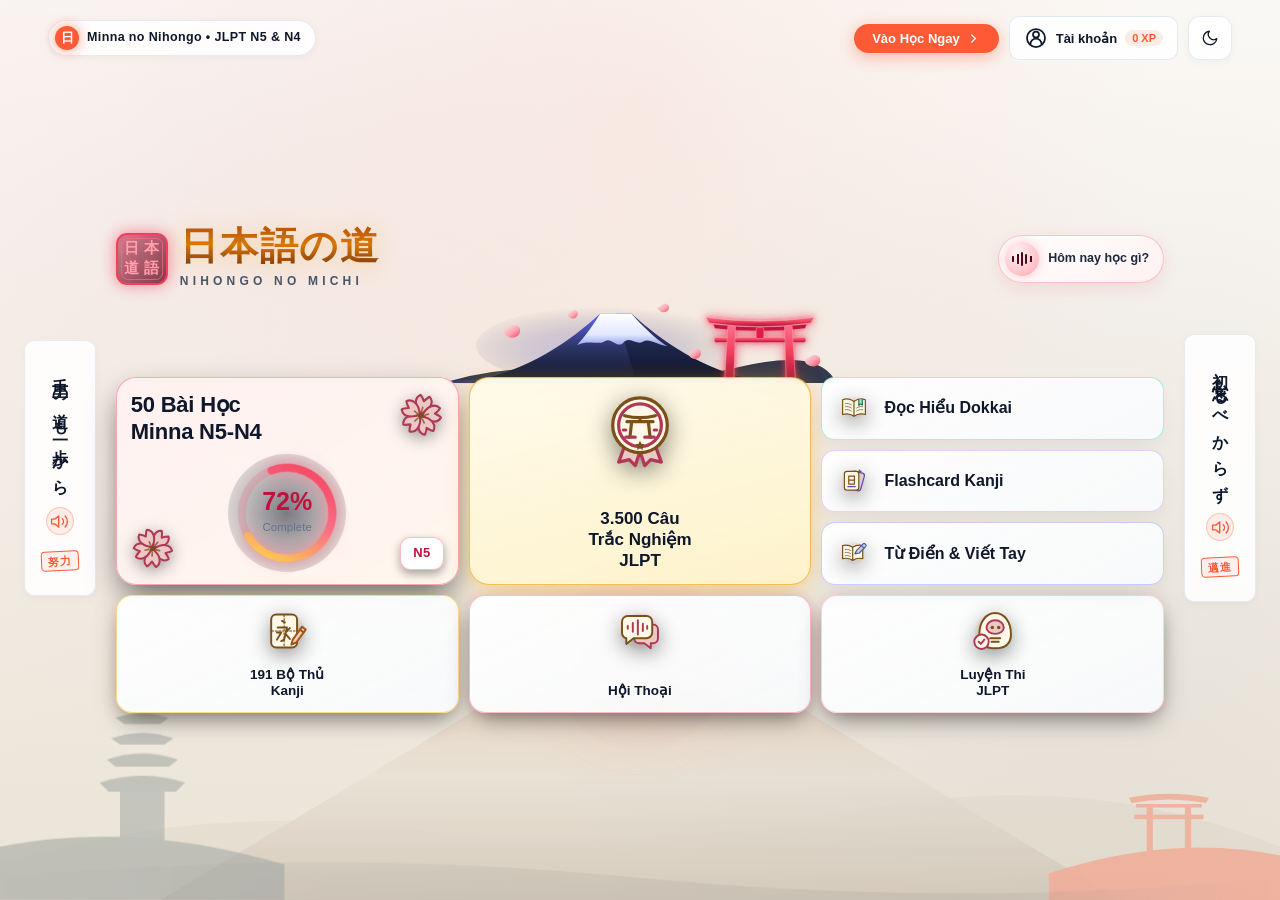
<file: index.html>
<!DOCTYPE html>
<html lang="vi" data-theme="light">
<head>
  <meta charset="UTF-8">
  <meta name="viewport" content="width=device-width, initial-scale=1.0, viewport-fit=cover">
  
  
  <script>
    (function() {
      try {
        var savedTheme = localStorage.getItem('minna_theme');
        var theme = savedTheme;
        if (!theme) {
          theme = (window.matchMedia && window.matchMedia('(prefers-color-scheme: dark)').matches) ? 'dark' : 'light';
        }
        document.documentElement.setAttribute('data-theme', theme);
        var metaTheme = document.querySelector('meta[name="theme-color"]');
        if (metaTheme) {
          metaTheme.setAttribute('content', theme === 'dark' ? '#070b14' : '#faf8f5');
        }
      } catch (e) {}
    })();
  </script>
  <title>Tự Học Tiếng Nhật N5 - N4 | Minna no Nihongo & Luyện Thi JLPT</title>
  
  
  <meta name="description" content="Nền tảng tự học tiếng Nhật N5 - N4 toàn diện: 50 bài Minna no Nihongo chuẩn SGK, 3.500 câu trắc nghiệm JLPT, 50 bài đọc hiểu Dokkai và 191 bộ thủ Kanji kèm hoạt họa bút thuận.">
  <meta name="keywords" content="học tiếng nhật, minna no nihongo, tự học tiếng nhật n5, tự học n4, luyện thi jlpt, 191 bộ thủ, dokkai tiếng nhật">
  <meta property="og:title" content="Tự Học Tiếng Nhật N5 - N4 | Minna no Nihongo & Luyện Thi JLPT">
  <meta property="og:description" content="Khóa học tiếng Nhật N5 & N4 toàn diện: 50 bài học, 3.500 câu trắc nghiệm, 50 bài đọc hiểu và 191 bộ thủ có phát âm giọng Tokyo.">
  <meta property="og:type" content="website">
  <meta name="theme-color" content="#070b14">

  
  <link rel="icon" type="image/png" sizes="16x16" href="icons/shiba-favicon-16.png?v=20261121_19">
  <link rel="icon" type="image/png" sizes="32x32" href="icons/shiba-favicon-32.png?v=20261121_19">
  <link rel="apple-touch-icon" sizes="180x180" href="icons/shiba-180.png?v=20261121_19">
  
  
  <meta http-equiv="Content-Security-Policy" content="
  default-src 'self';
  script-src 'self' 'unsafe-inline' https://cdn.jsdelivr.net https://static.cloudflareinsights.com;
  style-src 'self' 'unsafe-inline' https://fonts.googleapis.com;
  font-src 'self' https://fonts.gstatic.com data:;
  img-src 'self' data: https: blob:;
  media-src 'self' data: blob: https: https://speechgen.io https://translate.google.com https://dict.youdao.com;
  connect-src 'self' https://speechgen.io https://api.speechgen.io https://mazii.net https://*.mazii.net https://www.mazii.net https://inputtools.google.com https://www.google.com https://translate.google.com https://translate.googleapis.com https://generativelanguage.googleapis.com https://cloudflareinsights.com;
  frame-ancestors 'none';
  object-src 'none';
  base-uri 'self';
  form-action 'self';
  ">
  <meta http-equiv="X-Content-Type-Options" content="nosniff">
  <meta http-equiv="X-XSS-Protection" content="1; mode=block">
  <meta name="referrer" content="strict-origin-when-cross-origin">
  <meta http-equiv="Permissions-Policy" content="camera=(), microphone=(self), geolocation=(), payment=(), usb=(), interest-cohort=()">
  <meta http-equiv="Cache-Control" content="no-cache, no-store, must-revalidate">
  <meta http-equiv="Pragma" content="no-cache">
  <meta http-equiv="Expires" content="0">

  
  <link rel="preconnect" href="https://fonts.googleapis.com">
  <link rel="preconnect" href="https://fonts.gstatic.com" crossorigin>
  <link href="https://fonts.googleapis.com/css2?family=Orbitron:wght@500;600;700;800;900&family=Be+Vietnam+Pro:ital,wght@0,300;0,400;0,500;0,600;0,700;0,800;1,400;1,600&family=Noto+Sans+JP:wght@400;500;600;700;800&family=Roboto:ital,wght@0,400;0,500;0,700;1,400&family=Shippori+Mincho:wght@400;500;600;700&family=Zen+Kaku+Gothic+New:wght@400;500;700&display=swap" rel="stylesheet">
  
  
  <link rel="manifest" href="manifest.json?v=20261121_19">
  <link rel="stylesheet" href="style.css?v=20261121_19">
  <link rel="stylesheet" href="src/master_suite_style.css?v=20261121_19">
</head>
<body>
  
  <div class="liquid-glass-bg" aria-hidden="true">
  <div class="glass-blob blob-1"></div>
  <div class="glass-blob blob-2"></div>
  </div>

  
  <script>
    var _inlineCoverTimer = null;
    function enterApp(targetHash) {
      try {
        var cover = document.getElementById('cover-page-slide');
        if (cover) {
          if (_inlineCoverTimer) clearTimeout(_inlineCoverTimer);
          cover.classList.remove('is-opening');
          cover.classList.add('is-closing');
          cover.style.pointerEvents = 'none';
          cover.style.opacity = '0';
          _inlineCoverTimer = setTimeout(function() {
            cover.classList.add('hide-cover');
            cover.classList.remove('is-closing');
            cover.style.display = 'none';
            _inlineCoverTimer = null;
          }, 250);
        }
        try { sessionStorage.setItem('minna_cover_closed', 'true'); } catch(e) {}
        var target = targetHash || (window.selectedCoverTarget || (window.location && window.location.hash) || '#bai-1');
        var cleanId = target.replace('#', '');
        if (typeof window.switchModule === 'function') {
          window.switchModule(cleanId, true);
        } else if (window.location) {
          window.location.hash = target;
        }
      } catch (err) {
        var c = document.getElementById('cover-page-slide');
        if (c) c.style.display = 'none';
      }
    }
    window.enterApp = enterApp;
    window.handleEnterApp = enterApp;
    window.selectCoverTarget = function(hash) { enterApp(hash); };
    window.enterAppAt = function(hash) { enterApp(hash); };
    function returnToCoverPage() {
      try { sessionStorage.removeItem('minna_cover_closed'); } catch(e) {}
      var cover = document.getElementById('cover-page-slide');
      if (cover) {
        if (_inlineCoverTimer) {
          clearTimeout(_inlineCoverTimer);
          _inlineCoverTimer = null;
        }
        cover.classList.remove('hide-cover', 'is-closing');
        cover.classList.add('is-opening');
        cover.style.display = 'flex';
        cover.style.pointerEvents = 'auto';
        cover.style.opacity = '1';
        cover.scrollTop = 0;
        var raf = window.requestAnimationFrame || function(cb) { return setTimeout(cb, 16); };
        raf(function() {
          raf(function() {
            cover.classList.remove('is-opening');
          });
        });
      }
      try {
        if (window.history && window.history.replaceState) {
          window.history.replaceState(null, '', window.location.pathname + window.location.search);
        } else {
          window.location.hash = '';
        }
      } catch (e) {}
    }
    window.returnToCoverPage = returnToCoverPage;
  </script>

  
  <script>
    (function() {
      'use strict';
      try {
        if (window.self !== window.top) {
          // Đang bị nhúng trong iframe của trang khác → thoát tức thì
          window.top.location.replace(window.self.location.href);
        }
      } catch (e) {
        // Nếu bị chặn truy cập window.top (cross-origin iframe) → ẩn toàn bộ trang
        document.documentElement.style.display = 'none';
      }
    })();
  </script>

  
  <section id="cover-page-slide" class="cover-page-slide" aria-label="Trang bìa giới thiệu khóa học Tiếng Nhật">
  
  <div class="cover-bg-art" aria-hidden="true">
  <div class="japan-celestial">
  <div class="celestial-orb"></div>
  <div class="celestial-glow"></div>
  <div class="celestial-ring"></div>
  </div>
  
  
  <div class="cover-stars-layer">
  <span class="star s1"></span>
  <span class="star s2"></span>
  <span class="star s3"></span>
  <span class="star s4"></span>
  <span class="star s5"></span>
  <span class="star s6"></span>
  <span class="star s7"></span>
  <span class="star s8"></span>
  </div>

  
  <svg class="japan-landscape-svg" viewBox="0 0 1440 420" preserveAspectRatio="xMidYMax slice">
  <defs>
  <linearGradient id="fujiGradDark" x1="0%" y1="0%" x2="0%" y2="100%">
  <stop offset="0%" stop-color="#e07020" stop-opacity="0.35"/>
  <stop offset="50%" stop-color="#1c1612" stop-opacity="0.90"/>
  <stop offset="100%" stop-color="#0a0807" stop-opacity="0.98"/>
  </linearGradient>
  <linearGradient id="fujiGradLight" x1="0%" y1="0%" x2="0%" y2="100%">
  <stop offset="0%" stop-color="#c45a18" stop-opacity="0.28"/>
  <stop offset="60%" stop-color="#ded5c9" stop-opacity="0.75"/>
  <stop offset="100%" stop-color="#b09e8c" stop-opacity="0.90"/>
  </linearGradient>
  <linearGradient id="cloudGrad" x1="0%" y1="0%" x2="100%" y2="0%">
  <stop offset="0%" stop-color="currentColor" stop-opacity="0"/>
  <stop offset="25%" stop-color="currentColor" stop-opacity="0.18"/>
  <stop offset="75%" stop-color="currentColor" stop-opacity="0.25"/>
  <stop offset="100%" stop-color="currentColor" stop-opacity="0"/>
  </linearGradient>
  </defs>

  
  <path class="landscape-far-mountains" d="M 0,380 Q 220,310 460,340 T 960,320 T 1440,360 L 1440,420 L 0,420 Z"></path>

  
  <path class="fuji-base" d="M 180,420 L 480,240 Q 660,130 720,70 Q 780,130 960,240 L 1260,420 Z"></path>
  <path class="fuji-snow" d="M 660,130 Q 685,160 705,145 Q 720,165 735,145 Q 755,160 780,130 Q 755,100 720,70 Q 685,100 660,130 Z"></path>

  
  <g class="landscape-pagoda">
  <line x1="160" y1="140" x2="160" y2="185" stroke="currentColor" stroke-width="3"></line>
  <circle cx="160" cy="138" r="4" fill="currentColor"></circle>
  <path d="M 135,195 Q 160,185 185,195 L 175,202 L 145,202 Z" fill="currentColor"></path>
  <path d="M 130,215 Q 160,205 190,215 L 180,222 L 140,222 Z" fill="currentColor"></path>
  <path d="M 125,238 Q 160,226 195,238 L 185,245 L 135,245 Z" fill="currentColor"></path>
  <path d="M 120,262 Q 160,248 200,262 L 190,270 L 130,270 Z" fill="currentColor"></path>
  <path d="M 112,288 Q 160,272 208,288 L 198,298 L 122,298 Z" fill="currentColor"></path>
  <rect x="135" y="298" width="50" height="85" fill="currentColor" opacity="0.9"></rect>
  <path d="M 0,360 Q 150,330 320,380 L 320,420 L 0,420 Z" fill="currentColor"></path>
  </g>

  
  <g class="landscape-torii">
  <path d="M 1270,305 Q 1315,296 1360,305 L 1357,311 Q 1315,303 1273,311 Z" fill="currentColor"></path>
  <rect x="1278" y="312" width="74" height="4" fill="currentColor"></rect>
  <rect x="1276" y="324" width="78" height="5" fill="currentColor"></rect>
  <rect x="1290" y="312" width="7" height="75" fill="currentColor"></rect>
  <rect x="1333" y="312" width="7" height="75" fill="currentColor"></rect>
  <path d="M 1180,390 Q 1320,345 1440,370 L 1440,420 L 1180,420 Z" fill="currentColor"></path>
  </g>

  
  <path class="landscape-clouds" d="M 0,395 Q 360,360 720,395 T 1440,395 L 1440,420 L 0,420 Z" fill="url(#cloudGrad)"></path>
  </svg>

  
  <div class="sakura-petals-layer" aria-hidden="true">
  <span class="petal p1"></span>
  <span class="petal p2"></span>
  <span class="petal p3"></span>
  <span class="petal p4"></span>
  <span class="petal p5"></span>
  <span class="petal p6"></span>
  </div>
  </div>

  
  <div class="cover-top-bar">
  <div class="cover-top-badge">
  <span class="cover-brand-dot">日</span>
  <span class="cover-top-edition">Minna no Nihongo • JLPT N5 &amp; N4</span>
  <span class="cover-top-edition-short" aria-hidden="true">N5 • N4</span>
  </div>
  <div class="cover-top-actions">
  <button class="cover-quick-enter-btn" onclick="enterApp('#bai-1')" title="Bắt đầu vào học ngay">
  <span>Vào Học Ngay</span>
  <svg width="15" height="15" viewBox="0 0 24 24" fill="none" stroke="currentColor" stroke-width="1.5" stroke-linecap="round" stroke-linejoin="round">
  <polyline points="9 18 15 12 9 6"></polyline>
  </svg>
  </button>
  
  <button id="cover-account-btn" class="cover-account-btn" onclick="openUserAccountModal()" title="Hồ sơ học viên &amp; Đổi tài khoản" aria-label="Hồ sơ học viên">
  <span class="cover-account-avatar" id="cover-account-avatar" aria-hidden="true"><svg class="wa-avatar-svg" width="18" height="18" viewBox="0 0 24 24" fill="none" stroke="currentColor" stroke-width="1.5" stroke-linecap="round" stroke-linejoin="round" aria-hidden="true"><circle cx="12" cy="12" r="9"></circle><circle cx="12" cy="8.5" r="3"></circle><path d="M6.5 18c0-3 2.5-5.5 5.5-5.5s5.5 2.5 5.5 5.5"></path></svg></span>
  <span class="cover-account-name" id="cover-account-name">Tài khoản</span>
  <span class="cover-account-xp" id="cover-account-xp">0 XP</span>
  </button>
  <button id="cover-theme-toggle" class="cover-theme-toggle" aria-label="Đổi giao diện Sáng / Tối" title="Đổi giao diện Sáng / Tối">
  <span class="theme-icon light-icon" title="Chuyển sang giao diện Sáng">
  <svg class="theme-svg sun-svg" width="18" height="18" viewBox="0 0 24 24" fill="none" stroke="currentColor" stroke-width="1.5" stroke-linecap="round" stroke-linejoin="round">
  <circle cx="12" cy="12" r="4.5"></circle>
  <line x1="12" y1="2" x2="12" y2="4"></line>
  <line x1="12" y1="20" x2="12" y2="22"></line>
  <line x1="4.22" y1="4.22" x2="5.64" y2="5.64"></line>
  <line x1="18.36" y1="18.36" x2="19.78" y2="19.78"></line>
  <line x1="2" y1="12" x2="4" y2="12"></line>
  <line x1="20" y1="12" x2="22" y2="12"></line>
  <line x1="4.22" y1="19.78" x2="5.64" y2="18.36"></line>
  <line x1="18.36" y1="5.64" x2="19.78" y2="4.22"></line>
  </svg>
  </span>
  <span class="theme-icon dark-icon" title="Chuyển sang giao diện Tối">
  <svg class="theme-svg moon-svg" width="18" height="18" viewBox="0 0 24 24" fill="none" stroke="currentColor" stroke-width="1.5" stroke-linecap="round" stroke-linejoin="round">
  <path d="M21 12.79A9 9 0 1 1 11.21 3 7 7 0 0 0 21 12.79z"></path>
  </svg>
  </span>
  </button>
  </div>
  </div>

  
  <div class="cover-container">
  
  <div class="cover-vertical-kanji cover-kanji-left">
  <div class="cover-kanji-card" onclick="speakCoverQuote('千里の道も一歩から', this, event)" role="button" tabindex="0" title="Chạm để nghe phát âm: Vạn dặm khởi đầu từ một bước chân">
  <span class="kanji-vertical-text">千里の道も一歩から</span>
  <span class="cover-kanji-audio-btn" aria-label="Nghe câu châm ngôn">
  <svg class="voice-icon-svg" width="14" height="14" viewBox="0 0 24 24" fill="none" stroke="currentColor" stroke-width="1.5" stroke-linecap="round" stroke-linejoin="round">
  <polygon points="11 5 6 9 2 9 2 15 6 15 11 19 11 5"></polygon>
  <path d="M15.54 8.46a5 5 0 0 1 0 7.07"></path>
  <path d="M19.07 4.93a10 10 0 0 1 0 14.14"></path>
  </svg>
  </span>
  <div class="cover-hanko-seal">努力</div>
  </div>
  </div>

  
  <div class="cover-hero-content neo-edo-stage">
  
  <div class="cover-zen-badge neo-sr-badge" aria-hidden="true">
  <span class="zen-pulse-dot"></span>
  <span class="zen-text">HỆ SINH THÁI TỰ HỌC TIẾNG NHẬT N5 &amp; N4 CHUẨN QUỐC TẾ</span>
  </div>

  
  <div class="neo-edo-header-row">
  
  <div class="neo-hanko-logo-box" aria-hidden="true" title="Ấn triện Nhật Ngữ Chi Đạo">
  <div class="neo-hanko-inner-grid">
  <span>日</span><span>本</span>
  <span>道</span><span>語</span>
  </div>
  </div>

  
  <h1 class="cover-main-title neo-edo-main-title">
  <span class="cover-title-row">
  <span class="cover-title-hero">日本語の道</span>
  <span class="cover-hero-hanko" aria-hidden="true">極意</span>
  </span>
  <span class="cover-title-romaji">NIHONGO NO MICHI</span>
  </h1>

  
  <div class="cover-greeting-card neo-greeting-pill" onclick="speakTokyoGreeting(this, event)" role="button" tabindex="0" title="Chạm để nghe lời chào tiếng Nhật chuẩn giọng Tokyo">
  <div class="greeting-speaker-badge neo-wave-circle">
  <div class="greeting-waveform" aria-hidden="true">
  <span class="wave-bar"></span>
  <span class="wave-bar"></span>
  <span class="wave-bar"></span>
  <span class="wave-bar"></span>
  <span class="wave-bar"></span>
  </div>
  <svg class="voice-icon-svg neo-fallback-speaker" width="14" height="14" viewBox="0 0 24 24" fill="none" stroke="currentColor" stroke-width="1.5" stroke-linecap="round" stroke-linejoin="round" aria-hidden="true">
  <polygon points="11 5 6 9 2 9 2 15 6 15 11 19 11 5"></polygon>
  <path d="M15.54 8.46a5 5 0 0 1 0 7.07"></path>
  </svg>
  </div>
  <div class="greeting-text-wrap">
  <span class="greeting-vi neo-greeting-prompt">Hôm nay học gì?</span>
  <span class="greeting-jp">「こんにちは！日本語の世界へようこそ」</span>
  </div>
  <span class="greeting-listen-tag">Nghe thử</span>
  </div>
  </div>

  
  <div class="neo-edo-horizon-art" aria-hidden="true">
  <svg class="neo-horizon-svg" viewBox="0 0 600 132" preserveAspectRatio="xMidYMax meet">
  <defs>
  <radialGradient id="neoFujiBackGlow" cx="44%" cy="55%" r="52%">
  <stop offset="0%" stop-color="#818cf8" stop-opacity="0.38"/>
  <stop offset="55%" stop-color="#312e81" stop-opacity="0.16"/>
  <stop offset="100%" stop-color="#090d1a" stop-opacity="0"/>
  </radialGradient>
  <linearGradient id="neoFujiBodyGrad" x1="0%" y1="0%" x2="0%" y2="100%">
  <stop offset="0%" stop-color="#6366f1"/>
  <stop offset="48%" stop-color="#2e3668"/>
  <stop offset="100%" stop-color="#0f152a"/>
  </linearGradient>
  <linearGradient id="neoFujiSnowGrad" x1="0%" y1="0%" x2="0%" y2="100%">
  <stop offset="0%" stop-color="#ffffff"/>
  <stop offset="65%" stop-color="#e0e7ff"/>
  <stop offset="100%" stop-color="#a5b4fc" stop-opacity="0.85"/>
  </linearGradient>
  <linearGradient id="neoToriiNeonGrad" x1="0%" y1="0%" x2="0%" y2="100%">
  <stop offset="0%" stop-color="#ff6b8b"/>
  <stop offset="45%" stop-color="#f43f5e"/>
  <stop offset="100%" stop-color="#9f1239"/>
  </linearGradient>
  <linearGradient id="neoPetalGrad" x1="0%" y1="0%" x2="100%" y2="100%">
  <stop offset="0%" stop-color="#ffe4e6"/>
  <stop offset="55%" stop-color="#fda4af"/>
  <stop offset="100%" stop-color="#f43f5e"/>
  </linearGradient>
  <filter id="neoToriiGlow" x="-25%" y="-25%" width="150%" height="150%">
  <feDropShadow dx="0" dy="0" stdDeviation="4" flood-color="#f43f5e" flood-opacity="0.75"/>
  <feDropShadow dx="0" dy="0" stdDeviation="9" flood-color="#e11d48" flood-opacity="0.45"/>
  </filter>
  </defs>

  
  <ellipse cx="265" cy="74" rx="220" ry="64" fill="url(#neoFujiBackGlow)"/>

  
  <path d="M 0,130 Q 110,98 220,118 T 450,108 T 600,124 L 600,132 L 0,132 Z" fill="#131b31" opacity="0.85"/>

  
  <path d="M 38,130 C 128,112 192,66 238,24 L 286,24 C 332,66 396,112 486,130 Z" fill="url(#neoFujiBodyGrad)"/>
  
  <path d="M 262,24 L 286,24 C 332,66 396,112 486,130 L 295,130 C 282,92 272,56 262,24 Z" fill="#0d1326" opacity="0.46"/>
  
  <path d="M 238,24 L 286,24 C 304,44 322,62 342,75 C 324,72 314,62 304,68 C 294,74 285,58 274,69 C 264,80 256,60 245,67 C 234,74 222,64 202,73 C 216,58 228,40 238,24 Z" fill="url(#neoFujiSnowGrad)"/>
  
  <ellipse cx="260" cy="130" rx="285" ry="4" fill="#6366f1" opacity="0.22"/>

  
  <g filter="url(#neoToriiGlow)">
  
  <path d="M 402,30 Q 486,42 570,30 L 565,39 Q 486,50 407,39 Z" fill="url(#neoToriiNeonGrad)" stroke="#fda4af" stroke-width="1"/>
  <path d="M 414,41 Q 486,50 558,41 L 556,47 Q 486,55 416,47 Z" fill="#be123c"/>
  
  <rect x="415" y="61" width="142" height="8" rx="3" fill="url(#neoToriiNeonGrad)" stroke="#fda4af" stroke-width="0.8"/>
  
  <rect x="480" y="46" width="12" height="17" rx="2" fill="#e11d48" stroke="#fda4af" stroke-width="0.8"/>
  
  <path d="M 436,44 L 448,44 L 445,132 L 431,132 Z" fill="url(#neoToriiNeonGrad)" stroke="#fda4af" stroke-width="0.7"/>
  <path d="M 524,44 L 536,44 L 541,132 L 527,132 Z" fill="url(#neoToriiNeonGrad)" stroke="#fda4af" stroke-width="0.7"/>
  
  <rect x="428" y="124" width="20" height="8" rx="2" fill="#881337"/>
  <rect x="524" y="124" width="20" height="8" rx="2" fill="#881337"/>
  </g>

  
  <path d="M 96,46 C 106,38 118,44 112,56 C 106,66 90,62 88,52 C 87,48 92,48 96,46 Z" fill="url(#neoPetalGrad)"/>
  <path d="M 192,22 C 198,16 206,20 202,28 C 198,35 188,32 187,25 Z" fill="url(#neoPetalGrad)" opacity="0.88"/>
  <path d="M 332,12 C 338,6 348,10 344,18 C 340,25 328,22 327,15 Z" fill="url(#neoPetalGrad)" opacity="0.92"/>
  <path d="M 380,82 C 388,75 398,80 393,90 C 388,98 376,94 375,86 Z" fill="url(#neoPetalGrad)"/>
  <path d="M 562,92 C 572,84 584,90 578,102 C 572,110 556,106 555,96 Z" fill="url(#neoPetalGrad)"/>
  </svg>
  </div>

  
  <div class="cover-features-grid neo-edo-bento-grid">
  
  <div class="cover-feature-card bento-hero-card" data-target="#bai-1" onclick="enterApp('#bai-1')" role="button" tabindex="0" title="Vào học ngay: 50 Bài Học Minna N5 - N4">
  <span class="bento-hanko-stamp" aria-hidden="true">初級</span>

  
  <svg class="bento-sakura-3d sakura-top-right cover-emblem" viewBox="0 0 64 64" aria-hidden="true" focusable="false">
    
    <g transform="rotate(12 32 32)">
      <g class="cover-emblem-tint cover-emblem-accent"><path d="M32 30C21 23 19 12 26 7c2 1 4 4 6 7 2-3 4-6 6-7 7 5 5 16-6 23Z" transform="rotate(0 32 32)"></path>
      <path d="M32 30C21 23 19 12 26 7c2 1 4 4 6 7 2-3 4-6 6-7 7 5 5 16-6 23Z" transform="rotate(72 32 32)"></path>
      <path d="M32 30C21 23 19 12 26 7c2 1 4 4 6 7 2-3 4-6 6-7 7 5 5 16-6 23Z" transform="rotate(144 32 32)"></path>
      <path d="M32 30C21 23 19 12 26 7c2 1 4 4 6 7 2-3 4-6 6-7 7 5 5 16-6 23Z" transform="rotate(216 32 32)"></path>
      <path d="M32 30C21 23 19 12 26 7c2 1 4 4 6 7 2-3 4-6 6-7 7 5 5 16-6 23Z" transform="rotate(288 32 32)"></path></g>
      <path class="cover-emblem-detail" d="M32 27v-5m5 9 4-2m-6 8 3 4m-9-4-3 4m1-10-4-2"></path>
      <circle class="cover-emblem-solid" cx="32" cy="33" r="3.5"></circle>
    </g>
  </svg>

  
  <svg class="bento-sakura-3d sakura-bottom-left cover-emblem" viewBox="0 0 64 64" aria-hidden="true" focusable="false">
    
    <g transform="rotate(40 32 32)">
      <g class="cover-emblem-tint cover-emblem-accent"><path d="M32 30C21 23 19 12 26 7c2 1 4 4 6 7 2-3 4-6 6-7 7 5 5 16-6 23Z" transform="rotate(0 32 32)"></path>
      <path d="M32 30C21 23 19 12 26 7c2 1 4 4 6 7 2-3 4-6 6-7 7 5 5 16-6 23Z" transform="rotate(72 32 32)"></path>
      <path d="M32 30C21 23 19 12 26 7c2 1 4 4 6 7 2-3 4-6 6-7 7 5 5 16-6 23Z" transform="rotate(144 32 32)"></path>
      <path d="M32 30C21 23 19 12 26 7c2 1 4 4 6 7 2-3 4-6 6-7 7 5 5 16-6 23Z" transform="rotate(216 32 32)"></path>
      <path d="M32 30C21 23 19 12 26 7c2 1 4 4 6 7 2-3 4-6 6-7 7 5 5 16-6 23Z" transform="rotate(288 32 32)"></path></g>
      <path class="cover-emblem-detail" d="M32 27v-5m5 9 4-2m-6 8 3 4m-9-4-3 4m1-10-4-2"></path>
      <circle class="cover-emblem-solid" cx="32" cy="33" r="3.5"></circle>
    </g>
  </svg>

  
  <div class="feature-info neo-hero-header-info">
  <span class="bento-sub-badge badge-sakura">TRỌNG TÂM N5 • N4</span>
  <h3 class="feature-title">50 Bài Học<br>Minna N5-N4</h3>
  <span class="bento-card-meta"></span>
  </div>

  
  <div class="feature-stat-box accent-sakura bento-progress-ring neo-hero-ring-center">
  <svg class="bento-ring-svg" viewBox="0 0 120 120" aria-hidden="true">
  <defs>
  <linearGradient id="neoHeroRingGrad" x1="0%" y1="0%" x2="100%" y2="100%">
  <stop offset="0%" stop-color="#fde047"/>
  <stop offset="50%" stop-color="#fb7185"/>
  <stop offset="100%" stop-color="#f43f5e"/>
  </linearGradient>
  </defs>
  <circle class="ring-track" cx="60" cy="60" r="46" fill="none" stroke-width="8"></circle>
  <circle class="ring-fill" cx="60" cy="60" r="46" fill="none" stroke="url(#neoHeroRingGrad)" stroke-width="8" stroke-dasharray="208 290" stroke-linecap="round"></circle>
  </svg>
  <span class="neo-ring-pct">72%</span>
  <span class="neo-ring-sub">Complete</span>
  <span class="stat-num neo-sr-stat">50</span>
  <span class="stat-unit neo-sr-stat">BÀI HỌC</span>
  </div>

  
  <span class="neo-level-pill" aria-hidden="true">N5</span>

  <svg class="feature-card-arrow" width="14" height="14" viewBox="0 0 24 24" fill="none" stroke="currentColor" stroke-width="1.5" stroke-linecap="round" stroke-linejoin="round" aria-hidden="true">
  <path d="M9 18l6-6-6-6"></path>
  </svg>
  </div>

  
  <div class="cover-feature-card bento-highlight-card" data-target="#quiz-1" onclick="enterApp('#quiz-1')" role="button" tabindex="0" title="Làm bài ngay: 3.500 Câu Trắc Nghiệm JLPT">
  <span class="bento-hanko-stamp" aria-hidden="true">特訓</span>

  
  <div class="neo-medallion-stage" aria-hidden="true">
  <svg class="neo-medallion-svg cover-emblem" viewBox="0 0 64 64" aria-hidden="true" focusable="false">
    
    <path class="cover-emblem-accent cover-emblem-tint" d="m20 43-6 16 9-2 5 5 5-15m11-4 6 16-9-2-5 5-5-15"></path>
    <circle class="cover-emblem-ground" cx="32" cy="28" r="23"></circle>
    <circle class="cover-emblem-line" cx="32" cy="28" r="23"></circle>
    <circle class="cover-emblem-accent" cx="32" cy="28" r="18"></circle>
    <path class="cover-emblem-line" d="M19 20c8 2 18 2 26 0m-24 5h22M25 25l-1.5 13M39 25l1.5 13m-8.5-16v3"></path>
    <path class="cover-emblem-accent" d="M18 32h2m24 0h2M20 38h8m8 0h8"></path>
    <path class="cover-emblem-solid" d="m32 41 1.2 2.6 2.8.4-2 2 .4 2.8-2.4-1.4-2.4 1.4.4-2.8-2-2 2.8-.4Z"></path>
  </svg>
  </div>

  <div class="feature-stat-box accent-amber neo-sr-stat">
  <span class="stat-num">3.500</span>
  <span class="stat-unit">CÂU HỎI</span>
  </div>

  <div class="feature-info neo-highlight-info">
  <span class="bento-sub-badge badge-amber">PHẢN XẠ JLPT</span>
  <h3 class="feature-title">3.500 Câu<br>Trắc Nghiệm<br>JLPT</h3>
  <span class="bento-card-meta"></span>
  </div>

  <svg class="feature-card-arrow" width="14" height="14" viewBox="0 0 24 24" fill="none" stroke="currentColor" stroke-width="1.5" stroke-linecap="round" stroke-linejoin="round" aria-hidden="true">
  <path d="M9 18l6-6-6-6"></path>
  </svg>
  </div>

  
  <div class="cover-feature-card bento-vertical-card bento-accent-amber" data-target="#radicals-1" onclick="enterApp('#radicals-1')" role="button" tabindex="0" title="Vào tra cứu ngay: 191 Bộ Thủ Kanji">
  <span class="bento-hanko-stamp" aria-hidden="true">部首</span>
  <div class="neo-card-illust" aria-hidden="true">
  <svg class="neo-illust-svg bento-emblem-svg cover-emblem" viewBox="0 0 64 64" aria-hidden="true" focusable="false">
    
    <circle class="cover-emblem-halo" cx="32" cy="32" r="25"></circle>
    <rect class="cover-emblem-ground cover-emblem-line" x="10" y="9" width="36" height="46" rx="7"></rect>
    <path class="cover-emblem-detail" d="M28 10v44M11 32h34" stroke-dasharray="2 3"></path>
    <path class="cover-emblem-line" d="m25 18 4 2m-10 7h13l-4 17-4 2m-6-12h6l-6 10m13-11 5-5m-6 8 6 7"></path>
    <path class="cover-emblem-accent cover-emblem-tint" d="m40 44 13-18 5 4-13 18-7 3 2-7Z"></path>
    <path class="cover-emblem-accent" d="m50 30 5 4"></path>
  </svg>
  </div>
  <div class="feature-stat-box accent-purple neo-sr-stat">
  <span class="stat-num">191</span>
  <span class="stat-unit">BỘ THỦ</span>
  </div>
  <div class="feature-info neo-vertical-info">
  <h3 class="feature-title">191 Bộ Thủ<br>Kanji</h3>
  <span class="bento-card-meta"></span>
  </div>
  <svg class="feature-card-arrow" width="14" height="14" viewBox="0 0 24 24" fill="none" stroke="currentColor" stroke-width="1.5" stroke-linecap="round" stroke-linejoin="round" aria-hidden="true">
  <path d="M9 18l6-6-6-6"></path>
  </svg>
  </div>

  
  <div class="cover-feature-card bento-vertical-card bento-accent-sakura" data-target="#kaiwa-1" onclick="enterApp('#kaiwa-1')" role="button" tabindex="0" title="Vào luyện ngay: 50 Bài Hội Thoại &amp; 練習C">
  <span class="bento-hanko-stamp" aria-hidden="true">会話</span>
  <div class="neo-card-illust" aria-hidden="true">
  <svg class="neo-illust-svg bento-emblem-svg cover-emblem" viewBox="0 0 64 64" aria-hidden="true" focusable="false">
    
    <circle class="cover-emblem-halo" cx="32" cy="32" r="25"></circle>
    <path class="cover-emblem-accent cover-emblem-tint" d="M31 23h19a7 7 0 0 1 7 7v12a7 7 0 0 1-7 7h-3v7l-9-7h-7a7 7 0 0 1-7-7V30a7 7 0 0 1 7-7Z"></path>
    <path class="cover-emblem-ground cover-emblem-line" d="M15 11h26a8 8 0 0 1 8 8v15a8 8 0 0 1-8 8H23l-10 8v-8a8 8 0 0 1-6-8V19a8 8 0 0 1 8-8Z"></path>
    <path class="cover-emblem-accent" d="M15 25v4m7-8v12m7-16v20m7-15v10m6-7v4"></path>
  </svg>
  </div>
  <div class="feature-stat-box accent-sky neo-sr-stat">
  <span class="stat-num">50</span>
  <span class="stat-unit">HỘI THOẠI</span>
  </div>
  <div class="feature-info neo-vertical-info">
  <h3 class="feature-title">Hội Thoại</h3>
  <span class="bento-card-meta"></span>
  </div>
  <svg class="feature-card-arrow" width="14" height="14" viewBox="0 0 24 24" fill="none" stroke="currentColor" stroke-width="1.5" stroke-linecap="round" stroke-linejoin="round" aria-hidden="true">
  <path d="M9 18l6-6-6-6"></path>
  </svg>
  </div>

  
  <div class="cover-feature-card bento-vertical-card bento-accent-rose" data-target="#exam" onclick="enterApp('#exam')" role="button" tabindex="0" title="Vào thi ngay: 50 Đề Thi JLPT N5 &amp; N4">
  <span class="bento-hanko-stamp" aria-hidden="true">試験</span>
  <div class="neo-card-illust" aria-hidden="true">
  <svg class="neo-illust-svg bento-emblem-svg cover-emblem" viewBox="0 0 64 64" aria-hidden="true" focusable="false">
    
    <circle class="cover-emblem-halo" cx="32" cy="32" r="25"></circle>
    <path class="cover-emblem-ground cover-emblem-line" d="M35 7c13 0 22 13 22 29 0 13-8 20-22 20S13 49 13 36C13 20 22 7 35 7Z"></path>
    <path class="cover-emblem-tint cover-emblem-accent" d="M23 27c0-5 5-10 12-10s12 5 12 10-5 9-12 9-12-4-12-9Z"></path>
    <circle class="cover-emblem-solid" cx="31" cy="27" r="2.4"></circle>
    <circle class="cover-emblem-solid" cx="40" cy="27" r="2.4"></circle>
    <path class="cover-emblem-line" d="M28 42h14m-12 5h10"></path>
    <circle class="cover-emblem-ground cover-emblem-accent" cx="16" cy="47" r="10"></circle>
    <path class="cover-emblem-accent" d="m12 47 3 3 5-6"></path>
  </svg>
  </div>
  <div class="feature-stat-box accent-sakura neo-sr-stat">
  <span class="stat-num">50</span>
  <span class="stat-unit">ĐỀ THI</span>
  </div>
  <div class="feature-info neo-vertical-info">
  <h3 class="feature-title">Luyện Thi<br>JLPT</h3>
  <span class="bento-card-meta"></span>
  </div>
  <svg class="feature-card-arrow" width="14" height="14" viewBox="0 0 24 24" fill="none" stroke="currentColor" stroke-width="1.5" stroke-linecap="round" stroke-linejoin="round" aria-hidden="true">
  <path d="M9 18l6-6-6-6"></path>
  </svg>
  </div>

  
  <div class="cover-feature-card bento-vertical-card bento-mini-card bento-accent-emerald" data-target="#dokkai-1" onclick="enterApp('#dokkai-1')" role="button" tabindex="0" title="Vào luyện ngay: 50 Bài Đọc Hiểu Dokkai">
  <span class="bento-hanko-stamp" aria-hidden="true">読解</span>
  <div class="neo-card-illust" aria-hidden="true">
  <svg class="neo-illust-svg bento-emblem-svg cover-emblem" viewBox="0 0 64 64" aria-hidden="true" focusable="false">
    
    <circle class="cover-emblem-halo" cx="32" cy="32" r="25"></circle>
    <path class="cover-emblem-ground cover-emblem-line" d="M32 17c-8-6-17-7-26-4v34c9-3 18-2 26 4 8-6 17-7 26-4V13c-9-3-18-2-26 4Zm0 0v34"></path>
    <path class="cover-emblem-detail" d="M12 22c5-1 10 0 14 3m-14 4c5-1 10 0 14 3m-14 4c5-1 10 0 14 3m12-7c4-3 9-4 14-3m-14 10c4-3 9-4 14-3"></path>
    <path class="cover-emblem-accent cover-emblem-tint" d="M43 13v13l4-3 4 2V12"></path>
  </svg>
  </div>
  <div class="feature-stat-box accent-emerald neo-sr-stat">
  <span class="stat-num">50</span>
  <span class="stat-unit">BÀI ĐỌC</span>
  </div>
  <div class="feature-info neo-vertical-info">
  <h3 class="feature-title">Đọc Hiểu Dokkai</h3>
  <span class="bento-card-meta"></span>
  </div>
  <svg class="feature-card-arrow" width="14" height="14" viewBox="0 0 24 24" fill="none" stroke="currentColor" stroke-width="1.5" stroke-linecap="round" stroke-linejoin="round" aria-hidden="true">
  <path d="M9 18l6-6-6-6"></path>
  </svg>
  </div>

  
  <div class="cover-feature-card bento-vertical-card bento-mini-card bento-accent-purple" data-target="#kanji-1" onclick="enterApp('#kanji-1')" role="button" tabindex="0" title="Vào xem ngay: Mẹo Nhớ &amp; Flashcard Kanji 50 Bài">
  <span class="bento-hanko-stamp" aria-hidden="true">漢字</span>
  <div class="neo-card-illust" aria-hidden="true">
  <svg class="neo-illust-svg bento-emblem-svg cover-emblem" viewBox="0 0 64 64" aria-hidden="true" focusable="false">
    
    <circle class="cover-emblem-halo" cx="32" cy="32" r="25"></circle>
    <rect class="cover-emblem-accent cover-emblem-tint" x="24" y="11" width="28" height="42" rx="6" transform="rotate(16 38 32)"></rect>
    <rect class="cover-emblem-ground cover-emblem-line" x="10" y="10" width="33" height="43" rx="6"></rect>
    <path class="cover-emblem-line" d="M20 21h13v18H20zm1 9h11"></path>
    <path class="cover-emblem-accent" d="M18 45h17m10-38v6m-3-3h6"></path>
  </svg>
  </div>
  <div class="feature-stat-box accent-amber neo-sr-stat">
  <span class="stat-num">50</span>
  <span class="stat-unit">KANJI</span>
  </div>
  <div class="feature-info neo-vertical-info">
  <h3 class="feature-title">Flashcard Kanji</h3>
  <span class="bento-card-meta"></span>
  </div>
  <svg class="feature-card-arrow" width="14" height="14" viewBox="0 0 24 24" fill="none" stroke="currentColor" stroke-width="1.5" stroke-linecap="round" stroke-linejoin="round" aria-hidden="true">
  <path d="M9 18l6-6-6-6"></path>
  </svg>
  </div>

  
  <div class="cover-feature-card bento-vertical-card bento-mini-card bento-accent-indigo" data-target="#mazii-dict" onclick="enterApp('#mazii-dict')" role="button" tabindex="0" title="Tra cứu trực tiếp Từ vựng &amp; Chữ Hán có bảng viết tay AI">
  <span class="bento-hanko-stamp" aria-hidden="true">辞書</span>
  <div class="neo-card-illust" aria-hidden="true">
  <svg class="neo-illust-svg bento-emblem-svg cover-emblem" viewBox="0 0 64 64" aria-hidden="true" focusable="false">
    
    <circle class="cover-emblem-halo" cx="32" cy="32" r="25"></circle>
    <path class="cover-emblem-ground cover-emblem-line" d="M29 19c-7-5-15-6-23-4v30c8-2 16-1 23 4 7-5 15-6 23-4V15c-8-2-16-1-23 4Zm0 0v30"></path>
    <path class="cover-emblem-detail" d="M12 24c4-1 8 0 12 2m-12 5c4-1 8 0 12 2m-12 5c4-1 8 0 12 2"></path>
    <path class="cover-emblem-accent cover-emblem-tint" d="m34 34 4-8 15-15a3 3 0 0 1 4 0l2 2a3 3 0 0 1 0 4L44 32l-10 2Z"></path>
    <path class="cover-emblem-accent" d="m49 15 6 6"></path>
  </svg>
  </div>
  <div class="feature-stat-box accent-indigo neo-sr-stat">
  <span class="stat-num">
  <svg width="20" height="20" viewBox="0 0 24 24" fill="none" stroke="currentColor" stroke-width="1.5" stroke-linecap="round" stroke-linejoin="round" aria-hidden="true">
  <path d="M2 3h6a4 4 0 0 1 4 4v14a3 3 0 0 0-3-3H2z"></path>
  <path d="M22 3h-6a4 4 0 0 0-4 4v14a3 3 0 0 1 3-3h7z"></path>
  </svg>
  </span>
  <span class="stat-unit">TỪ ĐIỂN</span>
  </div>
  <div class="feature-info neo-vertical-info">
  <h3 class="feature-title">Từ Điển &amp; Viết Tay</h3>
  <span class="bento-card-meta"></span>
  </div>
  <svg class="feature-card-arrow" width="14" height="14" viewBox="0 0 24 24" fill="none" stroke="currentColor" stroke-width="1.5" stroke-linecap="round" stroke-linejoin="round" aria-hidden="true">
  <path d="M9 18l6-6-6-6"></path>
  </svg>
  </div>
  </div>
  </div>

  
  <div class="cover-vertical-kanji cover-kanji-right">
  <div class="cover-kanji-card" onclick="speakCoverQuote('初心忘るべからず', this, event)" role="button" tabindex="0" title="Chạm để nghe phát âm: Chớ quên tâm niệm thuở ban đầu">
  <span class="kanji-vertical-text">初心忘るべからず</span>
  <span class="cover-kanji-audio-btn" aria-label="Nghe câu châm ngôn">
  <svg class="voice-icon-svg" width="14" height="14" viewBox="0 0 24 24" fill="none" stroke="currentColor" stroke-width="1.5" stroke-linecap="round" stroke-linejoin="round">
  <polygon points="11 5 6 9 2 9 2 15 6 15 11 19 11 5"></polygon>
  <path d="M15.54 8.46a5 5 0 0 1 0 7.07"></path>
  <path d="M19.07 4.93a10 10 0 0 1 0 14.14"></path>
  </svg>
  </span>
  <div class="cover-hanko-seal">邁進</div>
  </div>
  </div>
  </div>
  </section>

  
  <header class="app-header">
  <div class="header-left">
  
  <div class="header-nav-pill-group">
  <button id="menu-toggle-btn" class="menu-toggle-btn" aria-label="Đóng mở menu" aria-expanded="false" title="Mở menu bài học (Ctrl + B)">
  <svg class="menu-icon-svg" width="18" height="18" viewBox="0 0 24 24" fill="none" stroke="currentColor" stroke-width="1.5" stroke-linecap="round" stroke-linejoin="round" aria-hidden="true">
  <line x1="3" y1="6" x2="21" y2="6"></line>
  <line x1="3" y1="12" x2="15" y2="12"></line>
  <line x1="3" y1="18" x2="21" y2="18"></line>
  </svg>
  <span class="menu-btn-label">Mục lục</span>
  </button>

  <button id="btn-return-home" class="header-action-btn btn-return-home" onclick="returnToCoverPage()" aria-label="Về trang chủ giới thiệu" title="Về trang chủ (Trang bìa giới thiệu)">
  <svg class="home-icon-svg" width="18" height="18" viewBox="0 0 24 24" fill="none" stroke="currentColor" stroke-width="1.5" stroke-linecap="round" stroke-linejoin="round" aria-hidden="true">
  <path d="M3 9l9-7 9 7v11a2 2 0 0 1-2 2H5a2 2 0 0 1-2-2z"></path>
  <polyline points="9 22 9 12 15 12 15 22"></polyline>
  </svg>
  </button>
  </div>
  </div>

  
  <div class="header-search-container" id="header-search-container">
  <div class="search-box-wrapper" id="search-box-wrapper">
  <svg class="search-icon" width="15" height="15" viewBox="0 0 24 24" fill="none" stroke="currentColor" stroke-width="1.5" stroke-linecap="round" stroke-linejoin="round" aria-hidden="true">
  <circle cx="11" cy="11" r="8"></circle>
  <line x1="21" y1="21" x2="16.65" y2="16.65"></line>
  <path class="icon-detail" d="M8 11a3 3 0 0 1 3-3"></path>
  </svg>
  <input 
  type="text" 
  id="quick-search-input" 
  class="quick-search-input" 
  placeholder="Tìm bài học hoặc tra từ điển..." 
  autocomplete="off" 
  spellcheck="false"
  >
  <button type="button" id="search-clear-btn" class="search-clear-btn" aria-label="Xóa tìm kiếm" title="Xóa tìm kiếm" style="display:none;">
  <svg class="search-clear-icon" width="14" height="14" viewBox="0 0 24 24" fill="none" stroke="currentColor" stroke-width="1.5" stroke-linecap="round" stroke-linejoin="round" aria-hidden="true">
  <line x1="18" y1="6" x2="6" y2="18"></line>
  <line x1="6" y1="6" x2="18" y2="18"></line>
  </svg>
  </button>
  <button type="button" id="search-voice-btn" class="search-voice-btn" aria-label="Tìm kiếm bằng giọng nói" title="Tra cứu bằng giọng nói (Tiếng Nhật / Tiếng Việt)">
  <svg class="search-voice-icon" width="15" height="15" viewBox="0 0 24 24" fill="none" stroke="currentColor" stroke-width="1.5" stroke-linecap="round" stroke-linejoin="round" aria-hidden="true">
  <path d="M12 1a3 3 0 0 0-3 3v8a3 3 0 0 0 6 0V4a3 3 0 0 0-3-3z"></path>
  <path class="icon-detail" d="M19 10v2a7 7 0 0 1-14 0v-2"></path>
  <line x1="12" y1="19" x2="12" y2="23"></line>
  <line x1="8" y1="23" x2="16" y2="23"></line>
  </svg>
  </button>
  </div>

  
  <div id="search-dropdown" class="search-dropdown">
  <div class="search-dropdown-quick-tools" id="search-dropdown-quick-tools">
  <button type="button" class="search-dropdown-hw-btn" id="search-dropdown-hw-btn" title="Mở bảng vẽ nhận diện chữ viết tay Kanji bằng AI">
  <span class="hw-icon-wrap" aria-hidden="true">
  <svg class="icon-svg" width="15" height="15" viewBox="0 0 24 24" fill="none" stroke="currentColor" stroke-width="1.5" stroke-linecap="round" stroke-linejoin="round" aria-hidden="true"><path d="M17 3a2.828 2.828 0 1 1 4 4L7.5 20.5 2 22l1.5-5.5L17 3z"></path></svg>
  </span>
  <span class="hw-text-col">
  <span class="hw-title">Bảng Viết Tay Chữ Hán (AI Kanji)</span>
  <span class="hw-sub">Vẽ nét chữ trực tiếp bằng chuột hoặc cảm ứng</span>
  </span>
  <span class="hw-badge">Vẽ chữ →</span>
  </button>
  </div>
  <div id="search-results-list" class="search-results-list"></div>
  </div>
  </div>

  
  <div class="header-right">
  
  <button id="header-account-btn" class="header-action-btn header-account-btn" onclick="openUserAccountModal()" aria-label="Hồ sơ học viên &amp; Thành tích" title="Tài khoản &amp; Đồng bộ Google">
  <span class="header-account-avatar" id="header-account-avatar"><svg class="wa-avatar-svg" width="16" height="16" viewBox="0 0 24 24" fill="none" stroke="currentColor" stroke-width="1.5" stroke-linecap="round" stroke-linejoin="round" aria-hidden="true"><circle cx="12" cy="12" r="9"></circle><circle cx="12" cy="8.5" r="3"></circle><path d="M6.5 18c0-3 2.5-5.5 5.5-5.5s5.5 2.5 5.5 5.5"></path></svg></span>
  <span class="header-account-name" id="header-account-name">Khách</span>
  <span class="header-account-badge" id="header-account-badge"><span class="header-account-rank-icon"><svg class="wa-rank-icon" width="12" height="12" viewBox="0 0 24 24" fill="none" stroke="currentColor" stroke-width="1.5" stroke-linecap="round" stroke-linejoin="round" aria-hidden="true"><path d="M12 21v-8"></path><path d="M12 13c-3-4-7-3-8 1 3 1 7-1 8-1z"></path><path d="M12 10c3-4 7-3 8 1-3 1-7-1-8-1z"></path></svg></span><span class="header-account-xp-text">0 XP</span></span>
  </button>

  
  <div class="header-tools-segmented-group">
  
  <button id="btn-open-master-hub" class="header-action-btn master-hub-header-btn" onclick="switchModule('reference-hub')" aria-label="Mở Bảng Tra Cứu Kiến Thức Nhanh" title="Tra cứu tiếng Nhật nhanh: Bảng Kana, Lượng từ, Trợ từ, Thời gian &amp; Kính ngữ">
  <span class="mazii-badge-icon" aria-hidden="true"><svg class="icon-svg" width="18" height="18" viewBox="0 0 24 24" fill="none" stroke="currentColor" stroke-width="1.5" stroke-linecap="round" stroke-linejoin="round" aria-hidden="true"><rect x="3" y="3" width="18" height="18" rx="2"></rect><line x1="3" y1="9" x2="21" y2="9"></line><line x1="3" y1="15" x2="21" y2="15"></line><line x1="9" y1="3" x2="9" y2="21"></line><line x1="15" y1="3" x2="15" y2="21"></line></svg></span>
  </button>

  
  <button id="btn-toggle-furigana" class="header-action-btn" aria-label="Bật/Tắt Furigana" title="Bật / Ẩn phiên âm Furigana trên chữ Hán (Phím F)">
  <span class="btn-ruby-badge">あ/漢</span>
  </button>

  
  <button id="theme-toggle-btn" class="header-action-btn theme-toggle-btn" aria-label="Đổi giao diện Sáng / Tối" title="Đổi giao diện Sáng / Tối">
  <span class="theme-icon light-icon" title="Chuyển sang giao diện Sáng">
  <svg class="theme-svg sun-svg" width="17" height="17" viewBox="0 0 24 24" fill="none" stroke="currentColor" stroke-width="1.5" stroke-linecap="round" stroke-linejoin="round">
  <circle cx="12" cy="12" r="4.5"></circle>
  <line x1="12" y1="2" x2="12" y2="4"></line>
  <line x1="12" y1="20" x2="12" y2="22"></line>
  <line x1="4.22" y1="4.22" x2="5.64" y2="5.64"></line>
  <line x1="18.36" y1="18.36" x2="19.78" y2="19.78"></line>
  <line x1="2" y1="12" x2="4" y2="12"></line>
  <line x1="20" y1="12" x2="22" y2="12"></line>
  <line x1="4.22" y1="19.78" x2="5.64" y2="18.36"></line>
  <line x1="18.36" y1="5.64" x2="19.78" y2="4.22"></line>
  </svg>
  </span>
  <span class="theme-icon dark-icon" title="Chuyển sang giao diện Tối">
  <svg class="theme-svg moon-svg" width="17" height="17" viewBox="0 0 24 24" fill="none" stroke="currentColor" stroke-width="1.5" stroke-linecap="round" stroke-linejoin="round">
  <path d="M21 12.79A9 9 0 1 1 11.21 3 7 7 0 0 0 21 12.79z"></path>
  </svg>
  </span>
  </button>
  </div>
  </div>

  
  <div class="header-progress-wrap header-slim-progress" id="header-progress-wrap" title="Tiến độ hoàn thành khóa học">
  <span class="header-goal-subtitle header-progress-tooltip" id="header-goal-subtitle">Tiến độ: 0/150 mục (0%)</span>
  <div class="header-progress-bar">
  <div class="header-progress-fill" id="header-progress-fill" style="width: 0%"></div>
  </div>
  </div>
  </header>

  
  <div id="sidebar-overlay" class="sidebar-overlay"></div>

  
  <div class="app-layout">
  
  <aside id="sidebar" class="sidebar collapsed">
  
  <div class="mobile-sidebar-header">
  <div class="mobile-sidebar-brand" onclick="closeMobileSidebar(); returnToCoverPage();" onkeydown="if(event.key==='Enter'||event.key===' '){event.preventDefault();closeMobileSidebar();returnToCoverPage();}" role="button" tabindex="0" aria-label="Về trang chủ giới thiệu" title="Về trang chủ (Trang bìa giới thiệu)">
  <span class="brand-badge">日本語</span>
  <span class="sidebar-heading">Mục lục • Trang chủ</span>
  </div>
  <button id="close-sidebar-btn" class="close-sidebar-btn" onclick="closeMobileSidebar()" aria-label="Đóng menu bài học" title="Đóng menu">
  <svg class="close-icon-svg" width="16" height="16" viewBox="0 0 24 24" fill="none" stroke="currentColor" stroke-width="1.5" stroke-linecap="round" stroke-linejoin="round" aria-hidden="true">
  <line x1="18" y1="6" x2="6" y2="18"></line>
  <line x1="6" y1="6" x2="18" y2="18"></line>
  </svg>
  </button>
  </div>

  
  <nav id="sidebar-menu" class="sidebar-menu" aria-label="Mục lục khóa học">
  
  </nav>

  
  <div class="sidebar-footer">
  
  <div class="sidebar-gear-wrap" id="sidebar-bottom-actions">
  <button id="btn-sidebar-gear" class="sidebar-gear-trigger" aria-label="Cài đặt &amp; Tiện ích" aria-haspopup="true" aria-expanded="false" title="Cài đặt hệ thống &amp; Tiện ích (Làm mới, Âm thanh, Toàn màn hình, Thiết bị)">
  <svg class="gear-icon-svg" width="20" height="20" viewBox="0 0 24 24" fill="none" stroke="currentColor" stroke-width="1.5" stroke-linecap="round" stroke-linejoin="round" aria-hidden="true">
  <circle cx="12" cy="12" r="3"></circle>
  <path d="M19.4 15a1.65 1.65 0 0 0 .33 1.82l.06.06a2 2 0 0 1 0 2.83 2 2 0 0 1-2.83 0l-.06-.06a1.65 1.65 0 0 0-1.82-.33 1.65 1.65 0 0 0-1 1.51V21a2 2 0 0 1-2 2 2 2 0 0 1-2-2v-.09A1.65 1.65 0 0 0 9 19.4a1.65 1.65 0 0 0-1.82.33l-.06.06a2 2 0 0 1-2.83 0 2 2 0 0 1 0-2.83l.06-.06a1.65 1.65 0 0 0 .33-1.82 1.65 1.65 0 0 0-1.51-1H3a2 2 0 0 1-2-2 2 2 0 0 1 2-2h.09A1.65 1.65 0 0 0 4.6 9a1.65 1.65 0 0 0-.33-1.82l-.06-.06a2 2 0 0 1 0-2.83 2 2 0 0 1 2.83 0l.06.06a1.65 1.65 0 0 0 1.82.33H9a1.65 1.65 0 0 0 1-1.51V3a2 2 0 0 1 2-2 2 2 0 0 1 2 2v.09a1.65 1.65 0 0 0 1 1.51 1.65 1.65 0 0 0 1.82-.33l.06-.06a2 2 0 0 1 2.83 0 2 2 0 0 1 0 2.83l-.06.06a1.65 1.65 0 0 0-.33 1.82V9a1.65 1.65 0 0 0 1.51 1H21a2 2 0 0 1 2 2 2 2 0 0 1-2 2h-.09a1.65 1.65 0 0 0-1.51 1z"></path>
  </svg>
  </button>

  
  <div id="sidebar-gear-popup" class="sidebar-gear-popup" role="menu" aria-label="Menu cài đặt &amp; tiện ích" aria-hidden="true">
  <button id="sidebar-account-btn" class="sidebar-action-item gear-menu-item" role="menuitem" onclick="openUserAccountModal('profile')" aria-label="Tài khoản / Hồ sơ học viên" title="Tài khoản &amp; Đồng bộ Google">
  <span class="sidebar-action-icon"><svg class="wa-avatar-svg" width="16" height="16" viewBox="0 0 24 24" fill="none" stroke="currentColor" stroke-width="1.5" stroke-linecap="round" stroke-linejoin="round" aria-hidden="true"><circle cx="12" cy="12" r="9"></circle><circle cx="12" cy="8.5" r="3"></circle><path d="M6.5 18c0-3 2.5-5.5 5.5-5.5s5.5 2.5 5.5 5.5"></path></svg></span>
  <span class="sidebar-action-label" id="sidebar-account-label">Tài khoản &amp; Hồ sơ</span>
  </button>

  <button id="sidebar-theme-toggle-btn" class="sidebar-action-item gear-menu-item" role="menuitem" onclick="toggleTheme()" aria-label="Đổi giao diện Sáng / Tối" title="Đổi giao diện Sáng / Tối">
  <span class="sidebar-action-icon"><svg class="theme-svg sun-svg" width="16" height="16" viewBox="0 0 24 24" fill="none" stroke="currentColor" stroke-width="1.5" stroke-linecap="round" stroke-linejoin="round" aria-hidden="true"><circle cx="12" cy="12" r="4.5"></circle><line x1="12" y1="2" x2="12" y2="4"></line><line x1="12" y1="20" x2="12" y2="22"></line><line x1="4.22" y1="4.22" x2="5.64" y2="5.64"></line><line x1="18.36" y1="18.36" x2="19.78" y2="19.78"></line><line x1="2" y1="12" x2="4" y2="12"></line><line x1="20" y1="12" x2="22" y2="12"></line><line x1="4.22" y1="19.78" x2="5.64" y2="18.36"></line><line x1="18.36" y1="5.64" x2="19.78" y2="4.22"></line></svg></span>
  <span class="sidebar-action-label" id="sidebar-theme-label">Giao diện Sáng / Tối</span>
  </button>

  <button id="sidebar-furigana-toggle-btn" class="sidebar-action-item gear-menu-item" role="menuitem" onclick="toggleFurigana()" aria-label="Bật/Tắt Furigana" title="Bật / Ẩn phiên âm Furigana trên chữ Hán">
  <span class="sidebar-action-icon"><svg width="16" height="16" viewBox="0 0 24 24" fill="none" stroke="currentColor" stroke-width="1.5" stroke-linecap="round" stroke-linejoin="round" aria-hidden="true"><path d="M4 19L10 5L16 19"></path><path d="M6.5 14H13.5"></path><path d="M17 9H21"></path><path d="M19 7V17"></path></svg></span>
  <span class="sidebar-action-label" id="sidebar-furigana-label">Ẩn / Hiện Furigana</span>
  </button>

  <button id="btn-reset-progress" class="sidebar-action-item gear-menu-item" role="menuitem" aria-label="Làm mới / Đặt lại tiến độ" title="Tải lại bài học hoặc đặt lại tiến độ / trạng thái tương tác trên trang">
  <span class="sidebar-action-icon">
  <svg width="15" height="15" viewBox="0 0 24 24" fill="none" stroke="currentColor" stroke-width="1.5" stroke-linecap="round" stroke-linejoin="round" aria-hidden="true">
  <polyline points="22 4 22 10 16 10"></polyline>
  <path d="M20.49 15a9 9 0 1 1-2.12-9.36L22 10"></path>
  </svg>
  </span>
  <span class="sidebar-action-label">Làm mới / Reset</span>
  </button>

  
  <button id="voice-settings-btn" class="sidebar-action-item voice-settings-btn gear-menu-item" role="menuitem" aria-label="Âm thanh / Đọc phát âm" title="Bật hoặc tắt âm thanh phát âm mẫu, điều chỉnh tốc độ &amp; cao độ giọng">
  <span class="sidebar-action-icon">
  <svg class="voice-icon-svg" width="16" height="16" viewBox="0 0 24 24" fill="none" stroke="currentColor" stroke-width="1.5" stroke-linecap="round" stroke-linejoin="round">
  <polygon points="11 5 6 9 2 9 2 15 6 15 11 19 11 5"></polygon>
  <path d="M15.54 8.46a5 5 0 0 1 0 7.07"></path>
  <path d="M19.07 4.93a10 10 0 0 1 0 14.14"></path>
  </svg>
  </span>
  <span class="sidebar-action-label">Âm thanh / Phát âm</span>
  </button>

  
  <button id="btn-toggle-fullscreen" class="sidebar-action-item gear-menu-item" role="menuitem" aria-label="Toàn màn hình / Thu gọn" title="Chuyển đổi chế độ xem tập trung (Focus mode) hoặc bật/tắt toàn màn hình">
  <span class="sidebar-action-icon"><svg class="icon-svg" width="16" height="16" viewBox="0 0 24 24" fill="none" stroke="currentColor" stroke-width="1.5" stroke-linecap="round" stroke-linejoin="round" aria-hidden="true"><path d="M8 3H5a2 2 0 0 0-2 2v3m18 0V5a2 2 0 0 0-2-2h-3m0 18h3a2 2 0 0 0 2-2v-3M3 16v3a2 2 0 0 0 2 2h3"></path></svg></span>
  <span class="sidebar-action-label">Toàn màn hình / Focus</span>
  </button>

  
  <button id="btn-device-settings" class="sidebar-action-item device-settings-btn gear-menu-item" role="menuitem" aria-label="Cá nhân hóa thiết bị &amp; Hiệu năng" title="Cá nhân hóa thiết bị, cỡ chữ &amp; Tiết kiệm pin / Làm mát máy">
  <span class="sidebar-action-icon">
  <svg class="device-icon-svg" width="16" height="16" viewBox="0 0 24 24" fill="none" stroke="currentColor" stroke-width="1.5" stroke-linecap="round" stroke-linejoin="round">
  <rect x="5" y="2" width="14" height="20" rx="2" ry="2"></rect>
  <line x1="12" y1="18" x2="12.01" y2="18"></line>
  </svg>
  </span>
  <span class="sidebar-action-label">Thiết bị &amp; Hiệu năng</span>
  </button>
  </div>
  </div>

  <span class="shortcut-tip">Phím tắt: <strong>Ctrl + K</strong> tìm nhanh • <strong>F</strong> ẩn/hiện Furigana</span>
  </div>
  </aside>

  
  <main id="main-content" class="main-content">
  
  <div id="lesson-content" class="lesson-content">
  
  </div>
  </main>
  </div>

  
  <nav id="mobile-bottom-nav" class="mobile-bottom-nav" data-active-index="0" aria-label="Điều hướng nhanh trên điện thoại">
  
  <span class="mobile-nav-slider-pill" id="mobile-nav-slider-pill" aria-hidden="true"></span>
  <button type="button" class="mobile-nav-item active" data-nav="lesson" onclick="handleMobileBottomNav('lesson')">
  <span class="mobile-nav-icon-wrap">
  <svg class="mobile-nav-icon" width="20" height="20" viewBox="0 0 24 24" fill="none" stroke="currentColor" stroke-width="1.5" stroke-linecap="round" stroke-linejoin="round" aria-hidden="true"><path d="M12 6C9.1 4.3 5.9 4.1 3 5v13.4c3.2-.8 6.2-.5 9 1.2 2.8-1.7 5.8-2 9-1.2V5c-2.9-.9-6.1-.7-9 1Zm0 0v13.6"></path><path class="icon-detail" d="M6 8.5c1.2-.1 2.4.2 3.5.7M6 12c1.2-.1 2.4.2 3.5.7m5-3.5c1.1-.5 2.3-.8 3.5-.7m-3.5 4.2c1.1-.5 2.3-.8 3.5-.7"></path></svg>
  </span>
  <span class="mobile-nav-label" id="mnav-label-lesson">Bài Học</span>
  </button>
  <button type="button" class="mobile-nav-item" data-nav="kanji" onclick="handleMobileBottomNav('kanji')">
  <span class="mobile-nav-icon-wrap">
  <svg class="mobile-nav-icon" width="20" height="20" viewBox="0 0 24 24" fill="none" stroke="currentColor" stroke-width="1.5" stroke-linecap="round" stroke-linejoin="round" aria-hidden="true"><path d="M14 3H6a2 2 0 0 0-2 2v13a2 2 0 0 0 2 2h10a2 2 0 0 0 2-2v-3M8 7h5v8H8zm0 4h5"></path><path class="icon-detail" d="m15 13 4.8-5 2.2 2.2-4.9 5.1-3 1Z"></path></svg>
  </span>
  <span class="mobile-nav-label" id="mnav-label-kanji">Kanji</span>
  </button>
  <button type="button" class="mobile-nav-item" data-nav="quiz" onclick="handleMobileBottomNav('quiz')">
  <span class="mobile-nav-icon-wrap">
  <svg class="mobile-nav-icon" width="20" height="20" viewBox="0 0 24 24" fill="none" stroke="currentColor" stroke-width="1.5" stroke-linecap="round" stroke-linejoin="round" aria-hidden="true"><path d="M13.5 2.5 5.5 13.5H12l-1.5 8 8-11h-6Z"></path><path class="icon-detail" d="M4 4v4M2 6h4m13 11v4m-2-2h4"></path></svg>
  </span>
  <span class="mobile-nav-label" id="mnav-label-quiz">Bài Tập</span>
  </button>
  <button type="button" class="mobile-nav-item" data-nav="dokkai" onclick="handleMobileBottomNav('dokkai')">
  <span class="mobile-nav-icon-wrap">
  <svg class="mobile-nav-icon" width="20" height="20" viewBox="0 0 24 24" fill="none" stroke="currentColor" stroke-width="1.5" stroke-linecap="round" stroke-linejoin="round" aria-hidden="true"><path d="M8 21h11a2 2 0 0 0 2-2v-2h-9v2a2 2 0 0 1-4 0V5a2 2 0 0 0-4 0v3h4m-2-5h11a2 2 0 0 1 2 2v12"></path><path class="icon-detail" d="M11 7.5h5m-5 4h5"></path></svg>
  </span>
  <span class="mobile-nav-label" id="mnav-label-dokkai">Đọc Hiểu</span>
  </button>
  <button type="button" class="mobile-nav-item" data-nav="exam" onclick="handleMobileBottomNav('exam')">
  <span class="mobile-nav-icon-wrap">
  <svg class="mobile-nav-icon" width="20" height="20" viewBox="0 0 24 24" fill="none" stroke="currentColor" stroke-width="1.5" stroke-linecap="round" stroke-linejoin="round" aria-hidden="true"><path d="M15 3H6a2 2 0 0 0-2 2v14a2 2 0 0 0 2 2h12a2 2 0 0 0 2-2V8Zm0 0v5h5"></path><path class="icon-detail" d="m8 13 2.5 2.5L16 10M8 18h6"></path></svg>
  </span>
  <span class="mobile-nav-label" id="mnav-label-exam">Thi JLPT</span>
  </button>
  </nav>

  
  <div id="voice-settings-modal" class="voice-modal-backdrop" aria-hidden="true">
  <div class="voice-modal-card" role="dialog" aria-modal="true" aria-labelledby="voice-settings-title">
  <div class="voice-modal-header">
  <div class="voice-modal-title-wrap">
  <h3 class="voice-modal-title" id="voice-settings-title">Điều chỉnh giọng đọc tiếng Nhật</h3>
  </div>
  <button id="close-voice-modal-btn" class="voice-modal-close" aria-label="Đóng" title="Đóng">&times;</button>
  </div>
  
  <div class="voice-modal-body">
  
  <div class="device-setting-group">
  <div class="device-setting-header">
  <span class="device-setting-title" id="study-voice-label">Giọng nam tiếng Nhật</span>
  <span class="device-setting-hint">Open JTalk đọc bài học và tra cứu miễn phí ngay trong trình duyệt.</span>
  </div>
  </div>

  <div class="voice-slider-group">
  <div class="voice-slider-item">
  <div class="slider-header">
  <label for="voice-speed-slider">Tốc độ phát âm:</label>
  <strong id="voice-speed-val">0.96x</strong>
  </div>
  <input type="range" id="voice-speed-slider" min="0.75" max="1.25" step="0.01" value="0.96">
  </div>
  <div class="voice-slider-item">
  <div class="slider-header">
  <label for="voice-pitch-slider">Cao độ giọng:</label>
  <strong id="voice-pitch-val">1x</strong>
  </div>
  <input type="range" id="voice-pitch-slider" min="0.85" max="1.20" step="0.01" value="1.00">
  </div>
  </div>

  
  <button type="button" class="btn-tool btn-tool-primary btn-test-voice" id="btn-test-voice-sample" style="width:100%;justify-content:center;min-height:44px;gap:8px;margin-top:2px;">
  <svg class="icon-svg" width="16" height="16" viewBox="0 0 24 24" fill="none" stroke="currentColor" stroke-width="1.5" stroke-linecap="round" stroke-linejoin="round" aria-hidden="true"><polygon points="11 5 6 9 2 9 2 15 6 15 11 19 11 5"></polygon><path d="M15.54 8.46a5 5 0 0 1 0 7.07"></path><path d="M19.07 4.93a10 10 0 0 1 0 14.14"></path></svg>
  <span>Nghe thử</span>
  </button>
  <p class="device-setting-hint">Lần đầu phát, trình duyệt tải khoảng 24 MB dữ liệu giọng đọc.</p>
  <p id="voice-preview-status" class="device-setting-hint" role="status" aria-live="polite"></p>
  </div>

  <div class="voice-modal-footer">
  <button id="save-voice-modal-btn" class="btn-save-voice" type="button">Lưu Cài Đặt</button>
  </div>
  </div>
  </div>

  
  <div id="app-confirm-modal" class="voice-modal-backdrop confirm-modal-backdrop" aria-hidden="true">
  <div class="voice-modal-card confirm-modal-card">
  <div class="voice-modal-header">
  <h3 id="confirm-modal-title" class="voice-modal-title">Xác nhận thao tác</h3>
  <button id="confirm-modal-close" class="voice-modal-close" aria-label="Đóng">&times;</button>
  </div>
  <div class="voice-modal-body">
  <p id="confirm-modal-message" class="confirm-modal-message"></p>
  </div>
  <div class="voice-modal-footer confirm-modal-actions">
  <button id="confirm-modal-cancel" class="btn-confirm-cancel" type="button">Hủy bỏ</button>
  <button id="confirm-modal-ok" class="btn-save-voice btn-confirm-ok" type="button">Đồng ý</button>
  </div>
  </div>
  </div>

  <div id="device-settings-modal" class="voice-modal-backdrop" aria-hidden="true">
  <div class="voice-modal-card device-modal-card" role="dialog" aria-modal="true" aria-labelledby="device-settings-title">
  <div class="voice-modal-header">
  <div class="voice-modal-title-wrap">
  <h3 class="voice-modal-title" id="device-settings-title">Cá nhân hóa thiết bị &amp; hiệu năng</h3>
  <span class="device-modal-badge" id="detected-device-badge">Đang nhận diện...</span>
  </div>
  <button id="close-device-modal-btn" class="voice-modal-close" aria-label="Đóng" title="Đóng">&times;</button>
  </div>

  <div class="voice-modal-body">
  
  <div class="device-setting-group">
  <div class="device-setting-header">
  <span class="device-setting-title">Chế độ hiển thị thiết bị</span>
  <span class="device-setting-hint">Điện thoại dùng menu trượt và cột đọc hẹp. Máy tính bảng dùng cột đọc rộng hơn.</span>
  </div>
  <div class="device-pill-group" id="device-mode-selector">
  <button type="button" class="device-pill active" data-mode="auto">
  <svg width="14" height="14" viewBox="0 0 24 24" fill="none" stroke="currentColor" stroke-width="1.5" stroke-linecap="round" stroke-linejoin="round" style="vertical-align:-2px;margin-right:4px;" aria-hidden="true"><rect x="2" y="3" width="20" height="14" rx="2"></rect><line x1="8" y1="21" x2="16" y2="21"></line><line x1="12" y1="17" x2="12" y2="21"></line></svg>Tự động
  </button>
  <button type="button" class="device-pill" data-mode="mobile">
  <svg width="14" height="14" viewBox="0 0 24 24" fill="none" stroke="currentColor" stroke-width="1.5" stroke-linecap="round" stroke-linejoin="round" style="vertical-align:-2px;margin-right:4px;" aria-hidden="true"><rect x="5" y="2" width="14" height="20" rx="2"></rect><line x1="12" y1="18" x2="12.01" y2="18"></line></svg>Điện thoại
  </button>
  <button type="button" class="device-pill" data-mode="tablet">
  <svg width="14" height="14" viewBox="0 0 24 24" fill="none" stroke="currentColor" stroke-width="1.5" stroke-linecap="round" stroke-linejoin="round" style="vertical-align:-2px;margin-right:4px;" aria-hidden="true"><rect x="4" y="2" width="16" height="20" rx="2"></rect><line x1="12" y1="18" x2="12.01" y2="18"></line></svg>Máy tính bảng
  </button>
  <button type="button" class="device-pill" data-mode="desktop">
  <svg width="14" height="14" viewBox="0 0 24 24" fill="none" stroke="currentColor" stroke-width="1.5" stroke-linecap="round" stroke-linejoin="round" style="vertical-align:-2px;margin-right:4px;" aria-hidden="true"><rect x="2" y="3" width="20" height="14" rx="2"></rect><line x1="8" y1="21" x2="16" y2="21"></line><line x1="12" y1="17" x2="12" y2="21"></line></svg>Máy tính
  </button>
  </div>
  </div>

  
  <div class="device-setting-group">
  <div class="device-setting-header">
  <span class="device-setting-title">Kích thước chữ</span>
  <span class="device-setting-hint">Áp dụng cho chữ trong bài học, từ vựng và câu hỏi.</span>
  </div>
  <div class="device-pill-group" id="device-font-selector">
  <button type="button" class="device-pill" data-font="small">Nhỏ (92%)</button>
  <button type="button" class="device-pill active" data-font="normal">Chuẩn (100%)</button>
  <button type="button" class="device-pill" data-font="large">Lớn (110%)</button>
  <button type="button" class="device-pill" data-font="xlarge">Rất lớn (120%)</button>
  </div>
  </div>

  
  <div class="device-setting-group">
  <div class="device-setting-header">
  <span class="device-setting-title">Mật độ bố cục</span>
  <span class="device-setting-hint">Điều chỉnh khoảng cách giữa các câu, hàng từ vựng và thẻ bài học.</span>
  </div>
  <div class="device-pill-group" id="device-density-selector">
  <button type="button" class="device-pill" data-density="compact">Thu gọn (Nhiều tin)</button>
  <button type="button" class="device-pill active" data-density="normal">Chuẩn</button>
  <button type="button" class="device-pill" data-density="comfort">Rộng rãi (Thoải mái)</button>
  </div>
  </div>

  <div class="device-reading-preview" aria-label="Mẫu hiển thị bài học">
  <span class="device-setting-hint">Mẫu hiển thị</span>
  <span lang="ja"><ruby>日本語<rt>にほんご</rt></ruby>を<ruby>勉強<rt>べんきょう</rt></ruby>します。</span>
  <span>Tôi học tiếng Nhật.</span>
  </div>
  
  <div class="device-setting-group device-setting-toggle-row">
  <div class="device-toggle-info">
  <span class="device-setting-title">
  <svg width="15" height="15" viewBox="0 0 24 24" fill="none" stroke="currentColor" stroke-width="1.5" stroke-linecap="round" stroke-linejoin="round" style="vertical-align:-2px;margin-right:5px;" aria-hidden="true"><line x1="12" y1="2" x2="12" y2="22"></line><line x1="2" y1="12" x2="22" y2="12"></line><line x1="4.93" y1="4.93" x2="19.07" y2="19.07"></line><line x1="19.07" y1="4.93" x2="4.93" y2="19.07"></line></svg>Chế Độ Làm Mát &amp; Tiết Kiệm Pin
  </span>
  <span class="device-setting-hint">Tắt hiệu ứng làm mờ, chuyển động nền và độ nảy khi chạm.</span>
  </div>
  <label class="device-switch">
  <input type="checkbox" id="thermal-saver-toggle" aria-label="Tiết kiệm pin">
  <span class="device-slider"></span>
  </label>
  </div>

  
  <div class="device-setting-group device-setting-toggle-row">
  <div class="device-toggle-info">
  <span class="device-setting-title">
  <svg width="15" height="15" viewBox="0 0 24 24" fill="none" stroke="currentColor" stroke-width="1.5" stroke-linecap="round" stroke-linejoin="round" style="vertical-align:-2px;margin-right:5px;" aria-hidden="true"><rect x="6" y="2" width="12" height="20" rx="2"></rect><path d="M2 8v8"></path><path d="M22 8v8"></path></svg>Rung Phản Hồi Xúc Giác (Haptic)
  </span>
  <span class="device-setting-hint" id="haptic-support-hint"></span>
  </div>
  <label class="device-switch">
  <input type="checkbox" id="haptic-toggle" aria-label="Rung phản hồi" aria-describedby="haptic-support-hint" checked>
  <span class="device-slider"></span>
  </label>
  </div>
  <p class="device-setting-hint" id="device-settings-status" role="status"></p>
  </div>

  <div class="voice-modal-footer">
  <button id="reset-device-modal-btn" class="btn-confirm-cancel" type="button">Mặc định</button>
  <button id="save-device-modal-btn" class="btn-save-voice" type="button">Lưu Cài Đặt</button>
  </div>
  </div>
  </div>

  
  <div id="user-account-modal" class="voice-modal-backdrop account-modal-backdrop" aria-hidden="true">
    <section class="voice-modal-card account-modal-card google-account-card" role="dialog" aria-modal="true" aria-labelledby="google-account-title">
      <header class="voice-modal-header">
        <h3 id="google-account-title" class="voice-modal-title">Tài khoản Google</h3>
        <button id="close-account-modal-btn" type="button" class="voice-modal-close" onclick="closeUserAccountModal()" aria-label="Đóng">&times;</button>
      </header>
      <div class="voice-modal-body account-modal-body google-account-body">
        <div id="google-account-profile" class="google-account-profile" hidden>
          <div class="profile-avatar-circle" id="profile-display-avatar" aria-hidden="true"></div>
          <div>
            <strong id="profile-display-name"></strong>
            <div id="profile-display-username" class="profile-username-tag"></div>
            <span id="profile-display-xp"></span>
          </div>
        </div>
        <p id="google-account-status" role="status" aria-live="polite">Đang kiểm tra kết nối…</p>
        <div id="account-achievement-stats" class="achievement-stats-grid" aria-label="Thống kê thành tích học tập">
          <div class="achievement-card">
            <div class="stat-card-icon accent-cyan">
              <svg class="wa-stat-svg" width="22" height="22" viewBox="0 0 24 24" fill="none" stroke="currentColor" stroke-width="1.5" stroke-linecap="round" stroke-linejoin="round" aria-hidden="true"><path d="M12 6.2C9.8 4.6 6.2 4.3 2.5 5.2V18.2C6.2 17.3 9.8 17.6 12 19.2C14.2 17.6 17.8 17.3 21.5 18.2V5.2C17.8 4.3 14.2 4.6 12 6.2Z M12 6.2V20.5 M2.5 19.8C6.2 19.0 9.8 19.3 12 20.8C14.2 19.3 17.8 19.0 21.5 19.8 M5.2 8.2C6.8 7.8 8.4 7.9 9.6 8.4 M5.2 10.6C6.8 10.2 8.4 10.3 9.6 10.8 M5.2 13.0C6.8 12.6 8.4 12.7 9.6 13.2 M5.2 15.4C6.8 15.0 8.4 15.1 9.6 15.6 M14.4 8.4C15.6 7.9 17.2 7.8 18.8 8.2 M14.4 10.8C15.6 10.3 17.2 10.2 18.8 10.6 M14.4 13.2C15.6 12.7 17.2 12.6 18.8 13.0 M14.4 15.6C15.6 15.1 17.2 15.0 18.8 15.4"></path></svg>
            </div>
            <div class="stat-card-data">
              <span id="stat-lessons-count" class="stat-card-value">0/50</span>
              <span class="stat-card-label">Bài học</span>
            </div>
          </div>
          <div class="achievement-card">
            <div class="stat-card-icon accent-gold">
              <svg class="wa-stat-svg" width="22" height="22" viewBox="0 0 24 24" fill="none" stroke="currentColor" stroke-width="1.5" stroke-linecap="round" stroke-linejoin="round" aria-hidden="true"><path d="M3.5 5.2L4.3 5.8 M3.2 7.2L4.1 7.8 M3.3 10.5L4.4 8.8 M5.2 4.2H9.8 M6.4 3.3V5.2 M8.6 3.3V5.2 M5.8 5.6H9.2V7.0H5.8Z M5.4 8.2H9.6 M5.0 9.6H10.0 M7.5 5.6V9.6C7.5 10.6 6.8 11.2 5.6 11.5 M7.7 9.6C8.3 10.4 9.1 11.0 10.1 11.4 M6.5 12.3V13.3 M4.2 13.3H8.8V14.6 M5.2 14.6H7.6L6.6 15.8V18.8C6.6 19.4 6.1 19.6 5.4 19.4 M4.0 16.8H9.2 M12.2 14.6L19.8 6.2C20.5 5.4 21.4 6.3 20.6 7.1L13.5 15.8Z M11.4 15.4L12.7 16.6 M12.2 14.6C10.6 15.2 9.4 16.6 8.8 18.6C8.4 19.8 7.6 20.4 6.8 20.8C8.6 20.6 10.4 19.8 11.6 18.4C12.6 17.3 13.1 16.4 13.5 15.8"></path></svg>
            </div>
            <div class="stat-card-data">
              <span id="stat-kanji-count" class="stat-card-value">0</span>
              <span class="stat-card-label">Hán tự</span>
            </div>
          </div>
          <div class="achievement-card">
            <div class="stat-card-icon accent-purple">
              <svg class="wa-stat-svg" width="22" height="22" viewBox="0 0 24 24" fill="none" stroke="currentColor" stroke-width="1.5" stroke-linecap="round" stroke-linejoin="round" aria-hidden="true"><path d="M3 3H21V21H3Z M3 9H21 M3 15H21 M9 3V21 M15 3V21 M4.5 5.0H7.5 M6.0 4.0V7.6 M7.2 5.6C6.6 7.2 4.6 7.6 4.4 6.5C4.2 5.4 6.2 5.0 7.3 5.8C7.8 6.2 7.8 7.3 6.8 7.7 M10.3 5.3H12.6C12.6 6.8 12.3 7.6 11.7 7.6 M11.5 4.2C11.3 5.8 10.8 7.0 10.3 7.7 M13.2 4.8L13.8 6.4 M16.8 4.0V7.8 M16.2 5.4L17.4 4.8L16.3 6.8C17.4 5.2 19.5 5.2 19.5 6.6C19.5 7.5 18.6 7.8 17.8 7.6 M4.3 11.0H6.3 M5.4 10.1C5.2 11.2 4.8 12.2 4.3 13.0 M7.0 10.4L7.7 11.0 M6.6 11.4V13.3C6.6 13.8 5.6 13.8 5.6 13.2C5.6 12.7 6.8 12.7 7.6 13.3 M10.8 10.1V13.8 M10.2 11.4L11.3 10.8L10.3 12.8C11.4 11.0 13.4 11.0 13.4 12.5C13.4 13.4 12.4 13.6 12.4 13.0C12.4 12.5 13.2 12.6 13.8 13.3 M16.5 10.3C16.3 11.5 16.3 12.7 16.5 13.7 M17.4 11.2H19.6 M18.6 10.2V13.3C18.6 13.8 17.5 13.8 17.5 13.2C17.5 12.6 18.8 12.7 19.6 13.4 M4.4 17.0H7.6 M4.6 18.1H7.4 M6.1 16.1V19.4C6.1 19.9 4.9 19.9 4.9 19.3C4.9 18.8 6.4 18.8 7.5 19.5 M10.2 18.4L11.6 16.8L13.8 18.8 M16.6 16.4H19.0L16.8 18.2C18.0 17.6 19.5 18.0 19.5 19.0C19.5 19.7 18.4 19.9 17.3 19.6"></path></svg>
            </div>
            <div class="stat-card-data">
              <span id="stat-radicals-count" class="stat-card-value">0/191</span>
              <span class="stat-card-label">Bộ thủ</span>
            </div>
          </div>
          <div class="achievement-card">
            <div class="stat-card-icon accent-coral">
              <svg class="wa-stat-svg" width="22" height="22" viewBox="0 0 24 24" fill="none" stroke="currentColor" stroke-width="1.5" stroke-linecap="round" stroke-linejoin="round" aria-hidden="true"><circle cx="12" cy="12" r="9"></circle><circle cx="12" cy="12" r="5"></circle><circle cx="12" cy="12" r="1.8"></circle><path d="M19 5l-5 5"></path><path d="M19 5h-4M19 5v4"></path></svg>
            </div>
            <div class="stat-card-data">
              <span id="stat-quiz-count" class="stat-card-value">0</span>
              <span class="stat-card-label">Trắc nghiệm</span>
            </div>
          </div>
          <div class="achievement-card">
            <div class="stat-card-icon accent-indigo">
              <svg class="wa-stat-svg" width="22" height="22" viewBox="0 0 24 24" fill="none" stroke="currentColor" stroke-width="1.5" stroke-linecap="round" stroke-linejoin="round" aria-hidden="true"><path d="M12 3.5V20.5 M10.1 7.5V16.5 M13.9 7.5V16.5 M8.2 5.5V18.5 M15.8 5.5V18.5 M6.3 8.5V15.5 M17.7 8.5V15.5 M4.4 10.2V13.8 M19.6 10.2V13.8 M2.5 11.3V12.7 M21.5 11.3V12.7"></path></svg>
            </div>
            <div class="stat-card-data">
              <span id="stat-kaiwa-count" class="stat-card-value">0/50</span>
              <span class="stat-card-label">Hội thoại</span>
            </div>
          </div>
          <div class="achievement-card">
            <div class="stat-card-icon accent-sakura">
              <svg class="wa-stat-svg" width="22" height="22" viewBox="0 0 24 24" fill="none" stroke="currentColor" stroke-width="1.5" stroke-linecap="round" stroke-linejoin="round" aria-hidden="true"><path d="M3 6C8 7.2 16 7.2 21 6L20.2 8C15.5 9 8.5 9 3.8 8Z M4.2 11H19.8 M4.2 12.5H19.8 M12 8.7V11 M7 8.5V21 M8.6 8.6V21 M15.4 8.6V21 M17 8.5V21 M6.2 21H9.4 M14.6 21H17.8"></path></svg>
            </div>
            <div class="stat-card-data">
              <span id="stat-exam-count" class="stat-card-value">0</span>
              <span class="stat-card-label">Đề JLPT</span>
            </div>
          </div>
        </div>
        <button id="google-sign-in" type="button" class="google-sign-in" disabled>
          <svg width="18" height="18" viewBox="0 0 48 48" aria-hidden="true" focusable="false">
            <path fill="#EA4335" d="M24 9.5c3.54 0 6.71 1.22 9.2 3.6l6.85-6.85C35.9 2.38 30.47 0 24 0 14.62 0 6.51 5.38 2.56 13.22l7.98 6.19C12.43 13.72 17.74 9.5 24 9.5Z"></path>
            <path fill="#4285F4" d="M46.98 24.55c0-1.57-.15-3.09-.38-4.55H24v9.02h12.94c-.58 2.96-2.26 5.48-4.78 7.18l7.73 6c4.52-4.17 7.09-10.31 7.09-17.65Z"></path>
            <path fill="#FBBC05" d="M10.53 28.59a14.4 14.4 0 0 1 0-9.18l-7.98-6.19a24 24 0 0 0 0 21.56l7.98-6.19Z"></path>
            <path fill="#34A853" d="M24 48c6.48 0 11.94-2.13 15.92-5.8l-7.73-6.01a14.41 14.41 0 0 1-21.66-7.6l-7.98 6.19C6.5 42.62 14.62 48 24 48Z"></path>
          </svg>
          Tiếp tục với Google
        </button>
        <div id="google-account-actions" class="google-account-actions" hidden>
          <input id="google-avatar-input" type="file" accept="image/*" hidden>
          <button type="button" id="google-avatar-picker" class="btn-account-action">Chọn ảnh từ thiết bị</button>
          <button type="button" id="google-import-guest" class="btn-account-action" hidden>Gộp tiến độ đã học với tư cách khách</button>
          <button type="button" id="google-import-legacy" class="btn-account-action" hidden>Gộp tiến độ từ hồ sơ cũ</button>
          <button type="button" id="btn-logout-account" class="btn-account-action danger">Đăng xuất</button>
        </div>
        <p id="google-account-error" role="alert" hidden></p>
      </div>
    </section>
  </div>

  <a href="/hidden-crawler-trap/" rel="nofollow" class="sr-only-crawler-trap" aria-hidden="true" tabindex="-1" style="position:absolute;left:-9999px;top:-9999px;opacity:0;pointer-events:none;width:1px;height:1px;overflow:hidden;">Crawl Sitemap Index</a>

  
  <div id="toast-notification" class="toast-notification"></div>

  
  <button id="back-to-top-btn" class="back-to-top-btn" aria-label="Cuộn lên đầu trang" title="Lên đầu trang">
  <span class="back-to-top-glow" aria-hidden="true"></span>
  <svg class="back-to-top-svg" width="20" height="20" viewBox="0 0 24 24" fill="none" stroke="currentColor" stroke-width="1.5" stroke-linecap="round" stroke-linejoin="round" aria-hidden="true">
  <path d="M12 19V5"></path>
  <polyline points="5 12 12 5 19 12"></polyline>
  </svg>
  </button>

  
  <script src="data/ui_icons.js?v=20261121_19"></script>
  <script src="data/curriculum_manifest.js?v=20261121_19"></script>
  <script src="data/exams_manifest.js?v=20261121_19"></script>
  <script src="data/exam_furigana.js?v=20261121_19"></script>
  <script src="data/data_normalizer.js?v=20261121_19"></script>
  <script src="data/audio_prosody_rules.js?v=20261121_19"></script>
  <script src="data/romaji_kana_map.js?v=20261121_19"></script>
  <script src="data/kanji_lookalikes.js?v=20261121_19"></script>
  <script src="data/reference_hub_data.js?v=20261121_19"></script>

  <script src="src/security_engine.js?v=20261121_19"></script>
  <script src="src/storage_engine.js?v=20261121_19"></script>
  <script src="src/auth_engine.js?v=20261121_19"></script>
  <script src="src/google_account_engine.js?v=20261121_19"></script>
  <script src="src/audio_engine.js?v=20261121_19"></script>
  <script src="src/quiz_engine.js?v=20261121_19"></script>
  <script src="src/kanji_engine.js?v=20261121_19"></script>
  <script src="src/navigation_engine.js?v=20261121_19"></script>
  <script src="src/dictionary_engine.js?v=20261121_19"></script>
  <script src="src/exam_engine.js?v=20261121_19"></script>
  <script src="src/acoustic_analyzer.js?v=20261121_19"></script>
  <script src="src/kaiwa_engine.js?v=20261121_19"></script>
  <script src="src/conjugation_engine.js?v=20261121_19"></script>
  <script src="src/notebook_engine.js?v=20261121_19"></script>
  <script src="src/analytics_streak_engine.js?v=20261121_19"></script>
  <script src="src/study_worker.js?v=20261121_19"></script>
  <script src="src/domain_services.js?v=20261121_19"></script>
  <script src="src/study_tools_engine.js?v=20261121_19"></script>

  <script src="data/lessons_1_5.js?v=20261121_19"></script>

  <script src="src/study_voice_engine.js?v=20261121_19"></script>
  <script src="app.js?v=20261121_19"></script>
</body>
</html>
</file>
<file: style.css>
:root,
[data-theme="light"] {

--bg-primary: #f8fafc;
--bg-secondary: #ffffff;
--bg-tertiary: #f8fafc;
--bg-card-inner: #ffffff;
--bg-sidebar: #ffffff;
--bg-surface: #ffffff;
--bg-hover: rgba(255, 90, 54, 0.08);
--bg-active: rgba(255, 90, 54, 0.14);
--bg-glass: rgba(255, 255, 255, 0.88);
--bg-glass-heavy: rgba(255, 255, 255, 0.98);


--text-primary: #0f172a;
--text-secondary: #334155;
--text-muted: #64748b;
--text-heading-muted: #1e293b;

--border-color: rgba(226, 232, 240, 0.9);
--border-subtle: #f1f5f9;
--border-card: rgba(226, 232, 240, 0.85);
--border-card-subtle: rgba(0, 0, 0, 0.07);


--primary: #ff5a36;
--accent-primary: #ff5a36;
--accent-hover: #ff7354;
--accent-indigo: #0284c7;
--accent-teal: #0d9488;
--accent-sakura: #f43f5e;
--accent-green: #10b981;
--accent-red: #ef4444;
--accent-warning: #f59e0b;
--accent-amber: #ff9800;

--shadow-sm: 0 2px 8px rgba(15, 23, 42, 0.04);
--shadow-md: 0 10px 25px -4px rgba(255, 90, 54, 0.10), 0 4px 12px rgba(15, 23, 42, 0.04);
--shadow-lg: 0 20px 40px -8px rgba(15, 23, 42, 0.08);

--sidebar-width: 288px;
--header-height: 60px;
--mobile-nav-height: 62px;

--icon-size-nav: 22px;
--icon-size-header: 20px;
--icon-size-audio: 19px;
--icon-size-tab: 18px;
--icon-size-card: 18px;
--icon-size-badge: 14px;
--icon-stroke-optical: 1.75px;
--icon-stroke-standard: 1.5px;
--icon-gold: #795018;
--icon-coral: #af3955;
--icon-jade: #14775b;
--icon-violet: #6944a7;
--icon-indigo: #435ca4;
--font-tech: 'Orbitron', 'Zen Kaku Gothic New', sans-serif;
--font-mincho: 'Shippori Mincho', 'Noto Serif JP', 'Hiragino Mincho ProN', 'Be Vietnam Pro', Georgia, serif;
--font-japanese: 'Shippori Mincho', 'Noto Serif JP', 'Hiragino Mincho ProN', 'Be Vietnam Pro', Georgia, serif;
--font-vietnamese: 'Be Vietnam Pro', 'Roboto', -apple-system, BlinkMacSystemFont, 'Segoe UI', sans-serif;
--font-main: 'Be Vietnam Pro', 'Roboto', 'Zen Kaku Gothic New', 'Noto Sans JP', -apple-system, BlinkMacSystemFont, 'Segoe UI', sans-serif;
--radius-sm: 6px;
--radius-md: 10px;
--radius-lg: 16px;
--ios-spring-crisp: cubic-bezier(0.32, 0.72, 0, 1);
--ios-spring-out: cubic-bezier(0.22, 1, 0.36, 1);
--ios-ease-in: cubic-bezier(0.32, 0, 0.67, 0);
--ios-duration-press: 80ms;
--ios-duration-fast: 180ms;
--ios-duration-nav: 240ms;
--ios-duration-sheet: 280ms;
--transition: background-color 0.2s cubic-bezier(0.32, 0.72, 0, 1),
              border-color 0.2s cubic-bezier(0.32, 0.72, 0, 1),
              color 0.18s cubic-bezier(0.32, 0.72, 0, 1),
              transform 0.22s cubic-bezier(0.32, 0.72, 0, 1),
              box-shadow 0.22s cubic-bezier(0.32, 0.72, 0, 1),
              opacity 0.2s cubic-bezier(0.32, 0.72, 0, 1);
}

[data-theme="dark"] {
--icon-gold: #f3d397;
--icon-coral: #ff8e9e;
--icon-jade: #70dfba;
--icon-violet: #c5a9ff;
--icon-indigo: #9bb4ff;

--bg-primary: #070b14;
--bg-secondary: #0d131f;
--bg-tertiary: #070b14;
--bg-card-inner: #0d131f;
--bg-sidebar: #090e18;
--bg-surface: #0d131f;
--bg-hover: rgba(255, 107, 74, 0.10);
--bg-active: rgba(255, 107, 74, 0.16);
--bg-glass: rgba(10, 15, 26, 0.90);
--bg-glass-heavy: rgba(7, 11, 20, 0.97);

--text-primary: #f8fafc;
--text-secondary: #cbd5e1;
--text-muted: #94a3b8;
--text-heading-muted: #ffffff;

--border-color: rgba(255, 107, 74, 0.18);
--border-subtle: rgba(255, 255, 255, 0.06);
--border-card: rgba(255, 107, 74, 0.14);
--border-card-subtle: rgba(255, 255, 255, 0.08);


--primary: #ff6b4a;
--accent-primary: #ff6b4a;
--accent-hover: #ff856b;
--accent-indigo: #38bdf8;
--accent-teal: #2dd4bf;
--accent-sakura: #fb7185;
--accent-green: #34d399;
--accent-red: #f87171;
--accent-warning: #fbbf24;
--accent-amber: #ff6b4a;

--shadow-sm: 0 2px 8px rgba(0, 0, 0, 0.55);
--shadow-md: 0 8px 24px -4px rgba(0, 0, 0, 0.60);
--shadow-lg: 0 16px 40px -6px rgba(0, 0, 0, 0.85);
}


*,
*::before,
*::after {
box-sizing: border-box;
margin: 0;
padding: 0;
}

/* Global SVG Icons Protection */
svg:not(.japan-landscape-svg):not(.neo-horizon-svg) {
  flex-shrink: 0 !important;
  aspect-ratio: 1 / 1;
}

html {
scroll-behavior: smooth;
-webkit-text-size-adjust: 100%;
}

html,
body {
width: 100%;
max-width: 100vw;
height: 100%;
overflow-x: hidden;
font-family: var(--font-main);
font-size: 16px;
background-color: var(--bg-primary);
color: var(--text-primary);
line-height: 1.75;
-webkit-font-smoothing: antialiased;
-moz-osx-font-smoothing: grayscale;
transition: background-color var(--transition), color var(--transition);
}


body::before {
display: none !important;
}


.liquid-glass-bg {
position: fixed;
inset: 0;
pointer-events: none;
z-index: 0;
overflow: hidden;
}

.liquid-glass-bg .glass-blob {
position: absolute;
border-radius: 50%;
filter: blur(90px);
opacity: 0.12;
will-change: transform;
backface-visibility: hidden;
-webkit-backface-visibility: hidden;
}

.liquid-glass-bg .blob-1 {
width: 480px;
height: 480px;
top: -120px;
left: -100px;
background: radial-gradient(circle, rgba(244, 63, 94, 0.22), transparent 70%);
animation: floatBlob1 24s ease-in-out infinite alternate;
}

.liquid-glass-bg .blob-2 {
width: 420px;
height: 420px;
top: 35%;
right: -120px;
background: radial-gradient(circle, rgba(56, 189, 248, 0.18), transparent 70%);
animation: floatBlob2 28s ease-in-out infinite alternate;
}

.liquid-glass-bg .blob-3 {
width: 360px;
height: 360px;
bottom: -100px;
left: 25%;
background: radial-gradient(circle, var(--accent-indigo), transparent 70%);
animation: floatBlob3 22s ease-in-out infinite alternate;
}

.liquid-glass-bg .blob-4 {
width: 300px;
height: 300px;
top: 15%;
left: 45%;
background: radial-gradient(circle, var(--accent-warning), transparent 70%);
opacity: 0.07;
animation: floatBlob4 26s ease-in-out infinite alternate;
}

@keyframes floatBlob1 {
0% { transform: translate3d(0, 0, 0) scale(1); }
50% { transform: translate3d(60px, 45px, 0) scale(1.08); }
100% { transform: translate3d(-30px, 80px, 0) scale(0.95); }
}

@keyframes floatBlob2 {
0% { transform: translate3d(0, 0, 0) scale(1); }
50% { transform: translate3d(-50px, -60px, 0) scale(1.1); }
100% { transform: translate3d(40px, 30px, 0) scale(0.92); }
}

@keyframes floatBlob3 {
0% { transform: translate3d(0, 0, 0) scale(1); }
50% { transform: translate3d(45px, -40px, 0) scale(1.06); }
100% { transform: translate3d(-50px, -30px, 0) scale(0.98); }
}

@keyframes floatBlob4 {
0% { transform: translate3d(0, 0, 0) scale(1); }
50% { transform: translate3d(-40px, 50px, 0) scale(1.12); }
100% { transform: translate3d(30px, -40px, 0) scale(0.96); }
}

[data-theme="light"] .liquid-glass-bg .glass-blob {
opacity: 0.09;
}


::-webkit-scrollbar {
width: 7px;
height: 7px;
}
::-webkit-scrollbar-track {
background: transparent;
}
::-webkit-scrollbar-thumb {
background: rgba(148, 163, 184, 0.3);
border-radius: 999px;
}
::-webkit-scrollbar-thumb:hover {
background: rgba(56, 189, 248, 0.6);
}

button {
font-family: inherit;
cursor: pointer;
border: none;
background: none;
color: inherit;
touch-action: manipulation;
-webkit-tap-highlight-color: transparent;
}

input,
select,
textarea {
font-family: inherit;
touch-action: manipulation;
-webkit-tap-highlight-color: transparent;
}

.jp-sentence,
.quiz-question-title,
.dokkai-passage,
.vocab-kanji-wrap,
.lesson-desc {
overflow-wrap: break-word;
word-break: break-word;
}

a {
color: var(--accent-primary);
text-decoration: none;
touch-action: manipulation;
-webkit-tap-highlight-color: transparent;
}


.furigana {
display: inline;
font-family: var(--font-mincho);
font-feature-settings: "palt" 1;
white-space: nowrap;
}

ruby,
.furigana ruby {
font-family: var(--font-mincho);
font-feature-settings: "palt" 1;
ruby-position: over;
ruby-align: center;
font-size: inherit;
line-height: 1.75;
}

rt,
.furigana rt {
font-family: var(--font-mincho);
font-size: 0.64em;
font-weight: 600;
color: var(--text-secondary);
user-select: none;
letter-spacing: 0.02em;
text-align: center;
line-height: 1;
}

.cover-page-slide {
position: fixed;
inset: 0;
width: 100%;
height: 100%;
height: 100dvh;
z-index: 9999;
overflow-y: auto;
overflow-x: hidden;
display: flex;
flex-direction: column;
justify-content: space-between;
align-items: center;
padding: 16px 0 24px;
box-sizing: border-box;
transition: opacity 260ms var(--ios-spring-crisp),
transform 260ms var(--ios-spring-crisp),
visibility 260ms var(--ios-spring-crisp);
transform: scale3d(1, 1, 1);
will-change: opacity, transform;
scroll-behavior: smooth;
user-select: none;
}

.cover-page-slide.is-closing {
opacity: 0 !important;
transform: scale3d(1.028, 1.028, 1) !important;
pointer-events: none !important;
}

.cover-page-slide.is-opening {
opacity: 0 !important;
transform: scale3d(1.028, 1.028, 1) !important;
transition: none !important;
}

[data-theme="dark"] .cover-page-slide {
background:
radial-gradient(circle at 50% 10%, rgba(255, 90, 54, 0.08) 0%, transparent 48%),
radial-gradient(circle at 15% 25%, rgba(75, 133, 204, 0.07) 0%, transparent 45%),
radial-gradient(circle at 85% 70%, rgba(216, 164, 76, 0.05) 0%, transparent 45%),
linear-gradient(180deg, #080b0f 0%, #0d1117 45%, #13171f 100%);
}

[data-theme="light"] .cover-page-slide {
background:
radial-gradient(circle at 50% 12%, rgba(255, 90, 54, 0.07) 0%, transparent 52%),
radial-gradient(circle at 15% 25%, rgba(212, 93, 121, 0.06) 0%, transparent 45%),
radial-gradient(circle at 85% 70%, rgba(30, 58, 95, 0.04) 0%, transparent 45%),
linear-gradient(180deg, #faf8f5 0%, #f4efe6 55%, #eae3d6 100%);
}

.cover-page-slide.hide-cover {
display: none !important;
opacity: 0;
transform: translateY(-24px) scale(0.98);
visibility: hidden;
pointer-events: none;
}

.cover-page-slide.hide-cover,
.cover-page-slide.hide-cover *,
.cover-page-slide.hide-cover .petal {
animation-play-state: paused !important;
animation: none !important;
}

.cover-bg-art {
position: absolute;
inset: 0;
pointer-events: none;
overflow: hidden;
z-index: 1;
}


.japan-celestial {
position: absolute;
bottom: 110px;
left: 50%;
transform: translateX(-50%);
width: 260px;
height: 260px;
display: flex;
align-items: center;
justify-content: center;
pointer-events: none;
opacity: 0.38;
}

.celestial-orb {
position: absolute;
width: 180px;
height: 180px;
border-radius: 50%;
}

[data-theme="dark"] .celestial-orb {
background: radial-gradient(circle at 45% 45%, rgba(255, 252, 230, 0.75) 0%, rgba(240, 200, 140, 0.30) 55%, transparent 100%);
box-shadow: 0 0 70px rgba(240, 200, 140, 0.22);
}

[data-theme="light"] .celestial-orb {
background: radial-gradient(circle at 50% 50%, rgba(255, 90, 54, 0.40) 0%, rgba(212, 93, 121, 0.16) 65%, transparent 100%);
box-shadow: 0 0 80px rgba(255, 90, 54, 0.16);
}

.celestial-glow {
position: absolute;
width: 260px;
height: 260px;
border-radius: 50%;
filter: blur(30px);
opacity: 0.35;
}

.celestial-ring {
position: absolute;
width: 230px;
height: 230px;
border-radius: 50%;
border: 1px dashed rgba(255, 90, 54, 0.22);
}

[data-theme="light"] .celestial-ring {
border-color: rgba(255, 90, 54, 0.18);
}

.cover-stars-layer {
position: absolute;
inset: 0;
pointer-events: none;
}

.star {
position: absolute;
width: 2px;
height: 2px;
background: #ffffff;
border-radius: 50%;
box-shadow: 0 0 6px rgba(255, 255, 255, 0.8);
opacity: 0.45;
}

[data-theme="light"] .star {
display: none;
}

.star.s1 { top: 10%; left: 14%; }
.star.s2 { top: 16%; left: 26%; }
.star.s3 { top: 8%;  left: 38%; }
.star.s4 { top: 14%; left: 62%; }
.star.s5 { top: 9%;  left: 74%; }
.star.s6 { top: 18%; left: 86%; }
.star.s7 { top: 22%; left: 8%; }
.star.s8 { top: 21%; left: 92%; }

.japan-landscape-svg {
position: absolute;
bottom: 0;
left: 0;
width: 100%;
height: 210px;
pointer-events: none;
z-index: 2;
opacity: 0.38;
}

[data-theme="dark"] .landscape-far-mountains { fill: #101920; opacity: 0.70; }
[data-theme="dark"] .fuji-base { fill: url(#fujiGradDark); }
[data-theme="dark"] .fuji-snow { fill: #f2f6f7; opacity: 0.95; filter: drop-shadow(0 0 6px rgba(255, 255, 255, 0.25)); }
[data-theme="dark"] .landscape-pagoda { color: #18252f; opacity: 0.85; }
[data-theme="dark"] .landscape-torii { color: var(--accent-primary); opacity: 0.92; }
[data-theme="dark"] .landscape-clouds { color: #141f26; opacity: 0.40; }

[data-theme="light"] .landscape-far-mountains { fill: #d6cdbf; opacity: 0.70; }
[data-theme="light"] .fuji-base { fill: url(#fujiGradLight); }
[data-theme="light"] .fuji-snow { fill: #ffffff; opacity: 0.98; }
[data-theme="light"] .landscape-pagoda { color: #3e555e; opacity: 0.65; }
[data-theme="light"] .landscape-torii { color: var(--accent-primary); opacity: 0.88; }
[data-theme="light"] .landscape-clouds { color: #ede7df; opacity: 0.75; }

.sakura-petals-layer {
position: absolute;
inset: 0;
pointer-events: none;
z-index: 3;
overflow: hidden;
contain: layout paint size;
}

.petal {
position: absolute;
top: -30px;
background: linear-gradient(135deg, rgba(254, 215, 226, 0.85) 0%, rgba(232, 114, 136, 0.75) 100%);
border-radius: 12px 1px 12px 1px;
opacity: 0.55;
will-change: transform;
transform: translate3d(0, 0, 0);
animation: sakuraFall3D linear infinite;
backface-visibility: hidden;
-webkit-backface-visibility: hidden;
}

.petal.p1  { width: 10px; height: 14px; left: 6%;  animation-duration: 14s; animation-delay: 0s; }
.petal.p2  { width: 12px; height: 16px; left: 16%; animation-duration: 18s; animation-delay: 2s; }
.petal.p3  { width: 9px;  height: 12px; left: 28%; animation-duration: 13s; animation-delay: 4.5s; }
.petal.p4  { width: 13px; height: 17px; left: 42%; animation-duration: 16s; animation-delay: 1s; }
.petal.p5  { width: 10px; height: 14px; left: 54%; animation-duration: 15s; animation-delay: 5s; }
.petal.p6  { width: 11px; height: 15px; left: 66%; animation-duration: 19s; animation-delay: 3s; }
.petal.p7  { width: 9px;  height: 13px; left: 78%; animation-duration: 14s; animation-delay: 2.2s; }
.petal.p8  { width: 12px; height: 16px; left: 88%; animation-duration: 17s; animation-delay: 6.5s; }
.petal.p9  { width: 8px;  height: 11px; left: 22%; animation-duration: 20s; animation-delay: 7.2s; }
.petal.p10 { width: 11px; height: 15px; left: 72%; animation-duration: 16s; animation-delay: 4s; }
.petal.p11 { width: 10px; height: 14px; left: 35%; animation-duration: 17s; animation-delay: 8s; }
.petal.p12 { width: 13px; height: 17px; left: 82%; animation-duration: 15s; animation-delay: 9.5s; }
.petal.p13 { width: 10px; height: 14px; left: 48%; animation-duration: 19s; animation-delay: 3.5s; }
.petal.p14 { width: 9px;  height: 12px; left: 94%; animation-duration: 13s; animation-delay: 1.5s; }
.petal.p15 { width: 12px; height: 16px; left: 12%; animation-duration: 18s; animation-delay: 6s; }
.petal.p16 { width: 10px; height: 14px; left: 60%; animation-duration: 16s; animation-delay: 8.5s; }

@keyframes sakuraFall3D {
0% {
transform: translate3d(0, -6vh, 0) rotate3d(1, 1, 0, 0deg) rotateZ(0deg);
opacity: 0;
}
12% {
opacity: 0.8;
}
25% {
transform: translate3d(24px, 26vh, 15px) rotate3d(1, 1, 0, 90deg) rotateZ(55deg);
}
50% {
transform: translate3d(-18px, 56vh, 30px) rotate3d(1, 0.4, 0, 180deg) rotateZ(135deg);
opacity: 0.75;
}
75% {
transform: translate3d(28px, 84vh, 15px) rotate3d(0.4, 1, 0, 270deg) rotateZ(230deg);
}
90% {
opacity: 0.65;
}
100% {
transform: translate3d(-12px, 114vh, 0) rotate3d(1, 1, 0, 360deg) rotateZ(360deg);
opacity: 0;
}
}


.cover-top-bar {
position: relative;
z-index: 10;
width: 100%;
max-width: 1240px;
padding: 0 28px;
margin: 0 auto;
display: flex;
flex-wrap: nowrap;
align-items: center;
justify-content: space-between;
gap: 10px;
flex-shrink: 0;
min-height: 44px;
}

.cover-top-badge {
display: inline-flex;
align-items: center;
gap: 8px;
background: var(--bg-glass);
backdrop-filter: blur(14px);
-webkit-backdrop-filter: blur(14px);
border: 1px solid var(--border-card);
padding: 5px 14px 5px 6px;
border-radius: 999px;
box-shadow: var(--shadow-sm);
flex-shrink: 0;
white-space: nowrap;
}

.cover-brand-dot {
width: 24px;
height: 24px;
min-width: 24px;
min-height: 24px;
flex-shrink: 0;
border-radius: 50%;
background: var(--accent-primary);
color: #ffffff;
font-family: var(--font-mincho);
font-size: 13px;
font-weight: 700;
display: inline-flex;
align-items: center;
justify-content: center;
box-shadow: 0 2px 6px rgba(255, 90, 54, 0.35);
}

.cover-top-edition {
font-size: 12.5px;
font-weight: 600;
color: var(--text-primary);
letter-spacing: 0.03em;
white-space: nowrap;
}

.cover-top-edition-short {
display: none;
font-size: 12px;
font-weight: 700;
color: var(--text-primary);
letter-spacing: 0.02em;
white-space: nowrap;
}

.cover-top-actions {
display: inline-flex;
align-items: center;
gap: 10px;
flex-shrink: 0;
min-width: 0;
}

.cover-quick-enter-btn {
display: inline-flex;
align-items: center;
gap: 6px;
background: linear-gradient(135deg, var(--accent-primary) 0%, #e11d48 100%);
color: #ffffff;
padding: 7px 18px;
border-radius: 999px;
font-size: 13px;
font-weight: 600;
border: 1px solid rgba(255, 255, 255, 0.3);
cursor: pointer;
box-shadow: 0 4px 14px rgba(255, 90, 54, 0.35);
transition: transform 0.2s cubic-bezier(0.16, 1, 0.3, 1), box-shadow 0.2s cubic-bezier(0.16, 1, 0.3, 1);
user-select: none;
white-space: nowrap;
flex-shrink: 0;
}

.cover-quick-enter-btn:hover {
transform: translateY(-1px);
box-shadow: 0 6px 18px rgba(255, 90, 54, 0.5);
}

.cover-quick-enter-btn:active {
transform: translateY(0);
}

.cover-theme-toggle {
display: inline-flex;
align-items: center;
justify-content: center;
width: 44px;
height: 44px;
min-width: 44px;
min-height: 44px;
flex-shrink: 0;
border-radius: 12px;
background: var(--bg-glass);
backdrop-filter: blur(14px);
-webkit-backdrop-filter: blur(14px);
border: 1px solid var(--border-card);
color: var(--text-primary);
cursor: pointer;
transition: var(--transition);
box-shadow: var(--shadow-sm);
touch-action: manipulation;
}

.cover-theme-toggle:hover {
border-color: var(--accent-primary);
color: var(--accent-primary);
transform: translateY(-1px);
}


.cover-container {
position: relative;
z-index: 10;
width: 100%;
max-width: 1280px;
padding: 8px 24px;
margin: auto auto;
display: flex;
align-items: center;
justify-content: space-between;
gap: 20px;
}

.cover-vertical-kanji {
flex-shrink: 0;
user-select: none;
}

.cover-kanji-card {
display: flex;
flex-direction: column;
align-items: center;
gap: 16px;
padding: 24px 16px;
border-radius: var(--radius-md);
background: var(--bg-glass);
backdrop-filter: blur(16px);
-webkit-backdrop-filter: blur(16px);
border: 1px solid var(--border-card);
box-shadow: var(--shadow-sm);
cursor: pointer;
transition: var(--transition);
}

.cover-kanji-card:hover {
transform: translateY(-3px);
border-color: var(--accent-primary);
box-shadow: var(--shadow-md);
}

.kanji-vertical-text {
writing-mode: vertical-rl;
text-orientation: upright;
font-family: var(--font-mincho);
font-size: 16px;
font-weight: 600;
letter-spacing: 0.38em;
color: var(--text-primary);
line-height: 1;
}

.cover-kanji-audio-btn {
display: inline-flex;
align-items: center;
justify-content: center;
width: 28px;
height: 28px;
border-radius: 50%;
background: rgba(255, 90, 54, 0.10);
color: var(--accent-primary);
border: 1px solid rgba(255, 90, 54, 0.28);
transition: var(--transition);
}

.cover-kanji-card:hover .cover-kanji-audio-btn {
background: var(--accent-primary);
color: #ffffff;
}

.cover-hanko-seal {
font-family: var(--font-mincho), serif;
font-size: 11px;
font-weight: 700;
color: var(--accent-primary);
border: 1.5px solid var(--accent-primary);
background: rgba(255, 90, 54, 0.08);
padding: 3px 6px;
border-radius: 4px;
line-height: 1.1;
letter-spacing: 0.08em;
transform: rotate(-2.5deg);
}


.cover-hero-content {
flex: 1;
width: 100%;
max-width: 1060px;
margin: 0 auto;
display: flex;
flex-direction: column;
align-items: center;
text-align: center;
gap: 8px;
}

.cover-zen-badge {
display: inline-flex;
align-items: center;
gap: 8px;
background: rgba(255, 90, 54, 0.09);
border: 1px solid rgba(255, 90, 54, 0.26);
color: var(--accent-primary);
padding: 5px 18px;
border-radius: 999px;
font-size: 11.5px;
font-weight: 700;
letter-spacing: 0.08em;
backdrop-filter: blur(8px);
}

.cover-zen-badge.neo-sr-badge {
position: absolute;
width: 1px;
height: 1px;
padding: 0;
margin: -1px;
overflow: hidden;
clip: rect(0, 0, 0, 0);
white-space: nowrap;
border: 0;
}

.zen-pulse-dot {
width: 7px;
height: 7px;
border-radius: 50%;
background: var(--accent-primary);
box-shadow: 0 0 8px var(--accent-primary);
}


.neo-edo-header-row {
display: flex;
align-items: center;
justify-content: space-between;
gap: 12px;
width: 100%;
padding: 2px 0;
flex-shrink: 0 !important;
}

.neo-hanko-logo-box {
width: 52px;
height: 52px;
min-width: 52px;
min-height: 52px;
border-radius: 11px;
padding: 3px;
background: linear-gradient(135deg, rgba(159, 18, 57, 0.45) 0%, rgba(69, 10, 26, 0.78) 100%);
border: 2px solid #f43f5e;
box-shadow: 0 0 16px rgba(244, 63, 94, 0.62), inset 0 0 10px rgba(244, 63, 94, 0.35);
display: flex;
align-items: center;
justify-content: center;
flex-shrink: 0 !important;
box-sizing: border-box;
}

.neo-hanko-inner-grid {
width: 100%;
height: 100%;
border: 1px solid rgba(251, 113, 133, 0.68);
border-radius: 7px;
display: grid;
grid-template-columns: repeat(2, 1fr);
grid-template-rows: repeat(2, 1fr);
place-items: center;
font-family: var(--font-mincho), serif;
font-size: 15px;
font-weight: 900;
color: #fda4af;
text-shadow: 0 0 8px rgba(244, 63, 94, 0.9);
line-height: 1;
user-select: none;
}

.cover-main-title {
margin: 0;
display: flex;
flex-direction: column;
align-items: flex-start;
text-align: left;
gap: 3px;
flex: 1;
min-width: 0;
}

.cover-title-row {
display: inline-flex;
align-items: center;
justify-content: flex-start;
gap: 8px;
position: relative;
}

.cover-title-hero {
font-family: var(--font-mincho);
font-size: clamp(24px, 4.6vw, 38px);
font-weight: 800;
letter-spacing: 0.05em;
line-height: 1.12;
background: linear-gradient(180deg, #fffbeb 0%, #fde68a 34%, #f59e0b 72%, #b45309 100%);
-webkit-background-clip: text;
background-clip: text;
-webkit-text-fill-color: transparent;
filter: drop-shadow(0 3px 12px rgba(245, 158, 11, 0.32));
white-space: nowrap;
}

[data-theme="light"] .cover-title-hero {
background: linear-gradient(180deg, #b45309 0%, #d97706 45%, #78350f 100%);
-webkit-background-clip: text;
background-clip: text;
-webkit-text-fill-color: transparent;
}

.cover-hero-hanko {
display: none;
}

.cover-title-romaji {
font-size: clamp(9.5px, 2vw, 12px);
font-weight: 700;
letter-spacing: 0.22em;
color: #cbd5e1;
text-transform: uppercase;
white-space: nowrap;
}

[data-theme="light"] .cover-title-romaji {
color: #475569;
}

.cover-title-desc {
font-size: clamp(14px, 1.5vw, 16.5px);
font-weight: 400;
color: var(--text-secondary);
max-width: 680px;
line-height: 1.65;
}


.cover-greeting-card {
display: inline-flex;
align-items: center;
gap: 9px;
padding: 6px 14px 6px 6px;
min-height: 44px;
border-radius: 999px;
background: linear-gradient(135deg, rgba(30, 41, 59, 0.86) 0%, rgba(15, 23, 42, 0.92) 100%);
backdrop-filter: blur(16px);
-webkit-backdrop-filter: blur(16px);
border: 1px solid rgba(226, 232, 240, 0.22);
box-shadow: 0 8px 22px rgba(0, 0, 0, 0.42), inset 0 1px 0 rgba(255, 255, 255, 0.14);
cursor: pointer;
transition: var(--transition);
flex-shrink: 0 !important;
position: relative;
overflow: hidden;
box-sizing: border-box;
}

[data-theme="light"] .cover-greeting-card {
background: linear-gradient(135deg, rgba(255, 255, 255, 0.96) 0%, rgba(255, 241, 242, 0.92) 100%);
border-color: rgba(244, 63, 94, 0.30);
box-shadow: 0 6px 18px rgba(244, 63, 94, 0.12), inset 0 1px 0 #ffffff;
}

.cover-greeting-card:hover {
transform: translateY(-2px);
border-color: rgba(251, 113, 133, 0.55);
box-shadow: 0 10px 26px rgba(244, 63, 94, 0.28);
}

.greeting-speaker-badge {
display: inline-flex;
align-items: center;
justify-content: center;
width: 34px;
height: 34px;
border-radius: 50%;
background: radial-gradient(circle at 35% 30%, #fff1f2 0%, #fecdd3 52%, #fda4af 100%);
color: #4c0519;
flex-shrink: 0;
box-shadow: 0 0 14px rgba(253, 164, 175, 0.58);
}

.neo-fallback-speaker {
display: none;
}

.greeting-text-wrap {
display: flex;
flex-direction: column;
align-items: flex-start;
justify-content: center;
text-align: left;
min-width: 0;
}

.greeting-jp {
display: none;
}

.greeting-vi,
.neo-greeting-prompt {
font-size: 12.5px;
font-weight: 700;
color: #f8fafc;
line-height: 1.25;
white-space: nowrap;
}

[data-theme="light"] .greeting-vi,
[data-theme="light"] .neo-greeting-prompt {
color: #1e293b;
}

.greeting-waveform {
display: inline-flex;
align-items: center;
justify-content: center;
gap: 2.2px;
height: 16px;
padding: 0;
flex-shrink: 0;
}

.greeting-waveform .wave-bar {
width: 2.2px;
height: 14px;
border-radius: 999px;
background: #4c0519;
transform-origin: center center;
animation: neoEdoWave 1.25s ease-in-out infinite;
will-change: transform;
}

.greeting-waveform .wave-bar:nth-child(1) { animation-delay: 0s; transform: scaleY(0.42); }
.greeting-waveform .wave-bar:nth-child(2) { animation-delay: 0.18s; transform: scaleY(0.78); }
.greeting-waveform .wave-bar:nth-child(3) { animation-delay: 0.32s; transform: scaleY(1); }
.greeting-waveform .wave-bar:nth-child(4) { animation-delay: 0.48s; transform: scaleY(0.68); }
.greeting-waveform .wave-bar:nth-child(5) { animation-delay: 0.24s; transform: scaleY(0.45); }

@keyframes neoEdoWave {
0%, 100% { transform: scaleY(0.38); opacity: 0.75; }
50% { transform: scaleY(1); opacity: 1; }
}

.greeting-listen-tag {
display: none;
}


.neo-edo-horizon-art {
width: 100%;
margin: -4px 0 -14px 0;
position: relative;
z-index: 1;
pointer-events: none;
user-select: none;
}

.neo-horizon-svg {
width: 100%;
height: auto;
max-height: 85px;
display: block;
overflow: visible;
}


.cover-features-grid,
.cover-features-grid.neo-edo-bento-grid {
display: grid;
grid-template-columns: repeat(3, minmax(0, 1fr));
grid-template-rows: repeat(3, minmax(0, 1fr)) auto;
gap: 10px;
width: 100%;
margin: 0;
text-align: left;
position: relative;
z-index: 2;
}

.cover-feature-card {
position: relative;
overflow: hidden;
background: linear-gradient(155deg, rgba(51, 65, 85, 0.68) 0%, rgba(30, 41, 59, 0.84) 55%, rgba(15, 23, 42, 0.94) 100%);
backdrop-filter: blur(18px);
-webkit-backdrop-filter: blur(18px);
border: 1.5px solid rgba(226, 232, 240, 0.22);
border-radius: 20px;
padding: 12px;
display: flex;
flex-direction: column;
align-items: center;
justify-content: space-between;
gap: 8px;
transition: transform 0.24s cubic-bezier(0.16, 1, 0.3, 1), border-color 0.24s ease, box-shadow 0.24s ease;
box-shadow: 0 12px 28px -6px rgba(0, 0, 0, 0.58), inset 0 1px 0 rgba(255, 255, 255, 0.16);
cursor: pointer;
box-sizing: border-box;
}

[data-theme="light"] .cover-feature-card {
background: linear-gradient(155deg, rgba(255, 255, 255, 0.96) 0%, rgba(248, 250, 252, 0.92) 100%);
border: 1.5px solid rgba(203, 213, 225, 0.9);
box-shadow: 0 10px 24px -6px rgba(15, 23, 42, 0.08), inset 0 1px 0 #ffffff;
}


.cover-feature-card.bento-hero-card {
grid-column: 1;
grid-row: 1 / 4;
align-items: flex-start;
justify-content: space-between;
min-height: 204px;
padding: 14px 14px 12px;
background: linear-gradient(150deg, rgba(58, 66, 94, 0.76) 0%, rgba(33, 40, 62, 0.88) 54%, rgba(17, 23, 39, 0.96) 100%);
border: 1.5px solid rgba(226, 232, 240, 0.28);
box-shadow: 0 14px 32px -6px rgba(0, 0, 0, 0.62), inset 0 1px 0 rgba(255, 255, 255, 0.22);
}

[data-theme="light"] .cover-feature-card.bento-hero-card {
background: linear-gradient(145deg, rgba(255, 241, 242, 0.96) 0%, rgba(255, 247, 237, 0.95) 100%);
border-color: rgba(244, 63, 94, 0.42);
}


.bento-sakura-3d {
position: absolute;
pointer-events: none;
z-index: 2;
filter: drop-shadow(0 4px 8px rgba(0, 0, 0, 0.38));
}

.bento-sakura-3d.sakura-top-right {
top: 12px;
right: 12px;
width: 50px;
height: 50px;
}

.bento-sakura-3d.sakura-bottom-left {
bottom: 12px;
left: 12px;
width: 48px;
height: 48px;
}

.neo-hero-header-info {
width: 100%;
padding-right: 48px;
align-items: flex-start;
text-align: left;
flex: 0 0 auto;
}

.bento-hero-card .feature-title {
font-size: clamp(17px, 3.8vw, 22px);
font-weight: 800;
line-height: 1.22;
color: #ffffff;
letter-spacing: -0.01em;
}

[data-theme="light"] .bento-hero-card .feature-title {
color: #0f172a;
}

.bento-hero-card .bento-card-meta {
font-size: 12px;
color: #cbd5e1;
margin-top: 3px;
}

[data-theme="light"] .bento-hero-card .bento-card-meta {
color: #475569;
}


.feature-stat-box.neo-hero-ring-center {
align-self: center;
margin: auto 0;
width: 118px;
height: 118px;
min-width: 118px;
border-radius: 50%;
background: radial-gradient(circle, rgba(15, 23, 42, 0.55) 0%, rgba(15, 23, 42, 0.15) 70%, transparent 100%);
border: none;
box-shadow: none;
display: flex;
flex-direction: column;
align-items: center;
justify-content: center;
position: relative;
}

.feature-stat-box.neo-hero-ring-center .bento-ring-svg {
position: absolute;
inset: 0;
width: 100%;
height: 100%;
transform: rotate(-110deg);
}

.feature-stat-box.neo-hero-ring-center .ring-track {
stroke: rgba(15, 23, 42, 0.65);
}

[data-theme="light"] .feature-stat-box.neo-hero-ring-center .ring-track {
stroke: rgba(244, 63, 94, 0.16);
}

.feature-stat-box.neo-hero-ring-center .ring-fill {
filter: drop-shadow(0 0 8px rgba(251, 113, 133, 0.8));
}

.neo-ring-pct {
position: relative;
z-index: 2;
font-family: var(--font-vietnamese);
font-size: 25px;
font-weight: 800;
line-height: 1.05;
color: #ffffff;
}

[data-theme="light"] .neo-ring-pct {
color: #be123c;
}

.neo-ring-sub {
position: relative;
z-index: 2;
font-size: 11.5px;
font-weight: 500;
color: #cbd5e1;
margin-top: 2px;
}

[data-theme="light"] .neo-ring-sub {
color: #64748b;
}

.neo-level-pill {
position: absolute;
right: 14px;
bottom: 14px;
padding: 4px 12px;
border-radius: 10px;
background: rgba(30, 41, 59, 0.85);
border: 1px solid rgba(226, 232, 240, 0.28);
color: #f8fafc;
font-size: 13px;
font-weight: 800;
letter-spacing: 0.03em;
box-shadow: 0 4px 10px rgba(0, 0, 0, 0.35);
z-index: 2;
}

[data-theme="light"] .neo-level-pill {
background: #ffffff;
color: #be123c;
border-color: rgba(244, 63, 94, 0.35);
}


.cover-feature-card.bento-highlight-card {
grid-column: 2;
grid-row: 1 / 4;
align-items: center;
justify-content: space-between;
text-align: center;
min-height: 204px;
padding: 12px 10px 12px;
background: linear-gradient(165deg, rgba(78, 58, 42, 0.80) 0%, rgba(40, 32, 38, 0.90) 55%, rgba(18, 20, 34, 0.96) 100%);
border: 1.5px solid rgba(251, 191, 36, 0.72);
box-shadow: 0 12px 30px -6px rgba(245, 158, 11, 0.32), 0 0 18px rgba(251, 191, 36, 0.22), inset 0 1px 0 rgba(254, 240, 138, 0.32);
}

[data-theme="light"] .cover-feature-card.bento-highlight-card {
background: linear-gradient(165deg, rgba(255, 251, 235, 0.98) 0%, rgba(254, 243, 199, 0.90) 100%);
border-color: rgba(245, 158, 11, 0.65);
}

.neo-medallion-stage {
width: 100%;
display: flex;
align-items: center;
justify-content: center;
margin-top: 2px;
}

.neo-medallion-svg {
width: 82px;
height: 76px;
display: block;
filter: drop-shadow(0 6px 12px rgba(0, 0, 0, 0.45));
}

.neo-highlight-info {
align-items: center;
text-align: center;
width: 100%;
gap: 4px;
flex: 0 0 auto;
}

.bento-highlight-card .feature-title {
font-size: clamp(14.5px, 3.2vw, 17px);
font-weight: 800;
line-height: 1.22;
color: #ffffff;
text-align: center;
}

[data-theme="light"] .bento-highlight-card .feature-title {
color: #0f172a;
}

.bento-highlight-card .bento-card-meta {
font-size: 11px;
color: #cbd5e1;
text-align: center;
line-height: 1.3;
}

[data-theme="light"] .bento-highlight-card .bento-card-meta {
color: #475569;
}


.cover-feature-card.bento-vertical-card {
grid-column: span 1;
flex-direction: column;
align-items: center;
justify-content: space-between;
text-align: center;
min-height: 118px;
padding: 10px 10px 12px;
border-radius: 16px;
}

.cover-feature-card.bento-mini-card {
grid-column: 3;
min-height: 0;
height: 100%;
flex-direction: row;
align-items: center;
justify-content: flex-start;
padding: 6px 14px;
gap: 12px;
border-radius: 14px;
}

.cover-feature-card[data-target="#dokkai-1"] {
grid-column: 3;
grid-row: 1;
}

.cover-feature-card[data-target="#kanji-1"] {
grid-column: 3;
grid-row: 2;
}

.cover-feature-card[data-target="#mazii-dict"] {
grid-column: 3;
grid-row: 3;
}

.bento-mini-card .neo-card-illust {
width: 36px;
height: 36px;
min-width: 36px;
flex-shrink: 0;
margin: 0;
}

.bento-mini-card .neo-illust-svg {
width: 28px;
height: 28px;
}

.bento-mini-card .neo-vertical-info {
flex: 1;
text-align: left;
align-items: flex-start;
width: auto;
gap: 0;
}

.bento-mini-card .feature-title {
font-size: 13.5px;
font-weight: 700;
line-height: 1.25;
white-space: nowrap;
text-align: left;
}

.cover-feature-card[data-target="#radicals-1"] {
grid-column: 1;
grid-row: 4;
}

.cover-feature-card[data-target="#kaiwa-1"] {
grid-column: 2;
grid-row: 4;
}

.cover-feature-card[data-target="#exam"] {
grid-column: 3;
grid-row: 4;
}

.cover-feature-card.bento-vertical-card:not(.bento-mini-card) {
min-height: 118px;
padding: 10px 10px 12px;
border-radius: 16px;
}

.cover-feature-card.bento-vertical-card:not(.bento-mini-card) .neo-card-illust {
height: 50px;
}

.cover-feature-card.bento-vertical-card:not(.bento-mini-card) .neo-illust-svg {
width: 58px;
height: 46px;
}

.cover-feature-card.bento-vertical-card:not(.bento-mini-card) .feature-title {
font-size: 13.5px;
line-height: 1.2;
text-align: center;
}

.neo-card-illust {
width: 100%;
height: 52px;
display: flex;
align-items: center;
justify-content: center;
flex-shrink: 0;
}

.neo-illust-svg {
width: 78px;
height: 66px;
display: block;
filter: drop-shadow(0 6px 10px rgba(0, 0, 0, 0.42));
transition: transform 0.25s ease;
}

.cover-feature-card:hover .neo-illust-svg {
transform: translateY(-2px) scale(1.05);
}


.bento-emblem-svg {
display: block;
overflow: visible;
transition: transform 0.25s ease;
}

.cover-feature-card:hover .bento-emblem-svg {
transform: translateY(-2px) scale(1.05);
}

.cover-emblem {
  --emblem-gold: var(--icon-gold);
  --emblem-ground: #1e2635;
  --emblem-accent: #f4ab65;
  --emblem-halo: #ffffff0a;
  fill: none;
  stroke-width: 2.7;
  stroke-linecap: round;
  stroke-linejoin: round;
}

[data-theme="light"] .cover-emblem {
  --emblem-ground: #fff8e9;
  --emblem-accent: #a35217;
  --emblem-halo: #a3521710;
}

.cover-feature-card.bento-highlight-card .cover-emblem,
.cover-feature-card.bento-accent-rose .cover-emblem,
.cover-feature-card.bento-accent-sakura .cover-emblem,
.bento-sakura-3d.cover-emblem {
  --emblem-accent: #ff8e9e;
}

.cover-feature-card.bento-accent-emerald .cover-emblem { --emblem-accent: var(--icon-jade); }
.cover-feature-card.bento-accent-purple .cover-emblem { --emblem-accent: var(--icon-violet); }
.cover-feature-card.bento-accent-indigo .cover-emblem { --emblem-accent: var(--icon-indigo); }

[data-theme="light"] .bento-highlight-card .cover-emblem,
[data-theme="light"] .bento-accent-rose .cover-emblem,
[data-theme="light"] .bento-accent-sakura .cover-emblem,
[data-theme="light"] .bento-sakura-3d.cover-emblem {
  --emblem-accent: #af3955;
}

.cover-emblem-line { stroke: var(--emblem-gold); }
.cover-emblem-detail { stroke: var(--emblem-gold); stroke-width: 2.2; opacity: 0.75; }
.cover-emblem-accent { stroke: var(--emblem-accent); }
.cover-emblem-solid { fill: var(--emblem-gold); }
.cover-emblem-ground { fill: var(--emblem-ground); }
.cover-emblem-halo { fill: var(--emblem-halo); }
.cover-emblem-tint {
  fill: var(--emblem-ground);
  fill: color-mix(in srgb, var(--emblem-accent) 25%, var(--emblem-ground));
}

.bento-emblem-svg[viewBox="0 0 24 24"],
.bento-sakura-3d[viewBox="0 0 24 24"],
.neo-medallion-svg[viewBox="0 0 24 24"],
.bento-emblem-svg[fill="none"],
.bento-sakura-3d[fill="none"],
.neo-medallion-svg[fill="none"],
.bento-wireframe-svg {
fill: none;
}

.bento-emblem-svg[viewBox="0 0 24 24"] path,
.bento-emblem-svg[viewBox="0 0 24 24"] circle,
.bento-emblem-svg[viewBox="0 0 24 24"] line,
.bento-emblem-svg[viewBox="0 0 24 24"] rect,
.bento-emblem-svg[viewBox="0 0 24 24"] polyline,
.bento-sakura-3d[viewBox="0 0 24 24"] path,
.neo-medallion-svg[viewBox="0 0 24 24"] path {
stroke-width: 1.5px;
stroke-linecap: round;
stroke-linejoin: round;
vector-effect: non-scaling-stroke;
}

.bento-wireframe-gold,
.bento-emblem-svg.wireframe-gold,
.bento-sakura-3d.wireframe-gold,
.neo-medallion-svg.wireframe-gold,
.bento-emblem-svg .wireframe-gold,
.bento-sakura-3d .wireframe-gold,
.neo-medallion-svg .wireframe-gold,
.bento-emblem-svg [stroke="#e5c178"],
.bento-sakura-3d [stroke="#e5c178"],
.neo-medallion-svg [stroke="#e5c178"] {
stroke: #e5c178;
fill: none;
}

.bento-wireframe-crimson,
.bento-emblem-svg.wireframe-crimson,
.bento-sakura-3d.wireframe-crimson,
.neo-medallion-svg.wireframe-crimson,
.bento-emblem-svg .wireframe-crimson,
.bento-sakura-3d .wireframe-crimson,
.neo-medallion-svg .wireframe-crimson,
.bento-emblem-svg [stroke="#e11d48"],
.bento-sakura-3d [stroke="#e11d48"],
.neo-medallion-svg [stroke="#e11d48"] {
stroke: #e11d48;
fill: none;
}

.neo-vertical-info {
align-items: center;
text-align: center;
width: 100%;
gap: 3px;
flex: 0 0 auto;
}

.bento-vertical-card .feature-title {
font-size: clamp(13.5px, 3vw, 16px);
font-weight: 800;
line-height: 1.22;
color: #ffffff;
text-align: center;
}

[data-theme="light"] .bento-vertical-card .feature-title {
color: #0f172a;
}

.bento-vertical-card .bento-card-meta {
font-size: 10.5px;
color: #cbd5e1;
text-align: center;
line-height: 1.28;
}

[data-theme="light"] .bento-vertical-card .bento-card-meta {
color: #475569;
}


.cover-feature-card.bento-accent-amber {
border-color: rgba(251, 191, 36, 0.55);
box-shadow: 0 10px 24px -6px rgba(0, 0, 0, 0.55), 0 0 12px rgba(251, 191, 36, 0.14);
}
.cover-feature-card.bento-accent-sakura {
border-color: rgba(251, 113, 133, 0.48);
box-shadow: 0 10px 24px -6px rgba(0, 0, 0, 0.55), 0 0 12px rgba(244, 63, 94, 0.14);
}
.cover-feature-card.bento-accent-rose {
border-color: rgba(253, 164, 175, 0.45);
box-shadow: 0 10px 24px -6px rgba(0, 0, 0, 0.55), 0 0 12px rgba(251, 113, 133, 0.12);
}
.cover-feature-card.bento-accent-sky { border-color: rgba(56, 189, 248, 0.38); }
.cover-feature-card.bento-accent-emerald { border-color: rgba(52, 211, 153, 0.38); }
.cover-feature-card.bento-accent-purple { border-color: rgba(192, 132, 252, 0.38); }
.cover-feature-card.bento-accent-indigo { border-color: rgba(129, 140, 248, 0.42); }

.cover-feature-card:hover {
transform: translateY(-3px);
border-color: #fbbf24;
box-shadow: 0 14px 30px rgba(0, 0, 0, 0.45), 0 0 18px rgba(251, 191, 36, 0.28);
}

.cover-feature-card:active {
transform: scale(0.98);
}

.cover-feature-card.active-target {
border-color: var(--accent-primary) !important;
box-shadow: 0 0 0 2px rgba(255, 90, 54, 0.3), var(--shadow-md) !important;
}


.neo-sr-stat,
.bento-hanko-stamp,
.bento-sub-badge,
.feature-card-arrow {
position: absolute !important;
width: 1px !important;
height: 1px !important;
padding: 0 !important;
margin: -1px !important;
overflow: hidden !important;
clip: rect(0, 0, 0, 0) !important;
white-space: nowrap !important;
border: 0 !important;
opacity: 0 !important;
pointer-events: none !important;
}

.feature-stat-box {
position: relative;
z-index: 1;
display: flex;
flex-direction: column;
align-items: center;
justify-content: center;
}

.stat-num {
font-family: var(--font-tech);
font-size: 14px;
font-weight: 800;
}

.stat-unit {
font-size: 7px;
font-weight: 800;
}

.feature-info {
position: relative;
z-index: 1;
display: flex;
flex-direction: column;
}

.feature-title {
font-family: var(--font-vietnamese);
font-size: 15px;
font-weight: 800;
color: var(--text-primary);
margin: 0;
line-height: 1.25;
}

.bento-card-meta {
display: none !important;
}

.cover-actions-group,
.btn-enter-app {
display: none !important;
}

.feature-desc {
display: none !important;
}


.cover-target-nav {
display: flex;
align-items: center;
justify-content: center;
flex-wrap: wrap;
gap: 8px;
width: 100%;
}

.target-nav-label {
font-size: 12px;
font-weight: 600;
color: var(--text-muted);
}

.target-chip {
padding: 6px 14px;
border-radius: 999px;
background: var(--bg-glass);
border: 1px solid var(--border-card);
color: var(--text-secondary);
font-size: 12px;
font-weight: 600;
cursor: pointer;
transition: var(--transition);
}

.target-chip:hover,
.target-chip.active-target,
.target-chip.active {
background: var(--accent-primary) !important;
color: #ffffff !important;
border-color: var(--accent-primary) !important;
box-shadow: 0 4px 12px rgba(255, 90, 54, 0.30);
}


.cover-actions-group {
display: flex;
flex-direction: column;
align-items: center;
gap: 8px;
margin-top: 2px;
width: 100%;
position: relative;
z-index: 5;
}

.btn-enter-app {
position: relative;
overflow: hidden;
display: inline-flex;
align-items: center;
justify-content: center;
gap: 10px;
width: 100%;
max-width: 340px;
background: linear-gradient(90deg, #dc2626 0%, #ea580c 48%, #d97706 82%, #f59e0b 100%);
color: #ffffff;
padding: 14px 36px;
min-height: 54px;
border-radius: 999px;
border: 1.5px solid rgba(254, 240, 138, 0.65);
cursor: pointer;
box-shadow: 0 12px 32px rgba(220, 38, 38, 0.52), 0 0 22px rgba(245, 158, 11, 0.42), inset 0 1px 0 rgba(255, 255, 255, 0.35);
transition: var(--transition);
}

.btn-enter-shimmer {
position: absolute;
top: 0;
left: -100%;
width: 60%;
height: 100%;
background: linear-gradient(90deg, transparent, rgba(255, 255, 255, 0.35), transparent);
transform: skewX(-20deg);
animation: ctaGoldShimmer 3.6s ease-in-out infinite;
pointer-events: none;
}

@keyframes ctaGoldShimmer {
0% { transform: translateX(0) skewX(-20deg); }
45%, 100% { transform: translateX(380%) skewX(-20deg); }
}

.btn-enter-app:hover {
transform: translateY(-2px) scale(1.02);
box-shadow: 0 16px 38px rgba(220, 38, 38, 0.65), 0 0 26px rgba(245, 158, 11, 0.55);
}

.btn-enter-vi {
position: relative;
z-index: 1;
font-size: 17px;
font-weight: 800;
letter-spacing: 0.01em;
}

.btn-enter-arrow {
position: relative;
z-index: 1;
}

.cover-sub-hint {
font-size: 12px;
color: var(--text-muted);
}

@media (max-width: 1024px) {
.cover-vertical-kanji {
display: none;
}
}

.app-header {
height: var(--header-height);
min-height: var(--header-height);
background-color: var(--bg-glass-heavy);
backdrop-filter: blur(20px) saturate(160%);
-webkit-backdrop-filter: blur(20px) saturate(160%);
border-bottom: 1px solid var(--border-color);
display: flex;
align-items: center;
justify-content: space-between;
padding: 0 24px;
position: sticky;
top: 0;
z-index: 100;
box-shadow: var(--shadow-sm);
gap: 16px;
}

.header-left {
display: flex;
align-items: center;
gap: 12px;
flex-shrink: 0;
}


.header-nav-pill-group {
display: inline-flex;
align-items: center;
background: var(--bg-tertiary);
border: 1px solid var(--border-color);
border-radius: var(--radius-md);
padding: 3px;
gap: 2px;
box-shadow: inset 0 1px 2px rgba(0, 0, 0, 0.05);
}

.header-nav-pill-group .menu-toggle-btn,
.header-nav-pill-group .btn-return-home {
border: none;
background: transparent;
height: 32px;
min-height: 32px;
padding: 0 12px;
border-radius: calc(var(--radius-md) - 3px);
color: var(--text-primary);
font-size: 13px;
font-weight: 600;
display: inline-flex;
align-items: center;
justify-content: center;
gap: 7px;
cursor: pointer;
transition: var(--transition);
box-shadow: none;
flex-shrink: 0;
}

.header-nav-pill-group .btn-return-home {
padding: 0 8px;
min-width: 32px;
position: relative;
}

.header-nav-pill-group .btn-return-home::before {
content: '';
position: absolute;
left: -2px;
top: 25%;
height: 50%;
width: 1px;
background: var(--border-color);
pointer-events: none;
}

.header-nav-pill-group .menu-toggle-btn:hover,
.header-nav-pill-group .btn-return-home:hover {
background: var(--bg-secondary);
color: var(--accent-primary);
}

.header-nav-pill-group .menu-toggle-btn.is-mobile-open {
background-color: rgba(255, 90, 54, 0.14);
color: var(--accent-primary);
}

.menu-toggle-btn {
display: inline-flex;
align-items: center;
justify-content: center;
gap: 7px;
height: 38px;
padding: 0 14px;
font-size: 13px;
font-weight: 600;
border-radius: var(--radius-md);
background: var(--bg-tertiary);
border: 1px solid var(--border-color);
color: var(--text-primary);
cursor: pointer;
transition: var(--transition);
flex-shrink: 0;
}

.menu-toggle-btn:hover {
border-color: var(--accent-primary);
color: var(--accent-primary);
}

.menu-toggle-btn.is-mobile-open {
background-color: rgba(255, 90, 54, 0.14);
border-color: var(--accent-primary);
color: var(--accent-primary);
}

.brand {
display: flex;
align-items: center;
gap: 10px;
cursor: pointer;
padding: 4px 8px 4px 4px;
border-radius: var(--radius-md);
transition: var(--transition);
}

.brand:hover {
background: var(--bg-tertiary);
}

.brand-badge {
background: var(--accent-primary);
color: #ffffff;
font-weight: 700;
font-size: 12.5px;
padding: 4px 8px;
border-radius: 6px;
font-family: var(--font-mincho);
letter-spacing: 0.5px;
box-shadow: 0 2px 8px rgba(255, 90, 54, 0.35);
}

.brand-text-group {
display: flex;
flex-direction: column;
line-height: 1.15;
}

.brand-name {
font-family: var(--font-vietnamese);
font-size: 14px;
font-weight: 700;
color: var(--text-primary);
letter-spacing: -0.01em;
}

.brand-sub {
font-size: 10.5px;
font-weight: 500;
color: var(--text-muted);
letter-spacing: 0.02em;
}

.header-progress-wrap {
display: flex;
flex-direction: column;
gap: 4px;
min-width: 145px;
max-width: 190px;
padding: 6px 12px;
background: var(--bg-tertiary);
border: 1px solid var(--border-color);
border-radius: var(--radius-md);
}

.header-goal-subtitle {
font-size: 11px;
color: var(--text-secondary);
white-space: nowrap;
font-weight: 600;
line-height: 1.2;
}

.header-progress-bar {
height: 4px;
background: rgba(148, 163, 184, 0.22);
border-radius: 99px;
overflow: hidden;
width: 100%;
}

.header-progress-fill {
height: 100%;
background: linear-gradient(90deg, var(--accent-primary), var(--accent-green));
border-radius: 99px;
transition: width 0.4s cubic-bezier(0.16, 1, 0.3, 1);
}


.header-progress-wrap.header-slim-progress {
position: absolute;
bottom: 0;
left: 0;
right: 0;
width: 100%;
height: 3px;
min-width: 0;
max-width: none;
padding: 0;
margin: 0;
border: none;
border-radius: 0;
background: rgba(148, 163, 184, 0.12);
z-index: 20;
cursor: pointer;
pointer-events: auto;
overflow: visible;
}

.header-progress-wrap.header-slim-progress .header-progress-bar {
width: 100%;
height: 100%;
background: transparent;
border-radius: 0;
overflow: hidden;
}

.header-progress-wrap.header-slim-progress .header-progress-fill {
height: 100%;
background: linear-gradient(90deg, var(--accent-primary), #10b981);
box-shadow: 0 0 10px rgba(255, 90, 54, 0.65);
border-radius: 0;
transition: width 0.4s cubic-bezier(0.16, 1, 0.3, 1);
}

.header-progress-wrap.header-slim-progress .header-progress-tooltip {
position: absolute;
bottom: 9px;
left: 20px;
padding: 5px 12px;
background: var(--bg-card, #0f172a);
border: 1px solid var(--border-color);
border-radius: var(--radius-sm, 6px);
font-size: 11px;
font-weight: 600;
color: var(--text-primary);
box-shadow: 0 8px 24px rgba(0, 0, 0, 0.35);
white-space: nowrap;
opacity: 0;
visibility: hidden;
pointer-events: none;
transform: translateY(4px);
transition: opacity 0.22s ease, transform 0.22s ease, visibility 0.22s;
z-index: 150;
}

.header-progress-wrap.header-slim-progress:hover .header-progress-tooltip {
opacity: 1;
visibility: visible;
transform: translateY(0);
}

@media (max-width: 1100px) {
.header-progress-wrap:not(.header-slim-progress) {
display: none;
}
}


body.exam-mode-active .header-search-container,
body.in-exam-mode .header-search-container,
body:has(#examRunnerView) .header-search-container {
display: none !important;
}


.header-search-container {
flex: 1;
max-width: 420px;
position: relative;
}

.search-box-wrapper {
display: flex;
align-items: center;
background-color: var(--bg-tertiary);
border: 1px solid var(--border-color);
border-radius: var(--radius-md);
padding: 7px 12px;
gap: 8px;
transition: var(--transition);
}

.search-box-wrapper:focus-within {
border-color: var(--accent-primary);
box-shadow: 0 0 0 3px rgba(255, 90, 54, 0.14);
background-color: var(--bg-secondary);
}

.search-icon {
color: var(--text-muted);
flex-shrink: 0;
}

.quick-search-input {
flex: 1;
background: transparent;
border: none;
outline: none;
color: var(--text-primary);
font-size: 16px;
font-weight: 500;
min-width: 0;
}

.quick-search-input::placeholder {
color: var(--text-muted);
font-weight: 400;
}

.search-shortcut {
display: flex;
align-items: center;
gap: 3px;
flex-shrink: 0;
}

.search-shortcut kbd {
background-color: var(--bg-secondary);
border: 1px solid var(--border-color);
color: var(--text-muted);
font-size: 10px;
font-weight: 700;
padding: 2px 6px;
border-radius: 4px;
font-family: inherit;
}

.search-dropdown {
position: absolute;
top: calc(100% + 8px);
left: 0;
right: 0;
background-color: var(--bg-glass-heavy);
backdrop-filter: blur(20px);
-webkit-backdrop-filter: blur(20px);
border: 1px solid var(--border-color);
border-radius: var(--radius-md);
box-shadow: var(--shadow-lg);
max-height: 420px;
overflow-y: auto;
z-index: 200;
opacity: 0;
visibility: hidden;
pointer-events: none;
transform: translateY(-8px) scale(0.98);
transition: opacity 0.24s cubic-bezier(0.16, 1, 0.3, 1),
transform 0.24s cubic-bezier(0.16, 1, 0.3, 1),
visibility 0.24s;
will-change: opacity, transform;
}

.search-dropdown.active {
opacity: 1;
visibility: visible;
pointer-events: auto;
transform: translateY(0) scale(1);
}

.search-dropdown-header {
display: none !important;
}

.search-hint-esc {
font-size: 10px;
background: var(--bg-secondary);
padding: 2px 7px;
border-radius: 4px;
border: 1px solid var(--border-color);
}

.search-results-list {
padding: 6px;
display: flex;
flex-direction: column;
gap: 4px;
}

.search-result-item {
padding: 10px 12px;
border-radius: var(--radius-sm);
display: flex;
align-items: center;
justify-content: space-between;
gap: 12px;
cursor: pointer;
transition: background-color 0.18s cubic-bezier(0.16, 1, 0.3, 1),
transform 0.18s cubic-bezier(0.16, 1, 0.3, 1);
}

.search-result-item:hover,
.search-result-item.keyboard-selected {
background-color: var(--bg-tertiary);
transform: translateX(4px);
}

.search-item-left {
display: flex;
flex-direction: column;
gap: 2px;
overflow: hidden;
}

.search-item-main {
font-size: 13.5px;
font-weight: 600;
color: var(--text-primary);
}

.search-item-sub {
font-size: 12px;
color: var(--text-secondary);
overflow: hidden;
text-overflow: ellipsis;
white-space: nowrap;
}

.search-badge {
font-size: 10.5px;
font-weight: 600;
padding: 3px 8px;
border-radius: 999px;
background: rgba(255, 90, 54, 0.10);
color: var(--accent-primary);
border: 1px solid rgba(255, 90, 54, 0.25);
flex-shrink: 0;
}

.search-empty {
padding: 20px 16px;
text-align: center;
color: var(--text-muted);
font-size: 13px;
}

.search-clear-btn {
background: transparent;
border: none;
color: var(--text-muted);
cursor: pointer;
display: inline-flex;
align-items: center;
justify-content: center;
width: 28px;
height: 28px;
min-width: 28px;
min-height: 28px;
padding: 0;
border-radius: 50%;
flex-shrink: 0;
touch-action: manipulation;
transition: var(--transition);
}

.search-clear-btn:hover {
color: var(--text-primary);
background-color: var(--bg-hover, rgba(255, 255, 255, 0.08));
}

.search-voice-btn {
background: transparent;
border: none;
color: var(--text-muted);
cursor: pointer;
display: inline-flex;
align-items: center;
justify-content: center;
width: 28px;
height: 28px;
min-width: 28px;
min-height: 28px;
padding: 0;
border-radius: 50%;
flex-shrink: 0;
touch-action: manipulation;
transition: var(--transition);
}

.search-voice-btn:hover {
color: var(--accent-primary);
background-color: var(--bg-hover, rgba(255, 255, 255, 0.08));
}

.search-voice-btn.listening {
color: #ef4444 !important;
background-color: rgba(239, 68, 68, 0.15) !important;
box-shadow: 0 0 0 2px rgba(239, 68, 68, 0.4);
animation: searchVoicePulse 1.2s infinite ease-in-out;
}

@keyframes searchVoicePulse {
0% { transform: scale(1); box-shadow: 0 0 0 0 rgba(239, 68, 68, 0.5); }
50% { transform: scale(1.1); box-shadow: 0 0 0 5px rgba(239, 68, 68, 0); }
100% { transform: scale(1); box-shadow: 0 0 0 0 rgba(239, 68, 68, 0); }
}

.search-dropdown-quick-tools {
padding: 8px 10px;
background: linear-gradient(180deg, var(--bg-tertiary) 0%, rgba(20, 28, 46, 0.6) 100%);
border-bottom: 1px solid var(--border-color);
display: flex;
align-items: center;
}

.search-dropdown-hw-btn {
width: 100%;
display: flex;
align-items: center;
justify-content: space-between;
gap: 10px;
padding: 8px 12px;
border-radius: var(--radius-sm, 8px);
background: linear-gradient(135deg, rgba(99, 102, 241, 0.12), rgba(129, 140, 248, 0.06));
border: 1px solid rgba(99, 102, 241, 0.28);
color: var(--text-primary);
font-family: inherit;
cursor: pointer;
touch-action: manipulation;
transition: all 0.2s cubic-bezier(0.16, 1, 0.3, 1);
min-height: 42px;
box-sizing: border-box;
}

.search-dropdown-hw-btn:hover {
background: linear-gradient(135deg, rgba(99, 102, 241, 0.22), rgba(129, 140, 248, 0.14));
border-color: rgba(99, 102, 241, 0.55);
box-shadow: 0 2px 10px rgba(99, 102, 241, 0.2);
transform: translateY(-1px);
}

.search-dropdown-hw-btn .hw-icon-wrap {
display: inline-flex;
align-items: center;
justify-content: center;
width: 28px;
height: 28px;
border-radius: 6px;
background: rgba(99, 102, 241, 0.22);
color: #818cf8;
flex-shrink: 0;
}

.search-dropdown-hw-btn .hw-text-col {
display: flex;
flex-direction: column;
align-items: flex-start;
flex: 1;
text-align: left;
line-height: 1.25;
}

.search-dropdown-hw-btn .hw-title {
font-size: 12.5px;
font-weight: 700;
color: #c7d2fe;
}

.search-dropdown-hw-btn .hw-sub {
font-size: 10.5px;
color: var(--text-muted);
font-weight: 400;
margin-top: 1px;
}

.search-dropdown-hw-btn .hw-badge {
font-size: 10px;
font-weight: 700;
padding: 3px 8px;
border-radius: 999px;
background: rgba(99, 102, 241, 0.28);
color: #a5b4fc;
border: 1px solid rgba(99, 102, 241, 0.45);
flex-shrink: 0;
letter-spacing: 0.3px;
}

.search-voice-listening-card {
display: none !important;
}

.search-voice-listening-card .voice-pulse-dot {
width: 10px;
height: 10px;
border-radius: 50%;
background: #ef4444;
box-shadow: 0 0 0 0 rgba(239, 68, 68, 0.7);
animation: searchVoicePulse 1s infinite;
flex-shrink: 0;
}


.search-section-divider {
padding: 8px 12px 6px;
border-bottom: 1px solid var(--border-color);
background: var(--bg-tertiary);
margin-top: 4px;
}

.search-section-divider:first-child {
margin-top: 0;
}

.search-section-title {
display: flex;
align-items: center;
gap: 7px;
font-size: 11px;
font-weight: 700;
text-transform: uppercase;
letter-spacing: 0.5px;
color: var(--accent-primary);
}

.search-section-icon {
display: inline-flex;
align-items: center;
justify-content: center;
color: var(--accent-primary);
}

.search-dict-card {
padding: 10px 12px;
border-radius: var(--radius-sm);
background: var(--bg-secondary);
border: 1px solid var(--border-color);
margin: 4px 6px;
display: flex;
flex-direction: column;
gap: 6px;
transition: var(--transition);
cursor: pointer;
}

.search-dict-card:hover,
.search-dict-card.keyboard-selected {
border-color: var(--accent-primary);
background: var(--bg-tertiary);
box-shadow: 0 2px 8px rgba(0, 0, 0, 0.08);
}

.search-dict-main-row {
display: flex;
align-items: center;
justify-content: space-between;
gap: 10px;
}

.search-dict-term-wrap {
display: flex;
align-items: baseline;
gap: 8px;
flex-wrap: wrap;
}

.search-dict-term {
font-size: 15px;
font-weight: 700;
color: var(--text-primary);
letter-spacing: 0.3px;
}

.search-dict-phonetic {
font-size: 12.5px;
color: var(--accent-primary);
font-weight: 500;
}

.search-dict-han {
font-size: 11.5px;
color: var(--text-muted);
font-weight: 600;
}

.search-dict-actions {
display: flex;
align-items: center;
gap: 6px;
flex-shrink: 0;
}

.search-dict-audio-btn {
width: 32px;
height: 32px;
min-width: 32px;
min-height: 32px;
border-radius: 8px;
border: 1px solid var(--border-color);
background: var(--bg-surface, var(--bg-tertiary));
color: var(--text-secondary);
display: inline-flex;
align-items: center;
justify-content: center;
cursor: pointer;
touch-action: manipulation;
transition: var(--transition);
}

.search-dict-audio-btn:hover {
background: var(--accent-primary);
color: #fff;
border-color: var(--accent-primary);
}

.search-dict-open-btn {
font-size: 11px;
font-weight: 600;
padding: 4px 9px;
border-radius: 6px;
border: 1px solid var(--border-color);
background: var(--bg-surface, var(--bg-tertiary));
color: var(--text-secondary);
cursor: pointer;
touch-action: manipulation;
transition: var(--transition);
white-space: nowrap;
}

.search-dict-open-btn:hover {
border-color: var(--accent-primary);
color: var(--accent-primary);
background: rgba(255, 90, 54, 0.08);
}

.search-dict-mean-row {
font-size: 12.5px;
line-height: 1.45;
color: var(--text-secondary);
}

.search-dict-cta {
border-style: dashed;
}

.search-dict-cta:hover {
border-style: solid;
}

.search-empty-sub {
padding: 10px 14px;
font-size: 12px;
color: var(--text-muted);
font-style: italic;
}

.search-scope-bar {
display: flex;
align-items: center;
gap: 6px;
padding: 6px 8px;
overflow-x: auto;
border-bottom: 1px solid var(--border-color);
background: var(--bg-secondary);
scrollbar-width: none;
}

.search-scope-bar::-webkit-scrollbar {
display: none;
}

.search-scope-chip {
min-height: 30px;
padding: 4px 11px;
border-radius: 999px;
font-size: 11.5px;
font-weight: 700;
color: var(--text-secondary);
background: var(--bg-tertiary);
border: 1px solid var(--border-color);
white-space: nowrap;
flex-shrink: 0 !important;
cursor: pointer;
touch-action: manipulation;
transition: var(--transition);
}

.search-scope-chip:hover {
border-color: var(--accent-primary);
color: var(--text-primary);
}

.search-scope-chip.is-active {
background: var(--accent-primary);
color: #ffffff;
border-color: var(--accent-primary);
box-shadow: 0 2px 8px rgba(255, 90, 54, 0.25);
}

.search-deinflect-banner {
margin: 6px 6px 2px;
padding: 8px 11px;
border-radius: var(--radius-sm);
background: rgba(255, 90, 54, 0.08);
border: 1px solid rgba(255, 90, 54, 0.28);
display: flex;
align-items: center;
gap: 8px;
flex-wrap: wrap;
cursor: pointer;
font-size: 12.5px;
color: var(--text-primary);
transition: var(--transition);
}

.search-deinflect-banner:hover {
background: rgba(255, 90, 54, 0.14);
border-color: var(--accent-primary);
}

.search-deinflect-badge {
font-size: 10px;
font-weight: 800;
text-transform: uppercase;
padding: 2px 7px;
border-radius: 999px;
background: var(--accent-primary);
color: #ffffff;
letter-spacing: 0.03em;
flex-shrink: 0;
}

.search-deinflect-root {
color: var(--accent-primary);
font-family: var(--font-mincho);
font-size: 14px;
}

.search-deinflect-mini {
font-size: 10.5px;
font-weight: 700;
padding: 1px 7px;
border-radius: 999px;
background: rgba(16, 185, 129, 0.12);
color: var(--accent-green);
border: 1px solid rgba(16, 185, 129, 0.28);
}

.search-hl-mark {
background: rgba(255, 90, 54, 0.20);
color: var(--accent-primary);
font-weight: 700;
padding: 0 2px;
border-radius: 3px;
}

.search-history-chips,
.search-dsl-hints {
display: flex;
flex-wrap: wrap;
gap: 6px;
padding: 8px 10px;
}

.search-history-pill,
.search-dsl-tag {
font-size: 11.5px;
font-weight: 600;
padding: 4px 10px;
border-radius: 999px;
background: var(--bg-tertiary);
border: 1px solid var(--border-color);
color: var(--text-secondary);
cursor: pointer;
touch-action: manipulation;
transition: var(--transition);
}

.search-history-pill:hover,
.search-dsl-tag:hover {
border-color: var(--accent-primary);
color: var(--accent-primary);
background: rgba(255, 90, 54, 0.08);
}

.search-clear-history-btn {
font-size: 10.5px;
font-weight: 600;
color: var(--text-muted);
cursor: pointer;
text-transform: none;
}

.search-clear-history-btn:hover {
color: var(--accent-primary);
}


body.hide-furigana ruby rt {
display: none !important;
}
body.hide-furigana ruby:hover rt,
body.hide-furigana ruby.furigana-revealed rt {
display: inline-block !important;
opacity: 0.95;
font-size: 0.65em;
color: var(--accent-primary);
}

ruby.furigana-ruby {
ruby-position: over;
position: relative;
line-height: 1.8;
}
ruby.furigana-ruby .k-text {
display: inline;
}
ruby.furigana-ruby rt.r-text {
font-size: 0.62em;
color: var(--accent-indigo, #4b85cc);
font-weight: 600;
user-select: none;
}
ruby.furigana-ruby .h-text {
display: none !important;
}
body.hide-furigana:not(.kanji-as-hiragana) ruby.furigana-ruby rt.r-text {
display: none !important;
}
body.hide-furigana:not(.kanji-as-hiragana) ruby.furigana-ruby:hover rt.r-text,
body.hide-furigana:not(.kanji-as-hiragana) ruby.furigana-ruby:active rt.r-text,
body.hide-furigana:not(.kanji-as-hiragana) ruby.furigana-ruby.furigana-revealed rt.r-text {
display: inline-block !important;
opacity: 0.95;
font-size: 0.65em;
color: var(--primary, var(--primary, #ff5a36));
}
body.hide-furigana ruby {
cursor: pointer;
-webkit-tap-highlight-color: transparent;
}
body.kanji-as-hiragana ruby.furigana-ruby .k-text {
display: none !important;
}
body.kanji-as-hiragana ruby.furigana-ruby rt.r-text {
display: none !important;
}
body.kanji-as-hiragana ruby.furigana-ruby .h-text {
display: inline !important;
color: var(--text-primary);
font-family: inherit;
}


.header-right {
display: flex;
align-items: center;
gap: 8px;
flex-shrink: 0;
}

.header-action-btn,
.voice-settings-btn,
.theme-toggle-btn {
display: inline-flex;
align-items: center;
justify-content: center;
height: 38px;
min-width: 38px;
padding: 0 10px;
border-radius: var(--radius-md);
background: var(--bg-tertiary);
border: 1px solid var(--border-color);
color: var(--text-primary);
transition: var(--transition);
cursor: pointer;
flex-shrink: 0;
white-space: nowrap;
}

.header-action-btn:hover,
.voice-settings-btn:hover,
.theme-toggle-btn:hover {
border-color: var(--accent-primary);
color: var(--accent-primary);
transform: translateY(-1px);
}


.header-tools-segmented-group {
display: inline-flex;
align-items: center;
background: var(--bg-tertiary);
border: 1px solid var(--border-color);
border-radius: var(--radius-md);
padding: 3px;
gap: 2px;
box-shadow: inset 0 1px 2px rgba(0, 0, 0, 0.05);
}

.header-tools-segmented-group .header-action-btn {
border: none;
background: transparent;
height: 32px;
min-height: 32px;
min-width: 36px;
padding: 0 9px;
border-radius: calc(var(--radius-md) - 3px);
color: var(--text-primary);
display: inline-flex;
align-items: center;
justify-content: center;
cursor: pointer;
transition: var(--transition);
box-shadow: none;
}

.header-tools-segmented-group .header-action-btn:hover {
background: var(--bg-secondary);
color: var(--accent-primary);
transform: none;
}

.header-tools-segmented-group .header-action-btn:not(:first-child) {
position: relative;
}

.header-tools-segmented-group .header-action-btn:not(:first-child)::before {
content: '';
position: absolute;
left: -2px;
top: 25%;
height: 50%;
width: 1px;
background: var(--border-color);
pointer-events: none;
}

.theme-toggle-btn svg,
.cover-theme-toggle svg {
transition: transform 0.4s cubic-bezier(0.34, 1.56, 0.64, 1);
will-change: transform;
}

.theme-toggle-btn:active svg,
.cover-theme-toggle:active svg {
transform: rotate(360deg) scale(0.85);
}

.btn-ruby-badge {
font-size: 12.5px;
font-weight: 700;
font-family: var(--font-mincho);
white-space: nowrap;
display: inline-block;
}

body.hide-furigana #btn-toggle-furigana {
background: rgba(255, 90, 54, 0.12);
border-color: var(--accent-primary);
color: var(--accent-primary);
}

#btn-reset-progress span {
font-size: 16px;
font-weight: 700;
line-height: 1;
display: inline-block;
}

.theme-icon {
display: inline-flex;
align-items: center;
justify-content: center;
}

.theme-svg {
pointer-events: none;
stroke: currentColor;
}

[data-theme="dark"] .light-icon { display: inline-flex; }
[data-theme="dark"] .dark-icon { display: none; }
[data-theme="light"] .light-icon { display: none; }
[data-theme="light"] .dark-icon { display: inline-flex; }

.app-layout {
position: relative;
z-index: auto;
display: flex;
height: calc(100vh - var(--header-height));
height: calc(100dvh - var(--header-height));
overflow: hidden;
}

.sidebar {
width: var(--sidebar-width);
min-width: var(--sidebar-width);
max-width: var(--sidebar-width);
flex: 0 0 var(--sidebar-width);
margin-left: 0;
background-color: var(--bg-sidebar);
border-right: 1px solid var(--border-color);
display: flex;
flex-direction: column;
height: 100%;
max-height: 100%;
overflow: hidden;
user-select: none;
transition: margin-left 0.24s cubic-bezier(0.16, 1, 0.3, 1);
}

@media (min-width: 769px) {
.sidebar.collapsed {
margin-left: calc(-1 * var(--sidebar-width) - 2px) !important;
pointer-events: none;
}
}

.sidebar-menu {
padding: 12px 10px 24px;
flex: 1 1 0%;
min-height: 0;
overflow-y: auto;
overflow-x: hidden;
display: flex;
flex-direction: column;
gap: 10px;
overscroll-behavior: contain;
scroll-behavior: smooth;
}

.accordion-group {
border: 1px solid var(--border-color);
background-color: var(--bg-secondary);
border-radius: var(--radius-md);
overflow: hidden;
transition: border-color var(--transition);
flex-shrink: 0 !important;
min-height: 46px;
}

.accordion-group:hover {
border-color: var(--border-card);
}

.accordion-header {
width: 100%;
min-height: 54px;
padding: 8px 10px;
display: flex;
align-items: center;
justify-content: space-between;
gap: 8px;
text-align: left;
font-family: var(--font-vietnamese);
font-size: 13px;
font-weight: 700;
color: var(--text-primary);
background: transparent;
flex-shrink: 0 !important;
touch-action: manipulation;
cursor: pointer;
-webkit-tap-highlight-color: transparent;
transition: background-color var(--transition);
}

.accordion-header:hover {
background-color: var(--bg-tertiary);
}

.accordion-header-left,
.accordion-header-right {
display: flex;
align-items: center;
}

.accordion-header-left {
min-width: 0;
gap: 10px;
line-height: 1.3;
}

.accordion-header-left > span:last-child {
min-width: 0;
overflow-wrap: anywhere;
}

.accordion-header-right {
flex-shrink: 0;
gap: 5px;
}

.accordion-badge {
font-size: 11px;
background: var(--bg-tertiary);
color: var(--accent-primary);
padding: 2px 6px;
border-radius: 999px;
font-weight: 700;
}

.accordion-chevron {
color: var(--text-muted);
transition: transform 240ms var(--ios-spring-crisp), color 0.18s ease;
will-change: transform;
}

.accordion-group.open .accordion-chevron {
transform: rotate(180deg);
color: var(--accent-primary);
}

.accordion-body {
display: block;
padding: 6px 8px 10px;
border-top: 1px solid var(--border-color);
background-color: var(--bg-primary);
max-height: 310px;
overflow-y: auto;
overflow-x: hidden;
opacity: 1;
visibility: visible;
transition: max-height 240ms var(--ios-spring-crisp),
            opacity 180ms var(--ios-spring-crisp),
            padding-top 200ms var(--ios-spring-crisp),
            padding-bottom 200ms var(--ios-spring-crisp),
            border-top-color 180ms ease,
            visibility 0s linear 0s;
}

.accordion-group:not(.open) .accordion-body,
#group-lessons:not(.open) .accordion-body,
#group-kaiwa:not(.open) .accordion-body,
#group-kanji:not(.open) .accordion-body,
#group-quiz:not(.open) .accordion-body,
#group-dokkai:not(.open) .accordion-body,
#group-radicals:not(.open) .accordion-body,
#group-master-suite:not(.open) .accordion-body,
#group-exam:not(.open) .accordion-body {
max-height: 0 !important;
height: 0 !important;
min-height: 0 !important;
opacity: 0 !important;
padding-top: 0 !important;
padding-bottom: 0 !important;
margin: 0 !important;
border-top-width: 0 !important;
border-top-color: transparent !important;
overflow: hidden !important;
visibility: hidden !important;
pointer-events: none !important;
transition: max-height 220ms var(--ios-spring-crisp),
            opacity 160ms var(--ios-spring-crisp),
            padding-top 200ms var(--ios-spring-crisp),
            padding-bottom 200ms var(--ios-spring-crisp),
            border-top-color 160ms ease,
            visibility 0s linear 220ms;
}

.accordion-group.open .accordion-body {
display: block;
opacity: 1;
visibility: visible;
pointer-events: auto;
}

.accordion-menu-list {
list-style: none;
display: flex;
flex-direction: column;
gap: 4px;
}

.menu-item-btn {
width: 100%;
padding: 8px 10px;
text-align: left;
font-family: var(--font-vietnamese);
font-size: 12.5px;
font-weight: 500;
color: var(--text-secondary);
border-radius: var(--radius-sm);
display: flex;
align-items: center;
justify-content: space-between;
gap: 6px;
transition: background-color 0.18s cubic-bezier(0.16, 1, 0.3, 1),
color 0.18s cubic-bezier(0.16, 1, 0.3, 1),
transform 0.18s cubic-bezier(0.16, 1, 0.3, 1);
position: relative;
}

.menu-item-btn:hover {
background-color: var(--bg-tertiary);
color: var(--text-primary);
transform: translateX(3px);
}

.menu-item-btn.active {
background-color: var(--bg-active);
color: var(--accent-primary);
font-weight: 700;
}


.menu-item-btn.active::before {
content: "";
position: absolute;
left: 0;
top: 6px;
bottom: 6px;
width: 3px;
background-color: var(--accent-primary);
border-radius: 0 3px 3px 0;
}

.item-left-content {
display: flex;
align-items: center;
gap: 6px;
overflow: hidden;
text-overflow: ellipsis;
white-space: nowrap;
}

.menu-item-icon {
display: inline-flex;
align-items: center;
justify-content: center;
width: 16px;
height: 16px;
flex-shrink: 0;
color: var(--accent-primary, #ff5a36);
}

.menu-item-icon svg {
width: 14px;
height: 14px;
stroke: currentColor;
fill: none;
}

.menu-item-btn.active .menu-item-icon {
color: var(--accent-primary, #ff5a36);
}

.item-tag {
font-size: 10px;
padding: 2px 6px;
border-radius: 999px;
background: var(--bg-tertiary);
color: var(--text-muted);
flex-shrink: 0;
font-weight: 600;
}

.menu-item-btn.active .item-tag {
background: rgba(255, 90, 54, 0.16);
color: var(--accent-primary);
}

.item-tag.completed {
background: rgba(69, 166, 123, 0.14);
color: var(--accent-green);
}

.item-tag.current {
background: rgba(255, 90, 54, 0.16);
color: var(--accent-primary);
}

.sidebar-footer {
flex-shrink: 0;
display: flex;
align-items: center;
justify-content: space-between;
gap: 8px;
background-color: var(--bg-secondary);
padding: 4px 12px;
border-top: 1px solid var(--border-color);
position: relative;
min-height: 44px;
}

.shortcut-tip {
font-size: 11px;
color: var(--text-muted);
text-align: right;
flex: 1;
white-space: nowrap;
overflow: hidden;
text-overflow: ellipsis;
}

.mobile-sidebar-header {
display: none;
}


.mobile-bottom-nav,
.mobile-nav-slider-pill {
display: none;
}

.main-content {
flex: 1 1 0%;
width: auto;
min-width: 0;
overflow-y: auto;
padding: 24px 32px 48px;
background-color: transparent;
contain: layout;
scroll-behavior: smooth;
-webkit-overflow-scrolling: touch;
}

.lesson-content {
width: 100%;
max-width: 1180px;
margin: 0 auto;
display: flex;
flex-direction: column;
gap: 24px;
font-family: var(--font-vietnamese);
}

.lesson-content.content-entering,
.ios-pane-entering {
animation: iosContentEnterUp var(--ios-duration-nav, 240ms) var(--ios-spring-crisp) both;
will-change: transform, opacity;
}

.lesson-content.content-entering[data-nav-dir="next"],
.ios-pane-entering[data-nav-dir="next"] {
animation-name: iosContentEnterNext;
}

.lesson-content.content-entering[data-nav-dir="prev"],
.ios-pane-entering[data-nav-dir="prev"] {
animation-name: iosContentEnterPrev;
}

.lesson-content.content-entering > * {
animation: iosStaggerItem 220ms var(--ios-spring-crisp) both;
}
.lesson-content.content-entering > *:nth-child(1) { animation-delay: 0ms; }
.lesson-content.content-entering > *:nth-child(2) { animation-delay: 15ms; }
.lesson-content.content-entering > *:nth-child(3) { animation-delay: 30ms; }
.lesson-content.content-entering > *:nth-child(4) { animation-delay: 45ms; }
.lesson-content.content-entering > *:nth-child(n+5) { animation-delay: 60ms; }

@keyframes iosContentEnterUp {
from { opacity: 0; transform: translate3d(0, 10px, 0); }
to { opacity: 1; transform: translate3d(0, 0, 0); }
}

@keyframes iosContentEnterNext {
from { opacity: 0; transform: translate3d(12px, 0, 0); }
to { opacity: 1; transform: translate3d(0, 0, 0); }
}

@keyframes iosContentEnterPrev {
from { opacity: 0; transform: translate3d(-12px, 0, 0); }
to { opacity: 1; transform: translate3d(0, 0, 0); }
}

@keyframes iosStaggerItem {
from { opacity: 0.72; transform: translate3d(0, 6px, 0); }
to { opacity: 1; transform: translate3d(0, 0, 0); }
}


.module-sync-bar {
display: flex;
align-items: center;
justify-content: space-between;
flex-wrap: nowrap;
gap: 12px;
background: var(--bg-secondary);
border: 1px solid var(--border-color);
border-radius: var(--radius-md);
padding: 8px 12px;
box-shadow: var(--shadow-sm);
}

.module-sync-tabs {
display: flex;
align-items: center;
flex-wrap: nowrap;
gap: 6px;
flex: 1 1 auto;
min-width: 0;
overflow-x: auto;
scrollbar-width: none;
-webkit-overflow-scrolling: touch;
}

.module-sync-tabs::-webkit-scrollbar {
display: none;
}

.sync-tab-btn {
display: inline-flex;
align-items: center;
justify-content: center;
gap: 0;
padding: 8px 10px;
min-width: 36px;
min-height: 36px;
border-radius: var(--radius-sm);
border: 1px solid transparent;
font-family: var(--font-vietnamese);
font-size: 13px;
font-weight: 600;
color: var(--text-secondary);
background: transparent;
transition: padding 0.3s cubic-bezier(0.22, 1, 0.36, 1),
background-color 0.25s ease,
color 0.25s ease,
border-color 0.25s ease,
box-shadow 0.25s ease;
white-space: nowrap;
flex-shrink: 0;
overflow: hidden;
}

.sync-tab-btn .sync-tab-label {
display: inline-block;
max-width: 0;
opacity: 0;
margin-left: 0;
overflow: hidden;
white-space: nowrap;
transform: translateX(-6px) scale(0.92);
transform-origin: left center;
transition: max-width 0.34s cubic-bezier(0.22, 1, 0.36, 1),
opacity 0.24s ease,
margin-left 0.3s cubic-bezier(0.22, 1, 0.36, 1),
transform 0.3s cubic-bezier(0.22, 1, 0.36, 1);
pointer-events: none;
}

.sync-tab-btn:hover {
background: var(--bg-tertiary);
color: var(--text-primary);
}

.sync-tab-btn:hover .sync-tab-label,
.sync-tab-btn:focus-visible .sync-tab-label {
max-width: 160px;
opacity: 1;
margin-left: 8px;
transform: translateX(0) scale(1);
}

.sync-tab-btn:hover,
.sync-tab-btn:focus-visible {
padding: 8px 13px;
}

.sync-tab-btn.active {
padding: 8px 14px;
background: var(--bg-active);
color: var(--accent-primary);
border: 1px solid rgba(255, 90, 54, 0.25);
font-weight: 700;
}

.sync-tab-btn.active .sync-tab-label {
max-width: 160px;
opacity: 1;
margin-left: 8px;
transform: translateX(0) scale(1);
animation: syncTabLabelExpand 0.34s cubic-bezier(0.22, 1, 0.36, 1) forwards;
}

@keyframes syncTabLabelExpand {
0% {
max-width: 0;
opacity: 0;
margin-left: 0;
transform: translateX(-8px) scale(0.9);
}
100% {
max-width: 160px;
opacity: 1;
margin-left: 8px;
transform: translateX(0) scale(1);
}
}

.sync-tab-dot {
width: 7px;
height: 7px;
border-radius: 50%;
background: currentColor;
opacity: 0.65;
}

.sync-tab-btn.active .sync-tab-dot {
opacity: 1;
box-shadow: 0 0 6px currentColor;
}

.sync-tab-icon {
font-size: 14px;
line-height: 1;
}

.module-step-nav {
display: flex;
align-items: center;
gap: 6px;
margin-left: auto;
flex-shrink: 0;
}

.step-nav-btn {
width: 34px;
height: 34px;
min-width: 34px;
min-height: 34px;
padding: 0;
border-radius: var(--radius-sm);
background: var(--bg-tertiary);
border: 1px solid var(--border-color);
color: var(--text-secondary);
font-size: 12.5px;
font-weight: 600;
display: inline-flex;
align-items: center;
justify-content: center;
cursor: pointer;
flex-shrink: 0;
transition: var(--transition);
touch-action: manipulation;
}

.step-nav-btn:hover:not(:disabled) {
border-color: var(--accent-primary);
color: var(--accent-primary);
background: var(--bg-hover);
}

.step-nav-btn:active:not(:disabled) {
transform: scale(0.95);
}

.step-nav-btn:disabled {
opacity: 0.35;
cursor: not-allowed;
}

.step-nav-btn .icon-svg,
.step-nav-btn svg {
width: 15px;
height: 15px;
display: block;
}

.step-nav-indicator {
font-size: 12.5px;
font-weight: 700;
color: var(--text-secondary);
padding: 0 4px;
white-space: nowrap;
line-height: 1;
user-select: none;
}

.step-nav-btn .sr-only {
position: absolute;
width: 1px;
height: 1px;
padding: 0;
margin: -1px;
overflow: hidden;
clip: rect(0, 0, 0, 0);
white-space: nowrap;
border: 0;
}


.lesson-hero-card {
background: var(--bg-secondary);
border: 1px solid var(--border-color);
border-radius: var(--radius-lg);
padding: 20px 24px;
position: relative;
overflow: hidden;
box-shadow: var(--shadow-sm);
}

.lesson-hero-card::before {
content: "";
position: absolute;
top: 0;
left: 0;
right: 0;
height: 3px;
background: linear-gradient(90deg, var(--accent-primary) 0%, var(--accent-indigo) 50%, var(--accent-sakura) 100%);
}

.hero-top-row {
display: flex;
align-items: center;
justify-content: space-between;
gap: 12px;
margin-bottom: 12px;
}

.hero-meta {
display: flex;
align-items: center;
flex-wrap: wrap;
gap: 8px;
margin-bottom: 0;
}

.hero-meta .badge {
background: rgba(56, 189, 248, 0.08) !important;
color: var(--text-secondary) !important;
border: 1px solid rgba(56, 189, 248, 0.18) !important;
font-size: 12px;
font-weight: 500;
padding: 4px 11px;
border-radius: 999px;
user-select: none;
}

.btn-complete-icon {
width: 44px;
height: 44px;
min-width: 44px;
min-height: 44px;
touch-action: manipulation;
border-radius: 50%;
border: 1px solid var(--border-color);
background: var(--bg-card-inner, rgba(255, 255, 255, 0.05));
color: var(--text-muted);
display: inline-flex;
align-items: center;
justify-content: center;
font-size: 16px;
font-weight: 800;
cursor: pointer;
transition: all 0.2s cubic-bezier(0.16, 1, 0.3, 1);
flex-shrink: 0;
user-select: none;
-webkit-tap-highlight-color: transparent;
}

.btn-complete-icon:hover {
border-color: var(--primary);
color: var(--primary);
transform: scale(1.06);
}

.btn-complete-icon.is-completed {
background: rgba(34, 197, 94, 0.16);
border-color: rgba(34, 197, 94, 0.5);
color: #22c55e;
}


.lesson-completion-card {
background: var(--bg-secondary);
border: 1px solid var(--border-color);
border-radius: var(--radius-lg);
padding: 22px 26px;
margin-top: 24px;
box-shadow: var(--shadow-sm);
}

.completion-card-inner {
display: flex;
align-items: center;
justify-content: space-between;
gap: 16px;
flex-wrap: wrap;
}

.completion-heading {
font-size: 16px;
font-weight: 700;
color: var(--text-primary);
margin-bottom: 4px;
}

.completion-sub {
font-size: 13px;
color: var(--text-secondary);
margin: 0;
}

.badge {
display: inline-flex;
align-items: center;
gap: 6px;
font-size: 12.5px;
font-weight: 700;
padding: 5px 13px;
border-radius: 999px;
user-select: none;
}

.badge-primary {
background: rgba(255, 90, 54, 0.10);
color: var(--accent-primary);
border: 1px solid rgba(255, 90, 54, 0.25);
}

.badge-sakura {
background: rgba(232, 114, 136, 0.12);
color: var(--accent-sakura);
border: 1px solid rgba(232, 114, 136, 0.25);
}

.badge-green {
background: rgba(69, 166, 123, 0.12);
color: var(--accent-green);
border: 1px solid rgba(69, 166, 123, 0.25);
}

.lesson-title {
font-family: var(--font-vietnamese);
font-size: clamp(1.375rem, calc(2.6vw * var(--reading-font-scale, 1)), 1.875rem);
font-weight: 700;
color: var(--text-primary);
line-height: 1.35;
margin-bottom: 0;
letter-spacing: -0.01em;
}

.lesson-desc,
.practice-sub,
.section-subtitle,
.kfc-subtitle {
display: none !important;
}

.btn-redo {
display: inline-flex;
align-items: center;
gap: 6px;
padding: 7px 16px;
border-radius: 999px;
background-color: var(--bg-tertiary);
border: 1px solid var(--border-card);
font-size: 12.5px;
color: var(--text-secondary);
font-weight: 600;
cursor: pointer;
transition: var(--transition);
margin-left: auto;
}

.btn-redo:hover {
background-color: rgba(248, 113, 113, 0.15);
border-color: var(--accent-red);
color: var(--accent-red);
}

.practice-hub {
display: grid;
grid-template-columns: repeat(2, 1fr);
gap: 16px;
width: 100%;
}

.practice-box {
background: var(--bg-secondary);
border: 1px solid var(--border-color);
border-radius: var(--radius-lg);
padding: 18px 20px;
box-shadow: var(--shadow-sm);
display: flex;
flex-direction: column;
justify-content: space-between;
gap: 12px;
}

.practice-box-header {
display: flex;
align-items: center;
justify-content: space-between;
gap: 10px;
min-height: 38px;
}

.practice-box-title {
display: flex;
align-items: center;
gap: 10px;
}

.practice-Box-title h4,
.practice-box-title h4 {
font-family: var(--font-vietnamese);
font-size: 15.5px;
font-weight: 700;
color: var(--text-primary);
margin: 0;
line-height: 1.25;
}

.practice-icon-badge {
width: 38px;
height: 38px;
border-radius: var(--radius-sm);
display: inline-flex;
align-items: center;
justify-content: center;
font-size: 17px;
background: rgba(255, 90, 54, 0.10);
border: 1px solid rgba(255, 90, 54, 0.25);
color: var(--accent-primary);
flex-shrink: 0;
}

.practice-icon-badge.accent-sakura {
background: rgba(232, 114, 136, 0.12);
border-color: rgba(232, 114, 136, 0.28);
color: var(--accent-sakura);
}

.practice-counter-pill {
font-size: 12px;
font-weight: 700;
padding: 4px 11px;
border-radius: 999px;
background: var(--bg-tertiary);
color: var(--accent-primary);
border: 1px solid var(--border-color);
white-space: nowrap;
}

.practice-counter-pill.accent-emerald {
color: var(--accent-green);
}


.fc-card {
background: var(--bg-card-inner);
border: 1px solid var(--border-color);
border-radius: var(--radius-md);
min-height: 168px;
padding: 22px;
display: flex;
flex-direction: column;
align-items: center;
justify-content: center;
text-align: center;
cursor: pointer;
position: relative;
perspective: 1200px;
transform-style: preserve-3d;
transition: transform 380ms var(--ios-spring-crisp),
border-color 240ms var(--ios-spring-crisp),
box-shadow 240ms var(--ios-spring-crisp),
background-color 240ms var(--ios-spring-crisp);
user-select: none;
box-shadow: var(--shadow-sm);
will-change: transform;
}

.fc-inner {
transition: transform 380ms var(--ios-spring-crisp);
}

.fc-card:hover {
border-color: var(--accent-primary);
box-shadow: var(--shadow-md);
transform: translateY(-2px);
}

.fc-card.flipped,
.fc-card.flipped .fc-inner {
transform: rotateY(180deg) rotateZ(-0.35deg);
border-color: var(--accent-green);
background: linear-gradient(145deg, rgba(69, 166, 123, 0.08), var(--bg-card-inner));
}

.fc-card.flipped:hover {
transform: rotateY(180deg) rotateZ(-0.35deg) translateY(-2px);
}

.fc-face {
display: flex;
flex-direction: column;
align-items: center;
justify-content: center;
gap: 8px;
width: 100%;
backface-visibility: hidden;
-webkit-backface-visibility: hidden;
transform-style: preserve-3d;
}

.fc-front {
transform: rotateY(0deg);
}

.fc-back {
position: absolute;
inset: 22px;
transform: rotateY(180deg);
}

.fc-mode-tag {
font-size: 11px;
font-weight: 700;
text-transform: uppercase;
letter-spacing: 0.05em;
color: var(--accent-primary);
background: rgba(255, 90, 54, 0.10);
padding: 2px 10px;
border-radius: 999px;
}

.fc-mode-tag.accent-emerald {
color: var(--accent-green);
background: rgba(69, 166, 123, 0.12);
}

.fc-hiragana {
font-family: var(--font-japanese);
font-size: clamp(24px, 3vw, 30px);
font-weight: 700;
color: var(--text-primary);
line-height: 1.3;
}

.fc-kanji-sub,
.fc-kanji-back {
font-family: var(--font-mincho);
font-size: 16px;
font-weight: 600;
color: var(--text-secondary);
}

.fc-meaning {
font-size: clamp(18px, 2.4vw, 22px);
font-weight: 600;
color: var(--accent-green);
line-height: 1.4;
}

.fc-hint {
font-size: 11.5px;
color: var(--text-muted);
margin-top: 4px;
}

.fc-controls,
.kq-controls {
display: flex;
align-items: center;
justify-content: space-between;
gap: 8px;
flex-wrap: wrap;
}

.btn-tool {
flex: 1 1 auto;
min-height: 44px;
touch-action: manipulation;
padding: 8px 12px;
border-radius: var(--radius-sm);
background: var(--bg-tertiary);
border: 1px solid var(--border-color);
color: var(--text-primary);
font-size: 12.5px;
font-weight: 600;
display: inline-flex;
align-items: center;
justify-content: center;
gap: 6px;
transition: var(--transition);
}

.btn-tool:hover {
border-color: var(--accent-primary);
color: var(--accent-primary);
}

.btn-tool.btn-tool-primary {
background: rgba(255, 90, 54, 0.12);
border-color: rgba(255, 90, 54, 0.28);
color: var(--accent-primary);
}

.kq-body {
background: var(--bg-card-inner);
border: 1px solid var(--border-color);
border-radius: var(--radius-md);
padding: 16px;
min-height: 180px;
display: flex;
flex-direction: column;
justify-content: space-between;
align-items: center;
gap: 10px;
}

.kq-question-wrap {
display: flex;
flex-direction: column;
align-items: center;
justify-content: center;
text-align: center;
gap: 6px;
width: 100%;
}

.kq-step-tag {
font-size: 11px;
font-weight: 700;
color: var(--text-muted);
background: var(--bg-tertiary);
padding: 3px 10px;
border-radius: 999px;
border: 1px solid var(--border-color);
}

.kq-question {
font-family: var(--font-mincho), serif;
font-size: clamp(30px, 3.8vw, 40px);
font-weight: 700;
color: var(--accent-primary, var(--accent-hover, #ff5a36));
text-align: center;
margin: 2px 0;
letter-spacing: 1.5px;
line-height: 1.25;
}

.kq-question-meaning {
font-size: clamp(16px, 2vw, 19px);
font-weight: 700;
color: var(--accent-primary);
text-align: center;
line-height: 1.35;
padding: 6px 14px;
background: var(--bg-tertiary);
border-radius: 8px;
border: 1px solid var(--border-color);
max-width: 92%;
}

.kq-options {
display: grid;
grid-template-columns: repeat(2, 1fr);
gap: 8px;
width: 100%;
}

@media (max-width: 480px) {
.kq-options {
grid-template-columns: 1fr;
}
}

.kq-opt {
min-height: 44px;
padding: 8px 12px;
border-radius: var(--radius-sm);
background: var(--bg-secondary);
border: 1px solid var(--border-color);
color: var(--text-primary);
font-size: 13.5px;
font-weight: 600;
font-family: var(--font-main);
transition: var(--transition);
text-align: left;
display: flex;
align-items: center;
justify-content: space-between;
gap: 6px;
word-break: break-word;
}

.kq-opt:hover:not(:disabled) {
border-color: var(--accent-primary);
background: var(--bg-tertiary);
}

.kq-opt.correct {
background: rgba(69, 166, 123, 0.18) !important;
border-color: var(--accent-green) !important;
color: var(--accent-green) !important;
animation: correctOptionPop 0.35s cubic-bezier(0.34, 1.56, 0.64, 1);
will-change: transform;
}

.kq-opt.wrong {
background: rgba(255, 90, 54, 0.18) !important;
border-color: var(--accent-primary) !important;
color: var(--accent-primary) !important;
animation: wrongOptionShake 0.35s cubic-bezier(0.36, 0.07, 0.19, 0.97);
will-change: transform;
}

.kq-finish-box {
margin: auto;
text-align: center;
padding: 16px;
}

.kq-finish-title {
font-size: 16px;
font-weight: 700;
color: var(--accent-green);
margin-bottom: 4px;
}

.kq-finish-sub {
font-size: 13.5px;
color: var(--text-secondary);
}

@media (max-width: 900px) {
.practice-hub {
grid-template-columns: 1fr;
}
}

.section-card {
background-color: transparent;
border: none;
border-radius: 0;
padding: 0;
box-shadow: none;
}

.section-header {
display: flex;
align-items: center;
justify-content: space-between;
flex-wrap: wrap;
gap: 14px;
margin-bottom: 18px;
padding-bottom: 14px;
border-bottom: 1px solid var(--border-color);
}

.section-title-group {
display: flex;
flex-direction: column;
gap: 3px;
}

.section-title {
font-family: var(--font-vietnamese);
font-size: 1.25rem;
font-weight: 700;
color: var(--text-primary);
}

.section-subtitle {
font-size: 13px;
color: var(--text-muted);
}

.vocab-toolbar {
display: flex;
align-items: center;
flex-wrap: wrap;
gap: 10px;
}

.vocab-search-input {
background: var(--bg-tertiary);
border: 1px solid var(--border-color);
border-radius: var(--radius-sm);
padding: 8px 14px;
font-size: 16px;
color: var(--text-primary);
outline: none;
min-width: 220px;
transition: var(--transition);
}

.vocab-search-input:focus {
border-color: var(--accent-primary);
box-shadow: 0 0 0 3px rgba(255, 90, 54, 0.15);
}

.vocab-category-chips {
display: flex;
align-items: center;
flex-wrap: wrap;
gap: 6px;
}

.vocab-cat-chip {
padding: 6px 12px;
border-radius: 999px;
font-size: 12px;
font-weight: 600;
background: var(--bg-tertiary);
border: 1px solid var(--border-color);
color: var(--text-secondary);
transition: var(--transition);
}

.vocab-cat-chip:hover,
.vocab-cat-chip.active {
background: var(--accent-primary);
color: #ffffff;
border-color: var(--accent-primary);
}

.table-container {
width: 100%;
overflow-x: auto;
background-color: var(--bg-card-inner);
border-radius: var(--radius-md);
border: 1px solid var(--border-color);
box-shadow: var(--shadow-sm);
-webkit-overflow-scrolling: touch;
}

.vocab-table {
width: 100%;
border-collapse: collapse;
table-layout: fixed;
}

.vocab-table th,
.vocab-table td {
padding: 14px 18px;
text-align: left;
border-bottom: 1px solid var(--border-color);
vertical-align: middle;
}

.vocab-table th {
font-family: var(--font-vietnamese);
font-size: 12.5px;
text-transform: uppercase;
color: var(--text-heading-muted, #e2e8f0) !important;
font-weight: 700;
background-color: var(--bg-tertiary);
border-bottom: 1px solid var(--border-color);
letter-spacing: 0.06em;
user-select: none;
}

[data-theme="light"] .vocab-table th {
color: #2c3239 !important;
background-color: #f2eee6;
border-bottom: 1px solid #e5dfd5;
}

.vocab-table tbody tr {
transition: background-color 0.15s ease;
}

.vocab-table tbody tr:hover {
background-color: var(--bg-hover) !important;
}


.vocab-table th:nth-child(1),
.vocab-col-hira {
width: 30%;
min-width: 200px;
}

.vocab-col-hira {
color: var(--text-primary);
font-family: var(--font-mincho);
font-feature-settings: "palt" 1;
font-weight: 600;
font-size: 18px;
line-height: 1.45;
word-break: break-word;
overflow-wrap: break-word;
vertical-align: middle;
}

.vocab-col-hira .speak-btn {
display: inline-flex;
align-items: center;
justify-content: center;
vertical-align: middle;
margin-right: 12px;
flex-shrink: 0;
}

.vocab-hira-text {
display: inline-block;
vertical-align: middle;
}

.vocab-table th:nth-child(2),
.vocab-col-kanji {
width: 25%;
min-width: 170px;
}

.vocab-col-kanji {
vertical-align: middle;
word-break: break-word;
overflow-wrap: break-word;
}

.vocab-col-kanji .speak-btn {
display: inline-flex;
align-items: center;
justify-content: center;
vertical-align: middle;
margin-right: 12px;
flex-shrink: 0;
}

.vocab-kanji-wrap {
display: inline-flex;
align-items: center;
gap: 10px;
}

.vocab-kanji-wrap strong,
.vocab-term-main {
font-size: 1.3125rem;
font-family: var(--font-mincho);
font-weight: 700;
line-height: 1.45;
word-break: break-word;
overflow-wrap: break-word;
color: var(--text-primary);
}

.vocab-term-group {
display: inline-flex;
align-items: center;
vertical-align: middle;
max-width: 100%;
word-break: break-word;
overflow-wrap: break-word;
}

.vocab-mobile-hira,
.vocab-mobile-type,
.vocab-mobile-no-kanji,
.speak-btn-mobile {
display: none !important;
}

.speak-btn-desktop {
display: inline-flex !important;
}

.vocab-no-kanji,
.vocab-desktop-no-kanji {
color: var(--text-muted);
font-size: 18px;
font-weight: 600;
display: inline-block;
user-select: none;
}

.vocab-table th:nth-child(3),
.vocab-col-type {
width: 9%;
min-width: 85px;
max-width: 110px;
text-align: center;
padding-left: 6px !important;
padding-right: 6px !important;
vertical-align: middle;
}

.type-pill {
font-family: var(--font-vietnamese);
font-size: 12px;
font-weight: 700;
padding: 4px 10px;
border-radius: 999px;
display: inline-block;
white-space: nowrap;
letter-spacing: 0.02em;
user-select: none;
}

.type-pill.type-verb1,
.type-pill.type-verb2,
.type-pill.type-verb3 {
background: rgba(69, 166, 123, 0.12);
color: var(--accent-green);
border: 1px solid rgba(69, 166, 123, 0.28);
}

.type-pill.type-noun {
background: rgba(75, 133, 204, 0.12);
color: var(--accent-indigo);
border: 1px solid rgba(75, 133, 204, 0.28);
}

.type-pill.type-adverb {
background: rgba(216, 164, 76, 0.12);
color: var(--accent-warning);
border: 1px solid rgba(216, 164, 76, 0.28);
}

.type-pill.type-adj {
background: rgba(232, 114, 136, 0.12);
color: var(--accent-sakura);
border: 1px solid rgba(232, 114, 136, 0.28);
}

.type-pill.type-phrase,
.type-pill.type-default {
background: var(--bg-tertiary);
color: var(--text-secondary);
border: 1px solid var(--border-color);
}

.vocab-table th:nth-child(4),
.vocab-col-meaning {
width: 36%;
min-width: 220px;
font-weight: 500;
color: var(--text-primary);
font-size: 1rem;
line-height: 1.6;
word-break: break-word;
overflow-wrap: break-word;
vertical-align: middle;
}


.speak-btn {
position: relative;
background: var(--bg-tertiary);
border: 1px solid var(--border-color);
color: var(--accent-primary);
width: 44px;
height: 44px;
min-width: 44px;
min-height: 44px;
touch-action: manipulation;
border-radius: 50%;
display: inline-flex;
align-items: center;
justify-content: center;
cursor: pointer;
transition: var(--transition);
flex-shrink: 0;
}

.speak-btn:hover {
background: var(--accent-primary);
color: #ffffff;
border-color: var(--accent-primary);
box-shadow: 0 4px 12px rgba(255, 90, 54, 0.30);
}

.speak-btn-mini {
position: relative;
background: var(--bg-tertiary);
border: 1px solid var(--border-color);
color: var(--accent-primary);
width: 30px;
height: 30px;
border-radius: 50%;
display: inline-flex;
align-items: center;
justify-content: center;
cursor: pointer;
flex-shrink: 0;
transition: var(--transition);
vertical-align: middle;
}

.speak-btn-mini:hover {
background: var(--accent-primary);
color: #ffffff;
border-color: var(--accent-primary);
}

.speak-btn.is-speaking,
.speak-btn-mini.is-speaking,
.btn-tool.is-speaking,
.kcard-audio-btn.is-speaking,
.kanji-chip.is-speaking {
background: var(--accent-primary) !important;
color: #ffffff !important;
border-color: var(--accent-primary) !important;
box-shadow: 0 0 0 4px rgba(255, 90, 54, 0.25) !important;
animation: audioPulseGlow 1.25s cubic-bezier(0.24, 0, 0.38, 1) infinite !important;
will-change: transform, box-shadow;
}

@keyframes audioPulseGlow {
0% {
box-shadow: 0 0 0 0 rgba(255, 90, 54, 0.6) !important;
transform: scale(1);
}
50% {
box-shadow: 0 0 0 8px rgba(255, 90, 54, 0) !important;
transform: scale(1.05);
}
100% {
box-shadow: 0 0 0 0 rgba(255, 90, 54, 0) !important;
transform: scale(1);
}
}

.speaker-icon {
width: var(--icon-size-audio, 19px);
height: var(--icon-size-audio, 19px);
pointer-events: none;
stroke: currentColor;
stroke-width: var(--icon-stroke-optical, 1.75px);
}

.grammar-list {
display: flex;
flex-direction: column;
gap: 20px;
}

.grammar-item-card {
background: var(--bg-card-inner);
border: 1px solid var(--border-color);
border-radius: var(--radius-md);
padding: 24px 26px;
box-shadow: var(--shadow-sm);
transition: var(--transition);
}

.grammar-item-card:hover {
border-color: var(--border-card);
}

.grammar-formula-bar {
display: flex;
align-items: center;
flex-wrap: wrap;
gap: 12px;
background: transparent;
border: none;
border-left: 3px solid var(--accent-primary);
padding: 10px 0 10px 14px;
border-radius: 0;
margin-bottom: 16px;
}

.grammar-index-pill {
font-size: 11px;
font-weight: 800;
text-transform: uppercase;
letter-spacing: 0.05em;
padding: 4px 10px;
border-radius: 999px;
background: var(--accent-primary);
color: #ffffff;
flex-shrink: 0;
}

.grammar-formula {
font-size: 1.25rem;
font-weight: 700;
font-family: var(--font-mincho);
color: var(--text-primary);
letter-spacing: 0.02em;
}

.grammar-usage {
font-size: 0.96875rem;
line-height: 1.75;
margin-bottom: 14px;
background: transparent;
padding: 6px 0 10px 0;
border-radius: 0;
border: none;
}

.usage-title {
color: var(--accent-primary);
font-size: 14.5px;
font-weight: 700;
margin-bottom: 6px;
}

.usage-text {
color: var(--text-secondary);
}

.grammar-note {
background: rgba(216, 164, 76, 0.06);
border: none;
border-left: 3px solid var(--accent-warning);
padding: 12px 16px;
border-radius: 0 var(--radius-sm) var(--radius-sm) 0;
font-size: 0.9375rem;
margin-bottom: 18px;
line-height: 1.7;
}

.note-title {
color: var(--accent-warning);
font-weight: 700;
font-size: 14.5px;
margin-bottom: 4px;
}

.note-text {
color: var(--text-secondary);
}

.grammar-examples-section {
margin-top: 16px;
display: flex;
flex-direction: column;
gap: 12px;
}

.examples-header-title {
font-family: var(--font-vietnamese);
font-size: 12px;
text-transform: uppercase;
color: var(--accent-primary);
font-weight: 700;
letter-spacing: 0.08em;
}

.example-cards-list {
display: flex;
flex-direction: column;
gap: 12px;
}

.example-card {
background: transparent;
border: none;
border-top: 1px solid var(--border-subtle);
border-radius: 0;
padding: 16px 0;
}

.example-card:first-child {
border-top: none;
padding-top: 4px;
}

.example-card-badge {
display: flex;
align-items: center;
flex-wrap: wrap;
gap: 8px;
margin-bottom: 10px;
}

.ex-badge-num {
font-size: 11.5px;
font-weight: 700;
background: var(--bg-tertiary);
color: var(--text-secondary);
padding: 3px 9px;
border-radius: 4px;
}

.ex-badge-tag {
font-size: 11.5px;
font-weight: 700;
padding: 3px 10px;
border-radius: 999px;
}

.dialogue-tag {
background: rgba(75, 133, 204, 0.12);
color: var(--accent-indigo);
}

.sentence-tag {
background: rgba(255, 90, 54, 0.10);
color: var(--accent-primary);
}

.ex-badge-context {
font-size: 13px;
color: var(--text-muted);
font-style: italic;
}

.sentence-box {
display: flex;
flex-direction: column;
gap: 6px;
}

.sentence-jp {
display: flex;
align-items: center;
gap: 12px;
}

.sentence-jp .jp-sentence {
font-size: 19.5px;
font-weight: 600;
font-family: var(--font-mincho);
color: var(--text-primary);
line-height: 2.3;
}

.sentence-vi {
font-size: 15.5px;
color: var(--text-secondary);
padding-left: 48px;
}

.dialogue-lines {
display: flex;
flex-direction: column;
gap: 10px;
}

.dialogue-line {
display: flex;
align-items: flex-start;
gap: 12px;
}

.speaker-badge {
width: 34px;
height: 34px;
border-radius: 50%;
background: rgba(59, 130, 246, 0.14);
color: #93c5fd;
border: 1px solid rgba(96, 165, 250, 0.32);
display: flex;
align-items: center;
justify-content: center;
font-size: 13.5px;
font-weight: 800;
font-family: var(--font-vietnamese, 'Be Vietnam Pro', -apple-system, BlinkMacSystemFont, 'Segoe UI', Roboto, sans-serif);
flex-shrink: 0;
margin-top: 4px;
box-shadow: 0 1px 3px rgba(0, 0, 0, 0.2), inset 0 1px 0 rgba(255, 255, 255, 0.08);
transition: transform 0.15s ease;
}

.speaker-badge.speaker-a {
background: rgba(37, 99, 235, 0.16);
border-color: rgba(96, 165, 250, 0.35);
color: #93c5fd;
}

.speaker-badge.speaker-b {
background: rgba(13, 148, 136, 0.16);
border-color: rgba(45, 212, 191, 0.35);
color: #5eead4;
}

[data-theme="light"] .speaker-badge.speaker-a {
background: #eff6ff;
border-color: #bfdbfe;
color: #1d4ed8;
box-shadow: 0 1px 2px rgba(37, 99, 235, 0.08);
}

[data-theme="light"] .speaker-badge.speaker-b {
background: #f0fdf4;
border-color: #bbf7d0;
color: #047857;
box-shadow: 0 1px 2px rgba(16, 185, 129, 0.08);
}

.dialogue-bubble {
flex: 1;
background: transparent;
border-radius: 0;
padding: 2px 0;
display: flex;
flex-direction: column;
gap: 4px;
border: none;
}

.dialogue-jp {
display: flex;
align-items: center;
gap: 12px;
}

.dialogue-jp .jp-sentence {
font-size: 19px;
font-weight: 600;
font-family: var(--font-mincho);
color: var(--text-primary);
line-height: 2.3;
}

.dialogue-vi {
font-size: 15px;
color: var(--text-secondary);
padding-left: 48px;
}

.quiz-wrapper {
display: flex;
flex-direction: column;
gap: 20px;
max-width: 900px;
margin: 0 auto;
width: 100%;
}

.dokkai-questions-col .quiz-wrapper {
max-width: 100%;
margin: 0;
gap: 18px;
}

.quiz-card {
background: var(--bg-secondary);
border: 1px solid var(--border-color);
border-radius: var(--radius-md);
padding: 22px 24px;
display: flex;
flex-direction: column;
justify-content: flex-start;
gap: 16px;
box-shadow: var(--shadow-sm);
transition: border-color 0.25s ease, box-shadow 0.25s ease, transform 0.25s ease;
width: 100%;
}

.quiz-card:hover {
border-color: rgba(255, 90, 54, 0.4);
box-shadow: var(--shadow-md);
}

.quiz-question-title {
display: flex;
align-items: flex-start;
justify-content: space-between;
gap: 12px;
margin-bottom: 2px;
font-family: var(--font-mincho);
font-size: 1.09375rem;
font-weight: 600;
color: var(--text-primary);
line-height: 1.85;
}

.quiz-q-content {
flex: 1;
display: inline-block;
line-height: 1.85;
}

.quiz-q-text {
display: inline;
white-space: pre-line;
word-break: break-word;
overflow-wrap: anywhere;
}

.quiz-q-badge {
display: inline-flex;
align-items: center;
justify-content: center;
padding: 3px 10px;
border-radius: 6px;
background: rgba(255, 90, 54, 0.12);
color: var(--accent-primary);
font-size: 13px;
font-weight: 700;
font-family: var(--font-main);
margin-right: 8px;
border: 1px solid rgba(255, 90, 54, 0.25);
vertical-align: middle;
}

[data-theme="light"] .quiz-q-badge {
background: rgba(255, 90, 54, 0.08);
border-color: rgba(255, 90, 54, 0.20);
}

.quiz-question-title .speak-btn-mini {
flex-shrink: 0;
margin-top: 3px;
}

.options-grid {
display: flex;
flex-direction: column;
gap: 10px;
width: 100%;
}

.option-btn {
background: transparent;
border: 1px solid var(--border-color);
border-radius: var(--radius-sm);
padding: 12px 16px;
min-height: 48px;
text-align: left;
font-size: 1rem;
line-height: 1.8;
font-family: var(--font-vietnamese);
color: var(--text-primary);
transition: background 0.2s ease, border-color 0.2s ease, transform 0.15s ease, box-shadow 0.2s ease;
display: flex;
align-items: center;
gap: 14px;
cursor: pointer;
width: 100%;
}

.option-btn:hover:not(:disabled) {
background: var(--bg-hover);
border-color: var(--accent-primary);
transform: translateX(3px);
}

.option-letter {
display: inline-flex;
align-items: center;
justify-content: center;
width: 28px;
height: 28px;
border-radius: 6px;
background: var(--bg-tertiary);
font-size: 13px;
font-weight: 700;
font-family: var(--font-main);
flex-shrink: 0;
}

.option-btn span:last-child {
flex: 1;
font-family: var(--font-mincho);
font-feature-settings: "palt" 1;
font-weight: 600;
word-break: break-word;
overflow-wrap: anywhere;
line-height: 1.8;
}

.option-btn.selected {
border-color: var(--accent-primary) !important;
background-color: var(--bg-active) !important;
}

.option-btn.selected .option-letter {
background-color: var(--accent-primary) !important;
color: #ffffff !important;
}

.option-btn.correct {
background: rgba(69, 166, 123, 0.16) !important;
border-color: var(--accent-green) !important;
color: var(--accent-green) !important;
font-weight: 700;
animation: correctOptionPop 0.35s cubic-bezier(0.34, 1.56, 0.64, 1);
will-change: transform;
}

.option-btn.correct .option-letter {
background-color: var(--accent-green) !important;
color: #ffffff !important;
}

.option-btn.incorrect,
.option-btn.wrong {
background: rgba(255, 90, 54, 0.16) !important;
border-color: var(--accent-primary) !important;
color: var(--accent-primary) !important;
animation: wrongOptionShake 0.35s cubic-bezier(0.36, 0.07, 0.19, 0.97);
will-change: transform;
}

.option-btn.incorrect .option-letter,
.option-btn.wrong .option-letter {
background-color: var(--accent-primary) !important;
color: #ffffff !important;
}

@keyframes correctOptionPop {
0% { transform: scale(1); }
45% { transform: scale(1.02); }
100% { transform: scale(1); }
}

@keyframes wrongOptionShake {
0%, 100% { transform: translateX(0); }
20%, 60% { transform: translateX(-4px); }
40%, 80% { transform: translateX(4px); }
}

.quiz-feedback {
display: none;
padding: 14px 16px;
border-radius: var(--radius-sm);
font-size: 15px;
margin-top: 14px;
white-space: pre-line;
word-break: break-word;
overflow-wrap: anywhere;
line-height: 1.7;
}

.quiz-feedback.show {
display: block;
animation: feedbackSlideIn 0.3s cubic-bezier(0.16, 1, 0.3, 1) forwards;
will-change: opacity, transform;
}

@keyframes feedbackSlideIn {
from {
opacity: 0;
transform: translateY(8px);
}
to {
opacity: 1;
transform: translateY(0);
}
}

.feedback-wrong {
background: rgba(255, 90, 54, 0.10);
border: 1px solid rgba(255, 90, 54, 0.30);
color: var(--accent-primary);
}

.feedback-correct {
background: rgba(69, 166, 123, 0.10);
border: 1px solid rgba(69, 166, 123, 0.30);
color: var(--accent-green);
}

.feedback-explanation {
margin-top: 6px;
color: var(--text-secondary);
font-size: 14.5px;
line-height: 1.65;
}

body:has(.quiz-wrapper) .main-content {
contain: style !important;
}

.quiz-top-bar {
position: sticky !important;
top: 0 !important;
z-index: 100 !important;
display: flex !important;
align-items: center;
justify-content: space-between !important;
gap: 10px;
background: var(--bg-surface, var(--bg-glass-heavy));
backdrop-filter: blur(20px) saturate(160%);
-webkit-backdrop-filter: blur(20px) saturate(160%);
border: 1px solid var(--border-color);
border-radius: var(--radius-md, 12px);
padding: 8px 14px;
box-shadow: 0 4px 18px rgba(0, 0, 0, 0.3);
margin-bottom: 20px;
}

[data-theme="light"] .quiz-top-bar {
background: var(--bg-surface, #ffffff);
box-shadow: 0 4px 16px rgba(0, 0, 0, 0.08);
}

.quiz-timer-wrap {
display: none !important;
}

.quiz-timer-pill {
display: none !important;
}

.quiz-timer-display {
background: transparent;
padding: 0;
border: none;
font-family: monospace, inherit;
font-size: 15px;
color: var(--primary, var(--primary, #ff5a36));
font-weight: 800;
letter-spacing: 0.5px;
transition: all 0.25s ease;
}

.btn-topbar-submit {
display: none !important;
}


.quiz-topbar-actions {
display: inline-flex;
align-items: center;
gap: 8px;
flex-shrink: 0;
margin-left: auto;
}

.quiz-mini-timer-widget {
position: fixed !important;
display: none !important;
opacity: 0 !important;
pointer-events: none !important;
}

.quiz-topbar-actions .mini-timer-pill,
.quiz-mini-timer-widget .mini-timer-pill {
display: inline-flex;
align-items: center;
gap: 7px;
background: var(--bg-surface, #141822);
border: 1px solid var(--border-color);
padding: 6px 14px;
border-radius: 999px;
box-shadow: 0 4px 18px rgba(0, 0, 0, 0.35);
backdrop-filter: blur(16px);
-webkit-backdrop-filter: blur(16px);
cursor: pointer;
min-height: 44px;
user-select: none;
transition: all 0.2s cubic-bezier(0.4, 0, 0.2, 1);
}

.quiz-topbar-actions .mini-timer-pill:hover,
.quiz-mini-timer-widget .mini-timer-pill:hover {
border-color: var(--primary, var(--primary, #ff5a36));
transform: translateY(-1px);
box-shadow: 0 6px 20px rgba(255, 90, 54, 0.25);
}

.quiz-topbar-actions .mini-timer-pill:active,
.quiz-mini-timer-widget .mini-timer-pill:active {
transform: scale(0.96);
}

.quiz-topbar-actions .mini-timer-icon,
.quiz-mini-timer-widget .mini-timer-icon {
display: inline-flex;
align-items: center;
color: var(--primary, var(--primary, #ff5a36));
}

.quiz-topbar-actions .mini-timer-icon svg,
.quiz-mini-timer-widget .mini-timer-icon svg {
width: 15px;
height: 15px;
}

.quiz-topbar-actions .mini-timer-val,
.quiz-mini-timer-widget .mini-timer-val {
font-family: monospace, inherit;
font-size: 0.96rem;
font-weight: 800;
color: var(--primary, var(--primary, #ff5a36));
letter-spacing: 0.5px;
line-height: 1;
}

.quiz-topbar-actions .mini-timer-pill.timer-warning,
.quiz-mini-timer-widget .mini-timer-pill.timer-warning {
border-color: var(--accent-red, #f87171) !important;
background: rgba(248, 113, 113, 0.15) !important;
animation: timerWarningPulse 1s infinite alternate;
}

.quiz-topbar-actions .mini-btn-submit,
.quiz-mini-timer-widget .mini-btn-submit {
width: 44px;
height: 44px;
min-height: 44px !important;
min-width: 44px !important;
padding: 0 !important;
background: linear-gradient(135deg, var(--primary) 0%, var(--accent-hover) 100%);
color: #ffffff;
border: none;
border-radius: 50% !important;
font-weight: 700;
font-size: 0 !important;
line-height: 0 !important;
cursor: pointer;
box-shadow: 0 4px 14px rgba(255, 90, 54, 0.45);
display: inline-flex !important;
align-items: center !important;
justify-content: center !important;
gap: 0 !important;
white-space: nowrap;
transition: all 0.2s cubic-bezier(0.4, 0, 0.2, 1);
flex-shrink: 0;
touch-action: manipulation;
}

.quiz-topbar-actions .mini-btn-submit svg,
.quiz-mini-timer-widget .mini-btn-submit svg {
width: 18px;
height: 18px;
margin: 0 !important;
}

.quiz-topbar-actions .mini-btn-submit:hover,
.quiz-mini-timer-widget .mini-btn-submit:hover {
transform: translateY(-1px) scale(1.02);
box-shadow: 0 6px 18px rgba(255, 90, 54, 0.5);
}

.quiz-topbar-actions .mini-btn-submit:active,
.quiz-mini-timer-widget .mini-btn-submit:active {
transform: scale(0.96);
}

[data-theme="light"] .quiz-topbar-actions .mini-timer-pill,
[data-theme="light"] .quiz-mini-timer-widget .mini-timer-pill {
background: var(--bg-surface, #ffffff);
box-shadow: 0 4px 18px rgba(0, 0, 0, 0.10);
}

.quiz-timer-display.timer-warning {
color: var(--accent-red, #ef4444);
animation: unansweredCardPulse 1.2s infinite ease-in-out;
}

.quiz-timer-display.timer-finished {
color: var(--accent-green, #10b981);
}

.quiz-palette-toggle-btn {
width: 44px;
height: 44px;
min-width: 44px !important;
min-height: 44px !important;
padding: 0 !important;
border-radius: 50% !important;
background: var(--bg-tertiary);
border: 1px solid var(--border-color);
color: var(--text-primary);
font-weight: 600;
transition: all 0.2s cubic-bezier(0.4, 0, 0.2, 1);
display: inline-flex !important;
align-items: center !important;
justify-content: center !important;
gap: 0 !important;
font-size: 0 !important;
line-height: 0 !important;
white-space: nowrap;
cursor: pointer;
flex-shrink: 0;
touch-action: manipulation;
position: relative;
}


.quiz-palette-toggle-btn .btn-label-text,
.quiz-palette-toggle-btn > span:not(.autoadvance-icon),
.quiz-palette-toggle-btn .autoadvance-status,
.mini-btn-submit .btn-label-text,
.mini-btn-submit span {
display: none !important;
}

.quiz-palette-toggle-btn:hover {
background: var(--accent-primary);
color: #ffffff;
border-color: var(--accent-primary);
transform: translateY(-1px);
}

.quiz-palette-toggle-btn:active {
transform: scale(0.96);
}

#btn-pause-timer::before {
content: '';
display: inline-block;
width: 15px;
height: 15px;
background-color: currentColor;
-webkit-mask: url("data:image/svg+xml,%3Csvg xmlns='http://www.w3.org/2000/svg' viewBox='0 0 24 24' fill='currentColor'%3E%3Crect x='6' y='4' width='4' height='16' rx='1'/%3E%3Crect x='14' y='4' width='4' height='16' rx='1'/%3E%3C/svg%3E") no-repeat center / contain;
mask: url("data:image/svg+xml,%3Csvg xmlns='http://www.w3.org/2000/svg' viewBox='0 0 24 24' fill='currentColor'%3E%3Crect x='6' y='4' width='4' height='16' rx='1'/%3E%3Crect x='14' y='4' width='4' height='16' rx='1'/%3E%3C/svg%3E") no-repeat center / contain;
vertical-align: middle;
flex-shrink: 0;
}

#btn-pause-timer.is-paused {
background: rgba(245, 158, 11, 0.15);
border-color: rgba(245, 158, 11, 0.45);
color: #f59e0b;
}

#btn-pause-timer.is-paused::before {
-webkit-mask: url("data:image/svg+xml,%3Csvg xmlns='http://www.w3.org/2000/svg' viewBox='0 0 24 24' fill='currentColor'%3E%3Cpolygon points='5 3 19 12 5 21 5 3'/%3E%3C/svg%3E") no-repeat center / contain;
mask: url("data:image/svg+xml,%3Csvg xmlns='http://www.w3.org/2000/svg' viewBox='0 0 24 24' fill='currentColor'%3E%3Cpolygon points='5 3 19 12 5 21 5 3'/%3E%3C/svg%3E") no-repeat center / contain;
}

.quiz-controls-wrap {
display: flex;
align-items: center;
gap: 8px;
flex-wrap: wrap;
}

.quiz-palette-toggle-btn.btn-autoadvance {
display: inline-flex;
align-items: center;
gap: 5px;
cursor: pointer;
user-select: none;
transition: all 0.2s ease;
}

.quiz-palette-toggle-btn.btn-autoadvance.active {
background: rgba(255, 90, 54, 0.16) !important;
border-color: var(--accent-primary) !important;
color: var(--accent-primary) !important;
box-shadow: 0 0 10px rgba(255, 90, 54, 0.4);
}

.quiz-palette-toggle-btn.btn-autoadvance .autoadvance-icon svg,
.quiz-palette-toggle-btn .icon-svg {
width: 17px;
height: 17px;
}

.quiz-palette-toggle-btn .icon-svg,
.quiz-palette-toggle-btn.btn-autoadvance .autoadvance-icon {
display: inline-flex;
align-items: center;
justify-content: center;
line-height: 1;
flex-shrink: 0;
}

.quiz-palette-toggle-btn.btn-autoadvance .autoadvance-status {
font-weight: 700;
padding: 1px 5px;
border-radius: 4px;
background: var(--bg-secondary);
font-size: 10px;
letter-spacing: 0.5px;
transition: all 0.2s ease;
}

.quiz-palette-toggle-btn.btn-autoadvance.active .autoadvance-status {
background: var(--accent-primary);
color: #ffffff;
}

.quiz-card.card-just-answered {
border-color: rgba(16, 185, 129, 0.6) !important;
box-shadow: 0 0 0 2px rgba(16, 185, 129, 0.2), var(--shadow-sm);
transition: border-color 0.3s ease, box-shadow 0.3s ease;
}

.quiz-palette-container {
background: var(--bg-secondary);
border: 1px solid var(--border-color);
border-radius: var(--radius-md);
padding: 16px;
}

.quiz-palette-container.collapsed {
display: none !important;
}

.quiz-palette-grid {
display: grid;
grid-template-columns: repeat(auto-fill, minmax(36px, 1fr));
gap: 6px;
}

.q-palette-btn {
height: 36px;
border-radius: var(--radius-sm);
background: var(--bg-tertiary);
border: 1px solid var(--border-subtle);
color: var(--text-secondary);
font-size: 12.5px;
font-weight: 700;
display: flex;
align-items: center;
justify-content: center;
transition: var(--transition);
}

.q-palette-btn.answered {
background: rgba(255, 90, 54, 0.14);
border-color: var(--accent-primary);
color: var(--accent-primary);
}

.q-palette-btn.correct {
background: rgba(69, 166, 123, 0.20) !important;
border-color: var(--accent-green) !important;
color: var(--accent-green) !important;
}

.q-palette-btn.wrong {
background: rgba(255, 90, 54, 0.20) !important;
border-color: var(--accent-primary) !important;
color: var(--accent-primary) !important;
}


.quiz-submit-section {
background: var(--bg-secondary);
border: 1px solid var(--border-color);
border-radius: var(--radius-md);
padding: 16px 20px;
margin-top: 8px;
display: flex;
align-items: center;
justify-content: space-between;
gap: 16px;
box-shadow: var(--shadow-sm);
flex-wrap: wrap;
}

.submit-progress-info {
display: flex;
align-items: center;
gap: 14px;
flex: 1;
min-width: 220px;
}

.submit-progress-badge {
font-size: 14px;
font-weight: 700;
color: var(--text-primary);
white-space: nowrap;
}

.submit-progress-bar {
flex: 1;
height: 6px;
background: var(--bg-tertiary);
border-radius: 999px;
overflow: hidden;
}

.submit-progress-fill {
height: 100%;
background: linear-gradient(90deg, var(--accent-primary), var(--accent-green));
border-radius: 999px;
transition: width 0.3s ease;
}

.btn-submit-exam {
padding: 12px 28px;
border-radius: var(--radius-md);
background: linear-gradient(135deg, var(--accent-primary) 0%, #e11d48 100%);
color: #ffffff;
font-size: 15px;
font-weight: 700;
box-shadow: 0 4px 14px rgba(255, 90, 54, 0.35);
transition: var(--transition);
}

.btn-submit-exam:hover {
transform: translateY(-1px);
filter: brightness(1.08);
}

.quiz-result-banner {
background: var(--bg-secondary);
border-radius: var(--radius-md);
padding: 18px 22px;
margin-top: 12px;
display: flex;
align-items: center;
justify-content: space-between;
gap: 16px;
box-shadow: var(--shadow-sm);
flex-wrap: wrap;
}

.quiz-result-banner.pass {
border: 1px solid rgba(69, 166, 123, 0.45);
}

.quiz-result-banner.fail {
border: 1px solid rgba(255, 90, 54, 0.45);
}

.result-left {
display: flex;
align-items: center;
gap: 14px;
flex: 1;
}

.result-score-circle {
width: 54px;
height: 54px;
border-radius: 50%;
display: flex;
flex-direction: column;
align-items: center;
justify-content: center;
border: 2px solid var(--accent-primary);
flex-shrink: 0;
}

.score-main {
font-size: 14px;
font-weight: 800;
}

.score-percent {
font-size: 10px;
font-weight: 700;
}

.btn-redo-result {
padding: 10px 18px;
border-radius: var(--radius-sm);
background: var(--bg-tertiary);
border: 1px solid var(--border-color);
color: var(--text-primary);
font-size: 13.5px;
font-weight: 700;
}

@media (min-width: 1024px) {
.dokkai-split-view {
display: grid;
grid-template-columns: 1.05fr 1fr;
gap: 24px;
align-items: start;
}
.dokkai-passage-col {
position: sticky;
top: 12px;
max-height: calc(100vh - var(--header-height) - 40px);
overflow-y: auto;
}
}

.dokkai-passage {
background: var(--bg-card-inner);
border: 1px solid var(--border-color);
border-radius: var(--radius-md);
padding: 24px 26px;
font-size: 1.1875rem;
line-height: 2.35;
font-family: var(--font-mincho);
letter-spacing: 0.02em;
white-space: pre-line;
color: var(--text-primary);
}

.dokkai-actions-bar {
display: flex;
align-items: center;
gap: 10px;
margin-top: 16px;
flex-wrap: wrap;
}

.btn-dokkai-tool {
display: inline-flex;
align-items: center;
gap: 8px;
padding: 9px 16px;
border-radius: var(--radius-sm);
background: var(--bg-tertiary);
border: 1px solid var(--border-color);
color: var(--text-primary);
font-size: 13.5px;
font-weight: 600;
transition: var(--transition);
}

.btn-dokkai-tool:hover {
background: var(--accent-primary);
color: #ffffff;
border-color: var(--accent-primary);
}

.dokkai-translation-box {
margin-top: 16px;
padding: 18px 20px;
border-radius: var(--radius-md);
background: var(--bg-card-inner);
border: 1px solid var(--border-color);
border-left: 3px solid var(--accent-indigo);
}

.dokkai-trans-header {
margin-bottom: 8px;
}

.dokkai-trans-title {
font-family: var(--font-vietnamese);
font-size: 12px;
font-weight: 700;
color: var(--accent-indigo);
text-transform: uppercase;
letter-spacing: 0.06em;
}

.dokkai-trans-body {
font-size: 0.96875rem;
line-height: 1.85;
color: var(--text-secondary);
white-space: pre-line;
}


.radical-group-tabs {
display: flex;
align-items: center;
gap: 8px;
overflow-x: auto;
padding: 10px 12px;
background: var(--bg-secondary);
border: 1px solid var(--border-color);
border-radius: var(--radius-md);
-webkit-overflow-scrolling: touch;
}

.radical-group-pill {
display: inline-flex;
align-items: center;
gap: 5px;
padding: 7px 14px;
border-radius: 999px;
background: var(--bg-tertiary);
border: 1px solid var(--border-color);
color: var(--text-secondary);
font-size: 12.5px;
font-weight: 600;
white-space: nowrap;
flex-shrink: 0;
transition: var(--transition);
}

.radical-group-pill:hover,
.radical-group-pill.active {
background: var(--accent-primary);
color: #ffffff;
border-color: var(--accent-primary);
}

.radical-filter-bar {
display: flex;
align-items: center;
width: 100%;
}

.radical-search-input {
width: 100%;
max-width: 480px;
background: var(--bg-secondary);
}

.radicals-container {
display: flex;
flex-direction: column;
gap: 18px;
}

.radical-card {
background: var(--bg-secondary);
border: 1px solid var(--border-color);
border-radius: var(--radius-lg);
padding: 24px;
display: flex;
gap: 26px;
align-items: flex-start;
box-shadow: var(--shadow-sm);
transition: var(--transition);
}

.radical-card:hover {
border-color: var(--border-card);
box-shadow: var(--shadow-md);
}

.radical-writing-section {
display: flex;
flex-direction: column;
align-items: center;
gap: 10px;
flex-shrink: 0;
}

.writing-label .label-title {
font-size: 12px;
font-weight: 700;
text-transform: uppercase;
color: var(--accent-primary);
letter-spacing: 0.05em;
}

.radical-stroke-box {
width: 156px;
height: 156px;
border: 1.5px solid var(--border-color);
border-radius: var(--radius-md);
background: transparent;
position: relative;
overflow: hidden;
display: flex;
align-items: center;
justify-content: center;
}

.stroke-grid-lines {
position: absolute;
inset: 0;
pointer-events: none;
}

.grid-line-h {
position: absolute;
top: 50%;
left: 0;
right: 0;
border-top: 1px dashed var(--border-color);
}

.grid-line-v {
position: absolute;
left: 50%;
top: 0;
bottom: 0;
border-left: 1px dashed var(--border-color);
}

.radical-stroke-svg {
width: 126px;
height: 126px;
display: block;
z-index: 2;
}

.ghost-strokes path {
fill: none;
stroke: var(--text-muted);
stroke-width: 4.5;
stroke-linecap: round;
stroke-linejoin: round;
opacity: 0.16;
}

.animated-strokes path {
fill: none;
stroke: var(--accent-primary);
stroke-width: 4.8;
stroke-linecap: round;
stroke-linejoin: round;
}

[data-theme="light"] .animated-strokes path {
stroke: var(--accent-primary);
}

.radical-info-body {
flex: 1;
display: flex;
flex-direction: column;
gap: 14px;
min-width: 0;
}

.radical-field {
display: flex;
flex-direction: column;
gap: 4px;
}

.radical-field .field-label {
font-size: 11.5px;
font-weight: 800;
text-transform: uppercase;
letter-spacing: 0.05em;
color: var(--accent-primary);
}

.radical-name-value {
display: flex;
align-items: baseline;
gap: 12px;
}

.radical-main-char {
font-family: var(--font-mincho);
font-size: 34px;
font-weight: 700;
color: var(--accent-primary);
line-height: 1;
}

.radical-full-name {
font-family: var(--font-vietnamese);
font-size: 20px;
font-weight: 700;
color: var(--text-primary);
}

.radical-meaning-value {
font-size: 16px;
font-weight: 600;
color: var(--text-primary);
}

.radical-kanji-meaning-value {
font-size: 15px;
color: var(--text-secondary);
line-height: 1.65;
}

.radical-examples-wrap {
margin-top: 10px;
display: flex;
flex-direction: column;
gap: 8px;
background: transparent;
border: none;
border-top: 1px dashed var(--border-color);
border-radius: 0;
padding: 12px 0 0 0;
}

.examples-tag {
font-size: 11.5px;
font-weight: 700;
text-transform: uppercase;
color: var(--text-muted);
}

.kanji-example-chips {
display: flex;
flex-wrap: wrap;
gap: 8px;
}

.kanji-chip {
display: inline-flex;
align-items: center;
gap: 8px;
padding: 6px 12px;
background: var(--bg-secondary);
border: 1px solid var(--border-card);
border-radius: 10px;
font-size: 13.5px;
cursor: pointer;
transition: var(--transition);
}

.kanji-chip:hover {
border-color: var(--accent-primary);
transform: translateY(-1px);
}

.chip-char {
font-family: var(--font-japanese);
font-size: 18px;
font-weight: 800;
color: var(--accent-primary);
}

.chip-han {
font-weight: 700;
color: var(--text-primary);
}

.chip-mean {
font-size: 12.5px;
color: var(--text-muted);
}

.module-footer-nav {
display: flex;
flex-direction: column;
gap: 16px;
margin-top: 8px;
}

.footer-next-steps {
display: grid;
grid-template-columns: repeat(2, 1fr);
gap: 16px;
}

.footer-cta-card {
background: var(--bg-secondary);
border: 1px solid var(--border-card);
border-radius: var(--radius-md);
padding: 18px 20px;
text-align: left;
display: flex;
flex-direction: column;
gap: 4px;
box-shadow: var(--shadow-sm);
transition: var(--transition);
}

.footer-cta-card:hover {
transform: translateY(-2px);
border-color: var(--accent-primary);
box-shadow: var(--shadow-md);
}

.footer-cta-tag {
font-size: 11px;
font-weight: 800;
text-transform: uppercase;
letter-spacing: 0.05em;
color: var(--accent-primary);
}

.footer-cta-card.accent-emerald .footer-cta-tag {
color: var(--accent-green);
}

.footer-cta-card.accent-sakura .footer-cta-tag {
color: var(--accent-sakura);
}

.footer-cta-title {
font-size: 16px;
font-weight: 800;
color: var(--text-primary);
}

.footer-cta-sub {
font-size: 13px;
color: var(--text-secondary);
}

.footer-lesson-pager {
display: flex;
align-items: center;
justify-content: space-between;
gap: 12px;
flex-wrap: wrap;
}

.pager-btn {
padding: 11px 20px;
border-radius: 12px;
background: var(--bg-secondary);
border: 1px solid var(--border-card);
color: var(--text-primary);
font-size: 13.5px;
font-weight: 700;
transition: var(--transition);
}

.pager-btn:hover {
border-color: var(--accent-primary);
color: var(--accent-primary);
}

.btn-complete-lesson {
display: inline-flex;
align-items: center;
gap: 8px;
padding: 9px 18px;
border-radius: 999px;
font-size: 13.5px;
font-weight: 700;
background-color: var(--bg-tertiary);
border: 1px solid var(--border-card);
color: var(--text-primary);
cursor: pointer;
transition: var(--transition);
margin-left: auto;
}

.btn-complete-lesson:hover,
.btn-complete-lesson.is-completed {
background-color: rgba(52, 211, 153, 0.16);
border-color: var(--accent-green);
color: var(--accent-green);
}


.voice-modal-backdrop {
position: fixed;
inset: 0;
background: rgba(7, 11, 20, 0.68);
backdrop-filter: blur(8px);
-webkit-backdrop-filter: blur(8px);
z-index: 1000;
display: flex;
align-items: center;
justify-content: center;
padding: 16px;
opacity: 0;
visibility: hidden;
transition: opacity 0.28s cubic-bezier(0.16, 1, 0.3, 1), visibility 0.28s ease;
}

.voice-modal-backdrop.show-modal {
opacity: 1;
visibility: visible;
}

.voice-modal-card {
width: 100%;
max-width: 400px;
background: var(--bg-secondary);
border: 1px solid var(--border-card);
border-radius: var(--radius-lg);
box-shadow: var(--shadow-lg);
overflow: hidden;
display: flex;
flex-direction: column;
transform: translateY(18px) scale(0.96);
opacity: 0;
transition: transform 0.3s cubic-bezier(0.16, 1, 0.3, 1), opacity 0.24s cubic-bezier(0.16, 1, 0.3, 1);
will-change: transform, opacity;
}

.voice-modal-backdrop.show-modal .voice-modal-card {
transform: translateY(0) scale(1);
opacity: 1;
}

.voice-modal-header {
padding: 16px 20px;
border-bottom: 1px solid var(--border-color);
display: flex;
align-items: center;
justify-content: space-between;
}

.voice-modal-title {
font-size: 0.96875rem;
font-weight: 800;
color: var(--text-primary);
}

.voice-modal-close {
font-size: 24px;
line-height: 1;
color: var(--text-muted);
padding: 0 4px;
}

.voice-modal-body {
padding: 20px;
display: flex;
flex-direction: column;
gap: 14px;
}

.confirm-modal-message {
font-size: 14.5px;
color: var(--text-secondary);
line-height: 1.65;
}

.voice-slider-group {
display: flex;
flex-direction: column;
gap: 14px;
background: var(--bg-card-inner);
padding: 14px;
border-radius: 12px;
border: 1px solid var(--border-card);
}

.slider-header {
display: flex;
justify-content: space-between;
font-size: 0.8125rem;
margin-bottom: 6px;
}

.voice-slider-item input[type="range"] {
width: 100%;
accent-color: var(--accent-primary);
}

.voice-modal-footer {
padding: 14px 20px;
border-top: 1px solid var(--border-color);
display: flex;
justify-content: flex-end;
gap: 10px;
}

.btn-save-voice {
padding: 9px 22px;
border-radius: var(--radius-sm);
background: linear-gradient(135deg, var(--accent-primary) 0%, #e11d48 100%);
color: #ffffff;
font-weight: 700;
font-size: 13.5px;
border: 1px solid rgba(255, 255, 255, 0.2);
box-shadow: 0 4px 12px rgba(255, 90, 54, 0.3);
}

.btn-confirm-cancel {
padding: 9px 18px;
border-radius: 10px;
background: var(--bg-tertiary);
border: 1px solid var(--border-card);
border-color: color-mix(in srgb, var(--icon-gold) 35%, transparent);
color: var(--text-secondary);
font-weight: 600;
font-size: 13.5px;
}

.toast-notification {
position: fixed;
bottom: 24px;
right: 24px;
background-color: var(--bg-glass-heavy);
backdrop-filter: blur(16px);
-webkit-backdrop-filter: blur(16px);
border: 1px solid rgba(56, 189, 248, 0.4);
box-shadow: var(--shadow-lg);
color: var(--text-primary);
padding: 12px 20px;
border-radius: 12px;
font-size: 13.5px;
font-weight: 600;
z-index: 999;
transform: translateY(100px);
opacity: 0;
transition: transform 0.35s cubic-bezier(0.34, 1.4, 0.64, 1), opacity 0.25s cubic-bezier(0.16, 1, 0.3, 1);
pointer-events: none;
will-change: transform, opacity;
}

.toast-notification.show {
transform: translateY(0);
opacity: 1;
pointer-events: auto;
}

.back-to-top-btn {
position: fixed;
bottom: 24px;
right: 24px;
width: 46px;
height: 46px;
min-width: 44px;
min-height: 44px;
border-radius: 50%;
background: var(--bg-glass-heavy);
border: 1.5px solid rgba(255, 90, 54, 0.35);
color: var(--accent-primary);
display: flex;
align-items: center;
justify-content: center;
box-shadow: 0 8px 24px -4px rgba(0, 0, 0, 0.45),
0 0 16px -2px rgba(255, 90, 54, 0.22),
inset 0 0 0 1px rgba(255, 255, 255, 0.1);
backdrop-filter: blur(16px);
-webkit-backdrop-filter: blur(16px);
cursor: pointer;
opacity: 0;
visibility: hidden;
transform: translateY(16px) scale(0.92);
transition: opacity 0.3s cubic-bezier(0.16, 1, 0.3, 1),
visibility 0.3s cubic-bezier(0.16, 1, 0.3, 1),
transform 0.3s cubic-bezier(0.16, 1, 0.3, 1),
background 0.25s ease,
border-color 0.25s ease,
box-shadow 0.25s ease;
z-index: 90;
overflow: hidden;
padding: 0;
outline: none;
}

.back-to-top-btn .back-to-top-glow {
position: absolute;
inset: 0;
border-radius: 50%;
background: radial-gradient(circle at center, rgba(255, 90, 54, 0.22) 0%, transparent 70%);
opacity: 0.6;
pointer-events: none;
transition: opacity 0.25s ease, transform 0.25s ease;
}

.back-to-top-btn .back-to-top-svg {
position: relative; z-index: 2; width: 20px; height: 20px; color: var(--accent-primary);
filter: drop-shadow(0 2px 4px rgba(255, 90, 54, 0.35));
transition: transform 0.25s cubic-bezier(0.16, 1, 0.3, 1), color 0.25s ease;
}
.back-to-top-btn.visible { opacity: 1; visibility: visible; transform: translateY(0) scale(1); }
@media (hover: hover) and (pointer: fine) {
.back-to-top-btn:hover {
border-color: rgba(255, 90, 54, 0.7);
box-shadow: 0 12px 30px -4px rgba(0, 0, 0, 0.55), 0 0 24px -2px rgba(255, 90, 54, 0.45), inset 0 0 0 1px rgba(255, 255, 255, 0.18);
transform: translateY(-3px) scale(1.05);
}
.back-to-top-btn:hover .back-to-top-glow { opacity: 1; transform: scale(1.2); }
.back-to-top-btn:hover .back-to-top-svg { transform: translateY(-2px); color: var(--accent-hover); filter: drop-shadow(0 3px 8px rgba(255, 90, 54, 0.6)); }
}
.back-to-top-btn:active { transform: scale(0.92) !important; box-shadow: 0 4px 12px -2px rgba(0, 0, 0, 0.4) !important; }
[data-theme="light"] .back-to-top-btn {
border-color: rgba(255, 90, 54, 0.28);
box-shadow: 0 8px 24px -4px rgba(30, 24, 16, 0.12), 0 0 16px -3px rgba(255, 90, 54, 0.16), inset 0 0 0 1px rgba(255, 255, 255, 0.9);
}
[data-theme="light"] .back-to-top-btn .back-to-top-glow { background: radial-gradient(circle at center, rgba(255, 90, 54, 0.16) 0%, transparent 70%); }
[data-theme="light"] .back-to-top-btn .back-to-top-svg { filter: drop-shadow(0 1px 3px rgba(255, 90, 54, 0.25)); }
@media (hover: hover) and (pointer: fine) {
[data-theme="light"] .back-to-top-btn:hover {
border-color: rgba(255, 90, 54, 0.6);
box-shadow: 0 12px 28px -4px rgba(255, 90, 54, 0.24), 0 0 20px -2px rgba(255, 90, 54, 0.28), inset 0 0 0 1px rgba(255, 255, 255, 1);
}
}
.search-highlight-target { outline: 2px solid var(--accent-primary); box-shadow: 0 0 20px rgba(56, 189, 248, 0.4); animation: targetHighlightPulse 1.4s cubic-bezier(0.16, 1, 0.3, 1) 2; }
@keyframes targetHighlightPulse {
0% { box-shadow: 0 0 0 0 rgba(255, 90, 54, 0.6); }
40% { box-shadow: 0 0 0 8px rgba(255, 90, 54, 0.25); }
100% { box-shadow: 0 0 0 0 rgba(255, 90, 54, 0); }
}
.unanswered-pulse { animation: unansweredCardPulse 0.75s cubic-bezier(0.34, 1.56, 0.64, 1) 2; border-color: var(--accent-primary) !important; }
@keyframes unansweredCardPulse {
0% { transform: scale(1); box-shadow: var(--shadow-sm); }
35% { transform: scale(1.015); box-shadow: 0 0 0 4px rgba(255, 90, 54, 0.4), var(--shadow-md); border-color: var(--accent-primary); }
70% { transform: scale(0.995); }
100% { transform: scale(1); box-shadow: var(--shadow-sm); }
}
.theme-switching, .theme-switching *, .theme-switching *::before, .theme-switching *::after { transition: none !important; animation-duration: 0.01ms !important; }

@media (max-width: 768px) {
:root {
  --mobile-motion-out: cubic-bezier(0.32, 0.72, 0, 1);
  --mobile-motion-in: cubic-bezier(0.32, 0, 0.67, 0);
  --mobile-drawer-open: 260ms;
  --mobile-drawer-close: 220ms;
  --mobile-motion-press: 80ms;
}
.sakura-petals-layer, .liquid-glass-bg, .celestial-glow { display: none !important; }
html, body {
  max-width: 100vw !important;
  width: 100% !important;
  overflow-x: hidden !important;
  box-sizing: border-box !important;
}
.app-header, .sidebar-overlay, .module-sync-bar, .cover-feature-card, .cover-kanji-card, .cover-zen-badge, .cover-top-badge, .cover-theme-toggle, .practice-hub, .section-card {
backdrop-filter: none !important; -webkit-backdrop-filter: none !important;
}
.app-header { background: var(--bg-surface, var(--bg-secondary)) !important; height: auto; min-height: 54px; padding: max(6px, env(safe-area-inset-top, 0px)) 10px 6px; display: flex; flex-wrap: nowrap; align-items: center; justify-content: space-between; gap: 8px; max-width: 100vw !important; width: 100% !important; box-sizing: border-box !important; overflow: hidden !important; }
.sidebar:not(.mobile-open) { visibility: hidden; pointer-events: none; transition: transform var(--mobile-drawer-close) var(--mobile-motion-in), visibility 0s var(--mobile-drawer-close); }
.header-left { order: 1; display: flex; align-items: center; gap: 6px; flex-shrink: 0; }
.menu-btn-label, .brand-sub, .brand-name, .search-shortcut { display: none; }

#btn-return-home, .header-nav-pill-group .btn-return-home { display: none !important; }
.menu-toggle-btn, .header-action-btn, .voice-settings-btn, .theme-toggle-btn {
width: 44px; height: 44px; min-width: 44px; min-height: 44px; padding: 0; border-radius: 10px;
display: inline-flex; align-items: center; justify-content: center; flex-shrink: 0; touch-action: manipulation;
}

#header-account-btn, .header-account-btn,
#btn-toggle-furigana,
#theme-toggle-btn,
#btn-open-master-hub {
display: none !important;
}
.header-search-container { order: 2; flex: 1 1 0% !important; min-width: 0 !important; width: 100% !important; max-width: 100% !important; margin: 0; position: relative; overflow: hidden; }
.header-search-container.mobile-active {
position: absolute !important;
left: 8px !important;
right: 8px !important;
width: auto !important;
max-width: calc(100% - 16px) !important;
top: 5px !important;
bottom: 5px !important;
z-index: 1005 !important;
background: var(--bg-surface, var(--bg-secondary)) !important;
display: flex !important;
align-items: center !important;
border-radius: 10px !important;
box-sizing: border-box !important;
}
.header-search-container.mobile-active .search-box-wrapper {
width: 100% !important;
background-color: var(--bg-secondary) !important;
border-color: var(--accent-primary) !important;
box-shadow: 0 4px 20px rgba(0, 0, 0, 0.35) !important;
}
.search-clear-btn,
.search-voice-btn {
width: 44px !important;
height: 44px !important;
min-width: 44px !important;
min-height: 44px !important;
}
.search-box-wrapper { padding: 0 2px 0 10px; border-radius: 10px; height: 44px; min-height: 44px; box-sizing: border-box !important; gap: 4px; width: 100% !important; min-width: 0 !important; max-width: 100% !important; }
.search-icon { width: 14px; height: 14px; flex-shrink: 0; }
.quick-search-input { font-size: 16px; min-width: 0 !important; width: 100% !important; flex: 1 1 0% !important; box-sizing: border-box !important; text-overflow: ellipsis; }
.header-right { order: 3; display: flex; align-items: center; margin-left: 0; gap: 6px; flex-shrink: 0; }
.search-dropdown { position: fixed; top: calc(54px + env(safe-area-inset-top, 0px)); left: 10px; right: 10px; max-height: 70vh; z-index: 1000; }
.header-nav-pill-group {
background: transparent !important;
border: none !important;
padding: 0 !important;
gap: 0 !important;
box-shadow: none !important;
}
.header-nav-pill-group .menu-toggle-btn {
background: var(--bg-tertiary) !important;
border: 1px solid var(--border-color) !important;
width: 44px !important;
height: 44px !important;
min-width: 44px !important;
min-height: 44px !important;
border-radius: 10px !important;
padding: 0 !important;
}

.header-tools-segmented-group {
display: inline-flex !important;
align-items: center !important;
background: var(--bg-tertiary) !important;
border: 1px solid var(--border-color) !important;
border-radius: 12px !important;
padding: 0 !important;
gap: 0 !important;
height: 44px !important;
min-height: 44px !important;
overflow: hidden !important;
flex-shrink: 0 !important;
box-shadow: none !important;
}
.header-tools-segmented-group .header-action-btn {
background: transparent !important;
border: none !important;
width: 44px !important;
height: 44px !important;
min-width: 44px !important;
min-height: 44px !important;
border-radius: 0 !important;
padding: 0 !important;
position: relative !important;
}
.header-tools-segmented-group .header-action-btn:not(:first-child)::before {
display: block !important;
content: '' !important;
position: absolute !important;
left: 0 !important;
top: 24% !important;
height: 52% !important;
width: 1px !important;
background: var(--border-color) !important;
}
.header-progress-wrap.header-slim-progress {
height: 2.5px !important;
}
.header-progress-wrap.header-slim-progress .header-progress-tooltip {
display: none !important;
}
.app-layout { z-index: auto; }
.sidebar {
position: fixed; top: 0; left: 0; bottom: 0; width: min(320px, 86vw); min-width: 280px; z-index: 1200 !important;
margin-left: 0 !important; transform: translate3d(-100%, 0, 0);
padding-top: env(safe-area-inset-top, 0px); padding-bottom: calc(16px + env(safe-area-inset-bottom, 0px));
background-color: var(--bg-secondary); box-shadow: 16px 0 45px rgba(0, 0, 0, 0.65); pointer-events: auto; touch-action: pan-y;
}
.sidebar-menu { touch-action: pan-y; -webkit-overflow-scrolling: touch; }
.sidebar.mobile-open { transform: translate3d(0, 0, 0) !important; visibility: visible !important; pointer-events: auto !important; transition: transform var(--mobile-drawer-open) var(--mobile-motion-out); }
.mobile-sidebar-header {
display: flex; align-items: center; justify-content: space-between; gap: 12px; height: 56px; min-height: 56px;
padding: 0 16px; border-bottom: 1px solid var(--border-color, rgba(0, 0, 0, 0.08)); background: var(--bg-card, #ffffff); flex-shrink: 0 !important; box-sizing: border-box;
}
[data-theme="dark"] .mobile-sidebar-header { background: #0d131f; border-bottom-color: rgba(255, 255, 255, 0.08); }
.mobile-sidebar-brand { display: flex; align-items: center; gap: 10px; min-width: 0; flex: 1; min-height: 44px; padding: 4px 8px; margin-left: -6px; border-radius: 10px; cursor: pointer; touch-action: manipulation; transition: background 0.18s ease; }
.mobile-sidebar-brand:hover, .mobile-sidebar-brand:active { background: var(--bg-tertiary, rgba(255, 90, 54, 0.08)); }
.mobile-sidebar-brand .brand-badge {
display: inline-flex; align-items: center; justify-content: center; padding: 3px 8px; font-size: 11.5px; font-weight: 700;
font-family: var(--font-mincho); letter-spacing: 0.5px; border-radius: 6px; white-space: nowrap; flex-shrink: 0;
background: rgba(255, 90, 54, 0.08); color: var(--primary, #ff5a36); border: 1px solid rgba(255, 90, 54, 0.2); box-shadow: none;
}
[data-theme="dark"] .mobile-sidebar-brand .brand-badge { background: rgba(239, 68, 68, 0.12); color: #f87171; border-color: rgba(239, 68, 68, 0.25); }
.sidebar-heading { font-size: 14.5px; font-weight: 700; color: var(--text-primary, #1e293b); letter-spacing: -0.2px; white-space: nowrap; overflow: hidden; text-overflow: ellipsis; }
.close-sidebar-btn {
display: inline-flex; align-items: center; justify-content: center; width: 36px; height: 36px; min-width: 44px; min-height: 44px;
padding: 0; border-radius: 50%; background: var(--bg-tertiary, rgba(0, 0, 0, 0.04)); border: 1px solid var(--border-color, rgba(0, 0, 0, 0.08));
color: var(--text-secondary, #64748b); cursor: pointer; flex-shrink: 0; touch-action: manipulation; transition: transform var(--mobile-motion-press) var(--mobile-motion-out); box-sizing: border-box;
}
.close-sidebar-btn:hover { background: var(--bg-hover, rgba(0, 0, 0, 0.08)); color: var(--text-primary, #1e293b); border-color: rgba(0, 0, 0, 0.15); transform: scale(1.05); }
.close-sidebar-btn:active { transform: scale(0.95); background: rgba(0, 0, 0, 0.1); }
[data-theme="dark"] .close-sidebar-btn { background: rgba(255, 255, 255, 0.06); border-color: rgba(255, 255, 255, 0.1); color: #cbd5e1; }
[data-theme="dark"] .close-sidebar-btn:hover { background: rgba(255, 255, 255, 0.12); color: #ffffff; border-color: rgba(255, 255, 255, 0.2); }
.close-sidebar-btn .close-icon-svg { width: 17px; height: 17px; stroke-width: 2.2; transition: transform 0.2s ease; }
.close-sidebar-btn:hover .close-icon-svg { transform: rotate(90deg); }
.sidebar-overlay {
position: fixed; top: 0; left: 0; right: 0; bottom: 0; width: 100%; height: 100vh; height: 100dvh;
background: rgba(10, 14, 20, 0.82) !important; backdrop-filter: none !important; -webkit-backdrop-filter: none !important;
z-index: 1100 !important; opacity: 0; visibility: hidden; pointer-events: none; cursor: pointer; transition: opacity var(--mobile-drawer-close) ease-out, visibility 0s var(--mobile-drawer-close);
}
.sidebar-overlay.active { opacity: 1 !important; visibility: visible !important; pointer-events: auto !important; transition: opacity var(--mobile-drawer-open) var(--mobile-motion-out); }
body.sidebar-open-lock { overflow: hidden; }
body.sidebar-open-lock .mobile-bottom-nav { transform: translate(-50%, calc(100% + 32px)) !important; opacity: 0 !important; visibility: hidden !important; pointer-events: none !important; z-index: 50 !important; transition: transform 0.22s ease, opacity 0.22s ease, visibility 0.22s; }
body.exam-mode-active .mobile-bottom-nav, body.in-exam-mode .mobile-bottom-nav, body:has(#examRunnerView) .mobile-bottom-nav {
display: none !important; transform: translate(-50%, calc(100% + 40px)) !important; opacity: 0 !important; visibility: hidden !important; pointer-events: none !important; z-index: -1 !important;
}
body.exam-mode-active .app-header, body.in-exam-mode .app-header, body:has(#examRunnerView) .app-header { display: none !important; }
body.exam-mode-active .app-layout, body.in-exam-mode .app-layout, body:has(#examRunnerView) .app-layout { height: 100dvh !important; height: 100vh !important; padding-top: env(safe-area-inset-top, 0px) !important; }
.accordion-group { flex-shrink: 0 !important; min-height: 46px !important; }
.accordion-group.open .accordion-body, .accordion-body, #group-lessons .accordion-body, #group-kaiwa .accordion-body, #group-kanji .accordion-body, #group-quiz .accordion-body, #group-dokkai .accordion-body, #group-radicals .accordion-body, #group-master-suite .accordion-body, #group-exam .accordion-body {
max-height: 280px !important; overflow-y: auto !important; overflow-x: hidden !important; -webkit-overflow-scrolling: touch !important;
}
.accordion-group:not(.open) .accordion-body, #group-lessons:not(.open) .accordion-body, #group-kaiwa:not(.open) .accordion-body, #group-kanji:not(.open) .accordion-body, #group-quiz:not(.open) .accordion-body, #group-dokkai:not(.open) .accordion-body, #group-radicals:not(.open) .accordion-body, #group-master-suite:not(.open) .accordion-body, #group-exam:not(.open) .accordion-body {
max-height: 0 !important; height: 0 !important; min-height: 0 !important; padding-top: 0 !important; padding-bottom: 0 !important; margin: 0 !important; border: none !important; overflow: hidden !important; opacity: 0 !important; visibility: hidden !important; pointer-events: none !important;
}
.menu-item-btn { padding: 11px 12px; min-height: 44px; font-size: 13px; }
.mobile-bottom-nav {
position: fixed; bottom: calc(6px + env(safe-area-inset-bottom, 0px)); left: 50%; transform: translateX(-50%);
width: calc(100% - 32px); max-width: min(420px, calc(100vw - 24px)) !important; height: 58px; padding: 0 !important; box-sizing: border-box !important;
background: var(--bg-surface, var(--bg-secondary)); backdrop-filter: none !important; -webkit-backdrop-filter: none !important;
border: 1px solid var(--border-color); border-radius: 9999px; box-shadow: 0 10px 28px -4px rgba(0, 0, 0, 0.35), 0 4px 10px -2px rgba(0, 0, 0, 0.18);
display: grid; grid-template-columns: repeat(5, 1fr); align-items: center; z-index: 1000;
transition: transform 0.25s cubic-bezier(0.16, 1, 0.3, 1), opacity 0.22s ease, visibility 0.22s;
user-select: none; -webkit-user-select: none; touch-action: pan-y; --slider-index: 0;
}
[data-theme="light"] .mobile-bottom-nav { background: #ffffff !important; border-color: #e5dfd5; box-shadow: 0 8px 24px -4px rgba(0, 0, 0, 0.12), 0 2px 8px rgba(0, 0, 0, 0.06); }
[data-theme="dark"] .mobile-bottom-nav { background: #0d131f !important; border-color: #1e2636; box-shadow: 0 10px 30px -4px rgba(0, 0, 0, 0.45), 0 4px 12px rgba(0, 0, 0, 0.25); }
.mobile-nav-slider-pill {
position: absolute; top: 6px; left: 0; width: 20%; height: 28px;
pointer-events: none; z-index: 1; display: grid; place-items: center;
transform: translate3d(calc(var(--slider-index) * 100%), 0, 0);
transition: transform 240ms var(--mobile-motion-out);
}
.mobile-nav-slider-pill::before {
content: ""; width: 46px; max-width: 100%; height: 100%; border-radius: 9999px;
background: var(--primary); box-shadow: 0 3px 12px rgba(255, 90, 54, 0.38);
}
.mobile-nav-item {
display: flex; flex-direction: column; align-items: center; justify-content: flex-start; gap: 3px;
height: 58px; min-width: 44px; min-height: 44px; padding: 6px 0 4px; border-radius: 9999px; color: var(--text-muted); font-size: 10px; font-weight: 600;
position: relative; background: transparent; border: none; cursor: pointer; transition: color 0.25s ease; user-select: none; -webkit-tap-highlight-color: transparent; touch-action: manipulation; z-index: 2;
}
.mobile-nav-icon-wrap {
display: inline-flex; align-items: center; justify-content: center; width: 46px; height: 28px; border-radius: 9999px;
background: transparent !important; box-shadow: none !important; color: inherit; transition: color 0.25s cubic-bezier(0.16, 1, 0.3, 1); position: relative; z-index: 2;
}
.mobile-nav-icon { width: var(--icon-size-nav, 22px); height: var(--icon-size-nav, 22px); display: block; transition: transform 200ms var(--mobile-motion-out); stroke-width: var(--icon-stroke-optical, 1.75px); }
.mobile-nav-label { font-size: 9.5px; font-weight: 600; line-height: 1.2; color: inherit; white-space: nowrap; overflow: hidden; text-overflow: ellipsis; max-width: 100%; position: relative; z-index: 2; }
.mobile-nav-item.active { color: var(--primary); }
.mobile-nav-item.active .mobile-nav-icon-wrap { color: #ffffff !important; }
.mobile-nav-item.active .mobile-nav-icon { transform: scale(1.08); stroke: #ffffff !important; fill: none !important; }
.mobile-nav-item.active .mobile-nav-label { color: var(--primary); font-weight: 750; }
.app-layout { height: calc(100dvh - 54px - env(safe-area-inset-top, 0px)); max-width: 100vw !important; width: 100% !important; overflow-x: hidden !important; box-sizing: border-box !important; }

.main-content {
width: 100% !important;
max-width: 100% !important;
box-sizing: border-box !important;
overflow-x: hidden !important;
padding: 12px 12px calc(var(--mobile-nav-height) + 26px + env(safe-area-inset-bottom, 0px)) !important;
}

.lesson-content {
width: 100% !important;
max-width: 100% !important;
box-sizing: border-box !important;
gap: 14px;
padding-bottom: calc(var(--mobile-nav-height) + 26px + env(safe-area-inset-bottom, 0px)) !important;
}
.lesson-content.content-entering,
.ios-pane-entering {
animation: iosContentEnterUp var(--ios-duration-nav, 240ms) var(--ios-spring-crisp) both;
}
.lesson-content.content-entering[data-nav-dir="next"],
.ios-pane-entering[data-nav-dir="next"] {
animation-name: iosContentEnterNext;
}
.lesson-content.content-entering[data-nav-dir="prev"],
.ios-pane-entering[data-nav-dir="prev"] {
animation-name: iosContentEnterPrev;
}
.lesson-content.content-entering > * {
animation: iosStaggerItem 200ms var(--ios-spring-crisp) both;
}


.module-sync-tabs {
display: none !important;
}


.module-sync-bar {
background: transparent !important;
border: none !important;
box-shadow: none !important;
padding: 0 !important;
margin: 0 0 6px 0 !important;
}

.module-step-nav {
width: 100% !important;
display: flex !important;
align-items: center !important;
justify-content: space-between !important;
padding: 0 !important;
margin: 0 !important;
border: none !important;
}


.module-step-nav .step-nav-btn {
min-height: 44px !important;
height: 44px !important;
min-width: 44px !important;
width: 44px !important;
padding: 0 !important;
font-size: 13px !important;
font-weight: 600 !important;
display: inline-flex !important;
align-items: center !important;
justify-content: center !important;
border-radius: 10px !important;
background: var(--bg-secondary) !important;
border: 1px solid var(--border-color) !important;
color: var(--text-primary) !important;
box-shadow: var(--shadow-sm) !important;
}

.module-step-nav .step-nav-btn:hover:not(:disabled),
.module-step-nav .step-nav-btn:active:not(:disabled) {
background: var(--bg-hover) !important;
color: var(--primary) !important;
border-color: var(--primary) !important;
}

.module-step-nav .step-nav-indicator {
font-size: 12.5px !important;
font-weight: 700 !important;
color: var(--text-secondary) !important;
}


.lesson-hero-card {
padding: 12px 14px 14px !important;
border-radius: var(--radius-md) !important;
}

.lesson-hero-card .hero-top-row {
margin-bottom: 6px !important;
}

.lesson-hero-card .lesson-title {
font-size: 1.125rem !important;
line-height: 1.35 !important;
margin: 4px 0 0 !important;
}

.section-card {
padding: 0 !important;
border: none !important;
background: transparent !important;
box-shadow: none !important;
}

.practice-box,
.grammar-item-card {
padding: 16px 14px;
border-radius: var(--radius-md);
}


.lesson-completion-card {
padding: 16px 14px !important;
margin-top: 18px !important;
}

.completion-card-inner {
flex-direction: column !important;
align-items: stretch !important;
gap: 12px !important;
text-align: center !important;
}

.completion-card-inner .btn-complete-lesson {
width: 100% !important;
justify-content: center !important;
min-height: 48px !important;
}

.vocab-toolbar {
width: 100%;
flex-direction: column;
align-items: stretch;
}

.vocab-search-input {
width: 100%;
min-width: 0;
}

.speak-btn {
  width: 44px !important;
  height: 44px !important;
  min-width: 44px !important;
  min-height: 44px !important;
  border-radius: 10px;
  flex-shrink: 0 !important;
  aspect-ratio: 1 / 1 !important;
  touch-action: manipulation !important;
}

.sentence-vi,
.dialogue-vi {
padding-left: 0 !important;
margin-top: 4px;
}


.practice-box { padding: 14px; gap: 12px; }
.fc-card { min-height: 175px; padding: 16px 12px; border-radius: var(--radius-md); }
.fc-hiragana { font-size: 26px; }
.fc-meaning { font-size: 19px; }
.fc-controls, .kq-controls { display: grid; grid-template-columns: repeat(3, 1fr); gap: 6px; width: 100%; }
.btn-tool { min-height: 44px; padding: 8px 4px; font-size: 11.5px; justify-content: center; text-align: center; white-space: normal; }
.kq-options { grid-template-columns: repeat(2, 1fr); gap: 8px; }
.kq-opt-btn { min-height: 46px; padding: 8px 10px; font-size: 14px; }

.quiz-wrapper, .options-grid, .footer-next-steps { grid-template-columns: 1fr; gap: 12px; }
.quiz-top-bar { position: sticky !important; top: 0 !important; z-index: 100 !important; padding: 6px 8px; gap: 6px; border-radius: 10px; justify-content: space-between !important; padding-right: 8px; align-items: center; flex-wrap: nowrap !important; }
.quiz-controls-wrap { gap: 5px; justify-content: flex-start; flex-wrap: nowrap !important; overflow-x: visible; }
.quiz-topbar-actions { display: inline-flex; align-items: center; gap: 5px; flex-shrink: 0; flex-wrap: nowrap !important; }
.quiz-topbar-actions .mini-timer-pill { padding: 4px 8px; min-height: 44px; font-size: 0.85rem; }
.quiz-topbar-actions .mini-btn-submit { width: 44px; height: 44px; min-height: 44px !important; min-width: 44px !important; padding: 0 !important; border-radius: 50% !important; }
.quiz-palette-toggle-btn { width: 44px; height: 44px; min-height: 44px !important; min-width: 44px !important; padding: 0 !important; border-radius: 50% !important; touch-action: manipulation; display: inline-flex !important; align-items: center !important; justify-content: center !important; flex-shrink: 0; }
.quiz-palette-container { padding: 12px 10px; border-radius: 12px; }
.quiz-palette-grid { grid-template-columns: repeat(auto-fill, minmax(32px, 1fr)); gap: 5px; }
.q-palette-btn { height: 32px; font-size: 11.5px; border-radius: 7px; }
.quiz-card { padding: 16px 14px; border-radius: var(--radius-md); }
.quiz-question-title { font-size: 1rem; line-height: 2; margin-bottom: 12px; }
.option-btn { min-height: 48px; padding: 10px 14px; font-size: 0.9375rem; border-radius: 10px; }
.option-letter { width: 26px; height: 26px; font-size: 12px; }
.quiz-feedback { padding: 12px 14px; font-size: 14px; border-radius: 10px; }
.quiz-submit-section { flex-direction: column; align-items: stretch; gap: 10px; }
.btn-submit-exam, .btn-redo-result { width: 100%; min-height: 48px; justify-content: center; }

.dokkai-passage { padding: 16px 14px; font-size: 1.03125rem; line-height: 2.1; border-radius: var(--radius-md); }
.dokkai-actions-bar { gap: 8px; margin-top: 12px; }
.btn-dokkai-tool { flex: 1 1 auto; justify-content: center; min-height: 44px; padding: 8px 12px; font-size: 12.5px; border-radius: 10px; }
.dokkai-translation-box { margin-top: 12px; padding: 14px; border-radius: var(--radius-md); }
.dokkai-trans-body { font-size: 0.90625rem; line-height: 1.75; }

.radical-card { flex-direction: column; align-items: center; padding: 16px 14px; gap: 14px; }
.radical-stroke-box { width: 136px; height: 136px; }
.radical-stroke-svg { width: 110px; height: 110px; }
.radical-info-body { width: 100%; gap: 12px; }
.radical-name-value { gap: 8px; }
.radical-main-char { font-size: 28px; }
.radical-full-name { font-size: 18px; }
.kanji-example-chips { gap: 6px; }
.kanji-chip { padding: 6px 10px; font-size: 12.5px; }

.voice-modal-backdrop { padding: 12px; }
.voice-modal-card { max-width: 100%; border-radius: var(--radius-md); }
.voice-modal-header { padding: 14px 16px; }
.voice-modal-body { padding: 16px 14px; gap: 12px; }
.voice-modal-footer { padding: 12px 14px; flex-direction: column; gap: 8px; }
.btn-save-voice, .btn-confirm-cancel { width: 100%; justify-content: center; min-height: 44px; }

.cover-page-slide { padding: 6px 0 18px; }
.cover-top-bar { padding: max(6px, env(safe-area-inset-top, 0px)) 12px 0; min-height: 44px; gap: 6px; flex-wrap: nowrap; }
.cover-top-badge { padding: 4px 11px 4px 5px; gap: 6px; min-height: 36px; flex-shrink: 0; }
.cover-top-edition { display: none; }
.cover-top-edition-short { display: inline; }
.cover-quick-enter-btn { display: none !important; }
.cover-top-actions { gap: 6px; flex-shrink: 1; min-width: 0; }
.cover-account-btn { padding: 0 10px; gap: 6px; min-height: 44px; height: 44px; min-width: 0; flex-shrink: 1; }
.cover-account-name { max-width: 115px; }
.cover-theme-toggle { width: 44px; height: 44px; min-width: 44px; min-height: 44px; flex-shrink: 0; }
.cover-container { padding: 4px 12px 14px; }
.cover-hero-content { gap: 6px; max-width: 100%; }
.neo-edo-header-row { gap: 8px; padding: 2px 0; }
.neo-hanko-logo-box { width: 46px; height: 46px; min-width: 46px; min-height: 46px; border-radius: 10px; padding: 2.5px; }
.neo-hanko-inner-grid { font-size: 13.5px; border-radius: 6px; }
.cover-title-hero { font-size: clamp(21px, 5.6vw, 27px); }
.cover-title-romaji { font-size: 9px; letter-spacing: 0.18em; }
.cover-greeting-card { border-radius: 999px; padding: 5px 11px 5px 5px; width: auto; min-height: 44px; gap: 7px; }
.greeting-speaker-badge { width: 30px; height: 30px; }
.greeting-vi, .neo-greeting-prompt { font-size: 11.5px; }
.greeting-listen-tag { display: none; }
.neo-edo-horizon-art { margin: -2px 0 -12px 0; }
@media (min-width: 601px) {
.cover-features-grid,
.cover-features-grid.neo-edo-bento-grid { grid-template-columns: repeat(6, minmax(0, 1fr)) !important; grid-template-rows: auto !important; gap: 9px; margin: 0 0 10px 0; }
.cover-feature-card { flex-direction: column !important; align-items: center !important; justify-content: space-between !important; padding: 12px 8px !important; gap: 6px; border-radius: 18px; }
.cover-feature-card.bento-hero-card { grid-column: span 4 !important; grid-row: auto !important; align-items: flex-start !important; min-height: 224px !important; padding: 14px 14px 13px !important; border-radius: 20px; }
.cover-feature-card.bento-highlight-card { grid-column: span 2 !important; grid-row: auto !important; align-items: center !important; min-height: 224px !important; padding: 12px 8px 13px !important; border-radius: 20px; }
.cover-feature-card.bento-vertical-card { grid-column: span 2 !important; grid-row: auto !important; flex-direction: column !important; align-items: center !important; min-height: 150px !important; padding: 10px 6px 12px !important; border-radius: 18px; }
.cover-feature-card.bento-mini-card { grid-column: span 2 !important; grid-row: auto !important; flex-direction: column !important; min-height: 150px !important; padding: 10px 6px 12px !important; }
}
@media (max-width: 600px) {
.cover-features-grid,
.cover-features-grid.neo-edo-bento-grid {
  grid-template-columns: repeat(2, minmax(0, 1fr)) !important;
  grid-template-rows: auto !important;
  gap: 10px !important;
  width: 100% !important;
  max-width: 100% !important;
  box-sizing: border-box !important;
}
.cover-feature-card {
  grid-row: auto !important;
  grid-column: auto !important;
}
.cover-feature-card.bento-hero-card {
  grid-column: 1 / -1 !important;
  grid-row: auto !important;
  width: 100% !important;
  min-height: 180px !important;
}
.cover-feature-card.bento-highlight-card,
.cover-feature-card.bento-vertical-card,
.cover-feature-card.bento-mini-card {
  grid-column: span 1 !important;
  grid-row: auto !important;
  width: 100% !important;
  min-height: 140px !important;
}
.cover-feature-card[data-target="#dokkai-1"],
.cover-feature-card[data-target="#kanji-1"] {
  grid-column: span 1 !important;
  grid-row: auto !important;
}
.cover-feature-card[data-target="#mazii-dict"] {
  grid-column: 1 / -1 !important;
  grid-row: auto !important;
  width: 100% !important;
  min-height: 72px !important;
}
}
.cover-feature-card.bento-mini-card .neo-card-illust { width: 100% !important; height: 60px !important; }
.cover-feature-card.bento-mini-card .neo-illust-svg { width: 68px !important; height: 58px !important; }
.cover-feature-card.bento-mini-card .feature-title { font-size: 13px !important; line-height: 1.2 !important; text-align: center !important; }
.bento-sakura-3d.sakura-top-right { width: 42px; height: 42px; top: 10px; right: 10px; }
.bento-sakura-3d.sakura-bottom-left { width: 40px; height: 40px; bottom: 10px; left: 10px; }
.neo-hero-header-info { padding-right: 40px; }
.bento-hero-card .feature-title { font-size: 16.5px; line-height: 1.2; }
.bento-hero-card .bento-card-meta { font-size: 11px; }
.feature-stat-box.neo-hero-ring-center { width: 106px; height: 106px; min-width: 106px; }
.neo-ring-pct { font-size: 22px; }
.neo-ring-sub { font-size: 10.5px; }
.neo-level-pill { right: 11px; bottom: 11px; padding: 3px 10px; font-size: 12px; border-radius: 9px; }
.neo-medallion-svg { width: 84px; height: 80px; }
.bento-highlight-card .feature-title { font-size: 13.5px; line-height: 1.2; }
.bento-highlight-card .bento-card-meta { font-size: 9.8px; line-height: 1.25; }
.neo-card-illust { height: 60px; }
.neo-illust-svg { width: 68px; height: 58px; }
.bento-vertical-card .feature-title { font-size: 13px; line-height: 1.2; }
.bento-vertical-card .bento-card-meta { font-size: 9.8px; line-height: 1.25; }
.feature-desc { display: none !important; }
.cover-target-nav { gap: 6px; }
.target-chip { padding: 6px 12px; font-size: 12px; min-height: 44px; display: inline-flex; align-items: center; justify-content: center; touch-action: manipulation; }
.btn-enter-app { width: 100%; max-width: 320px; min-height: 52px; padding: 13px 28px; }
.toast-notification { left: 14px; right: 14px; bottom: calc(var(--mobile-nav-height) + 12px + env(safe-area-inset-bottom, 0px)); text-align: center; justify-content: center; }
.back-to-top-btn { bottom: calc(var(--mobile-nav-height) + 14px + env(safe-area-inset-bottom, 0px)); right: 14px; }
}

/* ==========================================================================
   BENTO GRID 8-CARD 5-ROW BALANCED GEOMETRY (Mobile <= 480px)
   ========================================================================== */
@media (max-width: 480px) {
  .cover-features-grid,
  .cover-features-grid.neo-edo-bento-grid {
    grid-template-columns: repeat(2, 1fr) !important;
    gap: 10px !important;
  }
  .cover-feature-card.bento-hero-card {
    grid-column: span 2 !important;
    min-height: 180px !important;
  }
  .cover-feature-card.bento-highlight-card,
  .cover-feature-card.bento-vertical-card,
  .cover-feature-card.bento-mini-card {
    grid-column: span 1 !important;
    min-height: 140px !important;
    padding: 12px 10px !important;
  }
  .cover-feature-card[data-target="#mazii-dict"] {
    grid-column: span 2 !important;
    flex-direction: row !important;
    align-items: center !important;
    justify-content: flex-start !important;
    min-height: 76px !important;
    padding: 12px 16px !important;
  }
  .bento-mini-card .feature-title,
  .bento-vertical-card .feature-title {
    font-size: 13.5px !important;
    line-height: 1.3 !important;
  }
}

@media (max-width: 680px) {
.table-container { background: transparent; border: none; box-shadow: none; overflow-x: visible; padding: 0; }
.vocab-table { display: block; width: 100%; border: none; }
.vocab-table thead { display: none; }
.vocab-table tbody { display: flex; flex-direction: column; gap: 8px; width: 100%; }
.vocab-table tbody tr {
display: flex; flex-direction: column; gap: 6px; background: var(--bg-card-inner);
border: 1px solid var(--border-card); border-radius: 12px; padding: 10px 12px; position: relative; box-shadow: var(--shadow-sm);
}
.vocab-table td { display: block; width: 100%; min-width: 0; padding: 0; border: none; }
.vocab-col-hira, .vocab-col-type, .vocab-desktop-no-kanji, .speak-btn-desktop { display: none !important; }
.vocab-mobile-no-kanji { display: inline-block !important; }
.speak-btn-mobile { display: inline-flex !important; min-width: 44px !important; min-height: 44px !important; width: 44px; height: 44px; touch-action: manipulation; flex-shrink: 0; }
.vocab-col-kanji { display: flex !important; align-items: center; justify-content: flex-start; flex-wrap: nowrap; gap: 10px; width: 100% !important; padding: 0 !important; border: none !important; }
.vocab-term-group { display: flex !important; flex-direction: column; align-items: flex-start !important; text-align: left !important; min-width: 0; flex: 1 1 auto; max-width: none; }
.vocab-term-main { font-size: 1.125rem; font-family: var(--font-mincho); font-feature-settings: "palt" 1; font-weight: 700; line-height: 1.35; color: var(--text-primary); word-break: break-word; }
.vocab-table ruby rt, .vocab-table rt, .vocab-table ruby rp { display: none !important; }
.vocab-table ruby { display: inline !important; ruby-position: initial !important; }
.vocab-mobile-hira { display: block !important; font-size: 0.8125rem; font-weight: 600; color: var(--accent-primary); font-family: var(--font-mincho); font-feature-settings: "palt" 1; margin-top: 1px; word-break: break-word; }
.vocab-mobile-type { display: block !important; flex-shrink: 0; margin-left: auto; align-self: flex-start; text-align: right; }
.vocab-col-kanji.vocab-is-long { flex-wrap: wrap !important; justify-content: space-between !important; gap: 6px 0 !important; }
.vocab-col-kanji.vocab-is-long .speak-btn { order: 1; }
.vocab-col-kanji.vocab-is-long .vocab-mobile-type { order: 2; margin-left: auto; }
.vocab-col-kanji.vocab-is-long .vocab-term-group { order: 3; width: 100% !important; flex: 1 1 100% !important; padding-top: 2px; }
.vocab-col-meaning { display: block !important; width: 100% !important; padding-top: 6px !important; border-top: 1px solid var(--border-card-subtle, rgba(255, 255, 255, 0.08)) !important; font-size: 0.90625rem; line-height: 1.45; color: var(--text-primary); }
[data-theme="light"] .vocab-col-meaning { border-top-color: var(--border-card-subtle, rgba(0, 0, 0, 0.07)) !important; }
}
@media (max-width: 420px) {
.app-header { padding: max(5px, env(safe-area-inset-top, 0px)) 8px 5px; gap: 5px; min-height: 52px; }
.menu-toggle-btn, .btn-return-home, .header-action-btn, .voice-settings-btn, .theme-toggle-btn { width: 44px; height: 44px; min-width: 44px; min-height: 44px; touch-action: manipulation; }
.search-box-wrapper { height: 44px; min-height: 44px; padding: 5px 8px; gap: 5px; }
.quick-search-input { font-size: 16px; }
.quick-search-input::placeholder { font-size: 13px; }
.header-right { gap: 4px; }
#btn-toggle-furigana { min-width: 44px; min-height: 44px; height: 44px; padding: 0 6px; font-size: 12px; touch-action: manipulation; }
.search-dropdown { top: calc(52px + env(safe-area-inset-top, 0px)); left: 8px; right: 8px; }
.app-layout { height: calc(100dvh - 48px - env(safe-area-inset-top, 0px)); }
.brand-name { display: none; }
.main-content { padding: 10px 8px calc(var(--mobile-nav-height) + 26px + env(safe-area-inset-bottom, 0px)) !important; }
.module-step-nav .step-nav-btn { padding: 0 !important; width: 44px !important; height: 44px !important; min-width: 44px !important; min-height: 44px !important; justify-content: center !important; align-items: center !important; }
.cover-features-grid,
.cover-features-grid.neo-edo-bento-grid { grid-template-columns: repeat(2, 1fr) !important; gap: 8px !important; }
.cover-feature-card.bento-hero-card { grid-column: span 2 !important; min-height: 180px !important; }
.cover-feature-card.bento-highlight-card,
.cover-feature-card.bento-vertical-card,
.cover-feature-card.bento-mini-card { grid-column: span 1 !important; min-height: 140px !important; padding: 12px 8px !important; }
.cover-feature-card[data-target="#mazii-dict"] { grid-column: span 2 !important; min-height: 72px !important; }
.cover-page-slide,
.cover-container { max-width: 100vw !important; overflow-x: hidden !important; box-sizing: border-box !important; }
.cover-account-name { max-width: 85px; }
.kq-options {
grid-template-columns: 1fr;
}
.fc-controls,
.kq-controls {
gap: 4px;
}
.btn-tool {
font-size: 11px;
padding: 7px 2px;
}
.sync-tab-btn {
font-size: 11px;
padding: 7px 4px;
}
}

@media (hover: none) and (pointer: coarse) {
.theme-toggle-btn:hover,
.cover-theme-toggle:hover,
.btn-redo:hover,
.option-btn:hover,
.radical-card:hover,
.kanji-study-card:hover,
.cover-feature-card:hover,
.speak-btn:hover,
.speak-btn-mini:hover,
.btn-enter-app:hover,
.btn-complete-lesson:hover,
.back-to-top-btn:hover {
transform: none !important;
box-shadow: none !important;
filter: none !important;
}

.btn-enter-app:active,
.menu-toggle-btn:active,
.close-sidebar-btn:active,
.speak-btn:active,
.speak-btn-mini:active,
.option-btn:active,
.btn-submit-exam:active,
.btn-redo-result:active,
.btn-complete-lesson:active,
.back-to-top-btn:active,
.theme-toggle-btn:active,
.cover-theme-toggle:active {
transform: none !important;
filter: brightness(0.92);
}
}


.kanji-search-toolbar {
display: flex;
justify-content: space-between;
align-items: center;
gap: 16px;
margin-bottom: 20px;
flex-wrap: wrap;
}

.kanji-cards-container {
display: grid;
grid-template-columns: repeat(auto-fill, minmax(min(100%, 320px), 1fr));
gap: 16px;
align-items: start;
margin-bottom: 28px;
}

.kanji-study-card {
background: var(--bg-secondary);
border: 1px solid var(--border-color);
border-radius: var(--radius-md);
overflow: hidden;
box-shadow: var(--shadow-sm);
display: flex;
flex-direction: column;
transition: var(--transition);
height: fit-content;
}

.kanji-study-card:hover {
border-color: var(--border-card);
box-shadow: var(--shadow-md);
transform: translateY(-2px);
}


.kcard-top-section {
display: flex;
flex-direction: column;
gap: 10px;
padding: 16px 18px 14px;
}


.kcard-header-bar { display: flex; justify-content: space-between; align-items: center; gap: 8px 12px; flex-wrap: wrap; }
.kcard-title-group { display: inline-flex; align-items: baseline; gap: 8px 12px; flex-wrap: wrap; min-width: 0; }
.kcard-word-kanji { font-family: var(--font-mincho); font-size: clamp(26px, 2.8vw, 32px); font-weight: 700; line-height: 1.15; color: var(--text-primary); margin: 0; letter-spacing: 0.5px; white-space: nowrap; word-break: keep-all; }
.kcard-word-hanviet { font-family: var(--font-vietnamese, -apple-system, BlinkMacSystemFont, "Segoe UI", Roboto, sans-serif); font-size: 16px; font-weight: 700; color: var(--accent-primary); letter-spacing: 0.5px; white-space: nowrap; text-transform: uppercase; line-height: 1.2; }
.kcard-meta-group { display: inline-flex; align-items: center; gap: 6px; flex-shrink: 0; margin-left: auto; }
.kcard-type-badge { font-size: 11.5px; font-weight: 600; padding: 3px 8px; border-radius: 6px; background: var(--bg-tertiary); color: var(--text-secondary); border: 1px solid var(--border-subtle); white-space: nowrap; line-height: 1.2; }
.kcard-audio-btn {
display: inline-flex; align-items: center; justify-content: center; gap: 5px; min-height: 32px; padding: 4px 10px;
border-radius: 16px; background: var(--bg-tertiary); border: 1px solid var(--border-subtle);
font-size: 12px; font-weight: 600; color: var(--text-secondary); cursor: pointer; transition: var(--transition); line-height: 1.2; touch-action: manipulation; user-select: none;
}
.kcard-audio-btn:hover { background: var(--bg-hover); border-color: var(--accent-primary); color: var(--accent-primary); transform: translateY(-1px); }
.kcard-audio-btn:active { transform: scale(0.95); }

.kcard-audio-btn.btn-icon-only { width: 36px; height: 36px; min-width: 36px; min-height: 36px; padding: 0; border-radius: 50%; flex-shrink: 0; }
.kcard-audio-btn.btn-icon-only:hover { transform: scale(1.08); }
.kcard-audio-btn.btn-icon-only:active { transform: scale(0.92); }
.kcard-audio-btn.btn-icon-only .audio-btn-icon { font-size: 18px; display: flex; align-items: center; justify-content: center; }
.audio-btn-icon { font-size: 18px; display: inline-flex; align-items: center; justify-content: center; }

.kcard-body-bar { display: flex; align-items: baseline; gap: 8px 10px; flex-wrap: wrap; line-height: 1.45; width: 100%; }
.kcard-word-reading { font-family: var(--font-japanese); font-size: 15px; font-weight: 700; color: var(--accent-primary); white-space: nowrap; letter-spacing: 0.3px; }
.kcard-reading-dot { color: var(--text-muted); font-size: 14px; user-select: none; opacity: 0.65; }
.kcard-word-meaning-text { font-size: 15px; font-weight: 600; color: var(--text-primary); line-height: 1.45; word-break: break-word; }

.kcard-bottom-section { padding: 14px 18px 16px; display: flex; flex-direction: column; gap: 10px; background: transparent; border-top: 1px dashed var(--border-color); }
.kcard-mnemonic-box {
background: rgba(196, 146, 62, 0.06); border: none; border-left: 3.5px solid var(--accent-warning); border-radius: 0 var(--radius-sm) var(--radius-sm) 0;
padding: 12px 14px;
display: flex; flex-direction: column; gap: 8px;
}
.mnemonic-badge-header { display: flex; align-items: center; gap: 6px; }
.mnemonic-icon { font-size: 14px; }
.mnemonic-title { font-size: 12px; font-weight: 700; text-transform: uppercase; color: var(--accent-warning); letter-spacing: 0.5px; }
.mnemonic-content-flow { display: flex; flex-direction: column; gap: 6px; }
.mnemonic-row { display: flex; flex-direction: column; gap: 2px; font-size: 13.5px; line-height: 1.55; }
.mnemonic-tag { font-weight: 700; font-size: 11.5px; letter-spacing: 0.3px; width: fit-content; }
.mnemonic-tag-breakdown { color: var(--accent-indigo); }
.mnemonic-tag-story { color: var(--accent-warning); }
.mnemonic-text { color: var(--text-secondary); line-height: 1.55; word-break: break-word; }

.kcard-example-box {
background: rgba(16, 185, 129, 0.06); border-left: 3.5px solid var(--accent-success, #10b981); border-radius: 0 var(--radius-sm) var(--radius-sm) 0;
padding: 10px 14px; border-top: 1px solid rgba(16, 185, 129, 0.14); border-right: 1px solid rgba(16, 185, 129, 0.14); border-bottom: 1px solid rgba(16, 185, 129, 0.14);
display: flex; flex-direction: column; gap: 4px;
}
.kcard-example-main { display: flex; align-items: center; flex-wrap: wrap; gap: 6px 8px; }
.kcard-example-tag { font-size: 11.5px; font-weight: 700; text-transform: uppercase; letter-spacing: 0.4px; color: var(--accent-success, #10b981); flex-shrink: 0; }
.kcard-example-jp { font-family: var(--font-japanese); font-size: 0.90625rem; font-weight: 600; color: var(--text-primary); line-height: 2.15; padding-top: 2px; flex: 1; min-width: 160px; }
.kcard-example-jp ruby rt { font-size: 0.68em; font-weight: 600; color: var(--text-secondary); line-height: 1.1; }
.kcard-example-highlight { color: var(--accent-primary, #f43f5e); font-weight: 800; background: rgba(244, 63, 94, 0.14); padding: 1px 4px; border-radius: 4px; text-decoration: underline; text-decoration-color: rgba(244, 63, 94, 0.55); text-underline-offset: 3px; }
.kcard-example-highlight ruby, .kcard-example-highlight rt { color: var(--accent-primary, #f43f5e) !important; font-weight: 800; }
.kcard-example-vi { font-size: 13px; font-style: italic; color: var(--text-secondary); line-height: 1.45; }
.kcard-example-audio.btn-icon-only {
  width: 44px !important;
  height: 44px !important;
  min-width: 44px !important;
  min-height: 44px !important;
  flex-shrink: 0 !important;
  aspect-ratio: 1 / 1 !important;
  touch-action: manipulation !important;
}
[data-theme="light"] .kcard-example-box { background: rgba(16, 185, 129, 0.06); border-left-color: #059669; }
[data-theme="light"] .kcard-example-tag { color: #047857; }

.accent-amber { background: rgba(196, 146, 62, 0.12); color: var(--accent-warning); border: 1px solid rgba(196, 146, 62, 0.30); }
[data-theme="light"] .kcard-bottom-section { background: rgba(0, 0, 0, 0.02); }
[data-theme="light"] .kcard-mnemonic-box { background: rgba(196, 146, 62, 0.08); border-left-color: var(--accent-warning); }
[data-theme="light"] .mnemonic-title { color: #9e6d1b; }
@media (max-width: 768px) {
.kanji-search-toolbar { flex-direction: column; align-items: stretch; gap: 10px; margin-bottom: 16px; }
.kanji-search-toolbar .vocab-filter-search { max-width: 100% !important; width: 100%; }
.kanji-view-stats { display: flex; justify-content: flex-end; }
.kanji-cards-container { grid-template-columns: 1fr; gap: 14px; margin-bottom: 24px; }
.kanji-study-card { border-radius: var(--radius-md); }
.kcard-top-section { padding: 12px 14px 10px; gap: 8px; }
.kcard-header-bar, .kcard-title-group { gap: 6px 10px; }
.kcard-word-kanji { font-size: clamp(24px, 5.5vw, 28px); }
.kcard-word-hanviet { font-size: 15px; }
.kcard-word-reading, .kcard-word-meaning-text { font-size: 14.5px; }
.kcard-type-badge { font-size: 11px; padding: 2.5px 7px; }
.kcard-audio-btn { min-height: 32px; padding: 4px 10px; }
.kcard-audio-btn.btn-icon-only {
  width: 44px !important;
  height: 44px !important;
  min-width: 44px !important;
  min-height: 44px !important;
  padding: 0;
  flex-shrink: 0 !important;
  aspect-ratio: 1 / 1 !important;
  touch-action: manipulation !important;
}
.kcard-bottom-section { padding: 12px 16px 14px; gap: 10px; }
.kcard-mnemonic-box { padding: 10px 12px; }
.mnemonic-story { font-size: 13.5px; line-height: 1.6; }
}
@media (max-width: 480px) {
.kcard-top-section { padding: 10px 12px 8px; gap: 6px; }
.kcard-header-bar, .kcard-title-group { gap: 4px 8px; }
.kcard-word-kanji { font-size: 22px; }
.kcard-word-hanviet { font-size: 14px; }
.kcard-word-reading, .kcard-word-meaning-text { font-size: 13.5px; }
.kcard-type-badge { font-size: 10.5px; padding: 2px 6px; }
.kcard-audio-btn { min-height: 30px; padding: 3px 8px; font-size: 11px; }
.kcard-audio-btn.btn-icon-only {
  width: 44px !important;
  height: 44px !important;
  min-width: 44px !important;
  min-height: 44px !important;
  padding: 0;
  flex-shrink: 0 !important;
  aspect-ratio: 1 / 1 !important;
  touch-action: manipulation !important;
}
.kcard-bottom-section { padding: 10px 14px 12px; gap: 8px; }
.kcard-mnemonic-box { padding: 8px 10px; }
.mnemonic-row { font-size: 13px; }
}
@media (prefers-reduced-motion: reduce) {
.sakura-petals-layer, .petal { display: none !important; animation: none !important; }
* { animation-duration: 0.01ms !important; transition-duration: 0.01ms !important; }
}
.device-settings-btn { display: inline-flex; align-items: center; justify-content: center; color: var(--text-secondary); }
.device-settings-btn:hover { color: var(--primary); background: var(--bg-hover); }
.device-icon-svg { display: block; stroke: currentColor; }
.device-modal-card { max-width: 520px; }
#device-settings-modal .voice-modal-card,
#voice-settings-modal .voice-modal-card {
  max-height: calc(100vh - 32px);
  max-height: calc(100dvh - 32px);
}
#device-settings-modal .voice-modal-body,
#voice-settings-modal .voice-modal-body {
  min-height: 0;
  overflow-y: auto;
  overscroll-behavior: contain;
}
#device-settings-modal .voice-modal-header,
#voice-settings-modal .voice-modal-header,
#device-settings-modal .voice-modal-footer,
#voice-settings-modal .voice-modal-footer { flex-shrink: 0; }
#device-settings-modal :is(.voice-modal-close, .device-pill, .voice-modal-footer button),
#voice-settings-modal :is(.voice-modal-close, .device-pill, .voice-modal-footer button) {
  min-width: 44px;
  min-height: 44px;
  touch-action: manipulation;
}
#device-settings-modal .device-pill-group {
  display: grid;
  grid-template-columns: repeat(2, minmax(0, 1fr));
}
#device-settings-modal .voice-modal-footer {
  display: grid;
  grid-template-columns: minmax(0, 1fr) minmax(0, 1fr);
}
#voice-settings-modal input[type="range"] { min-height: 44px; }
#voice-preview-status { margin: 0; }
#voice-preview-status:empty { display: none; }
.device-modal-badge { display: inline-block; font-size: 11px; font-weight: 600; padding: 2px 8px; border-radius: 999px; background: rgba(var(--primary-rgb), 0.12); color: var(--primary); border: 1px solid rgba(var(--primary-rgb), 0.25); margin-top: 2px; }
.device-setting-group { display: flex; flex-direction: column; gap: 8px; padding: 10px 0; border-bottom: 1px solid var(--border-color); }
.device-setting-group:last-child { border-bottom: none; padding-bottom: 0; }
.device-setting-header { display: flex; flex-direction: column; gap: 2px; }
.device-setting-title { font-size: 0.84375rem; font-weight: 700; color: var(--text-primary); }
.device-setting-hint { font-size: 0.71875rem; color: var(--text-muted); line-height: 1.4; }
.device-pill-group { display: flex; flex-wrap: wrap; gap: 6px; }
.device-pill {
padding: 7px 12px; font-size: 0.78125rem; font-weight: 600; color: var(--text-secondary);
background: var(--bg-tertiary); border: 1px solid var(--border-color); border-radius: var(--radius-md);
cursor: pointer; transition: all 0.16s ease; user-select: none; -webkit-tap-highlight-color: transparent;
}
.device-pill:hover { background: var(--bg-hover); color: var(--text-primary); border-color: var(--primary); }
.device-pill.active { background: rgba(var(--primary-rgb), 0.15); color: var(--primary); border-color: var(--primary); box-shadow: 0 0 0 1px var(--primary); }

.device-setting-toggle-row { flex-direction: row; align-items: center; justify-content: space-between; gap: 12px; }
.device-toggle-info { display: flex; flex-direction: column; gap: 2px; flex: 1; }
.device-switch { position: relative; display: inline-block; width: 44px; height: 44px; flex-shrink: 0; cursor: pointer; touch-action: manipulation; }
.device-switch input { opacity: 0; width: 0; height: 0; position: absolute; }
.device-slider { position: absolute; cursor: pointer; inset: 10px 0; background-color: var(--bg-tertiary); border: 1px solid var(--border-color); transition: .22s cubic-bezier(0.4, 0, 0.2, 1); border-radius: 24px; }
.device-switch input:focus-visible + .device-slider { outline: 2px solid var(--primary); outline-offset: 3px; }
.device-slider:before { position: absolute; content: ""; height: 18px; width: 18px; left: 2px; bottom: 2px; background-color: #ffffff; transition: .22s cubic-bezier(0.4, 0, 0.2, 1); border-radius: 50%; box-shadow: 0 1px 3px rgba(0,0,0,0.3); }
.device-switch input:checked + .device-slider { background-color: var(--primary); border-color: var(--primary); }
.device-switch input:checked + .device-slider:before { transform: translateX(20px); }

html[data-font-size="small"] { font-size: 92%; --reading-font-scale: 0.92; }
html[data-font-size="normal"] { font-size: 100%; }
html[data-font-size="large"] { font-size: 110%; --reading-font-scale: 1.1; }
html[data-font-size="xlarge"] { font-size: 120%; --reading-font-scale: 1.2; }

html[data-density="compact"] { --reading-gap: 10px; --reading-pad: 10px; --reading-leading: 1.55; }
html[data-density="comfort"] { --reading-gap: 28px; --reading-pad: 22px; --reading-leading: 2; }
html:is([data-density="compact"], [data-density="comfort"]) :is(.lesson-content, .grammar-list, .vocab-table tbody, .quiz-options-grid, .q-options-grid) {
  gap: var(--reading-gap);
}
html:is([data-density="compact"], [data-density="comfort"]) :is(.grammar-item-card, .quiz-card, .dokkai-passage, .exam-question-card, .kaiwa-line-card, .vocab-table th, .vocab-table td) {
  padding-block: var(--reading-pad);
}
html:is([data-density="compact"], [data-density="comfort"]) :is(.grammar-usage, .dokkai-passage, .q-prompt-text) {
  line-height: var(--reading-leading);
}
.device-reading-preview {
  display: grid;
  gap: calc(var(--reading-gap, 16px) / 2);
  padding: var(--reading-pad, 14px);
  border: 1px solid var(--border-color);
  border-radius: var(--radius-md);
  background: var(--bg-card-inner);
  font-size: 0.9375rem;
  line-height: var(--reading-leading, 1.7);
}
.device-reading-preview [lang="ja"] { font-family: var(--font-japanese); font-size: 1.1875rem; }

html[data-device="tablet"] .lesson-content { max-width: 940px; }
html[data-device="mobile"] .lesson-content { max-width: 660px; }
@media (min-width: 769px) {
  html[data-device="tablet"] .sidebar { --sidebar-width: 228px; }
  html[data-device="mobile"] #sidebar {
    position: fixed;
    inset: 0 auto 0 0;
    z-index: 1200;
    width: min(320px, 86vw);
    min-width: 0;
    margin-left: 0 !important;
    visibility: hidden;
    pointer-events: none;
    transform: translateX(-100%);
    transition: transform var(--mobile-drawer-close) var(--mobile-motion-out), visibility 0s var(--mobile-drawer-close);
  }
  html[data-device="mobile"] #sidebar.is-dragging {
    transition: none !important;
  }
  html[data-device="mobile"] #sidebar.mobile-open {
    visibility: visible;
    pointer-events: auto;
    transform: translateX(0);
    transition-delay: 0s;
  }
  html[data-device="mobile"] #sidebar-overlay.active {
    position: fixed;
    inset: 0;
    z-index: 1100;
    background: rgba(7, 11, 20, 0.7);
    cursor: pointer;
  }
  html[data-device="mobile"] .mobile-sidebar-header {
    display: flex; align-items: center; justify-content: space-between; gap: 12px; height: 56px; min-height: 56px;
    padding: 0 16px; border-bottom: 1px solid var(--border-color, rgba(0, 0, 0, 0.08)); background: var(--bg-card, #ffffff); flex-shrink: 0 !important; box-sizing: border-box;
  }
  html[data-device="mobile"][data-theme="dark"] .mobile-sidebar-header { background: #0d131f; border-bottom-color: rgba(255, 255, 255, 0.08); }
  html[data-device="mobile"] .dokkai-split-view { grid-template-columns: minmax(0, 1fr); }
  html[data-device="mobile"] .dokkai-passage-col { position: static; max-height: none; overflow: visible; }
}

html[data-thermal-mode="true"] *, html[data-thermal-mode="true"] *::before, html[data-thermal-mode="true"] *::after { backdrop-filter: none !important; -webkit-backdrop-filter: none !important; animation-duration: 0.01ms !important; animation-iteration-count: 1 !important; animation-delay: 0s !important; transition-duration: 0.01ms !important; transition-delay: 0s !important; scroll-behavior: auto !important; box-shadow: none !important; }
html[data-thermal-mode="true"] :is(.app-header, .sidebar, .search-dropdown-menu, .toast-notification) { background-color: var(--bg-surface) !important; border-color: var(--border-color) !important; }
html[data-thermal-mode="true"] .sakura-petals-layer, html[data-thermal-mode="true"] .petal, html[data-thermal-mode="true"] .liquid-glass-bg .glass-blob { display: none !important; animation: none !important; }
html[data-thermal-mode="true"] .lesson-content.content-entering, html[data-thermal-mode="true"] .lesson-content.content-entering > *, html[data-thermal-mode="true"] .option-btn.correct, html[data-thermal-mode="true"] .option-btn.incorrect, html[data-thermal-mode="true"] .option-btn.wrong, html[data-thermal-mode="true"] .kq-opt.correct, html[data-thermal-mode="true"] .kq-opt.wrong, html[data-thermal-mode="true"] .speak-btn.is-speaking, html[data-thermal-mode="true"] .speak-btn-mini.is-speaking, html[data-thermal-mode="true"] .btn-tool.is-speaking, html[data-thermal-mode="true"] .kcard-audio-btn.is-speaking, html[data-thermal-mode="true"] .kanji-chip.is-speaking, html[data-thermal-mode="true"] .unanswered-pulse, html[data-thermal-mode="true"] .search-highlight-target { animation: none !important; }
html[data-thermal-mode="true"] .kcard-char-box, html[data-thermal-mode="true"] .kanji-chip, html[data-thermal-mode="true"] .mobile-nav-slider-pill, html[data-thermal-mode="true"] .header-action-btn { transition: none !important; box-shadow: none !important; }
@media (prefers-reduced-motion: reduce) {
*, *::before, *::after { animation-duration: 0.01ms !important; animation-iteration-count: 1 !important; transition-duration: 0.01ms !important; transition-delay: 0s !important; scroll-behavior: auto !important; }
}

.sidebar-gear-wrap {
position: relative;
flex-shrink: 0;
display: inline-flex;
align-items: center;
justify-content: center;
background: transparent !important;
border: none !important;
box-shadow: none !important;
padding: 0;
margin: 0;
z-index: 25;
}

.sidebar-gear-trigger {
display: inline-flex;
align-items: center;
justify-content: center;
width: 36px;
height: 36px;
min-width: 44px;
min-height: 44px;
background: transparent !important;
color: var(--text-secondary);
border: none !important;
box-shadow: none !important;
outline: none;
border-radius: var(--radius-sm, 6px);
cursor: pointer;
padding: 0;
transition: color 0.2s ease, transform 0.3s cubic-bezier(0.34, 1.56, 0.64, 1);
user-select: none;
-webkit-tap-highlight-color: transparent;
}

.sidebar-gear-trigger:hover,
.sidebar-gear-wrap.open .sidebar-gear-trigger {
color: var(--primary);
background: transparent !important;
transform: rotate(45deg);
}

.gear-icon-svg {
width: 20px;
height: 20px;
display: block;
}


.sidebar-gear-popup {
position: absolute;
bottom: calc(100% + 10px);
left: 0;
width: 230px;
max-height: calc(100vh - 120px);
overflow-y: auto;
background: var(--bg-secondary);
border: 1px solid var(--border-color);
border-radius: var(--radius-md, 8px);
box-shadow: 0 10px 25px -5px rgba(0, 0, 0, 0.25), 0 8px 10px -6px rgba(0, 0, 0, 0.15);
padding: 6px;
display: flex;
flex-direction: column;
gap: 4px;
opacity: 0;
visibility: hidden;
pointer-events: none;
transform: translateY(10px) scale(0.97);
transition: opacity 0.2s cubic-bezier(0.16, 1, 0.3, 1),
transform 0.2s cubic-bezier(0.16, 1, 0.3, 1),
visibility 0.2s;
z-index: 100;
backdrop-filter: blur(12px);
-webkit-backdrop-filter: blur(12px);
}

.sidebar-gear-wrap.open .sidebar-gear-popup {
opacity: 1;
visibility: visible;
pointer-events: auto;
transform: translateY(0) scale(1);
}

.sidebar-action-item {
display: flex;
align-items: center;
gap: 10px;
width: 100%;
min-height: 44px;
box-sizing: border-box;
padding: 8px 12px;
background: var(--bg-tertiary);
color: var(--text-secondary);
border: 1px solid var(--border-color);
border-radius: var(--radius-sm);
cursor: pointer;
font-family: inherit;
font-size: 13px;
font-weight: 550;
text-align: left;
transition: all 0.18s ease;
user-select: none;
-webkit-tap-highlight-color: transparent;
}

.sidebar-action-item:hover {
background: var(--bg-hover);
color: var(--text-primary);
border-color: var(--primary);
transform: translateX(2px);
}

.sidebar-action-item:active {
transform: translateX(0);
}

.sidebar-action-icon {
width: 20px;
height: 20px;
display: inline-flex;
align-items: center;
justify-content: center;
flex-shrink: 0;
font-size: 15px;
line-height: 1;
position: relative;
color: var(--text-secondary);
}

.sidebar-action-item:hover .sidebar-action-icon {
color: var(--primary);
}

.sidebar-action-icon.font-symbol {
font-size: 17px;
font-weight: 800;
}

.sidebar-action-label {
flex: 1;
white-space: nowrap;
overflow: hidden;
text-overflow: ellipsis;
font-size: 12.5px;
}

.sidebar-action-item.device-settings-btn {
justify-content: flex-start;
width: 100%;
}


body.focus-mode .main-header {
transform: translateY(-100%);
transition: transform 0.28s ease;
position: absolute;
pointer-events: none;
}

body.focus-mode .app-layout {
height: 100vh;
max-height: 100vh;
}




.kq-question-text,
.kq-options,
.quiz-question-card .quiz-q-text,
.dokkai-passage-box .passage-content,
.quiz-options-grid,
.practice-quiz-wrap .kq-question,
.dokkai-question-group .dq-question-text,
.practice-options .kq-option-btn span {
-webkit-user-select: none;
-moz-user-select: none;
-ms-user-select: none;
user-select: none;
}


@media print {
body * {
display: none !important;
visibility: hidden !important;
}
body::before {
content: "⛔ Nội dung được bảo vệ bản quyền. Không được phép in ấn.";
display: block !important;
visibility: visible !important;
position: fixed;
top: 50%;
left: 50%;
transform: translate(-50%, -50%);
font-size: 22px;
font-weight: 700;
text-align: center;
padding: 40px;
color: #e11d48;
border: 3px solid #e11d48;
border-radius: 12px;
background: #fff;
max-width: 480px;
z-index: 999999;
}
}


.lesson-hero-card,
.vocab-table-wrap,
.quiz-options-grid,
.dokkai-passage-box,
.kq-card-inner {
-webkit-user-drag: none;
user-drag: none;
}

.module-lazy-loader {
display: flex;
flex-direction: column;
align-items: center;
justify-content: center;
padding: 64px 20px;
gap: 16px;
min-height: 280px;
text-align: center;
}

.lazy-loader-spinner {
width: 42px;
height: 42px;
border: 3.5px solid rgba(255, 90, 54, 0.16);
border-top-color: var(--primary);
border-radius: 50%;
animation: lazySpin 0.75s linear infinite;
will-change: transform;
}

@keyframes lazySpin {
to { transform: rotate(360deg); }
}

.lazy-loader-text {
font-size: 14px;
font-weight: 600;
color: var(--text-muted);
letter-spacing: 0.3px;
}



.kanji-tab-nav-wrapper {
display: none !important;
margin: 0 0 22px 0;
width: 100%;
}

.kanji-tab-nav-wrapper.radical-tab-nav-wrapper {
display: block !important;
}

.kanji-tab-nav {
display: flex;
align-items: center;
gap: 8px;
background: var(--bg-secondary);
border: 1px solid var(--border-color);
border-radius: var(--radius-lg);
padding: 6px;
box-shadow: var(--shadow-sm);
}

.kanji-tab-btn {
flex: 1 1 0;
min-height: 48px;
display: inline-flex;
align-items: center;
justify-content: center;
gap: 10px;
padding: 10px 16px;
border-radius: var(--radius-md);
background: transparent;
border: 1px solid transparent;
color: var(--text-secondary);
font-family: var(--font-main);
font-size: 14.5px;
font-weight: 600;
cursor: pointer;
transition: var(--transition);
user-select: none;
}

.kanji-tab-btn:hover {
color: var(--text-primary);
background: var(--bg-tertiary);
}

.kanji-tab-btn.active {
background: var(--bg-card-inner);
color: var(--accent-primary);
border-color: rgba(255, 90, 54, 0.28);
box-shadow: 0 2px 10px rgba(0, 0, 0, 0.08);
font-weight: 700;
}

[data-theme="light"] .kanji-tab-btn.active {
background: #ffffff;
border-color: rgba(255, 90, 54, 0.25);
box-shadow: 0 2px 8px rgba(0, 0, 0, 0.05);
}

.kanji-tab-icon {
font-size: 18px;
line-height: 1;
}

.kanji-tab-title {
letter-spacing: 0.2px;
}

.kanji-tab-pill {
font-size: 11px;
font-weight: 700;
padding: 2px 8px;
border-radius: 999px;
background: var(--bg-tertiary);
color: var(--text-muted);
transition: var(--transition);
}

.kanji-tab-btn.active .kanji-tab-pill {
background: rgba(255, 90, 54, 0.12);
color: var(--accent-primary);
}

.kanji-tab-pill.accent-amber {
background: rgba(216, 164, 76, 0.16);
color: var(--accent-amber);
}


.kcard-switch-cta-box {
background: linear-gradient(145deg, rgba(255, 90, 54, 0.07), var(--bg-secondary));
border: 1px dashed rgba(255, 90, 54, 0.35);
border-radius: var(--radius-lg);
padding: 22px 24px;
margin: 28px 0;
display: flex;
align-items: center;
justify-content: space-between;
gap: 18px;
flex-wrap: wrap;
}

.switch-cta-icon {
font-size: 32px;
line-height: 1;
}

.switch-cta-info {
flex: 1 1 280px;
}

.switch-cta-title {
font-size: 16px;
font-weight: 700;
color: var(--text-primary);
margin: 0 0 4px 0;
}

.switch-cta-desc {
font-size: 13.5px;
color: var(--text-secondary);
margin: 0;
line-height: 1.45;
}

.btn-switch-kfc {
min-height: 44px;
padding: 10px 22px;
border-radius: var(--radius-md);
background: var(--accent-primary);
color: #ffffff;
border: none;
font-size: 13.5px;
font-weight: 700;
cursor: pointer;
transition: var(--transition);
display: inline-flex;
align-items: center;
gap: 8px;
box-shadow: 0 4px 14px rgba(255, 90, 54, 0.28);
}

.btn-switch-kfc:hover {
background: var(--accent-hover);
transform: translateY(-2px);
box-shadow: 0 6px 18px rgba(255, 90, 54, 0.38);
}

.kanji-flashcard-studio {
background: var(--bg-secondary); border: 1px solid var(--border-color); border-radius: var(--radius-lg);
padding: 24px 22px; display: flex; flex-direction: column; gap: 20px; box-shadow: var(--shadow-sm); margin-bottom: 24px;
}
.kfc-header { display: flex; align-items: center; justify-content: space-between; gap: 14px; flex-wrap: wrap; }
.kfc-header-info { display: flex; align-items: center; gap: 12px; min-width: 0; }
.kfc-title-row { display: flex; align-items: center; gap: 12px; }
.kfc-badge-icon { font-size: 26px; line-height: 1; }
.kfc-title { font-size: 17px; font-weight: 700; color: var(--text-primary); margin: 0 0 3px 0; }
.kfc-subtitle { font-size: 13px; color: var(--text-secondary); margin: 0; }

.kfc-filter-group { display: flex; align-items: center; gap: 6px; flex-wrap: wrap; }
.kfc-filter-chip {
min-height: 36px; padding: 6px 14px; border-radius: 999px; border: 1px solid var(--border-color);
background: var(--bg-tertiary); color: var(--text-secondary); font-size: 12.5px; font-weight: 600; cursor: pointer; transition: var(--transition);
}
.kfc-filter-chip:hover { border-color: var(--accent-primary); color: var(--text-primary); }
.kfc-filter-chip.active { background: var(--accent-primary); color: #ffffff; border-color: var(--accent-primary); box-shadow: 0 2px 8px rgba(255, 90, 54, 0.25); }

.kfc-toolbar-bar {
display: flex; flex-direction: column; gap: 12px; padding: 14px 16px;
background: var(--bg-card-inner); border: 1px solid var(--border-color); border-radius: var(--radius-md);
}
.kfc-progress-wrap { width: 100%; display: flex; flex-direction: column; gap: 6px; }
.kfc-progress-labels { display: flex; align-items: center; justify-content: space-between; gap: 10px; font-size: 12px; font-weight: 700; }
.kfc-counter-label { color: var(--accent-primary); }
.kfc-learned-label { color: var(--accent-green); }
.kfc-progress-track { width: 100%; height: 8px; background: var(--bg-tertiary); border-radius: 999px; overflow: hidden; }
.kfc-progress-bar { height: 100%; background: linear-gradient(90deg, #45a67b, #10b981); border-radius: 999px; transition: width 0.3s ease; }
.kfc-mode-selector {
display: flex; align-items: center; gap: 8px; width: 100%; flex-wrap: nowrap;
overflow-x: auto; -webkit-overflow-scrolling: touch; scrollbar-width: none; padding-bottom: 2px;
}
.kfc-mode-selector::-webkit-scrollbar { display: none; }
.kfc-mode-title { font-size: 12px; font-weight: 600; color: var(--text-muted); margin-right: 2px; flex-shrink: 0; white-space: nowrap; }
.kfc-mode-btn {
min-height: 36px; padding: 6px 14px; border-radius: var(--radius-sm); background: var(--bg-tertiary);
border: 1px solid var(--border-color); color: var(--text-secondary); font-size: 12px; font-weight: 600;
cursor: pointer; transition: var(--transition); flex-shrink: 0; white-space: nowrap; display: inline-flex; align-items: center; gap: 6px;
}
.kfc-mode-btn:hover { border-color: var(--accent-primary); color: var(--text-primary); }
.kfc-mode-btn.active { background: rgba(255, 90, 54, 0.12); color: var(--accent-primary); border-color: rgba(255, 90, 54, 0.35); font-weight: 700; }

.kfc-card-stage { display: flex; flex-direction: column; align-items: center; gap: 18px; width: 100%; }
.kfc-flashcard-3d {
width: 100%; max-width: 720px; min-height: 380px; background: var(--bg-card-inner);
border: 2px solid var(--border-color); border-radius: 18px; position: relative;
perspective: 1400px; transform-style: preserve-3d;
transition: transform 380ms var(--ios-spring-crisp), box-shadow 240ms var(--ios-spring-crisp), border-color 240ms var(--ios-spring-crisp);
box-shadow: var(--shadow-md); cursor: pointer; user-select: none; outline: none;
}
.kfc-flashcard-3d:hover { border-color: var(--accent-primary); box-shadow: 0 12px 32px rgba(255, 90, 54, 0.12); transform: translateY(-2px); }
.kfc-flashcard-3d:focus-visible { outline: 3px solid var(--accent-primary); outline-offset: 3px; }
.kfc-flashcard-3d.flipped { transform: rotateY(180deg) rotateZ(-0.35deg); border-color: var(--accent-green); box-shadow: 0 12px 32px rgba(69, 166, 123, 0.15); }
.kfc-flashcard-3d.flipped:hover { transform: rotateY(180deg) rotateZ(-0.35deg) translateY(-2px); }

.kfc-face {
position: absolute; inset: 0; padding: 26px 24px; display: flex; flex-direction: column;
align-items: center; justify-content: space-between; gap: 14px; width: 100%; height: 100%;
box-sizing: border-box; backface-visibility: hidden; -webkit-backface-visibility: hidden;
transform-style: preserve-3d; text-align: center; overflow-y: auto; border-radius: 16px;
}
.kfc-front { transform: rotateY(0deg); }
.kfc-back { transform: rotateY(180deg); background: linear-gradient(180deg, rgba(69, 166, 123, 0.05) 0%, var(--bg-card-inner) 100%); }
.kfc-status-pill {
position: absolute; top: 14px; right: 14px; font-size: 11px; font-weight: 700;
padding: 3px 10px; border-radius: 999px; background: var(--bg-tertiary); color: var(--text-muted); border: 1px solid var(--border-subtle);
}
.kfc-status-pill.is-learned { background: rgba(69, 166, 123, 0.15); color: var(--accent-green); border-color: rgba(69, 166, 123, 0.35); }
.kfc-face-tag { font-size: 11.5px; font-weight: 700; text-transform: uppercase; letter-spacing: 0.06em; color: var(--accent-primary); background: rgba(255, 90, 54, 0.10); padding: 3px 12px; border-radius: 999px; }
.kfc-face-tag.accent-amber { color: var(--accent-amber); background: rgba(216, 164, 76, 0.12); }
.kfc-face-tag.accent-emerald { color: var(--accent-green); background: rgba(69, 166, 123, 0.12); }
.kfc-main-kanji { font-family: var(--font-mincho); font-size: clamp(48px, 6vw, 68px); font-weight: 700; color: var(--text-primary); line-height: 1.1; letter-spacing: 2px; margin: 6px 0; }
.kfc-main-kanji.accent-glow { color: var(--accent-primary); text-shadow: 0 0 20px rgba(255, 90, 54, 0.25); }
.kfc-hanviet-box { display: inline-flex; align-items: center; justify-content: center; padding: 6px 20px; background: rgba(255, 90, 54, 0.08); border: 1px solid rgba(255, 90, 54, 0.22); border-radius: 10px; }
.kfc-hanviet-sub { display: none; }
.kfc-hanviet-main { font-size: 20px; font-weight: 800; color: var(--accent-primary); letter-spacing: 0.6px; text-transform: uppercase; }
.kfc-chips-row { display: flex; align-items: center; gap: 8px; flex-wrap: wrap; justify-content: center; }
.kfc-flip-hint { font-size: 12px; color: var(--text-muted); display: flex; align-items: center; gap: 6px; margin-top: 4px; }

.kfc-back-top { display: flex; flex-direction: column; align-items: center; gap: 6px; width: 100%; }
.kfc-back-word-title { display: flex; align-items: baseline; gap: 10px; flex-wrap: wrap; justify-content: center; }
.kfc-back-kanji { font-family: var(--font-mincho); font-size: 28px; font-weight: 700; color: var(--text-primary); }
.kfc-back-reading { font-family: var(--font-japanese); font-size: 18px; font-weight: 600; color: var(--accent-primary); }
.kfc-back-meaning { font-size: 17px; font-weight: 700; color: var(--accent-green); }
.kfc-mnemonic-card-box {
width: 100%; max-width: 640px; background: var(--bg-secondary); border: 1px solid var(--border-color);
border-left: 4px solid var(--accent-amber); border-radius: var(--radius-sm); padding: 12px 14px; text-align: left; box-sizing: border-box;
}
.kfc-mnemonic-header { display: flex; align-items: center; gap: 6px; font-size: 12.5px; font-weight: 700; color: var(--accent-amber); margin-bottom: 6px; }
.kfc-back-example { max-width: 640px; width: 100%; box-sizing: border-box; text-align: left; }

.kfc-rating-actions { display: flex; align-items: center; justify-content: center; gap: 12px; width: 100%; max-width: 640px; flex-wrap: wrap; }
.kfc-btn-rate {
flex: 1 1 160px; min-height: 46px; padding: 10px 16px; border-radius: var(--radius-md);
font-family: var(--font-main); font-size: 13.5px; font-weight: 700; cursor: pointer;
transition: var(--transition); display: inline-flex; align-items: center; justify-content: center; gap: 8px;
}
.kfc-btn-rate .key-shortcut { font-size: 11px; opacity: 0.6; font-weight: 500; }
.kfc-rate-unlearned { background: rgba(239, 68, 68, 0.08); border: 1px solid rgba(239, 68, 68, 0.3); color: #ef4444; }
.kfc-rate-unlearned:hover { background: #ef4444; color: #ffffff; transform: translateY(-2px); box-shadow: 0 4px 12px rgba(239, 68, 68, 0.25); }
.kfc-rate-flip { background: var(--bg-card-inner); border: 1px solid var(--border-color); color: var(--text-primary); }
.kfc-rate-flip:hover { border-color: var(--accent-primary); color: var(--accent-primary); transform: translateY(-2px); }
.kfc-rate-learned { background: rgba(69, 166, 123, 0.10); border: 1px solid rgba(69, 166, 123, 0.35); color: var(--accent-green); }
.kfc-rate-learned:hover { background: #10b981; color: #ffffff; border-color: #10b981; transform: translateY(-2px); box-shadow: 0 4px 12px rgba(16, 185, 129, 0.25); }

.kfc-nav-controls { display: flex; align-items: center; justify-content: center; gap: 8px; width: 100%; max-width: 640px; flex-wrap: wrap; }

.kfc-empty-box {
width: 100%; max-width: 640px; padding: 36px 24px; background: var(--bg-card-inner);
border: 1px dashed var(--border-color); border-radius: var(--radius-lg); text-align: center;
margin: 16px auto; display: flex; flex-direction: column; align-items: center; gap: 12px;
}
.kfc-empty-icon { font-size: 42px; }
.kfc-empty-title { font-size: 18px; font-weight: 700; color: var(--text-primary); margin: 0; }
.kfc-empty-desc { font-size: 14px; color: var(--text-secondary); max-width: 440px; margin: 0; line-height: 1.5; }

.kfc-quiz-stage { width: 100%; max-width: 720px; margin: 0 auto; }
.kfc-quiz-main-meaning {
font-size: clamp(22px, 3.8vw, 30px); font-weight: 800; color: var(--accent-primary);
margin: 12px auto; line-height: 1.35; padding: 12px 20px; background: var(--bg-tertiary);
border-radius: 12px; border: 1px solid var(--border-color); display: inline-block; max-width: 90%; box-shadow: 0 2px 8px rgba(0, 0, 0, 0.04);
}
.kfc-quiz-prompt-guide { font-size: 13.5px; font-weight: 600; color: var(--text-secondary); margin-bottom: 2px; }
.kfc-quiz-opt-kanji { font-family: var(--font-mincho), serif; font-size: clamp(20px, 3.5vw, 26px); font-weight: 700; letter-spacing: 1px; }

@media (max-width: 768px) {
.kanji-tab-btn { min-height: 44px; padding: 8px 10px; font-size: 13px; gap: 6px; }
.kanji-tab-title { font-size: 13px; }
.kanji-flashcard-studio { padding: 16px 14px; gap: 16px; }
.kfc-flashcard-3d { min-height: 350px; }
.kfc-face { padding: 20px 16px; gap: 10px; }
.kfc-main-kanji { font-size: 46px; }
.kfc-btn-rate .key-shortcut { display: none; }
.kfc-btn-rate { min-height: 44px; padding: 8px 10px; font-size: 12.5px; flex: 1 1 30%; }
.kcard-switch-cta-box { padding: 16px; }
}
.rfc-main-char { font-family: var(--font-mincho), serif; font-size: clamp(68px, 12vw, 92px); font-weight: 700; color: var(--accent-primary, var(--accent-hover, #ff5a36)); line-height: 1.1; margin: 6px 0; text-shadow: 0 2px 10px rgba(0, 0, 0, 0.08); }
.rfc-stroke-badge { font-size: 12.5px; font-weight: 700; color: var(--text-muted); background: var(--bg-tertiary); padding: 4px 14px; border-radius: 999px; border: 1px solid var(--border-color); }
.rfc-main-meaning { font-size: clamp(20px, 3.8vw, 26px); font-weight: 800; color: var(--accent-primary); line-height: 1.35; margin: 8px 0; padding: 10px 18px; background: var(--bg-card-inner); border-radius: 12px; border: 1px solid var(--border-color); max-width: 90%; }
.rfc-sub-name { font-size: 14.5px; font-weight: 600; color: var(--text-secondary); }
.rfc-back-header { display: flex; align-items: center; justify-content: center; gap: 16px; width: 100%; padding-bottom: 12px; border-bottom: 1px dashed var(--border-color); }
.rfc-back-char { font-family: var(--font-mincho), serif; font-size: 42px; font-weight: 800; color: var(--accent-primary); line-height: 1; }
.rfc-back-name-wrap { text-align: left; }
.rfc-back-name { font-size: 18px; font-weight: 700; color: var(--text-primary); margin: 0 0 2px 0; }
.rfc-back-stroke { font-size: 12px; color: var(--text-muted); font-weight: 600; }
.rfc-info-row { display: flex; flex-direction: column; align-items: flex-start; text-align: left; gap: 4px; width: 100%; background: var(--bg-tertiary); padding: 8px 14px; border-radius: 8px; border: 1px solid var(--border-color); }
.rfc-info-tag { font-size: 11.5px; font-weight: 700; color: var(--accent-primary); text-transform: uppercase; letter-spacing: 0.5px; }
.rfc-info-text { font-size: 13.5px; color: var(--text-primary); line-height: 1.45; }
.rfc-examples-section { width: 100%; text-align: left; display: flex; flex-direction: column; gap: 6px; }
.rfc-examples-title { font-size: 12px; font-weight: 700; color: var(--text-muted); }
.rfc-scope-selector { display: flex; align-items: center; gap: 6px; background: var(--bg-secondary); padding: 3px; border-radius: 999px; border: 1px solid var(--border-color); }
.rfc-scope-btn { border: none; background: transparent; padding: 4px 12px; border-radius: 999px; font-size: 12px; font-weight: 600; color: var(--text-muted); cursor: pointer; transition: var(--transition); }
.rfc-scope-btn:hover { color: var(--text-primary); }
.rfc-scope-btn.active { background: var(--accent-primary); color: #ffffff; font-weight: 700; box-shadow: 0 2px 6px rgba(255, 90, 54, 0.28); }



.mazii-header-btn {
display: inline-flex !important;
align-items: center;
justify-content: center;
min-height: 44px;
min-width: 44px;
width: 40px;
height: 40px;
padding: 0 !important;
border-radius: 12px;
background: linear-gradient(135deg, rgba(239, 68, 68, 0.12), rgba(249, 115, 22, 0.14));
border: 1px solid rgba(239, 68, 68, 0.32);
color: var(--primary, #ff5a36);
font-size: 18px;
cursor: pointer;
transition: all 0.2s ease;
flex-shrink: 0;
}

.mazii-header-btn:hover {
background: linear-gradient(135deg, rgba(239, 68, 68, 0.22), rgba(249, 115, 22, 0.24));
border-color: var(--primary, #ff5a36);
transform: translateY(-1px);
box-shadow: 0 4px 12px rgba(239, 68, 68, 0.2);
}

.mazii-badge-icon {
display: inline-flex;
align-items: center;
justify-content: center;
font-size: 18px;
line-height: 1;
}


.sidebar-mazii-quick {
display: none !important;
padding: 8px 12px 4px 12px;
flex-shrink: 0 !important;
}

.sidebar-mazii-btn {
width: 100%;
min-height: 44px;
display: flex;
align-items: center;
justify-content: space-between;
padding: 10px 14px;
border-radius: 12px;
background: linear-gradient(135deg, rgba(239, 68, 68, 0.08), rgba(249, 115, 22, 0.12));
border: 1.5px solid rgba(239, 68, 68, 0.28);
color: var(--primary, #ff5a36);
font-weight: 700;
font-size: 13.5px;
cursor: pointer;
transition: all 0.22s ease;
flex-shrink: 0 !important;
}

.sidebar-mazii-btn:hover,
.sidebar-mazii-btn.active {
background: linear-gradient(135deg, var(--primary), var(--accent-teal, #2a707c));
color: #ffffff;
border-color: var(--primary, #ff5a36);
box-shadow: 0 4px 14px rgba(255, 90, 54, 0.3);
transform: translateY(-1px);
}

.sidebar-mazii-btn .mazii-quick-left {
display: flex;
align-items: center;
gap: 8px;
}

.sidebar-mazii-btn .mazii-icon {
font-size: 17px;
}

.sidebar-mazii-btn .mazii-badge {
font-size: 10px;
padding: 2px 7px;
border-radius: 999px;
background: rgba(255, 90, 54, 0.15);
color: var(--primary, #ff5a36);
font-weight: 800;
letter-spacing: 0.5px;
text-transform: uppercase;
}

.sidebar-mazii-btn.active .mazii-badge,
.sidebar-mazii-btn:hover .mazii-badge {
background: rgba(255, 255, 255, 0.25);
color: #ffffff;
}

.mazii-dict-studio {
width: 100%;
max-width: 1040px;
margin: 0 auto;
padding: 12px 14px 96px 14px;
box-sizing: border-box;
}


.mazii-hero-card {
position: relative;
background: var(--bg-card, #ffffff);
border-radius: 20px;
padding: 16px 20px;
border: 1px solid var(--border-color, rgba(0, 0, 0, 0.08));
box-shadow: 0 6px 20px rgba(0, 0, 0, 0.04);
margin-bottom: 20px;
overflow: hidden;
}

.mazii-hero-top {
display: flex;
align-items: center;
justify-content: space-between;
gap: 16px;
flex-wrap: wrap;
}

.mazii-hero-title-wrap h2 {
font-size: 24px;
font-weight: 800;
margin: 0;
color: var(--text-primary, #1e293b);
display: flex;
align-items: center;
gap: 10px;
}

.mazii-hero-desc {
display: none !important;
}

.mazii-search-panel {
background: var(--bg-card, #ffffff);
border-radius: 18px;
padding: 18px 20px;
border: 1px solid var(--border-color, rgba(0, 0, 0, 0.08));
box-shadow: 0 6px 20px rgba(0, 0, 0, 0.04);
margin-bottom: 20px;
}


.mazii-type-tabs {
display: flex;
align-items: center;
gap: 8px;
margin-bottom: 14px;
overflow-x: auto;
-webkit-overflow-scrolling: touch;
padding-bottom: 4px;
}

.mazii-type-tab {
min-height: 44px;
padding: 8px 18px;
border-radius: 12px;
background: var(--bg-card-hover, rgba(0, 0, 0, 0.04));
border: 1px solid transparent;
color: var(--text-muted, #64748b);
font-size: 13.5px;
font-weight: 700;
cursor: pointer;
transition: all 0.2s ease;
white-space: nowrap;
flex-shrink: 0;
display: inline-flex;
align-items: center;
gap: 6px;
}

.mazii-type-tab:hover {
color: var(--text-primary, #1e293b);
background: var(--bg-card-hover, rgba(0, 0, 0, 0.08));
}

.mazii-type-tab.active {
background: linear-gradient(135deg, var(--primary), var(--accent-teal, #2a707c));
color: #ffffff;
box-shadow: 0 3px 10px rgba(255, 90, 54, 0.3);
}


.mazii-search-row {
display: flex;
align-items: center;
gap: 10px;
width: 100%;
}


.mazii-input-wrapper {
position: relative;
display: flex;
align-items: center;
flex: 1;
min-width: 0;
}

.mazii-search-input {
width: 100%; min-height: 52px; padding: 12px 132px 12px 18px;
font-size: 16px;
font-family: inherit; border-radius: 14px;
border: 2px solid var(--border-color, rgba(0, 0, 0, 0.12));
background: var(--bg-card, #ffffff); color: var(--text-primary, #1e293b);
outline: none; transition: all 0.2s ease; box-sizing: border-box;
}
.mazii-search-input:focus { border-color: var(--primary, #ff5a36); box-shadow: 0 0 0 4px rgba(255, 90, 54, 0.12); }
.mazii-input-actions { position: absolute; right: 6px; display: flex; align-items: center; gap: 5px; }
.mazii-btn-clear {
min-width: 32px; min-height: 32px; width: 32px; height: 32px; border: none;
background: var(--bg-card-hover, rgba(0, 0, 0, 0.06)); color: var(--text-muted, #94a3b8);
font-size: 13px; border-radius: 50%; cursor: pointer; display: flex; align-items: center; justify-content: center; transition: all 0.18s ease;
}
.mazii-btn-clear:hover { color: var(--text-primary, #1e293b); background: var(--bg-card-hover, rgba(0, 0, 0, 0.12)); }
[data-theme="dark"] .mazii-btn-clear { background: rgba(255, 255, 255, 0.08); color: #cbd5e1; }

.mazii-btn-voice {
min-width: 36px; min-height: 36px; width: 36px; height: 36px; border: none;
background: var(--bg-card-hover, rgba(0, 0, 0, 0.06)); color: var(--text-muted, #94a3b8);
font-size: 15px; border-radius: 50%; cursor: pointer; display: flex; align-items: center; justify-content: center;
transition: all 0.2s cubic-bezier(0.16, 1, 0.3, 1); flex-shrink: 0;
}
.mazii-btn-voice:hover { color: var(--accent-primary, var(--primary, #ff5a36)); background: rgba(255, 90, 54, 0.12); transform: scale(1.08); }
.mazii-btn-voice.listening { background: var(--primary, #ff5a36) !important; color: #ffffff !important; box-shadow: 0 0 0 4px rgba(255, 90, 54, 0.25); animation: voicePulse 1.4s infinite; }
@keyframes voicePulse {
0% { transform: scale(1); box-shadow: 0 0 0 0 rgba(255, 90, 54, 0.5); }
70% { transform: scale(1.06); box-shadow: 0 0 0 8px rgba(255, 90, 54, 0); }
100% { transform: scale(1); box-shadow: 0 0 0 0 rgba(255, 90, 54, 0); }
}
[data-theme="dark"] .mazii-btn-voice { background: rgba(255, 255, 255, 0.08); color: #cbd5e1; }
[data-theme="dark"] .mazii-btn-voice:hover { background: rgba(255, 90, 54, 0.2); color: #f87171; }
.mazii-btn-search {
min-height: 44px; min-width: 44px; padding: 0 14px; border-radius: 10px; border: none;
background: linear-gradient(135deg, var(--primary), var(--accent-teal, #2a707c));
color: #ffffff; font-size: 15px; font-weight: 700; cursor: pointer;
display: inline-flex; align-items: center; justify-content: center; gap: 6px;
transition: all 0.2s ease; flex-shrink: 0; box-shadow: 0 2px 8px rgba(255, 90, 54, 0.25);
}
.mazii-btn-search:hover { opacity: 0.94; transform: translateY(-1px); box-shadow: 0 4px 12px rgba(255, 90, 54, 0.35); }

.mazii-hw-box-btn {
display: inline-flex; align-items: center; justify-content: center; gap: 6px;
min-height: 52px; height: 52px; padding: 0 16px; border-radius: 14px;
background: var(--bg-card, #ffffff); border: 2px solid var(--border-color, rgba(0, 0, 0, 0.12));
color: var(--text-primary, #1e293b); font-family: inherit; font-size: 14px; font-weight: 700;
cursor: pointer; white-space: nowrap; flex-shrink: 0; transition: all 0.2s ease; box-sizing: border-box; box-shadow: 0 1px 3px rgba(0, 0, 0, 0.03);
}
.mazii-hw-box-btn:hover { border-color: #6366f1; background: rgba(99, 102, 241, 0.06); color: #6366f1; transform: translateY(-1px); box-shadow: 0 3px 10px rgba(99, 102, 241, 0.15); }
.mazii-hw-box-btn:active { transform: translateY(0); }
.mazii-hw-box-btn.active { background: linear-gradient(135deg, #6366f1, #8b5cf6) !important; border-color: transparent !important; color: #ffffff !important; box-shadow: 0 3px 12px rgba(99, 102, 241, 0.35); }
.mazii-hw-box-icon { font-size: 17px; line-height: 1; }
.mazii-hw-box-text { font-size: 13.5px; font-weight: 700; }
[data-theme="dark"] .mazii-hw-box-btn { background: #181c24; border-color: rgba(255, 255, 255, 0.14); color: #f1f5f9; }
[data-theme="dark"] .mazii-hw-box-btn.active { color: #ffffff !important; }

.mazii-btn-hw-icon {
min-width: 44px; min-height: 44px; width: 40px; height: 40px; border-radius: 10px;
background: var(--bg-card-hover, rgba(0, 0, 0, 0.05)); border: 1px solid var(--border-color, rgba(0, 0, 0, 0.1));
color: var(--text-primary, #1e293b); font-size: 16px; cursor: pointer;
display: inline-flex; align-items: center; justify-content: center; transition: all 0.2s ease; flex-shrink: 0;
}
.mazii-hw-panel {
margin-top: 14px; padding: 16px; border-radius: 16px; background: var(--bg-secondary, #f8fafc);
border: 1.5px solid var(--border-color, rgba(0, 0, 0, 0.08)); display: none; animation: fadeInDown 0.25s ease;
}
.mazii-hw-panel.open { display: block; }
@keyframes fadeInDown { from { opacity: 0; transform: translateY(-8px); } to { opacity: 1; transform: translateY(0); } }
.mazii-hw-header { display: flex; align-items: center; justify-content: space-between; margin-bottom: 12px; gap: 10px; flex-wrap: wrap; }
.mazii-hw-title { font-size: 14px; font-weight: 700; color: var(--text-primary, #1e293b); display: flex; align-items: center; gap: 6px; }
.mazii-canvas-wrapper { position: relative; display: flex; justify-content: center; align-items: center; margin: 0 0 14px 0; max-width: 100%; width: 100%; }
.mazii-canvas {
width: 100% !important; max-width: 100% !important; height: 380px; min-height: 280px; box-sizing: border-box;
touch-action: none !important;
border: 2px dashed rgba(255, 90, 54, 0.45); border-radius: 14px; background: var(--bg-card, #ffffff); cursor: crosshair; box-shadow: inset 0 2px 8px rgba(0, 0, 0, 0.04);
}

.mazii-hw-toolbar { display: flex; align-items: center; justify-content: center; gap: 8px; margin-bottom: 14px; flex-wrap: wrap; }
.mazii-hw-btn {
min-height: 44px; padding: 6px 14px; border-radius: 10px; background: var(--bg-card, #ffffff);
border: 1px solid var(--border-color, rgba(0, 0, 0, 0.12)); color: var(--text-primary, #1e293b);
font-size: 13px; font-weight: 600; cursor: pointer; display: inline-flex; align-items: center; gap: 6px; transition: all 0.18s ease;
}
.mazii-hw-btn:hover { border-color: var(--primary, #ff5a36); color: var(--primary, #ff5a36); background: rgba(255, 90, 54, 0.05); }
.mazii-hw-btn.btn-hw-primary { background: linear-gradient(135deg, var(--primary), var(--accent-teal, #2a707c)); color: #ffffff; border: none; font-weight: 700; box-shadow: 0 2px 8px rgba(255, 90, 54, 0.28); }
.mazii-hw-btn.btn-hw-primary:hover { opacity: 0.94; box-shadow: 0 4px 12px rgba(255, 90, 54, 0.35); }

.mazii-candidates-box { background: var(--bg-card, #ffffff); border-radius: 12px; padding: 10px 12px; border: 1px solid var(--border-color, rgba(0, 0, 0, 0.08)); }
.mazii-candidates-label { font-size: 12px; font-weight: 700; color: var(--text-muted, #64748b); margin-bottom: 8px; display: block; }
.mazii-candidates-list { display: flex; align-items: center; gap: 8px; overflow-x: auto; -webkit-overflow-scrolling: touch; padding-bottom: 4px; min-height: 48px; }
.mazii-candidate-item {
min-width: 44px; min-height: 44px; padding: 4px 10px; border-radius: 10px;
background: var(--bg-card-hover, rgba(0, 0, 0, 0.04)); border: 1px solid var(--border-color, rgba(0, 0, 0, 0.1));
color: var(--text-primary, #1e293b); font-family: 'Shippori Mincho', 'Noto Serif JP', serif; font-size: 24px; font-weight: 700;
cursor: pointer; display: inline-flex; align-items: center; justify-content: center; transition: all 0.18s ease; flex-shrink: 0;
}
.mazii-candidate-item:hover { background: var(--primary, #ff5a36); color: #ffffff; border-color: var(--primary, #ff5a36); transform: scale(1.08); box-shadow: 0 4px 10px rgba(255, 90, 54, 0.3); }
.mazii-candidate-item.empty-hint { font-family: inherit; font-size: 13px; font-weight: 500; color: var(--text-muted, #94a3b8); border: none; background: transparent; cursor: default; }
.mazii-voice-panel {
display: flex; flex-direction: column; gap: 8px; padding: 8px 14px; margin-top: 8px;
background: var(--bg-card-inner, rgba(255, 90, 54, 0.04)); border: 1px solid rgba(255, 90, 54, 0.22); border-radius: 12px; animation: voiceSlideIn 0.2s ease-out;
}
.mazii-voice-top-row { display: flex; align-items: center; justify-content: space-between; gap: 12px; width: 100%; flex-wrap: wrap; }
@keyframes voiceSlideIn { from { opacity: 0; transform: translateY(-8px); } to { opacity: 1; transform: translateY(0); } }
.mazii-voice-status { display: flex; align-items: center; gap: 12px; min-width: 0; flex: 1; }
.mazii-voice-pulse {
position: relative; width: 44px; height: 44px; min-width: 44px; min-height: 44px; border-radius: 50%;
background: var(--primary, #ff5a36); color: #ffffff; display: flex; align-items: center; justify-content: center;
flex-shrink: 0; border: none; cursor: pointer; touch-action: manipulation; transition: all 0.2s ease; box-shadow: 0 2px 8px rgba(255, 90, 54, 0.35);
}
.mazii-voice-pulse:hover { transform: scale(1.05); }
.mazii-voice-pulse.paused { background: var(--text-muted, #64748b); box-shadow: none; }
.mazii-voice-pulse.paused .voice-wave { display: none !important; }
.voice-wave { position: absolute; top: -3px; left: -3px; right: -3px; bottom: -3px; border-radius: 50%; border: 2px solid rgba(255, 90, 54, 0.4); animation: wavePulse 1.8s infinite ease-out; pointer-events: none; }
.voice-wave.wave-2 { animation-delay: 0.6s; }
.voice-wave.wave-3 { animation-delay: 1.2s; }
@keyframes wavePulse { 0% { transform: scale(1); opacity: 0.9; } 100% { transform: scale(1.6); opacity: 0; } }
.mazii-voice-info { display: flex; flex-direction: column; gap: 3px; min-width: 0; flex: 1; }
.mazii-voice-title { font-size: 13.5px; font-weight: 700; color: var(--primary, #ff5a36); line-height: 1.3; }
.mazii-voice-transcript { font-size: 13px; color: var(--text-muted); font-style: italic; white-space: normal; word-break: break-word; overflow-wrap: anywhere; line-height: 1.45; }
.mazii-voice-transcript.has-text { color: var(--text-primary); font-style: normal; font-weight: 600; }
.mazii-voice-retry-perm-btn {
display: inline-flex; align-items: center; justify-content: center; gap: 6px; padding: 6px 14px; margin-top: 8px; max-width: 100%; box-sizing: border-box;
background: var(--primary, #ff5a36); color: #ffffff; font-weight: 700; font-size: 12.5px; border: none; border-radius: 8px; cursor: pointer; touch-action: manipulation; min-height: 44px;
}
.mazii-voice-retry-perm-btn:hover { background: #c93b2e; }
.mazii-voice-actions { display: flex; align-items: center; gap: 6px; flex-shrink: 0; }
.mazii-voice-lang-group { display: flex; align-items: center; background: var(--bg-tertiary); padding: 2px; border-radius: 8px; border: 1px solid var(--border-color); gap: 2px; }
.mazii-voice-lang-btn {
border: none; background: transparent; padding: 5px 10px; border-radius: 6px; font-size: 12.5px; font-weight: 600;
color: var(--text-secondary); cursor: pointer; transition: all 0.18s ease; min-height: 44px; min-width: 44px;
display: inline-flex; align-items: center; justify-content: center; gap: 3px; touch-action: manipulation;
}
.mazii-voice-lang-btn.active { background: var(--primary, #ff5a36); color: #ffffff; font-weight: 700; box-shadow: 0 1px 4px rgba(255, 90, 54, 0.3); }
.mazii-voice-stop-btn, .mazii-voice-close-btn, .mazii-voice-close-mini {
min-height: 44px; min-width: 44px; padding: 6px 12px; border-radius: 50%; border: 1px solid var(--border-color);
background: var(--bg-tertiary); color: var(--text-secondary); font-size: 14px; font-weight: 700;
cursor: pointer; transition: all 0.18s ease; display: inline-flex; align-items: center; justify-content: center; touch-action: manipulation; flex-shrink: 0;
}
.mazii-voice-stop-btn:hover, .mazii-voice-close-btn:hover, .mazii-voice-close-mini:hover { background: rgba(255, 90, 54, 0.1); color: var(--primary, #ff5a36); border-color: rgba(255, 90, 54, 0.3); }
.mazii-voice-candidates { display: flex; flex-direction: column; width: 100%; }
.mazii-voice-minimal-bar { display: flex; align-items: center; justify-content: space-between; gap: 10px; width: 100%; flex-wrap: wrap; }
.mazii-voice-minimal-label { font-size: 12.5px; font-weight: 700; color: var(--text-secondary); display: inline-flex; align-items: center; gap: 4px; flex-shrink: 0; }
.mazii-voice-candidates-header { display: flex; align-items: center; justify-content: space-between; gap: 10px; font-size: 12px; flex-wrap: wrap; }
.mazii-voice-candidates-label { font-weight: 700; color: var(--text-secondary); display: inline-flex; align-items: center; gap: 5px; }
.mazii-gt-link { font-size: 12px; font-weight: 600; color: #3b82f6; text-decoration: none; transition: all 0.18s ease; display: inline-flex; align-items: center; gap: 4px; }
.mazii-gt-link:hover { text-decoration: underline; color: #1d4ed8; }
.mazii-voice-candidates-chips { display: flex; align-items: center; gap: 6px; flex-wrap: wrap; flex: 1; }
.mazii-voice-candidate-chip {
min-height: 36px; padding: 4px 12px; border-radius: 999px; border: 1px solid var(--border-color);
background: var(--bg-tertiary); color: var(--text-primary); font-size: 13px; font-weight: 600;
cursor: pointer; transition: all 0.18s ease; touch-action: manipulation; text-decoration: none; display: inline-flex; align-items: center; justify-content: center;
}
.mazii-voice-candidate-chip:hover { border-color: var(--primary, #ff5a36); color: var(--primary, #ff5a36); background: rgba(255, 90, 54, 0.08); transform: translateY(-1px); }
.mazii-voice-candidate-chip.active { background: var(--primary, #ff5a36); color: #ffffff; border-color: var(--primary, #ff5a36); }
.mazii-voice-candidate-chip.gt-chip { color: #3b82f6; border-color: rgba(59, 130, 246, 0.3); background: rgba(59, 130, 246, 0.05); font-weight: 600; font-size: 12px; }
.mazii-voice-candidate-chip.gt-chip:hover { background: rgba(59, 130, 246, 0.12); border-color: #3b82f6; color: #1d4ed8; }
.mazii-results-container { display: flex; flex-direction: column; gap: 16px; }

.mazii-card {
background: var(--bg-card, #ffffff); border-radius: 18px; padding: 20px 22px;
border: 1px solid var(--border-color, rgba(0, 0, 0, 0.08)); box-shadow: 0 4px 16px rgba(0, 0, 0, 0.03); transition: transform 0.2s ease, box-shadow 0.2s ease;
}
.mazii-card:hover { border-color: rgba(255, 90, 54, 0.3); box-shadow: 0 8px 24px rgba(0, 0, 0, 0.06); }
.mazii-card-header { display: flex; align-items: flex-start; justify-content: space-between; gap: 12px; margin-bottom: 12px; flex-wrap: wrap; }
.mazii-card-title-row { display: flex; align-items: baseline; gap: 12px; flex-wrap: wrap; }
.mazii-card-word { font-size: 26px; font-weight: 800; color: var(--text-primary, #1e293b); font-family: 'Shippori Mincho', 'Noto Serif JP', serif; }
.mazii-card-phonetic { font-size: 17px; font-weight: 600; color: var(--primary, #ff5a36); }
.mazii-card-han { font-size: 13px; font-weight: 800; letter-spacing: 0.5px; padding: 2px 8px; border-radius: 6px; background: rgba(255, 90, 54, 0.1); color: var(--primary, #ff5a36); }
.mazii-card-meta { display: flex; align-items: center; gap: 8px; }
.mazii-badge-level { font-size: 11px; font-weight: 800; padding: 3px 8px; border-radius: 6px; background: linear-gradient(135deg, #10b981, #059669); color: #ffffff; }
.mazii-audio-btn {
min-width: 44px; min-height: 44px; border-radius: 10px; border: 1px solid var(--border-color, rgba(0, 0, 0, 0.1));
background: var(--bg-card-hover, rgba(0, 0, 0, 0.04)); color: var(--text-primary, #1e293b); font-size: 16px;
cursor: pointer; display: inline-flex; align-items: center; justify-content: center; transition: all 0.18s ease;
}
.mazii-audio-btn:hover { background: var(--primary, #ff5a36); color: #ffffff; border-color: var(--primary, #ff5a36); }
.mazii-audio-btn.is-speaking { background: var(--accent-primary) !important; color: #ffffff !important; border-color: var(--accent-primary) !important; box-shadow: 0 0 0 4px rgba(255, 90, 54, 0.25) !important; animation: audioPulseGlow 1.25s cubic-bezier(0.24, 0, 0.38, 1) infinite !important; }

.mazii-means-list { display: flex; flex-direction: column; gap: 12px; margin-top: 10px; }
.mazii-mean-item { padding-left: 12px; border-left: 3px solid var(--primary, #ff5a36); }
.mazii-mean-kind { display: inline-block; font-size: 11.5px; font-weight: 700; color: var(--text-muted, #64748b); text-transform: uppercase; margin-bottom: 2px; }
.mazii-mean-text { font-size: 15px; font-weight: 600; color: var(--text-primary, #1e293b); line-height: 1.5; margin-bottom: 6px; }
.mazii-examples-box { background: var(--bg-secondary, #f8fafc); border-radius: 10px; padding: 10px 14px; margin-top: 6px; display: flex; flex-direction: column; gap: 8px; }
.mazii-example-item { display: flex; flex-direction: column; gap: 2px; font-size: 13.5px; }
.mazii-ex-ja { font-weight: 600; color: var(--text-primary, #1e293b); }
.mazii-ex-vi { color: var(--text-muted, #64748b); font-size: 12.5px; }

.mazii-kanji-card { border-left: 4px solid #f97316; }
.mazii-kanji-hero-row { display: flex; align-items: center; gap: 18px; margin-bottom: 14px; }
.mazii-kanji-char-box {
width: 72px; height: 72px; border-radius: 16px; background: linear-gradient(135deg, rgba(239, 68, 68, 0.08), rgba(249, 115, 22, 0.12));
border: 1.5px solid rgba(249, 115, 22, 0.3); display: flex; align-items: center; justify-content: center;
font-size: 42px; font-weight: 800; font-family: 'Shippori Mincho', 'Noto Serif JP', serif; color: var(--primary, #ff5a36); flex-shrink: 0;
}
.mazii-kanji-info-main { display: flex; flex-direction: column; gap: 4px; }
.mazii-kanji-hanviet { font-size: 20px; font-weight: 800; color: var(--text-primary, #1e293b); letter-spacing: 0.5px; }
.mazii-kanji-badges-row { display: flex; align-items: center; gap: 6px; flex-wrap: wrap; }
.mazii-kanji-badge { font-size: 11px; font-weight: 700; padding: 2px 7px; border-radius: 6px; background: var(--bg-card-hover, rgba(0, 0, 0, 0.05)); color: var(--text-muted, #64748b); }
.mazii-readings-grid { display: grid; grid-template-columns: repeat(auto-fit, minmax(200px, 1fr)); gap: 10px; background: var(--bg-secondary, #f8fafc); padding: 12px 14px; border-radius: 12px; margin-bottom: 14px; }
.mazii-reading-item strong { font-size: 12px; color: var(--text-muted, #64748b); display: block; margin-bottom: 2px; }
.mazii-reading-val { font-size: 14px; font-weight: 700; color: var(--text-primary, #1e293b); }
.mazii-comp-row { display: flex; align-items: center; gap: 6px; flex-wrap: wrap; margin-bottom: 14px; }
.mazii-comp-item { display: inline-flex; align-items: center; gap: 4px; padding: 3px 8px; border-radius: 6px; background: var(--bg-card-hover, rgba(0, 0, 0, 0.05)); border: 1px solid var(--border-color, rgba(0, 0, 0, 0.08)); font-size: 12px; }
.mazii-comp-char { font-weight: 800; color: var(--primary, #ff5a36); }
.mazii-comp-name { color: var(--text-muted, #64748b); }
.mazii-compounds-list { display: grid; grid-template-columns: repeat(auto-fit, minmax(240px, 1fr)); gap: 8px; margin-top: 8px; }
.mazii-compound-item { padding: 8px 12px; border-radius: 10px; background: var(--bg-secondary, #f8fafc); border: 1px solid var(--border-color, rgba(0, 0, 0, 0.06)); display: flex; flex-direction: column; gap: 2px; }
.mazii-cp-top { display: flex; align-items: baseline; gap: 8px; }
.mazii-cp-word { font-weight: 700; font-size: 15px; color: var(--text-primary, #1e293b); }
.mazii-cp-phonetic { font-size: 12.5px; color: var(--primary, #ff5a36); }
.mazii-cp-han { font-size: 11px; font-weight: 700; color: var(--text-muted, #64748b); }
.mazii-cp-mean { font-size: 12px; color: var(--text-muted, #64748b); }

.mazii-grammar-card { border-left: 4px solid #6366f1; }
.mazii-grammar-title { font-size: 18px; font-weight: 800; color: var(--text-primary, #1e293b); margin-bottom: 8px; }
.mazii-grammar-synopsis { background: var(--bg-secondary, #f8fafc); border-radius: 10px; padding: 10px 14px; font-size: 13.5px; font-family: monospace; color: #6366f1; margin-bottom: 10px; line-height: 1.5; }
.mazii-grammar-explain { font-size: 14px; line-height: 1.6; color: var(--text-primary, #1e293b); margin-bottom: 12px; }

.mazii-status-box { padding: 40px 20px; text-align: center; background: var(--bg-card, #ffffff); border-radius: 18px; border: 1px dashed var(--border-color, rgba(0, 0, 0, 0.12)); }
.mazii-status-icon { font-size: 36px; margin-bottom: 10px; display: inline-block; }
.mazii-status-title { font-size: 17px; font-weight: 700; color: var(--text-primary, #1e293b); margin-bottom: 6px; }
.mazii-status-desc { font-size: 13.5px; color: var(--text-muted, #64748b); max-width: 460px; margin: 0 auto; line-height: 1.5; }
.mazii-spinner { width: 32px; height: 32px; border: 3px solid rgba(255, 90, 54, 0.2); border-top-color: var(--primary, #ff5a36); border-radius: 50%; animation: maziiSpin 0.8s linear infinite; margin: 0 auto 12px auto; }
@keyframes maziiSpin { to { transform: rotate(360deg); } }

[data-theme="dark"] .mazii-dict-studio { --bg-card: #0d131f; --bg-secondary: #070b14; --bg-card-hover: rgba(255, 255, 255, 0.06); --border-color: rgba(255, 255, 255, 0.1); --text-primary: #f1f5f9; --text-muted: #94a3b8; }
[data-theme="dark"] .mazii-canvas { background: #0d131f; border-color: rgba(239, 68, 68, 0.5); }
[data-theme="dark"] .mazii-search-input { background: #0d131f; color: #f1f5f9; border-color: rgba(255, 255, 255, 0.14); }

@media (max-width: 1024px), (pointer: coarse) {
.search-clear-btn,
.search-voice-btn {
width: 44px;
height: 44px;
min-width: 44px;
min-height: 44px;
touch-action: manipulation;
}
.search-box-wrapper {
min-height: 44px;
padding-right: 4px;
}
.mazii-btn-voice,
.mazii-btn-clear {
min-width: 44px;
min-height: 44px;
width: 44px;
height: 44px;
touch-action: manipulation;
}
}

@media (min-width: 769px) and (max-width: 1024px) {
.header-search-container .search-dropdown {
min-width: min(460px, calc(100vw - 24px));
left: 50%;
right: auto;
transform: translateX(-50%) translateY(-6px);
}
.header-search-container .search-dropdown.active {
transform: translateX(-50%) translateY(0) scale(1);
}
}

@media (max-width: 768px) {
.mazii-dict-studio { padding: 8px 10px 110px 10px; }
.mazii-hero-card { padding: 12px 14px; margin-bottom: 10px; border-radius: 14px; }
.mazii-hero-title-wrap h2 { font-size: 17px; margin-bottom: 0; gap: 8px; }
.mazii-hero-desc { display: none !important; }
.mazii-search-panel { padding: 12px 10px; border-radius: 14px; margin-bottom: 10px; }
.mazii-search-row { gap: 8px; }
.mazii-search-input { min-height: 48px; padding: 10px 104px 10px 12px; font-size: 16px; border-radius: 12px; }
.mazii-btn-voice { min-width: 44px; min-height: 44px; width: 44px; height: 44px; touch-action: manipulation; }
.mazii-voice-panel { padding: 10px 12px; }
.mazii-voice-top-row { flex-direction: column; align-items: stretch; gap: 10px; }
.mazii-voice-status { width: 100%; align-items: flex-start; gap: 10px; }
.mazii-voice-info { width: 100%; flex: 1; min-width: 0; }
.mazii-voice-actions { width: 100%; justify-content: space-between; }
.mazii-hw-box-btn { min-height: 48px; height: 48px; padding: 0 12px; border-radius: 12px; touch-action: manipulation; }
.mazii-hw-box-icon { font-size: 16px; }
.mazii-hw-box-text { font-size: 13px; }
.mazii-btn-hw-icon { min-width: 44px; min-height: 44px; width: 44px; height: 44px; font-size: 15px; touch-action: manipulation; }
.mazii-btn-search { min-height: 44px; min-width: 44px; padding: 0 14px; border-radius: 8px; touch-action: manipulation; }
.mazii-btn-clear { width: 44px; height: 44px; min-width: 44px; min-height: 44px; touch-action: manipulation; }
.mazii-status-box { padding: 24px 14px; border-radius: 14px; }
.mazii-status-icon { font-size: 28px; margin-bottom: 6px; }
.mazii-status-title { font-size: 16px; margin-bottom: 4px; }
.mazii-status-desc { font-size: 12.5px; line-height: 1.4; }
.mazii-canvas-wrapper { max-width: 100%; width: 100%; margin: 0 0 10px 0; }
.mazii-canvas { width: 100% !important; max-width: 100% !important; height: min(85vw, 360px); min-height: 280px; }
.mazii-hw-panel { padding: 12px 10px; border-radius: 14px; }
.mazii-hw-btn { min-height: 40px; padding: 6px 10px; font-size: 12px; }
.dict-compact-card { padding: 14px 14px; margin-bottom: 10px; border-radius: 12px; }
.dict-word { font-size: 20px; }
.dict-phonetic { font-size: 14px; }
.dict-audio-btn { width: 42px; height: 42px; min-width: 42px; min-height: 42px; }
.dict-mean-text { font-size: 14px; }
}
@media (max-width: 520px) {
.mazii-header-btn { min-width: 44px !important; min-height: 44px !important; }
.mazii-hw-box-text { display: none; }
.mazii-hw-box-btn { min-width: 48px; width: 48px; padding: 0; }
}
.btn-hw-ai {
display: none !important;
min-height: 44px; padding: 6px 16px; border-radius: 10px;
background: linear-gradient(135deg, #6366f1, #8b5cf6) !important; color: #ffffff !important; border: none !important;
font-weight: 700; align-items: center; gap: 6px; cursor: pointer; transition: all 0.2s ease; box-shadow: 0 2px 10px rgba(99, 102, 241, 0.32);
}
.btn-hw-ai:hover { opacity: 0.94; transform: translateY(-1px); box-shadow: 0 4px 14px rgba(99, 102, 241, 0.45); }
.btn-hw-ai:active { transform: translateY(0); }
.mazii-spinner-small { width: 14px; height: 14px; border: 2px solid rgba(99, 102, 241, 0.25); border-top-color: #6366f1; border-radius: 50%; animation: maziiSpin 0.7s linear infinite; display: inline-block; vertical-align: middle; }

.dict-results-section {
margin-bottom: 22px;
}

.dict-section-header {
display: flex;
align-items: center;
justify-content: space-between;
margin: 16px 0 10px 0;
padding: 0 4px;
}

.dict-results-section:first-child .dict-section-header {
margin-top: 4px;
}

.dict-section-pill {
display: inline-flex;
align-items: center;
gap: 6px;
font-size: 13px;
font-weight: 700;
padding: 4px 12px;
border-radius: 20px;
letter-spacing: 0.3px;
}

.dict-section-pill.pill-kanji {
background: rgba(255, 90, 54, 0.1);
color: var(--primary, #ff5a36);
border: 1px solid rgba(255, 90, 54, 0.25);
}

.dict-section-pill.pill-word {
background: rgba(99, 102, 241, 0.1);
color: #6366f1;
border: 1px solid rgba(99, 102, 241, 0.25);
}

.dict-section-count {
font-size: 12px;
font-weight: 600;
color: var(--text-muted, #64748b);
}

[data-theme="dark"] .dict-section-pill.pill-kanji {
background: rgba(239, 68, 68, 0.15);
color: #f87171;
border-color: rgba(239, 68, 68, 0.3);
}

[data-theme="dark"] .dict-section-pill.pill-word {
background: rgba(99, 102, 241, 0.18);
color: #a5b4fc;
border-color: rgba(99, 102, 241, 0.35);
}

.dict-compact-card {
background: var(--bg-card, #ffffff);
border-radius: 14px;
border: 1px solid var(--border-color, rgba(0, 0, 0, 0.08));
padding: 16px 20px;
margin-bottom: 12px;
box-shadow: 0 3px 12px rgba(0, 0, 0, 0.04);
transition: transform 0.18s ease, box-shadow 0.18s ease;
}

.dict-compact-card:hover {
transform: translateY(-1px);
box-shadow: 0 6px 18px rgba(0, 0, 0, 0.08);
}

.dict-card-header {
display: flex;
align-items: center;
justify-content: space-between;
gap: 12px;
}

.dict-card-main-info {
display: flex;
align-items: baseline;
gap: 12px;
flex-wrap: wrap;
}

.dict-word {
font-size: 24px;
font-weight: 700;
color: var(--text-primary, #1e293b);
font-family: 'Shippori Mincho', 'Noto Serif JP', serif;
line-height: 1.2;
}

.dict-phonetic {
font-size: 16px;
font-weight: 600;
color: var(--primary, #ff5a36);
line-height: 1.2;
}

.dict-hanviet {
display: inline-flex;
align-items: center;
font-size: 11.5px;
font-weight: 700;
letter-spacing: 0.5px;
color: var(--primary, #ff5a36);
background: rgba(255, 90, 54, 0.12);
padding: 2.5px 8px;
border-radius: 6px;
text-transform: uppercase;
}

.dict-audio-btn {
width: 44px;
height: 44px;
min-width: 44px;
min-height: 44px;
border-radius: 10px;
background: var(--bg-card-hover, rgba(0, 0, 0, 0.04));
border: 1px solid var(--border-color, rgba(0, 0, 0, 0.1));
color: var(--text-primary, #1e293b);
display: flex;
align-items: center;
justify-content: center;
cursor: pointer;
transition: all 0.18s ease;
flex-shrink: 0;
}

.dict-audio-btn:hover {
background: rgba(255, 90, 54, 0.12);
border-color: var(--primary, #ff5a36);
color: var(--primary, #ff5a36);
transform: scale(1.04);
}

.dict-audio-btn.is-speaking {
background: var(--primary, #ff5a36) !important;
border-color: var(--primary, #ff5a36) !important;
color: #ffffff !important;
animation: audioPulseGlow 1.25s infinite !important;
}

.dict-means-container {
display: flex;
flex-direction: column;
gap: 8px;
}

.dict-meaning-block {
margin-top: 10px;
padding-left: 12px;
border-left: 3px solid var(--primary, #ff5a36);
}

.dict-pos {
font-size: 11px;
font-weight: 700;
color: var(--text-muted, #64748b);
text-transform: uppercase;
letter-spacing: 0.5px;
margin-bottom: 2px;
}

.dict-mean-text {
font-size: 15px;
font-weight: 600;
color: var(--text-primary, #1e293b);
line-height: 1.45;
}

[data-theme="dark"] .dict-compact-card {
background: #0d131f;
border-color: rgba(255, 255, 255, 0.08);
}

[data-theme="dark"] .dict-word {
color: #ffffff;
}

[data-theme="dark"] .dict-phonetic {
color: #f87171;
}

[data-theme="dark"] .dict-hanviet {
color: #f87171;
background: rgba(248, 113, 113, 0.14);
}

[data-theme="dark"] .dict-audio-btn {
background: rgba(255, 255, 255, 0.06);
border-color: rgba(255, 255, 255, 0.1);
color: #f1f5f9;
}

[data-theme="dark"] .dict-mean-text {
color: #f1f5f9;
}

[data-theme="dark"] .dict-pos {
color: #94a3b8;
}

.dict-source-badge {
display: none !important;
align-items: center;
gap: 6px;
font-size: 12px;
font-weight: 600;
color: #059669;
background: rgba(16, 185, 129, 0.1);
border: 1px solid rgba(16, 185, 129, 0.25);
padding: 5px 12px;
border-radius: 999px;
margin-bottom: 12px;
}

[data-theme="dark"] .dict-source-badge {
color: #34d399;
background: rgba(52, 211, 153, 0.12);
border-color: rgba(52, 211, 153, 0.25);
}

.icon-svg,
.master-icon,
.icon-svg.master-icon {
display: inline-block;
vertical-align: middle;
flex-shrink: 0;
stroke: currentColor;
transition: stroke 0.22s cubic-bezier(0.16, 1, 0.3, 1), transform 0.22s cubic-bezier(0.16, 1, 0.3, 1);
}

.mazii-badge-icon svg {
width: 19px;
height: 19px;
stroke: currentColor;
display: block;
}

.mazii-btn-search svg {
width: 17px;
height: 17px;
stroke: currentColor;
display: block;
}

.mazii-btn-clear svg {
width: 13px;
height: 13px;
stroke: currentColor;
display: block;
}

.mazii-hw-box-icon {
display: inline-flex;
align-items: center;
justify-content: center;
flex-shrink: 0;
}

.mazii-hw-box-icon svg {
width: 17px;
height: 17px;
stroke: currentColor;
display: block;
}

.mazii-hw-btn svg {
width: 14px;
height: 14px;
stroke: currentColor;
flex-shrink: 0;
}

.mazii-status-icon svg {
width: 38px;
height: 38px;
stroke: currentColor;
stroke-width: 1.8;
display: block;
}

.mazii-empty-icon svg {
width: 38px;
height: 38px;
stroke: currentColor;
stroke-width: 1.8;
display: block;
}

.dict-section-pill {
display: inline-flex;
align-items: center;
gap: 5px;
}

.dict-section-pill svg {
width: 14px;
height: 14px;
stroke: currentColor;
flex-shrink: 0;
}

.sync-tab-icon {
display: inline-flex;
align-items: center;
justify-content: center;
}

.sync-tab-icon svg {
width: 16px;
height: 16px;
stroke: currentColor;
}

.kanji-tab-icon {
display: inline-flex;
align-items: center;
justify-content: center;
}

.kanji-tab-icon svg {
width: 16px;
height: 16px;
stroke: currentColor;
}

.kfc-badge-icon svg {
width: 24px;
height: 24px;
stroke: currentColor;
}

.switch-cta-icon svg {
width: 26px;
height: 26px;
stroke: currentColor;
}

.mnemonic-icon svg {
width: 15px;
height: 15px;
stroke: currentColor;
}

.rate-icon {
display: inline-flex;
align-items: center;
justify-content: center;
}

.rate-icon svg {
width: 16px;
height: 16px;
stroke: currentColor;
}

.btn-tool svg {
width: 14px;
height: 14px;
stroke: currentColor;
flex-shrink: 0;
}

.btn-dokkai-tool svg {
width: 15px;
height: 15px;
stroke: currentColor;
flex-shrink: 0;
}

.practice-icon-badge svg {
width: 18px;
height: 18px;
stroke: currentColor;
}

.sidebar-mazii-btn .mazii-icon svg {
width: 17px;
height: 17px;
stroke: currentColor;
}



.sidebar-exam-quick {
display: none !important;
padding: 4px 12px 6px 12px;
flex-shrink: 0 !important;
}

.sidebar-exam-btn {
width: 100%;
min-height: 48px;
display: flex;
align-items: center;
justify-content: space-between;
padding: 8px 12px;
border-radius: 12px;
background: linear-gradient(135deg, rgba(255, 90, 54, 0.08), rgba(216, 164, 76, 0.12));
border: 1.5px solid rgba(255, 90, 54, 0.3);
color: var(--primary, var(--primary, #ff5a36));
font-weight: 700;
cursor: pointer;
transition: all 0.22s ease;
flex-shrink: 0 !important;
user-select: none;
}

.sidebar-exam-btn:hover,
.sidebar-exam-btn.active {
background: linear-gradient(135deg, var(--primary), var(--accent-warning));
color: #ffffff;
border-color: var(--primary, #ff5a36);
box-shadow: 0 4px 14px rgba(255, 90, 54, 0.35);
transform: translateY(-1px);
}

.sidebar-exam-btn .exam-quick-left {
display: flex;
align-items: center;
gap: 10px;
min-width: 0;
}

.sidebar-exam-btn .exam-icon {
display: flex;
align-items: center;
justify-content: center;
width: 28px;
height: 28px;
border-radius: 8px;
background: rgba(255, 90, 54, 0.12);
color: currentColor;
flex-shrink: 0;
transition: all 0.2s ease;
}

.sidebar-exam-btn:hover .exam-icon,
.sidebar-exam-btn.active .exam-icon {
background: rgba(255, 255, 255, 0.22);
color: #ffffff;
}

.sidebar-exam-btn .exam-icon svg {
width: 17px;
height: 17px;
stroke: currentColor;
}

.sidebar-exam-btn .exam-text-col {
display: flex;
flex-direction: column;
align-items: flex-start;
gap: 1px;
line-height: 1.25;
min-width: 0;
}

.sidebar-exam-btn .exam-title-main {
font-size: 13px;
font-weight: 700;
letter-spacing: -0.01em;
white-space: nowrap;
color: inherit;
}

.sidebar-exam-btn .exam-title-sub {
font-size: 10px;
font-weight: 700;
opacity: 0.78;
letter-spacing: 0.6px;
white-space: nowrap;
color: inherit;
text-transform: uppercase;
}

.sidebar-exam-btn .exam-badge {
background: rgba(255, 90, 54, 0.16);
color: inherit;
font-size: 11px;
padding: 3px 9px;
border-radius: 999px;
font-weight: 700;
white-space: nowrap !important;
flex-shrink: 0 !important;
letter-spacing: 0.2px;
}

.sidebar-exam-btn:hover .exam-badge,
.sidebar-exam-btn.active .exam-badge {
background: rgba(255, 255, 255, 0.25);
color: #ffffff;
}


.card,
.lesson-card,
.grammar-block,
.vocab-card,
.kanji-card,
.dokkai-card {
box-shadow: 0 4px 20px -2px rgba(0, 0, 0, 0.65), 0 0 0 1px var(--border-color);
border: 1px solid var(--border-color);
background-color: var(--bg-secondary);
position: relative;
}

[data-theme="dark"] .card,
[data-theme="dark"] .lesson-card,
[data-theme="dark"] .grammar-block,
[data-theme="dark"] .vocab-card {
background-color: rgba(13, 19, 31, 0.94);
border-color: rgba(255, 90, 54, 0.24);
backdrop-filter: blur(10px);
}

[data-theme="dark"] .card:hover,
[data-theme="dark"] .lesson-card:hover {
border-color: rgba(255, 90, 54, 0.55);
box-shadow: 0 8px 28px -4px rgba(255, 90, 54, 0.28), 0 0 16px rgba(255, 90, 54, 0.15);
}

[data-theme="light"] .card,
[data-theme="light"] .lesson-card,
[data-theme="light"] .grammar-block {
background-color: #ffffff;
border-color: rgba(196, 90, 24, 0.20);
}

.cover-brand-dot {
background: var(--primary) !important;
color: #ffffff !important;
font-weight: 800 !important;
box-shadow: 0 0 14px rgba(255, 90, 54, 0.6) !important;
}

.cover-title-romaji {
font-family: var(--font-tech), sans-serif;
letter-spacing: 0.35em;
}

.btn-primary,
.cover-quick-enter-btn {
background: linear-gradient(135deg, #ff5a36, #ff5a36) !important;
color: #ffffff !important;
border: none !important;
box-shadow: 0 4px 16px rgba(255, 90, 54, 0.4) !important;
font-weight: 700 !important;
}

.btn-primary:hover,
.cover-quick-enter-btn:hover {
background: linear-gradient(135deg, #ff7354, #d6641e) !important;
box-shadow: 0 6px 22px rgba(255, 90, 54, 0.55) !important;
transform: translateY(-1px);
}


.practice-hub { display: flex; flex-direction: column; gap: 12px; width: 100%; transition: gap 220ms var(--ios-spring-crisp); }
.practice-hub.is-collapsed { gap: 0 !important; }
.practice-hub-accordion-bar {
display: flex; align-items: center; justify-content: space-between; gap: 12px;
padding: 12px 18px; min-height: 46px; background: var(--bg-secondary);
border: 1px solid var(--border-color); border-radius: var(--radius-md);
cursor: pointer; user-select: none; touch-action: manipulation; transition: all 0.25s ease;
box-shadow: var(--shadow-sm);
}
.practice-hub-accordion-bar:hover { border-color: var(--accent-primary); background: var(--bg-hover); }
.practice-hub-bar-left { display: flex; align-items: center; gap: 10px; min-width: 0; }
.practice-hub-bar-title { font-size: 14px; font-weight: 700; color: var(--text-primary); }
.practice-hub-bar-right { display: inline-flex; align-items: center; gap: 8px; flex-shrink: 0; }
.practice-hub-toggle-pill {
font-size: 12px; font-weight: 700; padding: 4px 10px; border-radius: 999px;
background: var(--bg-tertiary); color: var(--accent-primary); border: 1px solid rgba(255, 90, 54, 0.25);
}
.practice-hub-arrow, .grammar-accordion-arrow, .kcard-expand-arrow, .radical-expand-arrow {
display: inline-flex;
align-items: center;
justify-content: center;
transition: transform 240ms var(--ios-spring-crisp);
will-change: transform;
}
.practice-hub.is-open .practice-hub-arrow,
.grammar-item-card.is-open .grammar-accordion-arrow,
.kanji-study-card.is-open .kcard-expand-arrow,
.radical-card.is-open .radical-expand-arrow { transform: rotate(180deg); }
.practice-hub-arrow svg, .grammar-accordion-arrow svg, .kcard-expand-arrow svg, .radical-expand-arrow svg {
display: block;
}
.practice-hub-body {
display: grid; grid-template-columns: repeat(2, 1fr); gap: 16px; width: 100%;
max-height: 2400px; opacity: 1; overflow: hidden;
transition: max-height 260ms var(--ios-spring-crisp), opacity 200ms var(--ios-spring-crisp), margin-top 200ms var(--ios-spring-crisp);
}
.grammar-card-body {
display: block; max-height: 2400px; opacity: 1; overflow: hidden;
transition: max-height 260ms var(--ios-spring-crisp), opacity 200ms var(--ios-spring-crisp);
}
.kcard-bottom-section,
.radical-kanji-meaning-field {
max-height: 1600px; opacity: 1; overflow: hidden;
transition: max-height 260ms var(--ios-spring-crisp), opacity 200ms var(--ios-spring-crisp), padding-top 220ms var(--ios-spring-crisp), padding-bottom 220ms var(--ios-spring-crisp), margin-top 220ms var(--ios-spring-crisp), border-top-color 180ms ease;
}
.practice-hub.is-collapsed .practice-hub-body,
.grammar-item-card.is-collapsed .grammar-card-body,
.kanji-study-card.is-collapsed .kcard-bottom-section,
.radical-card.is-collapsed .radical-kanji-meaning-field {
max-height: 0 !important;
height: 0 !important;
min-height: 0 !important;
opacity: 0 !important;
padding-top: 0 !important;
padding-bottom: 0 !important;
margin-top: 0 !important;
margin-bottom: 0 !important;
border-top-width: 0 !important;
border-top-color: transparent !important;
overflow: hidden !important;
visibility: hidden !important;
pointer-events: none !important;
}
.radical-card.is-collapsed .radical-expand-toggle {
margin-bottom: -14px;
}
@media (max-width: 768px) {
.radical-card.is-collapsed .radical-expand-toggle {
margin-bottom: -12px;
}
}
.footer-cta-sub { display: none; }
@media (max-width: 900px) { .practice-hub-body { grid-template-columns: 1fr; } }
.grammar-section-header { display: flex; align-items: center; justify-content: space-between; gap: 12px; flex-wrap: wrap; }
.grammar-item-card .grammar-formula-bar { cursor: pointer; user-select: none; touch-action: manipulation; margin-bottom: 0; transition: margin-bottom 220ms var(--ios-spring-crisp), border-color 180ms ease, background-color 180ms ease; }
.grammar-item-card.is-open .grammar-formula-bar { margin-bottom: 16px; }
.grammar-item-card .grammar-formula-bar:hover { border-color: var(--accent-primary); background: var(--bg-hover); }
.grammar-accordion-arrow { margin-left: auto; color: var(--text-secondary); flex-shrink: 0; }
.grammar-item-card.is-collapsed { padding: 14px 18px; }
@media (max-width: 768px) {
.grammar-item-card.is-collapsed { padding: 12px 14px; }
}
.grammar-item-card.is-open .grammar-card-body { display: block; max-height: 2400px; opacity: 1; }
.kcard-top-section { cursor: pointer; user-select: none; touch-action: manipulation; }
.kcard-expand-btn {
display: inline-flex; align-items: center; justify-content: center; gap: 0;
min-width: 32px; min-height: 32px; padding: 5px 8px; border-radius: 999px;
background: rgba(196, 146, 62, 0.12); border: 1px solid rgba(196, 146, 62, 0.3);
color: var(--accent-warning); font-size: 12px; font-weight: 700; cursor: pointer; overflow: hidden;
}
.kcard-expand-btn .kcard-expand-label {
display: inline-block; max-width: 0; opacity: 0; margin-left: 0; overflow: hidden; white-space: nowrap;
transform: translateX(-5px) scale(0.92); transform-origin: left center;
transition: max-width 240ms var(--ios-spring-crisp), opacity 180ms var(--ios-spring-crisp), margin-left 220ms var(--ios-spring-crisp), transform 220ms var(--ios-spring-crisp);
}
.kcard-top-section:hover .kcard-expand-btn .kcard-expand-label,
.kanji-study-card.is-open .kcard-expand-btn .kcard-expand-label { max-width: 90px; opacity: 1; margin-left: 5px; transform: translateX(0) scale(1); }
.kcard-expand-arrow { margin-left: 4px; }
.kanji-study-card.is-open .kcard-bottom-section,
.radical-card.is-open .radical-kanji-meaning-field { display: flex; max-height: 1600px; opacity: 1; }
.radical-expand-toggle {
display: inline-flex; align-items: center; gap: 8px; align-self: flex-start;
padding: 7px 14px; min-height: 38px; border-radius: 999px; background: var(--bg-tertiary);
border: 1px solid var(--border-color); color: var(--accent-primary); font-size: 13px; font-weight: 700;
cursor: pointer; touch-action: manipulation; transition: all 0.24s ease;
}
.radical-expand-toggle:hover { border-color: var(--accent-primary); background: var(--bg-hover); }
.footer-next-steps { display: flex; flex-wrap: wrap; gap: 10px; }
.footer-cta-card { flex: 1 1 200px; padding: 12px 16px; border-radius: var(--radius-sm); gap: 2px; }
.footer-cta-title { font-size: 14px; }
@keyframes sectionExpandFade { 0% { opacity: 0; transform: translateY(-6px); } 100% { opacity: 1; transform: translateY(0); } }


.btn-expand-pill,
.btn-expand-all-grammar,
.btn-expand-all-kanji,
.btn-expand-all-radicals {
flex: 0 0 auto !important;
width: auto !important;
max-width: fit-content !important;
min-height: 44px !important;
padding: 8px 18px !important;
border-radius: 9999px !important;
display: inline-flex !important;
align-items: center !important;
justify-content: center !important;
gap: 7px !important;
font-family: inherit !important;
font-size: 13px !important;
font-weight: 600 !important;
letter-spacing: 0.15px !important;
white-space: nowrap !important;
touch-action: manipulation !important;
cursor: pointer !important;
background: rgba(15, 23, 42, 0.04);
border: 1px solid rgba(15, 23, 42, 0.12);
color: var(--text-secondary);
box-shadow: 0 1px 3px rgba(15, 23, 42, 0.04);
transition: all 0.22s cubic-bezier(0.16, 1, 0.3, 1) !important;
}

.btn-expand-pill:hover,
.btn-expand-all-grammar:hover,
.btn-expand-all-kanji:hover,
.btn-expand-all-radicals:hover {
background: rgba(255, 90, 54, 0.08) !important;
border-color: rgba(255, 90, 54, 0.38) !important;
color: var(--accent-primary) !important;
transform: translateY(-1px);
box-shadow: 0 4px 14px rgba(255, 90, 54, 0.12) !important;
}

.btn-expand-pill.is-open,
.btn-expand-all-grammar.is-open,
.btn-expand-all-kanji.is-open,
.btn-expand-all-radicals.is-open {
background: rgba(255, 90, 54, 0.10) !important;
border-color: rgba(255, 90, 54, 0.38) !important;
color: var(--accent-primary) !important;
}

.btn-expand-pill:active,
.btn-expand-all-grammar:active,
.btn-expand-all-kanji:active,
.btn-expand-all-radicals:active {
transform: scale(0.97) !important;
}

.btn-expand-pill .pill-chevron,
.btn-expand-all-grammar .pill-chevron,
.btn-expand-all-kanji .pill-chevron,
.btn-expand-all-radicals .pill-chevron {
display: inline-block;
vertical-align: middle;
flex-shrink: 0;
transition: transform 0.25s ease;
}


[data-theme="dark"] .btn-expand-pill,
[data-theme="dark"] .btn-expand-all-grammar,
[data-theme="dark"] .btn-expand-all-kanji,
[data-theme="dark"] .btn-expand-all-radicals {
background: rgba(255, 255, 255, 0.05) !important;
backdrop-filter: blur(12px) !important;
-webkit-backdrop-filter: blur(12px) !important;
border: 1px solid rgba(255, 255, 255, 0.13) !important;
color: #e2e8f0 !important;
box-shadow: 0 2px 8px rgba(0, 0, 0, 0.25), inset 0 1px 0 rgba(255, 255, 255, 0.08) !important;
}

[data-theme="dark"] .btn-expand-pill:hover,
[data-theme="dark"] .btn-expand-all-grammar:hover,
[data-theme="dark"] .btn-expand-all-kanji:hover,
[data-theme="dark"] .btn-expand-all-radicals:hover {
background: rgba(255, 255, 255, 0.09) !important;
border-color: rgba(56, 189, 248, 0.45) !important;
color: #38bdf8 !important;
transform: translateY(-1px);
box-shadow: 0 4px 14px rgba(56, 189, 248, 0.16), inset 0 1px 0 rgba(255, 255, 255, 0.15) !important;
}

[data-theme="dark"] .btn-expand-pill.is-open,
[data-theme="dark"] .btn-expand-all-grammar.is-open,
[data-theme="dark"] .btn-expand-all-kanji.is-open,
[data-theme="dark"] .btn-expand-all-radicals.is-open {
background: rgba(56, 189, 248, 0.10) !important;
border-color: rgba(56, 189, 248, 0.32) !important;
color: #7dd3fc !important;
}


.grammar-section-header .btn-expand-pill,
.grammar-section-header .btn-expand-all-grammar {
margin-left: auto;
}


@media (max-width: 600px) {
.btn-expand-pill,
.btn-expand-all-grammar,
.btn-expand-all-kanji,
.btn-expand-all-radicals {
min-height: 44px !important;
padding: 6px 14px !important;
font-size: 12px !important;
}
}




.cover-account-btn {
display: inline-flex;
align-items: center;
gap: 8px;
height: 40px;
min-height: 44px;
padding: 0 14px;
border-radius: var(--radius-md);
background: var(--bg-glass);
backdrop-filter: blur(12px);
-webkit-backdrop-filter: blur(12px);
border: 1px solid var(--border-color);
color: var(--text-primary);
font-family: var(--font-vietnamese);
font-size: 13px;
font-weight: 600;
cursor: pointer;
transition: var(--transition);
flex-shrink: 0;
white-space: nowrap;
touch-action: manipulation;
}

.cover-account-btn:hover {
border-color: var(--accent-primary);
color: var(--accent-primary);
transform: translateY(-1px);
box-shadow: 0 4px 14px rgba(255, 90, 54, 0.18);
}

.cover-account-avatar {
width: 24px;
height: 24px;
flex: 0 0 24px;
font-size: 18px;
line-height: 1;
display: inline-flex;
align-items: center;
justify-content: center;
}

.cover-account-name {
max-width: 120px;
overflow: hidden;
text-overflow: ellipsis;
white-space: nowrap;
}

.cover-account-xp {
display: inline-flex;
align-items: center;
padding: 2px 7px;
border-radius: 999px;
background: rgba(255, 90, 54, 0.12);
color: var(--accent-primary);
font-size: 11px;
font-weight: 700;
font-family: var(--font-tech);
}


.header-account-btn {
display: inline-flex;
align-items: center;
gap: 7px;
height: 38px;
min-height: 44px;
padding: 0 12px;
border-radius: var(--radius-md);
background: var(--bg-tertiary);
border: 1px solid var(--border-color);
color: var(--text-primary);
cursor: pointer;
transition: var(--transition);
flex-shrink: 0;
white-space: nowrap;
font-family: var(--font-vietnamese);
touch-action: manipulation;
}

.header-account-btn:hover {
border-color: var(--accent-primary);
color: var(--accent-primary);
transform: translateY(-1px);
box-shadow: 0 4px 12px rgba(255, 90, 54, 0.15);
}

.header-account-avatar {
width: 22px;
height: 22px;
display: inline-flex;
align-items: center;
justify-content: center;
flex-shrink: 0;
}

.header-account-avatar .wa-avatar-svg {
width: 18px;
height: 18px;
display: block;
}

.header-account-name {
font-size: 13px;
font-weight: 600;
color: var(--text-primary);
max-width: 100px;
overflow: hidden;
text-overflow: ellipsis;
white-space: nowrap;
}

.header-account-badge {
display: inline-flex;
align-items: center;
gap: 4px;
padding: 2px 7px;
border-radius: 999px;
background: rgba(255, 90, 54, 0.12);
color: var(--accent-primary);
font-size: 11px;
font-weight: 700;
font-family: var(--font-tech);
}

.header-account-badge .header-account-rank-icon {
display: inline-flex;
align-items: center;
flex-shrink: 0;
}


.wa-icon {
display: inline-block;
vertical-align: middle;
flex-shrink: 0;
}

.wa-tab-icon {
width: 16px;
height: 16px;
display: inline-block;
vertical-align: middle;
flex-shrink: 0;
}

.wa-avatar-svg {
width: 100%;
height: 100%;
display: block;
stroke: currentColor;
}

.wa-rank-icon {
width: 14px;
height: 14px;
display: inline-block;
vertical-align: -1px;
flex-shrink: 0;
stroke: currentColor;
}

.wa-stat-svg {
width: 22px;
height: 22px;
display: block;
stroke: currentColor;
}

.wa-util-svg {
display: inline-block;
vertical-align: middle;
flex-shrink: 0;
stroke: currentColor;
}

.wa-sync-svg {
display: inline-block;
vertical-align: middle;
flex-shrink: 0;
stroke: currentColor;
}

.inline-star-svg {
display: inline-block;
vertical-align: -1px;
width: 12px;
height: 12px;
color: #f59e0b;
}

.wa-medal-svg {
display: inline-block;
vertical-align: middle;
flex-shrink: 0;
}

.wa-medal-svg.medal-gold {
color: #f59e0b;
filter: drop-shadow(0 2px 5px rgba(245, 158, 11, 0.4));
}

.wa-medal-svg.medal-silver {
color: #94a3b8;
filter: drop-shadow(0 2px 4px rgba(148, 163, 184, 0.35));
}

.wa-medal-svg.medal-bronze {
color: #d97706;
filter: drop-shadow(0 2px 4px rgba(217, 119, 6, 0.35));
}


.account-modal-backdrop {
z-index: 1050;
}

.account-modal-card {
max-width: 640px;
width: 100%;
max-height: 90vh;
background: var(--bg-secondary);
border: 1px solid var(--border-card);
border-radius: var(--radius-lg);
display: flex;
flex-direction: column;
overflow: hidden;
box-shadow: var(--shadow-lg);
}

.account-modal-header {
padding: 14px 18px;
border-bottom: 1px solid var(--border-color);
background: var(--bg-surface);
display: flex;
align-items: center;
justify-content: space-between;
flex-shrink: 0;
}

#account-status-badge {
display: none !important;
}

.account-header-emblem {
display: inline-flex;
align-items: center;
justify-content: center;
margin-right: 8px;
color: var(--accent-primary);
flex-shrink: 0;
}


.account-nav-tabs {
display: flex;
align-items: center;
gap: 4px;
padding: 5px;
background: var(--bg-tertiary);
border-radius: 12px;
margin: 10px 16px 0;
border: 1px solid var(--border-color);
overflow-x: auto;
-webkit-overflow-scrolling: touch;
flex-shrink: 0;
scrollbar-width: none;
}

.account-nav-tabs::-webkit-scrollbar {
display: none;
}

.account-tab-btn {
flex: 1;
display: inline-flex;
align-items: center;
justify-content: center;
gap: 6px;
height: 38px;
min-height: 44px;
padding: 0 10px;
border-radius: 8px;
background: transparent;
border: none;
color: var(--text-secondary);
font-size: 13px;
font-weight: 600;
font-family: var(--font-vietnamese);
cursor: pointer;
white-space: nowrap;
flex-shrink: 0;
transition: all 0.2s cubic-bezier(0.16, 1, 0.3, 1);
touch-action: manipulation;
}

.account-tab-btn:hover {
color: var(--text-primary);
background: var(--bg-hover);
}

.account-tab-btn.active {
background: var(--bg-secondary);
border: none;
color: var(--text-primary);
font-weight: 700;
box-shadow: 0 1px 3px rgba(0, 0, 0, 0.12), 0 1px 2px rgba(0, 0, 0, 0.08);
}

[data-theme="dark"] .account-tab-btn.active {
background: var(--bg-surface);
color: #ffffff;
box-shadow: 0 1px 4px rgba(0, 0, 0, 0.35);
}

.account-modal-body {
flex: 1 1 auto;
overflow-y: auto;
padding: 16px 18px 24px;
display: flex;
flex-direction: column;
}

.account-tab-panel {
display: none;
flex-direction: column;
gap: 16px;
}

.account-tab-panel.active {
display: flex;
}


.profile-hero-card {
display: flex;
flex-direction: column;
gap: 12px;
padding: 16px 18px;
border-radius: var(--radius-md);
background: var(--bg-surface);
border: 1px solid var(--border-color);
box-shadow: var(--shadow-sm);
flex-shrink: 0;
}

.profile-hero-main {
display: flex;
align-items: center;
justify-content: space-between;
gap: 14px;
width: 100%;
}

.profile-hero-left {
display: flex;
align-items: center;
gap: 12px;
min-width: 0;
}

.profile-avatar-circle {
width: 52px;
height: 52px;
min-width: 52px;
min-height: 52px;
border-radius: 50%;
background: var(--bg-tertiary);
border: 1.5px solid var(--accent-primary);
display: flex;
align-items: center;
justify-content: center;
font-size: 26px;
line-height: 1;
box-shadow: 0 3px 10px rgba(255, 90, 54, 0.18);
flex-shrink: 0;
}

.profile-identity-col {
display: flex;
flex-direction: column;
gap: 2px;
min-width: 0;
}

.profile-name-row {
display: flex;
align-items: center;
gap: 8px;
flex-wrap: wrap;
}

.profile-display-name {
font-size: 15px;
font-weight: 700;
color: var(--text-primary);
overflow: hidden;
text-overflow: ellipsis;
white-space: nowrap;
}

.profile-level-badge {
display: inline-flex;
align-items: center;
padding: 2px 7px;
border-radius: 999px;
background: rgba(2, 132, 199, 0.12);
color: var(--accent-indigo);
border: 1px solid rgba(2, 132, 199, 0.28);
font-size: 11px;
font-weight: 700;
}

.profile-username-tag {
font-size: 12px;
color: var(--text-muted);
font-family: var(--font-tech);
}

.profile-rank-chip {
display: inline-flex;
align-items: center;
gap: 4px;
font-size: 11.5px;
font-weight: 600;
color: var(--accent-primary);
}

.profile-hero-xp {
display: flex;
flex-direction: column;
align-items: flex-end;
justify-content: center;
flex-shrink: 0;
}

.profile-xp-label {
font-size: 11px;
color: var(--text-muted);
text-transform: uppercase;
letter-spacing: 0.5px;
font-weight: 600;
}

.profile-xp-value {
font-size: 18px;
font-weight: 800;
font-family: var(--font-tech);
color: var(--accent-primary);
}


.profile-xp-progress-wrap {
width: 100%;
}

.profile-xp-progress-track {
width: 100%;
height: 6px;
border-radius: 999px;
background: var(--bg-tertiary);
overflow: hidden;
position: relative;
}

.profile-xp-progress-fill {
height: 100%;
border-radius: 999px;
background: linear-gradient(90deg, var(--accent-primary) 0%, #ff7354 100%);
transition: width 0.35s ease;
}


.guest-welcome-notice {
display: flex;
align-items: center;
gap: 12px;
padding: 12px 14px;
border-radius: var(--radius-md);
background: rgba(245, 158, 11, 0.10);
border: 1px solid rgba(245, 158, 11, 0.30);
color: var(--text-primary);
font-size: 12.5px;
line-height: 1.45;
flex-shrink: 0;
}

.notice-icon {
font-size: 22px;
flex-shrink: 0;
}

.notice-content {
flex: 1 1 auto;
}

.btn-guest-register-cta {
height: 38px;
min-height: 44px;
padding: 0 14px;
border-radius: var(--radius-md);
background: var(--accent-primary);
color: #ffffff;
border: none;
font-weight: 700;
font-size: 12.5px;
cursor: pointer;
flex-shrink: 0;
white-space: nowrap;
transition: var(--transition);
touch-action: manipulation;
}

.btn-guest-register-cta:hover {
background: var(--accent-hover);
transform: translateY(-1px);
}


.profile-edit-drawer {
display: flex;
flex-direction: column;
gap: 12px;
padding: 14px;
border-radius: var(--radius-md);
background: var(--bg-tertiary);
border: 1px solid var(--border-color);
animation: fadeInTab 0.2s ease-out;
}

.profile-drawer-title {
font-size: 13.5px;
font-weight: 700;
color: var(--text-primary);
}

.edit-form-field {
display: flex;
flex-direction: column;
gap: 6px;
}

.edit-form-field label {
font-size: 12.5px;
font-weight: 600;
color: var(--text-secondary);
}

.edit-drawer-actions {
display: flex;
justify-content: flex-end;
gap: 8px;
margin-top: 4px;
}


.achievement-section-header {
display: flex;
align-items: center;
justify-content: space-between;
margin-top: 2px;
}

.achievement-section-title {
font-size: 13.5px;
font-weight: 700;
color: var(--text-primary);
}

.achievement-stats-grid {
display: grid;
grid-template-columns: repeat(3, 1fr);
gap: 10px;
}

.achievement-card {
display: flex;
align-items: center;
gap: 10px;
padding: 12px 14px;
border-radius: var(--radius-md);
background: var(--bg-surface);
border: 1px solid var(--border-color);
box-shadow: var(--shadow-sm);
transition: var(--transition);
}

.achievement-card:hover {
border-color: var(--accent-primary);
transform: translateY(-1px);
}

.stat-card-icon {
width: 40px;
height: 40px;
border-radius: var(--radius-sm);
background: var(--bg-tertiary);
display: flex;
align-items: center;
justify-content: center;
flex-shrink: 0;
transition: transform 0.2s cubic-bezier(0.16, 1, 0.3, 1), box-shadow 0.2s ease;
border: 1px solid transparent;
}

.achievement-card:hover .stat-card-icon {
transform: scale(1.06);
}


.stat-card-icon.accent-cyan {
background: rgba(6, 182, 212, 0.12);
border-color: rgba(6, 182, 212, 0.28);
color: #06b6d4;
}

.stat-card-icon.accent-gold {
background: rgba(245, 158, 11, 0.12);
border-color: rgba(245, 158, 11, 0.28);
color: #f59e0b;
}

.stat-card-icon.accent-purple {
background: rgba(168, 85, 247, 0.12);
border-color: rgba(168, 85, 247, 0.28);
color: #a855f7;
}

.stat-card-icon.accent-coral {
background: rgba(255, 90, 54, 0.12);
border-color: rgba(255, 90, 54, 0.28);
color: var(--accent-primary);
}

.stat-card-icon.accent-indigo {
background: rgba(99, 102, 241, 0.12);
border-color: rgba(99, 102, 241, 0.28);
color: #6366f1;
}

.stat-card-icon.accent-sakura {
background: rgba(244, 114, 182, 0.12);
border-color: rgba(244, 114, 182, 0.28);
color: #f472b6;
}


[data-theme="light"] .stat-card-icon.accent-cyan {
background: rgba(6, 182, 212, 0.14);
border-color: rgba(6, 182, 212, 0.35);
color: #0891b2;
}

[data-theme="light"] .stat-card-icon.accent-gold {
background: rgba(245, 158, 11, 0.14);
border-color: rgba(245, 158, 11, 0.35);
color: #d97706;
}

[data-theme="light"] .stat-card-icon.accent-purple {
background: rgba(168, 85, 247, 0.14);
border-color: rgba(168, 85, 247, 0.35);
color: #9333ea;
}

[data-theme="light"] .stat-card-icon.accent-coral {
background: rgba(255, 90, 54, 0.14);
border-color: rgba(255, 90, 54, 0.35);
color: #e0441d;
}

[data-theme="light"] .stat-card-icon.accent-indigo {
background: rgba(99, 102, 241, 0.14);
border-color: rgba(99, 102, 241, 0.35);
color: #4f46e5;
}

[data-theme="light"] .stat-card-icon.accent-sakura {
background: rgba(244, 114, 182, 0.14);
border-color: rgba(244, 114, 182, 0.35);
color: #db2777;
}

.stat-card-data {
display: flex;
flex-direction: column;
gap: 2px;
min-width: 0;
}

.stat-card-value {
font-size: 13.5px;
font-weight: 700;
color: var(--text-primary);
font-family: var(--font-tech);
overflow: hidden;
text-overflow: ellipsis;
white-space: nowrap;
}

.stat-card-label {
font-size: 11px;
color: var(--text-muted);
overflow: hidden;
text-overflow: ellipsis;
white-space: nowrap;
}


.profile-actions-bar {
display: flex;
gap: 8px;
justify-content: flex-end;
margin-top: 4px;
}

.btn-account-action {
height: 38px;
min-height: 44px;
padding: 0 14px;
border-radius: var(--radius-md);
background: var(--bg-tertiary);
border: 1px solid var(--border-color);
color: var(--text-primary);
font-size: 12.5px;
font-weight: 600;
cursor: pointer;
transition: var(--transition);
display: inline-flex;
align-items: center;
gap: 6px;
flex-shrink: 0;
touch-action: manipulation;
}

.btn-account-action:hover {
border-color: var(--accent-primary);
color: var(--accent-primary);
}

.btn-account-action.danger:hover {
border-color: var(--accent-red);
color: var(--accent-red);
}


.account-section-box {
display: flex;
flex-direction: column;
gap: 10px;
padding: 14px;
border-radius: var(--radius-md);
background: var(--bg-surface);
border: 1px solid var(--border-color);
}

.account-section-header {
display: flex;
align-items: center;
justify-content: space-between;
}

.section-title {
font-size: 0.84375rem;
font-weight: 700;
color: var(--text-primary);
}

.section-badge {
font-size: 11px;
font-weight: 600;
padding: 2px 7px;
border-radius: 999px;
background: var(--bg-tertiary);
color: var(--text-muted);
}

.account-switcher-list {
display: flex;
flex-direction: column;
gap: 8px;
}

.account-switch-item {
display: flex;
align-items: center;
justify-content: space-between;
gap: 10px;
padding: 10px 12px;
border-radius: var(--radius-md);
background: var(--bg-tertiary);
border: 1px solid var(--border-color);
transition: var(--transition);
}

.account-switch-item.is-active {
border-color: var(--accent-primary);
background: rgba(255, 90, 54, 0.08);
}

.switch-item-left {
display: flex;
align-items: center;
gap: 10px;
min-width: 0;
}

.switch-item-avatar {
font-size: 22px;
line-height: 1;
width: 38px;
height: 38px;
min-width: 38px;
min-height: 38px;
border-radius: 50%;
background: var(--bg-surface);
border: 1px solid var(--border-color);
display: flex;
align-items: center;
justify-content: center;
flex-shrink: 0;
}

.switch-item-avatar .wa-avatar-svg {
width: 24px;
height: 24px;
}

.switch-item-info {
display: flex;
flex-direction: column;
gap: 2px;
min-width: 0;
}

.switch-item-name {
font-size: 13px;
font-weight: 700;
color: var(--text-primary);
overflow: hidden;
text-overflow: ellipsis;
white-space: nowrap;
}

.switch-item-meta {
font-size: 11px;
color: var(--text-muted);
display: flex;
align-items: center;
gap: 6px;
}

.switch-item-actions {
display: flex;
align-items: center;
gap: 6px;
flex-shrink: 0;
}

.active-check-badge {
display: inline-flex;
align-items: center;
gap: 4px;
padding: 4px 10px;
border-radius: 999px;
background: rgba(16, 185, 129, 0.12);
color: var(--accent-green);
border: 1px solid rgba(16, 185, 129, 0.30);
font-size: 11.5px;
font-weight: 700;
}

.btn-switch-account,
.btn-delete-account {
height: 34px;
min-height: 44px;
padding: 0 10px;
border-radius: var(--radius-md);
border: 1px solid var(--border-color);
font-size: 12px;
font-weight: 600;
cursor: pointer;
display: inline-flex;
align-items: center;
justify-content: center;
transition: var(--transition);
flex-shrink: 0;
touch-action: manipulation;
}

.btn-switch-account {
background: var(--bg-surface);
color: var(--text-primary);
}

.btn-switch-account:hover {
border-color: var(--accent-primary);
color: var(--accent-primary);
}

.btn-delete-account {
background: var(--bg-surface);
color: var(--text-muted);
}

.btn-delete-account:hover {
border-color: var(--accent-red);
color: var(--accent-red);
}


.btn-toggle-auth-drawer {
width: 100%;
min-height: 44px;
display: flex;
align-items: center;
justify-content: center;
gap: 8px;
padding: 10px 14px;
border-radius: var(--radius-md);
background: var(--bg-surface);
border: 1.5px dashed var(--border-color);
color: var(--text-secondary);
font-size: 13px;
font-weight: 600;
cursor: pointer;
transition: all 0.2s ease;
touch-action: manipulation;
}

.btn-toggle-auth-drawer:hover,
.btn-toggle-auth-drawer[aria-expanded="true"] {
border-color: var(--accent-primary);
color: var(--accent-primary);
background: rgba(255, 90, 54, 0.05);
}

.auth-form-box.is-collapsed {
display: none !important;
}


.auth-mode-switch-group {
display: flex;
gap: 6px;
border-radius: var(--radius-md);
background: var(--bg-tertiary);
padding: 4px;
}

.auth-mode-btn {
flex: 1;
height: 36px;
min-height: 44px;
border-radius: var(--radius-sm);
background: transparent;
border: none;
font-size: 13px;
font-weight: 600;
color: var(--text-muted);
cursor: pointer;
transition: var(--transition);
display: inline-flex;
align-items: center;
justify-content: center;
touch-action: manipulation;
}

.auth-mode-btn.active {
background: var(--bg-surface);
color: var(--accent-primary);
font-weight: 700;
box-shadow: var(--shadow-sm);
}

.auth-form {
display: flex;
flex-direction: column;
gap: 12px;
margin-top: 6px;
}

.auth-form-grid-2col {
display: grid;
grid-template-columns: repeat(2, 1fr);
gap: 12px;
}

.auth-form.is-login .auth-form-grid-2col {
grid-template-columns: 1fr;
}

.auth-field-group {
display: flex;
flex-direction: column;
gap: 5px;
}

.auth-field-group label {
font-size: 12.5px;
font-weight: 600;
color: var(--text-secondary);
}

.field-hint {
font-size: 11px;
color: var(--text-muted);
}

.account-input,
.account-select {
height: 40px;
min-height: 44px;
padding: 0 12px;
border-radius: var(--radius-md);
background: var(--bg-tertiary);
border: 1px solid var(--border-color);
color: var(--text-primary);
font-size: 13.5px;
font-family: var(--font-vietnamese);
outline: none;
transition: var(--transition);
box-sizing: border-box;
}

.account-input:focus,
.account-select:focus {
border-color: var(--accent-primary);
background: var(--bg-surface);
box-shadow: 0 0 0 3px rgba(255, 90, 54, 0.15);
}


.avatar-preset-grid {
display: grid;
grid-template-columns: repeat(8, 1fr);
gap: 6px;
}

.avatar-preset-item {
display: flex;
flex-direction: column;
align-items: center;
justify-content: center;
gap: 3px;
padding: 6px 2px;
min-height: 44px;
border-radius: var(--radius-md);
background: var(--bg-tertiary);
border: 1.5px solid var(--border-color);
cursor: pointer;
transition: var(--transition);
touch-action: manipulation;
}

.avatar-preset-item:hover {
border-color: var(--accent-primary);
transform: translateY(-1px);
}

.avatar-preset-item.is-selected {
border-color: var(--accent-primary);
background: rgba(255, 90, 54, 0.12);
box-shadow: 0 2px 8px rgba(255, 90, 54, 0.20);
}

.preset-icon {
width: 26px;
height: 26px;
display: flex;
align-items: center;
justify-content: center;
font-size: 20px;
line-height: 1;
}

.preset-icon .wa-avatar-svg {
width: 22px;
height: 22px;
}

.preset-name {
font-size: 10.5px;
font-weight: 600;
color: var(--text-secondary);
text-align: center;
overflow: hidden;
text-overflow: ellipsis;
white-space: nowrap;
max-width: 100%;
}

.auth-checkbox-group {
margin: 4px 0;
}

.custom-checkbox-label {
display: inline-flex;
align-items: center;
gap: 8px;
font-size: 12.5px;
color: var(--text-secondary);
cursor: pointer;
}

.custom-checkbox-label input[type="checkbox"] {
width: 18px;
height: 18px;
accent-color: var(--accent-primary);
cursor: pointer;
}

.auth-submit-row {
margin-top: 4px;
}

.btn-auth-primary {
width: 100%;
height: 42px;
min-height: 44px;
border-radius: var(--radius-md);
background: linear-gradient(135deg, var(--accent-primary) 0%, #ff7354 100%);
color: #ffffff;
border: none;
font-size: 14px;
font-weight: 700;
cursor: pointer;
display: flex;
align-items: center;
justify-content: center;
gap: 8px;
box-shadow: 0 4px 14px rgba(255, 90, 54, 0.25);
transition: var(--transition);
touch-action: manipulation;
}

.btn-auth-primary:hover {
background: linear-gradient(135deg, var(--accent-hover) 0%, #ff856b 100%);
transform: translateY(-1px);
box-shadow: 0 6px 18px rgba(255, 90, 54, 0.32);
}

.auth-error-alert {
padding: 10px 14px;
border-radius: var(--radius-md);
background: rgba(239, 68, 68, 0.12);
border: 1px solid rgba(239, 68, 68, 0.30);
color: var(--accent-red);
font-size: 12.5px;
font-weight: 600;
animation: fadeInTab 0.2s ease-out;
}


.leaderboard-intro-card {
display: flex;
align-items: center;
gap: 8px;
padding: 8px 12px;
border-radius: var(--radius-md);
background: var(--bg-tertiary);
border: 1px solid var(--border-color);
color: var(--text-secondary);
font-size: 12px;
line-height: 1.4;
white-space: nowrap;
overflow: hidden;
text-overflow: ellipsis;
}

.intro-icon {
display: inline-flex;
align-items: center;
color: var(--accent-primary);
flex-shrink: 0;
}

.intro-text {
overflow: hidden;
text-overflow: ellipsis;
white-space: nowrap;
}

.stat-pill-group {
display: inline-flex;
align-items: center;
gap: 4px;
flex-wrap: wrap;
justify-content: flex-end;
}

.stat-mini-pill {
display: inline-flex;
align-items: center;
gap: 3px;
padding: 2px 6px;
border-radius: 999px;
background: var(--bg-tertiary);
border: 1px solid var(--border-color);
font-size: 11px;
color: var(--text-secondary);
font-family: var(--font-tech);
}

.leaderboard-container {
display: flex;
flex-direction: column;
border-radius: var(--radius-md);
background: var(--bg-surface);
border: 1px solid var(--border-color);
overflow: hidden;
}

.leaderboard-table-header {
display: flex;
align-items: center;
padding: 10px 14px;
background: var(--bg-tertiary);
border-bottom: 1px solid var(--border-color);
font-size: 11.5px;
font-weight: 700;
color: var(--text-muted);
text-transform: uppercase;
letter-spacing: 0.5px;
}

.col-rank { width: 50px; flex-shrink: 0; }
.col-user { flex: 1 1 auto; min-width: 0; }
.col-stats { width: 140px; text-align: right; flex-shrink: 0; }
.col-xp { width: 90px; text-align: right; flex-shrink: 0; }

.leaderboard-list {
display: flex;
flex-direction: column;
}

.leaderboard-row {
display: flex;
align-items: center;
padding: 12px 14px;
border-bottom: 1px solid var(--border-color);
transition: var(--transition);
}

.leaderboard-row:last-child {
border-bottom: none;
}

.leaderboard-row:hover {
background: var(--bg-hover);
}

.leaderboard-row.is-current-user {
background: rgba(255, 90, 54, 0.08);
border-left: 3px solid var(--accent-primary);
}

.rank-badge {
font-size: 15px;
font-weight: 800;
font-family: var(--font-tech);
color: var(--text-muted);
}

.rank-badge.top-1 { font-size: 20px; }
.rank-badge.top-2 { font-size: 18px; }
.rank-badge.top-3 { font-size: 17px; }

.user-cell {
display: flex;
align-items: center;
gap: 10px;
min-width: 0;
}

.user-cell-avatar {
font-size: 20px;
line-height: 1;
width: 34px;
height: 34px;
border-radius: 50%;
background: var(--bg-tertiary);
display: flex;
align-items: center;
justify-content: center;
flex-shrink: 0;
}

.user-cell-avatar .wa-avatar-svg {
width: 22px;
height: 22px;
}

.user-cell-info {
display: flex;
flex-direction: column;
gap: 2px;
min-width: 0;
}

.user-cell-name {
font-size: 13px;
font-weight: 700;
color: var(--text-primary);
overflow: hidden;
text-overflow: ellipsis;
white-space: nowrap;
}

.user-cell-title {
font-size: 11px;
color: var(--accent-primary);
font-weight: 600;
}

.stats-cell {
font-size: 11.5px;
color: var(--text-secondary);
display: flex;
flex-direction: column;
gap: 2px;
}

.xp-cell {
font-size: 14px;
font-weight: 800;
font-family: var(--font-tech);
color: var(--accent-primary);
}


.sync-section-box {
display: flex;
flex-direction: column;
gap: 12px;
padding: 14px;
border-radius: var(--radius-md);
background: var(--bg-surface);
border: 1px solid var(--border-color);
}

.sync-cloud-hero {
background: var(--bg-surface);
border: 1px solid var(--border-color);
}

.sync-offline-grid {
display: grid;
grid-template-columns: repeat(2, 1fr);
gap: 12px;
}

.sync-card-compact {
display: flex;
flex-direction: column;
gap: 10px;
}

.sync-box-header {
display: flex;
align-items: flex-start;
gap: 10px;
}

.sync-header-icon {
font-size: 24px;
flex-shrink: 0;
}

.sync-header-info {
display: flex;
flex-direction: column;
gap: 2px;
}

.sync-box-title {
font-size: 13.5px;
font-weight: 700;
color: var(--text-primary);
}

.sync-box-hint {
font-size: 11.5px;
color: var(--text-muted);
line-height: 1.4;
}

.sync-action-row,
.sync-button-row {
display: flex;
align-items: center;
gap: 10px;
flex-wrap: wrap;
}

.btn-sync-action {
height: 38px;
min-height: 44px;
padding: 0 14px;
border-radius: var(--radius-md);
background: var(--accent-primary);
color: #ffffff;
border: none;
font-size: 13px;
font-weight: 700;
cursor: pointer;
display: inline-flex;
align-items: center;
gap: 6px;
transition: var(--transition);
flex-shrink: 0;
touch-action: manipulation;
}

.btn-sync-action:hover {
background: var(--accent-hover);
transform: translateY(-1px);
}

.btn-sync-secondary {
height: 38px;
min-height: 44px;
padding: 0 14px;
border-radius: var(--radius-md);
background: var(--bg-tertiary);
border: 1px solid var(--border-color);
color: var(--text-primary);
font-size: 12.5px;
font-weight: 600;
cursor: pointer;
display: inline-flex;
align-items: center;
gap: 6px;
transition: var(--transition);
flex-shrink: 0;
touch-action: manipulation;
}

.btn-sync-secondary:hover {
border-color: var(--accent-primary);
color: var(--accent-primary);
}

.sync-status-label {
font-size: 12px;
color: var(--text-muted);
}

.sync-status-label.success {
color: var(--accent-green);
font-weight: 600;
}

.sync-status-label.error {
color: var(--accent-red);
font-weight: 600;
}

.code-box-wrapper {
display: flex;
flex-direction: column;
gap: 8px;
animation: fadeInTab 0.2s ease-out;
}

.sync-textarea {
width: 100%;
border-radius: var(--radius-md);
background: var(--bg-tertiary);
border: 1px solid var(--border-color);
color: var(--text-primary);
font-family: var(--font-tech);
font-size: 12px;
padding: 10px;
box-sizing: border-box;
resize: vertical;
outline: none;
}

.sync-textarea:focus {
border-color: var(--accent-primary);
}

.btn-copy-code {
align-self: flex-start;
height: 36px;
min-height: 44px;
padding: 0 14px;
border-radius: var(--radius-md);
background: var(--bg-surface);
border: 1px solid var(--border-color);
color: var(--text-primary);
font-size: 12.5px;
font-weight: 600;
cursor: pointer;
transition: var(--transition);
display: inline-flex;
align-items: center;
gap: 6px;
touch-action: manipulation;
}

.btn-copy-code:hover {
border-color: var(--accent-primary);
color: var(--accent-primary);
}

.import-inputs-col {
display: flex;
flex-direction: column;
gap: 10px;
}

.import-file-row {
display: flex;
align-items: center;
gap: 10px;
flex-wrap: wrap;
}

.btn-choose-file {
height: 36px;
min-height: 44px;
padding: 0 12px;
border-radius: var(--radius-md);
background: var(--bg-tertiary);
border: 1px solid var(--border-color);
color: var(--text-secondary);
font-size: 12px;
font-weight: 600;
cursor: pointer;
display: inline-flex;
align-items: center;
gap: 6px;
transition: var(--transition);
touch-action: manipulation;
}

.btn-choose-file:hover {
border-color: var(--accent-primary);
color: var(--accent-primary);
}

.selected-file-label {
font-size: 12px;
color: var(--text-muted);
}

.btn-toggle-paste-code {
width: 100%;
min-height: 44px;
display: flex;
align-items: center;
justify-content: center;
gap: 6px;
padding: 8px 12px;
border-radius: var(--radius-md);
background: var(--bg-tertiary);
border: 1px dashed var(--border-color);
color: var(--text-secondary);
font-size: 12px;
font-weight: 600;
cursor: pointer;
transition: var(--transition);
touch-action: manipulation;
}

.btn-toggle-paste-code:hover,
.btn-toggle-paste-code[aria-expanded="true"] {
border-color: var(--accent-primary);
color: var(--accent-primary);
}

.import-code-drawer {
display: flex;
flex-direction: column;
gap: 10px;
animation: fadeInTab 0.2s ease-out;
}

.import-code-drawer.is-collapsed {
display: none !important;
}

.import-actions-row {
display: flex;
align-items: center;
gap: 10px;
}


.pin-modal-card {
max-width: 380px;
}

.pin-modal-desc {
font-size: 13px;
color: var(--text-secondary);
line-height: 1.45;
}

.pin-input {
text-align: center;
letter-spacing: 4px;
font-size: 18px;
font-weight: 700;
}


@keyframes fadeInTab {
from { opacity: 0; transform: translateY(4px); }
to { opacity: 1; transform: translateY(0); }
}


@media (max-width: 640px) {
.achievement-stats-grid {
grid-template-columns: repeat(2, 1fr);
}
.avatar-preset-grid {
grid-template-columns: repeat(4, 1fr);
}
.sync-offline-grid {
grid-template-columns: 1fr;
}
.account-modal-card {
max-height: 94vh;
border-radius: var(--radius-md);
}
.col-stats {
display: none;
}
}

@media (max-width: 520px) {
.auth-form-grid-2col {
grid-template-columns: 1fr;
gap: 10px;
}
}

@media (max-width: 480px) {
.account-nav-tabs {
margin: 8px 10px 0;
gap: 2px;
}
.account-tab-btn {
padding: 0 6px;
font-size: 12px;
}
.account-tab-btn .tab-text {
font-size: 11.5px;
}
.header-account-btn {
padding: 0 !important;
gap: 0 !important;
}
.header-account-name,
.header-account-badge {
display: none !important;
}
.profile-hero-main {
flex-direction: column;
align-items: flex-start;
}
.profile-hero-xp {
align-items: flex-start;
}
.guest-welcome-notice {
flex-direction: column;
align-items: flex-start;
}
.btn-guest-register-cta {
width: 100%;
}
.avatar-preset-grid {
grid-template-columns: repeat(4, 1fr);
}
.cover-account-btn {
padding: 0 9px;
gap: 5px;
}
.cover-account-name {
max-width: 96px;
font-size: 12.5px;
}
.cover-account-btn .cover-account-xp {
padding: 2px 6px;
font-size: 10.5px;
}
}

@media (max-width: 430px) {
  .cover-account-btn .cover-account-xp {
    display: none !important;
  }
  .cover-account-name {
    max-width: 72px !important;
  }
}

@media (max-width: 350px) {
.cover-account-btn .cover-account-xp {
display: none;
}
.cover-account-name {
max-width: 88px;
}
}

@media (max-width: 360px) {
.header-account-badge {
display: none;
}
.avatar-preset-grid {
grid-template-columns: repeat(4, 1fr);
}
}


:root {
--craftsman-obsidian: #0b101e;
--craftsman-gold: #e5c178;
--craftsman-amber: #f59e0b;
--craftsman-crimson: #e11d48;
--craftsman-indigo: #6366f1;
}


.accordion-group-icon {
display: inline-flex;
align-items: center;
justify-content: center;
width: 36px;
height: 36px;
box-sizing: border-box;
border-radius: 10px;
background: var(--bg-tertiary);
border: 1px solid var(--border-card);
color: var(--icon-gold);
flex-shrink: 0;
transition: border-color 0.18s ease;
}

.accordion-group-icon svg {
display: block;
width: 26px;
height: 26px;
stroke: currentColor;
stroke-width: 1.65px;
}

.accordion-group-icon .icon-detail {
stroke-width: 1.35px;
}

:is(#group-lessons, #group-dokkai) .accordion-group-icon { --icon-detail-color: var(--icon-jade); }
#group-kaiwa .accordion-group-icon { --icon-detail-color: var(--icon-indigo); }
:is(#group-kanji, #group-radicals) .accordion-group-icon { --icon-detail-color: var(--icon-violet); }
:is(#group-quiz, #group-master-suite, #group-exam) .accordion-group-icon { --icon-detail-color: var(--icon-coral); }

.accordion-header:focus-visible .accordion-group-icon,
.accordion-group.open .accordion-group-icon {
border-color: currentColor;
}
.mazii-icon,
.exam-icon,
.kfc-badge-icon,
.practice-icon-badge,
.stat-card-icon,
.account-header-emblem,
.mazii-hw-box-icon,
.voice-mic-icon {
display: inline-flex;
align-items: center;
justify-content: center;
padding: 0;
box-sizing: border-box;
background: var(--craftsman-obsidian);
border: 1px solid rgba(229, 193, 120, 0.38);
border-radius: 12px;
flex-shrink: 0;
box-shadow: 0 4px 12px rgba(0, 0, 0, 0.35);
transition: all 0.2s cubic-bezier(0.4, 0, 0.2, 1);
}

.mazii-icon svg,
.exam-icon svg,
.kfc-badge-icon svg,
.practice-icon-badge svg,
.stat-card-icon svg,
.account-header-emblem svg,
.mazii-hw-box-icon svg,
.voice-mic-icon svg {
stroke-width: 1.5px;
stroke-linecap: round;
stroke-linejoin: round;
fill: none;
margin: 0 !important;
display: block !important;
vertical-align: middle !important;
filter: drop-shadow(0 0 4px rgba(229, 193, 120, 0.2));
}


.mazii-icon svg,
.account-header-emblem svg,
.practice-icon-badge svg {
stroke: #f3d397;
}

.exam-icon svg,
.voice-mic-icon svg,
.practice-icon-badge.accent-sakura svg {
stroke: #ff8e9e;
}

.kfc-badge-icon svg,
.stat-card-icon.accent-indigo svg {
stroke: #9bb4ff;
}

.stat-card-icon.accent-gold svg {
stroke: #f3d397;
}

.stat-card-icon.accent-coral svg {
stroke: #ff8e9e;
}


.sync-tab-icon .icon-svg,
.kanji-tab-icon .icon-svg,
.kcard-expand-icon .icon-svg,
.mnemonic-icon .icon-svg,
.dict-section-pill .icon-svg,
.tab-icon .wa-icon,
.sidebar-action-icon svg,
.wa-icon,
.wa-avatar-svg,
.wa-rank-icon,
.wa-stat-svg,
.wa-util-svg {
stroke-width: 1.5px;
stroke-linecap: round;
stroke-linejoin: round;
fill: none;
}


.mobile-nav-icon,
.mobile-nav-item .mobile-nav-icon,
.header-action-btn svg,
.header-action-btn .icon-svg,
.header-action-btn .home-icon-svg,
.header-action-btn .theme-svg,
.menu-toggle-btn .menu-icon-svg,
.sidebar-gear-trigger .gear-icon-svg,
.speaker-icon,
.voice-icon-svg,
.cover-kanji-audio-btn .voice-icon-svg {
stroke-width: var(--icon-stroke-optical, 1.75px);
stroke-linecap: round;
stroke-linejoin: round;
fill: none;
}


.mobile-nav-icon {
width: var(--icon-size-nav, 22px);
height: var(--icon-size-nav, 22px);
}

.header-action-btn svg,
.header-action-btn .icon-svg,
.header-action-btn .home-icon-svg,
.header-action-btn .theme-svg,
.menu-toggle-btn .menu-icon-svg,
.sidebar-gear-trigger .gear-icon-svg,
.mazii-badge-icon svg {
width: var(--icon-size-header, 20px);
height: var(--icon-size-header, 20px);
}

.voice-icon-svg,
.cover-kanji-audio-btn .voice-icon-svg {
width: var(--icon-size-audio, 19px);
height: var(--icon-size-audio, 19px);
}

.sync-tab-icon .icon-svg,
.kanji-tab-icon .icon-svg,
.dict-section-pill .icon-svg,
.tab-icon .wa-icon,
.kcard-expand-icon .icon-svg {
width: var(--icon-size-tab, 18px);
height: var(--icon-size-tab, 18px);
}


.sync-tab-icon .icon-svg,
.kanji-tab-icon .icon-svg,
.dict-section-pill .icon-svg,
.tab-icon .wa-icon,
.header-action-btn .icon-svg,
.header-action-btn .home-icon-svg,
.sidebar-action-icon svg {
stroke: var(--icon-gold);
}

.speaker-icon,
.mnemonic-icon .icon-svg {
stroke: var(--icon-gold);
}

.mobile-nav-item.active .mobile-nav-icon,
.mobile-nav-item.is-active .mobile-nav-icon {
stroke: #ffffff !important;
fill: none !important;
filter: drop-shadow(0 1px 2px rgba(0, 0, 0, 0.35));
}


[data-theme="light"] .sync-tab-icon .icon-svg,
[data-theme="light"] .kanji-tab-icon .icon-svg,
[data-theme="light"] .dict-section-pill .icon-svg,
[data-theme="light"] .header-action-btn .icon-svg,
[data-theme="light"] .header-action-btn .home-icon-svg,
[data-theme="light"] .sidebar-action-icon svg {
stroke: var(--icon-gold);
}

[data-theme="light"] .mazii-icon,
[data-theme="light"] .exam-icon,
[data-theme="light"] .kfc-badge-icon,
[data-theme="light"] .practice-icon-badge,
[data-theme="light"] .stat-card-icon,
[data-theme="light"] .account-header-emblem,
[data-theme="light"] .mazii-hw-box-icon,
[data-theme="light"] .voice-mic-icon {
background: var(--craftsman-obsidian);
border-color: rgba(229, 193, 120, 0.45);
}

/* Shared outline icons keep their own size and inherit the state of their control. */
svg:is(.icon-svg, .ms-icon-svg, .mobile-nav-icon, .wa-icon, .wa-avatar-svg,
  .wa-rank-icon, .wa-stat-svg, .wa-util-svg, .wa-sync-svg, .theme-svg,
  .search-icon, .search-voice-icon, .search-clear-icon, .menu-icon-svg,
  .gear-icon-svg, .home-icon-svg, .close-icon-svg, .device-icon-svg,
  .back-to-top-svg, .voice-icon-svg, .speaker-icon, .accordion-chevron,
  .feature-card-arrow, .inline-star-svg),
:is(button, summary, a[href]) > svg[viewBox="0 0 24 24"] {
  stroke-linecap: round;
  stroke-linejoin: round;
  stroke-width: var(--icon-stroke-optical);
}

:is(.menu-item-icon, .header-action-btn, .menu-toggle-btn, .sidebar-action-icon,
  .sidebar-gear-trigger, .sync-tab-icon, .kanji-tab-icon, .dict-section-pill,
  .tab-icon, .ms-tab-btn) > svg,
.header-action-btn .mazii-badge-icon svg,
.mobile-nav-item .mobile-nav-icon {
  stroke: var(--icon-gold);
}

.mobile-nav-item[data-nav="kanji"] { --icon-detail-color: var(--icon-violet); }
.mobile-nav-item[data-nav="quiz"] { --icon-detail-color: var(--icon-coral); }
.mobile-nav-item[data-nav="dokkai"] { --icon-detail-color: var(--icon-jade); }
.mobile-nav-item[data-nav="exam"] { --icon-detail-color: var(--icon-coral); }

:is(.kfc-badge-icon, .rfc-scope-btn, .kanji-tab-icon) { --icon-detail-color: var(--icon-violet); }
:is(.dict-section-pill, .mazii-hw-box-icon, .wa-sync-svg, .wa-tab-icon, .search-icon) { --icon-detail-color: var(--icon-indigo); }
:is(.exam-icon, .btn-hud-autoadvance, .ms-refresh-drill) { --icon-detail-color: var(--icon-coral); }
:is(.wa-stat-svg, .wa-rank-icon, .wa-util-svg, .ms-rank-emblem) { --icon-detail-color: var(--icon-jade); }

:is(.speaker-icon, .voice-icon-svg, .search-voice-icon, .user-voice-icon) {
  --icon-detail-color: var(--icon-coral);
}

.icon-detail {
  stroke: var(--icon-detail-color, var(--icon-gold));
}

:is(.mobile-nav-item.active, .mobile-nav-item.is-active) .icon-detail {
  stroke: #fff3d7;
}

:is(.ms-tab-btn.is-active, .ms-primary-btn) .icon-detail,
.theme-toggle-btn .icon-detail {
  stroke: currentColor;
}

.google-account-card {
  max-width: min(100% - 24px, 460px);
}

.google-account-body,
.google-account-actions {
  display: grid;
  gap: 0.65rem;
}

.google-account-card [hidden] {
  display: none !important;
}

.google-account-profile {
  display: flex;
  align-items: center;
  gap: 0.75rem;
  overflow-wrap: anywhere;
}

.google-account-avatar {
  display: block;
  width: 100%;
  height: 100%;
  min-width: 0;
  min-height: 0;
  object-fit: cover;
  border-radius: 50%;
}

.google-sign-in {
  display: inline-flex;
  align-items: center;
  justify-content: center;
  gap: 0.7rem;
  min-height: 44px;
  padding: 0.55rem 1rem;
  border: 1px solid #747775;
  border-radius: 8px;
  background: #fff;
  color: #1f1f1f;
  font-size: inherit;
  font-weight: 600;
  cursor: pointer;
  touch-action: manipulation;
}

.google-sign-in:disabled {
  opacity: 0.65;
  cursor: default;
}

.google-account-actions > button {
  min-height: 44px;
  justify-content: center;
  white-space: normal;
  touch-action: manipulation;
}

#google-account-status {
  margin: 0;
  color: var(--text-secondary);
}

#google-account-error {
  margin: 0;
  color: var(--accent-primary);
}

/* Animate the route & gestures with iOS Reduced-Damping Physics. */
.sidebar.is-dragging,
.sidebar-overlay.is-dragging,
.voice-modal-card.is-dragging {
  transition: none !important;
}

.mobile-bottom-nav.is-scrubbing .mobile-nav-slider-pill {
  transition: transform 28ms linear !important;
}

@media (max-width: 768px) {
  .main-content { scroll-behavior: auto; }
  .lesson-content.content-entering,
  .ios-pane-entering {
    animation: iosContentEnterUp var(--ios-duration-nav, 240ms) var(--ios-spring-crisp) both;
  }
  .lesson-content.content-entering[data-nav-dir="next"],
  .ios-pane-entering[data-nav-dir="next"] {
    animation-name: iosContentEnterNext;
  }
  .lesson-content.content-entering[data-nav-dir="prev"],
  .ios-pane-entering[data-nav-dir="prev"] {
    animation-name: iosContentEnterPrev;
  }

  *, *::before, *::after {
    backdrop-filter: none !important;
    -webkit-backdrop-filter: none !important;
  }

  .fc-card,
  .practice-hub-arrow,
  .grammar-accordion-arrow,
  .kcard-expand-arrow,
  .radical-expand-arrow {
    will-change: auto;
  }

  .speak-btn.is-speaking,
  .speak-btn-mini.is-speaking,
  .btn-tool.is-speaking,
  .kcard-audio-btn.is-speaking,
  .kanji-chip.is-speaking,
  .mazii-audio-btn.is-speaking,
  .quiz-timer-display.timer-warning,
  .quiz-topbar-actions .mini-timer-pill.timer-warning,
  .quiz-mini-timer-widget .mini-timer-pill.timer-warning {
    animation: none !important;
    will-change: auto;
  }
}

html[data-device="mobile"] *,
html[data-device="mobile"] *::before,
html[data-device="mobile"] *::after {
  backdrop-filter: none !important;
  -webkit-backdrop-filter: none !important;
}

@media (max-width: 640px) {
  .voice-modal-backdrop:not(.confirm-modal-backdrop) {
    align-items: flex-end !important;
    padding: 0 !important;
  }
  .voice-modal-backdrop:not(.confirm-modal-backdrop) .voice-modal-card {
    width: 100% !important;
    max-width: 100% !important;
    max-height: min(88vh, 88dvh) !important;
    margin: 0 !important;
    border-radius: 20px 20px 0 0 !important;
    border-bottom: none !important;
    padding-bottom: env(safe-area-inset-bottom, 0px) !important;
    transform: translate3d(0, 100%, 0) !important;
    opacity: 1 !important;
    transition: transform var(--ios-duration-sheet, 280ms) var(--ios-spring-crisp) !important;
  }
  .voice-modal-backdrop:not(.confirm-modal-backdrop).show-modal .voice-modal-card {
    transform: translate3d(0, 0, 0) !important;
  }
  .voice-modal-backdrop:not(.confirm-modal-backdrop) .voice-modal-header {
    position: relative;
    padding-top: 20px !important;
  }
  .voice-modal-backdrop:not(.confirm-modal-backdrop) .voice-modal-header::before {
    content: "";
    position: absolute;
    top: 8px;
    left: 50%;
    transform: translateX(-50%);
    width: 36px;
    height: 4px;
    border-radius: 999px;
    background: var(--text-muted);
    opacity: 0.38;
  }
  .confirm-modal-backdrop .confirm-modal-card {
    max-width: min(360px, calc(100vw - 32px)) !important;
    border-radius: 18px !important;
    transform: scale3d(0.94, 0.94, 1);
    opacity: 0;
    transition: transform 200ms var(--ios-spring-crisp), opacity 180ms var(--ios-spring-crisp);
  }
  .confirm-modal-backdrop.show-modal .confirm-modal-card {
    transform: scale3d(1, 1, 1);
    opacity: 1;
  }
}

html[data-device="mobile"] .voice-modal-backdrop:not(.confirm-modal-backdrop) {
  align-items: flex-end !important;
  padding: 0 !important;
}
html[data-device="mobile"] .voice-modal-backdrop:not(.confirm-modal-backdrop) .voice-modal-card {
  width: 100% !important;
  max-width: 100% !important;
  max-height: min(88vh, 88dvh) !important;
  margin: 0 !important;
  border-radius: 20px 20px 0 0 !important;
  border-bottom: none !important;
  padding-bottom: env(safe-area-inset-bottom, 0px) !important;
  transform: translate3d(0, 100%, 0) !important;
  opacity: 1 !important;
  transition: transform var(--ios-duration-sheet, 280ms) var(--ios-spring-crisp) !important;
}
html[data-device="mobile"] .voice-modal-backdrop:not(.confirm-modal-backdrop).show-modal .voice-modal-card {
  transform: translate3d(0, 0, 0) !important;
}
.voice-modal-backdrop:not(.confirm-modal-backdrop) .voice-modal-card.is-dragging,
html[data-device="mobile"] .voice-modal-backdrop:not(.confirm-modal-backdrop) .voice-modal-card.is-dragging {
  transition: none !important;
}
html[data-device="mobile"] .voice-modal-backdrop:not(.confirm-modal-backdrop) .voice-modal-header {
  position: relative;
  padding-top: 20px !important;
}
html[data-device="mobile"] .voice-modal-backdrop:not(.confirm-modal-backdrop) .voice-modal-header::before {
  content: "";
  position: absolute;
  top: 8px;
  left: 50%;
  transform: translateX(-50%);
  width: 36px;
  height: 4px;
  border-radius: 999px;
  background: var(--text-muted);
  opacity: 0.38;
}

@media (hover: none) and (pointer: coarse) {
  .btn-expand-pill:hover,
  .btn-expand-all-grammar:hover,
  .btn-expand-all-kanji:hover,
  .btn-expand-all-radicals:hover,
  .kcard-audio-btn:hover,
  .kcard-audio-btn.btn-icon-only:hover,
  .dict-audio-btn:hover,
  .close-sidebar-btn:hover,
  .fc-card:hover,
  .kfc-flashcard-3d:hover {
    transform: none !important;
    box-shadow: none !important;
  }
  .btn-expand-pill:active,
  .btn-expand-all-grammar:active,
  .btn-expand-all-kanji:active,
  .btn-expand-all-radicals:active,
  .kcard-audio-btn:active,
  .kcard-audio-btn.btn-icon-only:active,
  .dict-audio-btn:active,
  .close-sidebar-btn:active,
  .mini-btn-submit:active,
  .quiz-palette-toggle-btn:active {
    transform: none !important;
    filter: brightness(0.92);
  }
}
</file>
<file: src/master_suite_style.css>
/* ==========================================================================
   Minna no Nihongo N5-N4 — All-In-One Master Suite V4 Stylesheet
   Neo-Edo Dark Glassmorphism, Bento Grid UI & Open UI/UX Design System
   Mobile Web Guardrails: min-height: 44px, flex-shrink: 0 !important
   Brace Balance Invariant: { count === } count (delta = 0)
   ========================================================================== */

/* --------------------------------------------------------------------------
   01. SEMANTIC DESIGN TOKENS & CSS VARIABLES (LIGHT / DARK THEMES)
   -------------------------------------------------------------------------- */
:root,
[data-theme="light"] {
  --ms-crimson: var(--primary, #ff5a36);
  --ms-crimson-soft: rgba(255, 90, 54, 0.12);
  --ms-crimson-glow: rgba(255, 90, 54, 0.28);
  --ms-indigo: var(--accent-indigo, #0284c7);
  --ms-indigo-soft: rgba(2, 132, 199, 0.12);
  --ms-indigo-glow: rgba(2, 132, 199, 0.28);
  --ms-emerald: var(--accent-green, #10b981);
  --ms-emerald-soft: rgba(16, 185, 129, 0.14);
  --ms-amber: var(--accent-warning, #d97706);
  --ms-amber-soft: rgba(245, 158, 11, 0.14);
  --ms-gold: #e5c178;
  --ms-gold-soft: rgba(229, 193, 120, 0.15);
  --craftsman-obsidian: #0b101e;
  --craftsman-gold: #e5c178;
  --craftsman-amber: #f59e0b;
  --craftsman-crimson: var(--primary, #ff5a36);
  --craftsman-indigo: #0284c7;
  --ms-surface: var(--bg-secondary, #ffffff);
  --ms-surface-glass: rgba(255, 255, 255, 0.88);
  --ms-surface-subtle: var(--bg-tertiary, #f1f5f9);
  --ms-border: var(--border-color, rgba(226, 232, 240, 0.9));
  --ms-border-focus: var(--primary, #ff5a36);
  --ms-text: var(--text-primary, #0f172a);
  --ms-muted: var(--text-secondary, #64748b);
  --ms-card-bg: var(--bg-secondary, #ffffff);
  --ms-card-shadow: 0 4px 18px -2px rgba(15, 23, 42, 0.06), 0 2px 6px -1px rgba(15, 23, 42, 0.04);
  --ms-card-shadow-hover: 0 12px 28px -4px rgba(255, 90, 54, 0.16), 0 4px 10px -2px rgba(15, 23, 42, 0.05);
  --ms-radius-sm: 8px;
  --ms-radius-md: 12px;
  --ms-radius-lg: 16px;
  --ms-radius-xl: 20px;
  --ms-radius-pill: 999px;
  --ms-font-mincho: var(--font-mincho, 'Shippori Mincho', 'Noto Serif JP', 'Hiragino Mincho ProN', Georgia, serif);
  --ms-transition: background-color 0.2s cubic-bezier(0.32, 0.72, 0, 1),
                   border-color 0.2s cubic-bezier(0.32, 0.72, 0, 1),
                   color 0.18s cubic-bezier(0.32, 0.72, 0, 1),
                   transform 0.22s cubic-bezier(0.32, 0.72, 0, 1),
                   box-shadow 0.22s cubic-bezier(0.32, 0.72, 0, 1),
                   opacity 0.2s cubic-bezier(0.32, 0.72, 0, 1);
}

[data-theme="dark"],
body.dark-mode,
.dark {
  --ms-crimson: var(--primary, #ff6b4a);
  --ms-crimson-soft: rgba(255, 107, 74, 0.16);
  --ms-crimson-glow: rgba(255, 107, 74, 0.35);
  --ms-indigo: var(--accent-indigo, #38bdf8);
  --ms-indigo-soft: rgba(56, 189, 248, 0.16);
  --ms-indigo-glow: rgba(56, 189, 248, 0.32);
  --ms-emerald: var(--accent-green, #34d399);
  --ms-emerald-soft: rgba(52, 211, 153, 0.18);
  --ms-amber: var(--accent-warning, #fbbf24);
  --ms-amber-soft: rgba(251, 191, 36, 0.18);
  --ms-gold: #e5c178;
  --ms-gold-soft: rgba(229, 193, 120, 0.22);
  --craftsman-crimson: var(--primary, #ff6b4a);
  --craftsman-indigo: #38bdf8;
  --ms-surface: var(--bg-secondary, #0d131f);
  --ms-surface-glass: rgba(13, 19, 31, 0.90);
  --ms-surface-subtle: var(--bg-tertiary, #162032);
  --ms-border: var(--border-color, rgba(255, 107, 74, 0.24));
  --ms-border-focus: var(--primary, #ff6b4a);
  --ms-text: var(--text-primary, #f8fafc);
  --ms-muted: var(--text-secondary, #94a3b8);
  --ms-card-bg: var(--bg-secondary, rgba(13, 19, 31, 0.94));
  --ms-card-shadow: 0 4px 20px -2px rgba(0, 0, 0, 0.55), 0 0 0 1px var(--ms-border);
  --ms-card-shadow-hover: 0 12px 30px -4px rgba(255, 90, 54, 0.25), 0 0 16px rgba(255, 90, 54, 0.15);
}

/* --------------------------------------------------------------------------
   02. MASTER HUB WRAPPER & NEO-EDO HERO STAGE (DARK-ON-DARK RESOLVED)
   -------------------------------------------------------------------------- */
.ms-hub-wrapper {
  display: flex;
  flex-direction: column;
  gap: 1rem;
  min-width: 0;
  color: var(--ms-text);
  box-sizing: border-box;
}

.ms-hub-wrapper .ms-tabs-nav {
  display: grid;
  grid-template-columns: repeat(4, minmax(0, 1fr));
}

.ms-hub-wrapper :is(button, summary) {
  touch-action: manipulation;
}

.ms-hub-wrapper :is(button, summary):focus-visible {
  outline: 2px solid var(--ms-crimson);
  outline-offset: 2px;
}

.ms-hub-wrapper :is(.ms-card, .ms-tab-panel, .ms-list-item > *, .ms-radar-box, .ms-tab-btn span) {
  min-width: 0;
  overflow-wrap: anywhere;
}

.ms-panel-stack,
.ms-diagnostics-copy {
  display: grid;
  gap: 0.85rem;
  min-width: 0;
}

.ms-drill-status,
.ms-notebook-extras {
  display: flex;
  align-items: center;
  flex-wrap: wrap;
  gap: 0.5rem;
}

.ms-drill-card .ms-question-title {
  margin: 0;
}

.ms-refresh-drill {
  align-self: flex-start;
}

.ms-notebook-toolbar,
.ms-bookmark-fields,
.ms-diagnostics-grid {
  display: grid;
  grid-template-columns: minmax(0, 1fr) minmax(0, max-content);
  align-items: center;
  gap: 0.65rem;
}

.ms-bookmark-fields {
  grid-template-columns: repeat(2, minmax(0, 1fr));
}

.ms-notebook-actions,
.ms-notebook-sections {
  display: grid;
  grid-template-columns: repeat(2, minmax(0, 1fr));
  gap: 0.55rem;
}

.ms-mistake-actions {
  display: flex;
  flex-wrap: wrap;
  align-items: center;
  gap: 0.4rem;
}

.ms-hub-wrapper :is(.ms-search-input, .ms-select-input) {
  min-width: 0;
  max-width: 100%;
}

.ms-hub-wrapper :is(.ms-tab-btn, .ms-mode-chip, .ms-primary-btn, .ms-secondary-btn, .ms-action-btn-sm) {
  white-space: normal;
  overflow-wrap: anywhere;
}

.ms-hub-wrapper .ms-primary-btn:disabled {
  opacity: 0.55;
  cursor: default;
}

.ms-radar-svg,
.ms-sync-matrix-svg {
  display: block;
  max-width: 100%;
  height: auto;
}

.ms-hub-title {
  margin: 0;
  color: var(--ms-text);
  font-size: clamp(1.25rem, 3vw, 1.75rem);
  line-height: 1.25;
  overflow-wrap: anywhere;
}

/* Hero KPI Quick Strip */
.ms-hero-kpis {
  display: flex;
  flex-wrap: wrap;
  gap: 0.6rem;
  margin-top: 1rem;
  padding-top: 0.85rem;
  border-top: 1px solid rgba(255, 255, 255, 0.12);
}

.ms-kpi-pill {
  display: inline-flex;
  align-items: center;
  gap: 0.45rem;
  padding: 0.35rem 0.85rem;
  border-radius: 999px;
  background: rgba(255, 255, 255, 0.08);
  border: 1px solid rgba(255, 255, 255, 0.16);
  font-size: 0.82rem;
  font-weight: 700;
  color: var(--ms-text);
  backdrop-filter: blur(8px);
  -webkit-backdrop-filter: blur(8px);
  transition: var(--ms-transition);
}

.ms-kpi-pill strong {
  color: var(--primary, #ff5a36);
}

.ms-kpi-pill:hover {
  background: rgba(255, 255, 255, 0.14);
  border-color: rgba(255, 90, 54, 0.45);
}

/* --------------------------------------------------------------------------
   03. NAVIGATION & MASTER TABS (TOUCH GUARDRAIL 44PX)
   -------------------------------------------------------------------------- */
.ms-tabs-nav,
.ms-subtab-bar {
  display: flex;
  flex-wrap: wrap;
  gap: 0.55rem;
}

.ms-tab-btn,
.ms-subtab-btn {
  min-height: 44px;
  flex-shrink: 0 !important;
  display: inline-flex;
  align-items: center;
  justify-content: center;
  gap: 0.5rem;
  padding: 0.6rem 1.1rem;
  border-radius: var(--ms-radius-md);
  border: 1px solid var(--ms-border);
  background: var(--ms-surface);
  color: var(--ms-text);
  font-weight: 700;
  font-size: 0.9rem;
  cursor: pointer;
  box-shadow: 0 1px 3px rgba(0, 0, 0, 0.04);
  transition: var(--ms-transition);
  user-select: none;
  -webkit-user-select: none;
}

.ms-tab-btn:hover,
.ms-subtab-btn:hover {
  border-color: var(--ms-crimson);
  transform: translateY(-1px);
  box-shadow: 0 4px 12px rgba(255, 90, 54, 0.16);
}

.ms-tab-btn.is-active,
.ms-subtab-btn.is-active {
  background: linear-gradient(135deg, var(--ms-crimson) 0%, #e04825 100%);
  color: #ffffff;
  border-color: #e04825;
  box-shadow: 0 6px 18px rgba(255, 90, 54, 0.32);
}

.ms-tab-btn:focus-visible,
.ms-subtab-btn:focus-visible {
  outline: 2px solid var(--ms-crimson);
  outline-offset: 2px;
}

/* --------------------------------------------------------------------------
   04. RESPONSIVE BENTO GRID & CARD PRIMITIVES
   -------------------------------------------------------------------------- */
.ms-grid-2col {
  display: grid;
  grid-template-columns: repeat(auto-fit, minmax(min(100%, 310px), 1fr));
  gap: 1rem;
}

.ms-card {
  background: var(--ms-card-bg);
  border: 1px solid var(--ms-border);
  border-radius: var(--ms-radius-lg);
  padding: 1.25rem;
  display: flex;
  flex-direction: column;
  gap: 0.9rem;
  box-shadow: var(--ms-card-shadow);
  transition: var(--ms-transition);
  color: var(--ms-text);
}

.ms-card:hover {
  box-shadow: var(--ms-card-shadow-hover);
  border-color: rgba(255, 90, 54, 0.45);
}

.ms-card-header {
  display: flex;
  align-items: center;
  justify-content: space-between;
  gap: 0.6rem;
  flex-wrap: wrap;
}

.ms-section-subtitle {
  font-size: 0.95rem;
  font-weight: 800;
  margin: 0.35rem 0 0.15rem 0;
  color: var(--ms-text);
  display: flex;
  align-items: center;
  gap: 0.45rem;
}

/* Status Badges */
.ms-badge-crimson,
.ms-badge-indigo,
.ms-badge-emerald,
.ms-badge-amber {
  display: inline-flex;
  align-items: center;
  gap: 0.35rem;
  padding: 0.32rem 0.75rem;
  border-radius: 999px;
  font-size: 0.8rem;
  font-weight: 700;
  line-height: 1.35;
  max-width: 100%;
  white-space: normal;
  word-break: keep-all;
}

.ms-badge-crimson {
  background: var(--ms-crimson-soft);
  color: var(--ms-crimson);
  border: 1px solid rgba(255, 90, 54, 0.25);
}

.ms-badge-indigo {
  background: var(--ms-indigo-soft);
  color: var(--ms-indigo);
  border: 1px solid rgba(79, 70, 229, 0.22);
}

.ms-badge-emerald {
  background: var(--ms-emerald-soft);
  color: var(--ms-emerald);
  border: 1px solid rgba(16, 185, 129, 0.22);
}

.ms-badge-amber {
  background: var(--ms-amber-soft);
  color: var(--ms-amber);
  border: 1px solid rgba(245, 158, 11, 0.22);
}

.ms-score-pill {
  display: inline-flex;
  align-items: center;
  gap: 0.35rem;
  font-weight: 800;
  font-size: 0.88rem;
  padding: 0.28rem 0.75rem;
  border-radius: 999px;
  background: var(--ms-emerald-soft);
  color: var(--ms-emerald);
  border: 1px solid rgba(16, 185, 129, 0.28);
  max-width: 100%;
  white-space: normal;
  word-break: keep-all;
  line-height: 1.35;
}

.ms-question-title {
  font-size: 1.15rem;
  font-weight: 800;
  margin: 0;
  color: var(--ms-text);
  line-height: 1.45;
}

.ms-question-title .ms-jp-text,
.ms-question-title .ms-prompt-highlight {
  font-family: var(--ms-font-mincho);
  font-size: 1.34rem;
  font-weight: 700;
  letter-spacing: 0.6px;
  color: var(--ms-crimson);
  display: inline-block;
  padding: 0 2px;
}

.ms-question-title .ms-prompt-form {
  font-family: var(--ms-font-mincho);
  font-size: 1.18rem;
  font-weight: 700;
  letter-spacing: 0.4px;
  display: inline-block;
  padding: 0 2px;
}

.ms-subtext {
  font-size: 0.88rem;
  color: var(--ms-muted);
  margin: 0;
  line-height: 1.5;
}

/* --------------------------------------------------------------------------
   05. FILTER & MODE BAR COMPONENTS
   -------------------------------------------------------------------------- */
.ms-mode-bar {
  display: flex;
  flex-wrap: wrap;
  align-items: center;
  gap: 0.55rem;
  padding: 0.45rem 0.65rem;
  background: var(--ms-surface-subtle);
  border: 1px solid var(--ms-border);
  border-radius: var(--ms-radius-md);
}

.ms-mode-chip {
  min-height: 44px;
  flex-shrink: 0 !important;
  display: inline-flex;
  align-items: center;
  justify-content: center;
  gap: 0.4rem;
  padding: 0.45rem 0.95rem;
  border-radius: 999px;
  border: 1px solid var(--ms-border);
  background: var(--ms-surface);
  color: var(--ms-text);
  font-size: 0.84rem;
  font-weight: 700;
  cursor: pointer;
  transition: var(--ms-transition);
}

.ms-mode-chip:hover {
  border-color: var(--ms-crimson);
  color: var(--ms-crimson);
}

.ms-mode-chip.is-active {
  background: linear-gradient(135deg, var(--ms-crimson) 0%, #e04825 100%);
  color: #ffffff;
  border-color: #e04825;
  box-shadow: 0 4px 12px rgba(255, 90, 54, 0.28);
}

.ms-select-input,
.ms-search-input {
  min-height: 44px;
  flex-shrink: 0 !important;
  border-radius: var(--ms-radius-md);
  border: 1px solid var(--ms-border);
  background: var(--ms-surface);
  color: var(--ms-text);
  padding: 0.5rem 0.9rem;
  font-size: 0.9rem;
  font-family: inherit;
  box-sizing: border-box;
  transition: var(--ms-transition);
  outline: none;
}

.ms-select-input {
  font-family: var(--ms-font-mincho), var(--font-main), sans-serif;
}

.ms-select-input:focus,
.ms-search-input:focus {
  border-color: var(--ms-crimson);
  box-shadow: 0 0 0 3px rgba(255, 90, 54, 0.18);
}

/* --------------------------------------------------------------------------
   06. TAB 1: CONJUGATION ARENA & INTERACTIVE MATRIX
   -------------------------------------------------------------------------- */
.ms-options-grid {
  display: grid;
  grid-template-columns: repeat(auto-fit, minmax(135px, 1fr));
  gap: 0.65rem;
}

.ms-option-btn,
.ms-primary-btn,
.ms-secondary-btn,
.ms-action-btn-sm,
.ms-icon-btn {
  min-height: 44px;
  flex-shrink: 0 !important;
  border-radius: var(--ms-radius-md);
  border: 1px solid var(--ms-border);
  background: var(--ms-surface);
  color: var(--ms-text);
  font-weight: 700;
  padding: 0.5rem 0.95rem;
  cursor: pointer;
  display: inline-flex;
  align-items: center;
  justify-content: center;
  gap: 0.45rem;
  transition: transform 0.14s ease, border-color 0.14s ease, box-shadow 0.14s ease, background-color 0.14s ease;
  user-select: none;
  -webkit-user-select: none;
}

.ms-option-btn {
  font-family: var(--ms-font-mincho);
  font-size: 1.18rem;
  font-weight: 700;
  letter-spacing: 0.5px;
}

.ms-icon-svg,
.master-icon,
.icon-svg.master-icon,
.ms-hub-wrapper .icon-svg,
.ms-tap-popover .icon-svg {
  width: var(--icon-size-tab, 18px);
  height: var(--icon-size-tab, 18px);
  display: inline-block;
  vertical-align: -2px;
  margin-right: 4px;
  flex-shrink: 0;
  color: var(--ms-gold, #e5c178);
  stroke: currentColor;
  stroke-width: 1.5;
  transition: color 0.18s ease, stroke 0.18s ease;
}

.ms-hub-wrapper .icon-svg,
.ms-tap-popover .icon-svg {
  color: inherit;
  margin-right: 0;
  stroke-width: var(--icon-stroke-optical, 1.75px);
}

.ms-hub-wrapper :is(.ms-tab-btn, .ms-mode-chip) .icon-svg [stroke],
#group-master-suite .menu-item-icon .icon-svg [stroke] {
  stroke: currentColor;
}

#group-master-suite .menu-item-icon .icon-svg {
  width: 14px;
  height: 14px;
  margin: 0;
  color: inherit;
  stroke-width: var(--icon-stroke-optical, 1.75px);
}

.ms-rank-emblem {
  flex: 0 0 auto;
  display: inline-flex;
  color: var(--ms-crimson);
}

.ms-rank-emblem svg {
  width: var(--icon-size-nav, 22px);
  height: var(--icon-size-nav, 22px);
}

.ms-icon-svg:only-child,
.master-icon:only-child,
.icon-svg.master-icon:only-child,
.accordion-group-icon .master-icon,
.accordion-group-icon .ms-icon-svg,
.accordion-group-icon .icon-svg,
.accordion-group-icon svg,
.practice-icon-badge .master-icon,
.stat-card-icon .master-icon,
.kfc-badge-icon .master-icon,
.account-header-emblem .master-icon,
.neo-card-illust .master-icon {
  margin: 0 !important;
  display: block !important;
  vertical-align: middle !important;
}

.accordion-group-icon .master-icon,
.accordion-group-icon .ms-icon-svg,
.accordion-group-icon .icon-svg {
  width: 14px !important;
  height: 14px !important;
}

.ms-primary-btn .ms-icon-svg,
.ms-primary-btn .master-icon,
.ms-icon-btn .ms-icon-svg,
.ms-icon-btn .master-icon {
  width: var(--icon-size-header, 20px);
  height: var(--icon-size-header, 20px);
  stroke-width: var(--icon-stroke-optical, 1.75px);
}

.ms-tab-btn.is-active .ms-icon-svg,
.ms-tab-btn.is-active .master-icon,
.ms-primary-btn .ms-icon-svg,
.ms-primary-btn .master-icon {
  color: #ffffff;
}

.ms-badge-crimson .ms-icon-svg,
.ms-badge-crimson .master-icon {
  color: var(--ms-crimson);
}

.ms-badge-indigo .ms-icon-svg,
.ms-badge-indigo .master-icon {
  color: var(--ms-indigo);
}

.ms-score-pill .ms-icon-svg,
.ms-score-pill .master-icon {
  color: var(--ms-emerald);
}

.ms-option-btn:hover,
.ms-primary-btn:hover,
.ms-action-btn-sm:hover,
.ms-icon-btn:hover {
  border-color: var(--ms-crimson);
  transform: translateY(-1px);
  box-shadow: 0 4px 14px rgba(255, 90, 54, 0.16);
}

.ms-option-btn:focus-visible,
.ms-primary-btn:focus-visible,
.ms-secondary-btn:focus-visible,
.ms-action-btn-sm:focus-visible,
.ms-icon-btn:focus-visible {
  outline: 2px solid var(--ms-crimson);
  outline-offset: 2px;
}

.ms-primary-btn {
  background: linear-gradient(135deg, var(--ms-crimson) 0%, #e04825 100%);
  color: #ffffff;
  border-color: #e04825;
  box-shadow: 0 4px 14px rgba(255, 90, 54, 0.28);
}

.ms-primary-btn:hover {
  background: linear-gradient(135deg, #ff7354 0%, var(--ms-crimson) 100%);
  color: #ffffff;
}

.ms-secondary-btn {
  background: var(--ms-surface);
  color: var(--ms-text);
  border-color: var(--ms-border);
}

.ms-secondary-btn:hover {
  border-color: var(--ms-indigo);
  color: var(--ms-indigo);
  transform: translateY(-1px);
}

.ms-feedback-banner {
  padding: 0.75rem 1rem;
  border-radius: var(--ms-radius-md);
  font-weight: 700;
  font-size: 0.92rem;
  line-height: 1.5;
  display: flex;
  align-items: center;
  gap: 0.5rem;
}

.ms-feedback-banner.is-ok {
  background: rgba(16, 185, 129, 0.15);
  color: #059669;
  border: 1px solid rgba(16, 185, 129, 0.32);
}

.ms-feedback-banner.is-err {
  background: rgba(239, 68, 68, 0.12);
  color: var(--accent-red, #ef4444);
  border: 1px solid rgba(239, 68, 68, 0.28);
}

/* Interactive Conjugation Matrix Toolbar */
.ms-matrix-toolbar {
  display: flex;
  flex-wrap: wrap;
  align-items: center;
  justify-content: space-between;
  gap: 0.65rem;
  margin-bottom: 0.75rem;
}

.ms-verb-quick-pills,
.ms-verb-Quick-pills {
  display: flex;
  flex-wrap: wrap;
  gap: 0.45rem;
  align-items: center;
}

.ms-verb-pill {
  min-height: 44px;
  flex-shrink: 0 !important;
  display: inline-flex;
  align-items: center;
  gap: 0.45rem;
  padding: 0.45rem 0.85rem;
  border-radius: var(--ms-radius-md);
  border: 1px solid var(--ms-border);
  background: var(--ms-surface);
  color: var(--ms-text);
  cursor: pointer;
  font-weight: 700;
  font-size: 0.9rem;
  font-family: var(--ms-font-mincho), var(--font-main), serif;
  letter-spacing: 0.3px;
  transition: var(--ms-transition);
}

.ms-verb-pill:hover {
  border-color: var(--ms-indigo);
  color: var(--ms-indigo);
  transform: translateY(-1px);
}

.ms-verb-pill.is-active {
  background: var(--ms-indigo-soft);
  border-color: var(--ms-indigo);
  color: var(--ms-indigo);
  box-shadow: 0 4px 12px rgba(79, 70, 229, 0.2);
}

.ms-formula-tag {
  display: inline-flex;
  align-items: center;
  gap: 0.3rem;
  padding: 0.28rem 0.65rem;
  border-radius: var(--ms-radius-sm);
  font-family: var(--ms-font-mincho), var(--font-mono, monospace);
  font-size: 0.82rem;
  font-weight: 700;
  line-height: 1.4;
  word-break: keep-all;
  max-width: 100%;
  background: var(--ms-indigo-soft);
  color: var(--ms-indigo);
  border: 1px dashed rgba(79, 70, 229, 0.35);
}

/* Editorial Bento Conjugation Matrix & Matrix Table */
.ms-bento-matrix-list {
  display: flex;
  flex-direction: column;
  gap: 0.75rem;
}

.ms-table.ms-matrix-table {
  width: 100%;
  min-width: 600px !important;
  border-collapse: collapse;
}

.ms-table.ms-matrix-table th {
  font-weight: 800;
  font-size: 0.85rem;
  padding: 0.65rem 0.75rem;
  background: var(--ms-surface-subtle);
  color: var(--ms-text);
  border-bottom: 2px solid var(--ms-border);
}

.ms-table.ms-matrix-table td {
  padding: 0.65rem 0.75rem;
  border-bottom: 1px solid var(--ms-border);
  vertical-align: middle;
}

/* Column width distribution for Conjugation Matrix */
.ms-col-form {
  width: 22%;
  min-width: 130px;
}

.ms-col-result {
  width: 35%;
  min-width: 210px;
}

.ms-col-formula {
  width: 43%;
  min-width: 260px;
}

.ms-result-cell,
.ms-result-pill {
  display: inline-flex;
  align-items: center;
  gap: 0.5rem;
  white-space: nowrap;
  flex-wrap: nowrap;
}

.ms-result-cell .ms-jp-text,
.ms-result-pill .ms-jp-text,
.ms-result-text {
  word-break: keep-all;
  white-space: nowrap;
  font-size: 1.12rem;
  font-weight: 800;
  color: var(--ms-text);
}

.ms-form-label-main {
  font-weight: 800;
  font-size: 0.94rem;
  color: var(--ms-text);
  display: block;
  word-break: keep-all;
  line-height: 1.35;
}

.ms-form-label-sub {
  font-size: 0.78rem;
  color: var(--ms-muted);
  display: block;
  margin-top: 2px;
  line-height: 1.3;
}

/* Progressive Disclosure Accordion (Details Drawer) */
details.ms-details-drawer {
  margin-top: 0.35rem;
  border-radius: var(--ms-radius-sm);
  background: var(--ms-surface-subtle);
  border: 1px solid rgba(148, 163, 184, 0.2);
  padding: 0.3rem 0.6rem;
  transition: var(--ms-transition);
}

details.ms-details-drawer[open] {
  border-color: rgba(79, 70, 229, 0.35);
  box-shadow: 0 2px 8px rgba(79, 70, 229, 0.08);
}

details.ms-details-drawer > summary.ms-details-summary {
  cursor: pointer;
  font-size: 0.78rem;
  font-weight: 700;
  color: var(--ms-indigo);
  list-style: none;
  display: inline-flex;
  align-items: center;
  gap: 0.35rem;
  user-select: none;
  min-height: 32px;
}

details.ms-details-drawer > summary.ms-details-summary::-webkit-details-marker {
  display: none;
}

details.ms-details-drawer > summary.ms-details-summary::before {
  content: "";
  width: 14px;
  height: 14px;
  flex-shrink: 0;
  display: inline-block;
  background-color: currentColor;
  -webkit-mask: url("data:image/svg+xml,%3Csvg xmlns='http://www.w3.org/2000/svg' viewBox='0 0 24 24' fill='none' stroke='black' stroke-width='1.8' stroke-linecap='round' stroke-linejoin='round'%3E%3Cpolyline points='9 6 15 12 9 18'/%3E%3C/svg%3E") no-repeat center / contain;
  mask: url("data:image/svg+xml,%3Csvg xmlns='http://www.w3.org/2000/svg' viewBox='0 0 24 24' fill='none' stroke='black' stroke-width='1.8' stroke-linecap='round' stroke-linejoin='round'%3E%3Cpolyline points='9 6 15 12 9 18'/%3E%3C/svg%3E") no-repeat center / contain;
  transition: transform 220ms cubic-bezier(0.32, 0.72, 0, 1);
}

details.ms-details-drawer[open] > summary.ms-details-summary::before {
  content: "";
  transform: rotate(90deg);
}

.ms-details-body {
  padding-top: 0.4rem;
  margin-top: 0.35rem;
  border-top: 1px dashed rgba(148, 163, 184, 0.25);
  font-size: 0.82rem;
  line-height: 1.5;
  color: var(--ms-text);
}

.ms-audio-mini-btn {
  min-height: 44px;
  min-width: 44px;
  flex-shrink: 0 !important;
  display: inline-flex;
  align-items: center;
  justify-content: center;
  border-radius: var(--ms-radius-sm);
  border: 1px solid var(--ms-border);
  background: var(--ms-surface);
  color: var(--ms-text);
  cursor: pointer;
  padding: 0.35rem;
  transition: var(--ms-transition);
}

.ms-audio-mini-btn:hover {
  border-color: var(--ms-crimson);
  color: var(--ms-crimson);
}

/* Conjugation Rules Table */
.ms-table-wrap {
  overflow-x: auto;
  -webkit-overflow-scrolling: touch;
  border-radius: var(--ms-radius-md);
  border: 1px solid var(--ms-border);
}

.ms-table {
  width: 100%;
  border-collapse: collapse;
  font-size: 0.88rem;
  background: var(--ms-surface);
}

.ms-table-wrap .ms-table {
  min-width: 600px !important;
}

.ms-table th,
.ms-table td {
  padding: 0.65rem 0.85rem;
  border-bottom: 1px solid var(--ms-border);
  text-align: left;
  line-height: 1.45;
}

.ms-table th {
  background: var(--ms-surface-subtle);
  font-weight: 800;
  color: var(--ms-text);
}

.ms-table tbody tr:hover {
  background: rgba(255, 90, 54, 0.05);
}

/* --------------------------------------------------------------------------
   07. TAB 2: SMART NOTEBOOK, SRS MISTAKE BANK & RULE BOX
   -------------------------------------------------------------------------- */
.ms-list-stack {
  display: flex;
  flex-direction: column;
  gap: 0.65rem;
}

.ms-list-item {
  display: flex;
  align-items: center;
  justify-content: space-between;
  gap: 0.85rem;
  padding: 0.75rem 0.95rem;
  border-radius: var(--ms-radius-md);
  border: 1px solid var(--ms-border);
  background: var(--ms-surface);
  color: var(--ms-text);
  transition: var(--ms-transition);
}

.ms-list-item:hover {
  border-color: rgba(79, 70, 229, 0.35);
  box-shadow: 0 4px 12px rgba(15, 23, 42, 0.04);
}

.ms-list-item.is-mistake {
  border-color: rgba(255, 90, 54, 0.45);
  background: rgba(255, 90, 54, 0.06);
  border-left: 4px solid var(--ms-crimson);
}

.ms-jp-text {
  font-family: var(--ms-font-mincho);
  font-feature-settings: "palt" 1;
  font-size: 1.15rem;
  font-weight: 600;
  letter-spacing: 0.02em;
  color: var(--ms-text);
}

.ms-reading {
  font-family: var(--ms-font-mincho);
  font-feature-settings: "palt" 1;
  font-size: 0.92rem;
  font-weight: 500;
  letter-spacing: 0.02em;
  color: var(--ms-muted);
  margin-left: 0.35rem;
}

.ms-meaning {
  font-size: 0.86rem;
  color: var(--ms-muted);
  margin: 0.2rem 0 0 0;
}

/* SRS Redemption Progress Bar */
.ms-srs-bar {
  width: 100%;
  height: 8px;
  background: rgba(148, 163, 184, 0.25);
  border-radius: 999px;
  overflow: hidden;
  position: relative;
  margin: 0.3rem 0;
}

.ms-srs-fill {
  height: 100%;
  background: linear-gradient(90deg, var(--ms-crimson), #10b981);
  border-radius: 999px;
  transition: width 0.3s ease;
}

.ms-risk-badge {
  display: inline-flex;
  align-items: center;
  gap: 0.3rem;
  padding: 0.2rem 0.55rem;
  border-radius: 999px;
  font-size: 0.74rem;
  font-weight: 800;
  background: rgba(239, 68, 68, 0.15);
  color: #ef4444;
  border: 1px solid rgba(239, 68, 68, 0.3);
}

.ms-empty {
  text-align: center;
  padding: 1.8rem 1.2rem;
  border-radius: var(--ms-radius-md);
  border: 1px dashed var(--ms-border);
  color: var(--ms-muted);
  font-size: 0.9rem;
  line-height: 1.6;
  background: var(--ms-surface-subtle);
}

/* Rule & Explanation Box */
.ms-rule-box {
  border-left: 4px solid var(--ms-crimson);
  background: var(--ms-crimson-soft);
  color: var(--ms-text);
  padding: 0.85rem 1.1rem;
  border-radius: 0 var(--ms-radius-md) var(--ms-radius-md) 0;
  margin: 0.5rem 0;
  font-size: 0.88rem;
  line-height: 1.6;
}

.ms-rule-box.is-indigo {
  border-left: 4px solid var(--ms-indigo);
  background: var(--ms-indigo-soft);
}

.ms-example-list {
  display: flex;
  flex-direction: column;
  gap: 0.55rem;
  margin-top: 0.65rem;
}

.ms-example-item {
  display: flex;
  align-items: flex-start;
  justify-content: space-between;
  gap: 0.65rem;
  padding: 0.65rem 0.85rem;
  border-radius: var(--ms-radius-md);
  border: 1px solid var(--ms-border);
  background: var(--ms-surface);
  font-size: 0.86rem;
  line-height: 1.5;
}

/* --------------------------------------------------------------------------
   08. TAB 3: REFERENCE HUB (KANA, COUNTERS, PARTICLES & PAIR MATRICES)
   -------------------------------------------------------------------------- */
.ms-kana-grid {
  display: grid;
  grid-template-columns: repeat(5, minmax(48px, 1fr));
  gap: 0.5rem;
}

.ms-kana-cell {
  min-height: 48px;
  flex-shrink: 0 !important;
  display: flex;
  flex-direction: column;
  align-items: center;
  justify-content: center;
  border-radius: var(--ms-radius-md);
  border: 1px solid var(--ms-border);
  background: var(--ms-surface);
  color: var(--ms-text);
  cursor: pointer;
  padding: 0.4rem 0.25rem;
  transition: var(--ms-transition);
}

.ms-kana-cell:hover {
  border-color: var(--ms-crimson);
  background: var(--ms-crimson-soft);
  transform: translateY(-2px);
  box-shadow: 0 4px 12px rgba(225, 29, 72, 0.18);
}

.ms-kana-char {
  font-size: 1.25rem;
  font-weight: 800;
  font-family: var(--ms-font-mincho);
  line-height: 1.15;
}

.ms-kana-romaji {
  font-size: 0.72rem;
  color: var(--ms-muted);
  font-weight: 600;
  margin-top: 2px;
}

.ms-counter-chips {
  display: flex;
  flex-wrap: wrap;
  gap: 0.5rem;
}

.ms-counter-chip {
  min-height: 44px;
  flex-shrink: 0 !important;
  display: inline-flex;
  flex-direction: column;
  align-items: center;
  justify-content: center;
  padding: 0.4rem 0.75rem;
  border-radius: var(--ms-radius-md);
  border: 1px solid var(--ms-border);
  background: var(--ms-surface);
  color: var(--ms-text);
  cursor: pointer;
  font-size: 0.84rem;
  transition: var(--ms-transition);
}

.ms-counter-chip:hover {
  border-color: var(--ms-indigo);
  transform: translateY(-1px);
}

.ms-counter-chip.is-irregular {
  border-color: var(--ms-crimson);
  background: var(--ms-crimson-soft);
  color: var(--ms-crimson);
}

/* Phonetic Transformation Rules & Rendaku (Tab 3: Counters Sub-Tab) */
.ms-phonetic-rules-card {
  grid-column: 1 / -1;
  background: linear-gradient(135deg, rgba(79, 70, 229, 0.08) 0%, rgba(225, 29, 72, 0.06) 100%);
  border: 1px solid rgba(225, 29, 72, 0.24);
  border-radius: var(--ms-radius-lg);
  padding: 1.25rem;
  display: flex;
  flex-direction: column;
  gap: 0.85rem;
  backdrop-filter: blur(10px);
  -webkit-backdrop-filter: blur(10px);
  box-shadow: var(--ms-card-shadow);
  transition: var(--ms-transition);
  color: var(--ms-text);
}

.ms-phonetic-rules-card:hover {
  border-color: rgba(225, 29, 72, 0.4);
  box-shadow: var(--ms-card-shadow-hover);
}

.ms-phonetic-grid {
  display: grid;
  grid-template-columns: repeat(auto-fit, minmax(min(100%, 280px), 1fr));
  gap: 0.85rem;
  margin-top: 0.25rem;
}

.ms-phonetic-item {
  display: flex;
  flex-direction: column;
  gap: 0.5rem;
  padding: 0.95rem 1.05rem;
  border-radius: var(--ms-radius-md);
  border: 1px solid var(--ms-border);
  background: var(--ms-surface);
  color: var(--ms-text);
  transition: var(--ms-transition);
  box-shadow: 0 2px 6px rgba(0, 0, 0, 0.03);
}

.ms-phonetic-item:hover {
  border-color: var(--ms-crimson);
  transform: translateY(-2px);
  box-shadow: 0 6px 18px rgba(225, 29, 72, 0.15);
}

.ms-phonetic-title {
  font-weight: 800;
  font-size: 0.94rem;
  color: var(--ms-text);
  line-height: 1.4;
  display: flex;
  align-items: center;
  gap: 0.4rem;
}

.ms-phonetic-condition {
  font-size: 0.82rem;
  color: var(--ms-muted);
  line-height: 1.45;
}

.ms-phonetic-formula {
  display: inline-flex;
  align-items: center;
  gap: 0.35rem;
  padding: 0.3rem 0.65rem;
  border-radius: var(--ms-radius-sm);
  font-family: var(--font-mono, monospace);
  font-size: 0.78rem;
  font-weight: 700;
  background: var(--ms-crimson-soft);
  color: var(--ms-crimson);
  border: 1px dashed rgba(225, 29, 72, 0.35);
  line-height: 1.3;
}

.ms-phonetic-examples {
  font-size: 0.82rem;
  color: var(--ms-text);
  line-height: 1.5;
  background: var(--ms-surface-subtle);
  padding: 0.45rem 0.75rem;
  border-radius: var(--ms-radius-sm);
  border: 1px solid rgba(148, 163, 184, 0.18);
}

/* Transitivity & Keigo Pair Matrices */
.ms-pair-grid {
  display: grid;
  grid-template-columns: repeat(auto-fit, minmax(min(100%, 280px), 1fr));
  gap: 0.75rem;
}

.ms-pair-box {
  display: flex;
  flex-direction: column;
  gap: 0.5rem;
  padding: 0.85rem 1rem;
  border-radius: var(--ms-radius-md);
  border: 1px solid var(--ms-border);
  background: var(--ms-surface);
  color: var(--ms-text);
}

/* --------------------------------------------------------------------------
   09. TAB 4: GAMIFICATION STREAK, QUESTS & AUDIO PODCAST STAGE
   -------------------------------------------------------------------------- */
.ms-rank-banner {
  display: flex;
  flex-direction: column;
  align-items: stretch;
  gap: 0.75rem;
  padding: 1.05rem 1.2rem;
  box-sizing: border-box;
  width: 100%;
  overflow: hidden;
  border-radius: var(--ms-radius-lg);
  background: linear-gradient(135deg, rgba(79, 70, 229, 0.16) 0%, rgba(225, 29, 72, 0.12) 100%);
  border: 1px solid rgba(79, 70, 229, 0.28);
}

.ms-rank-top {
  display: flex;
  align-items: center;
  justify-content: space-between;
  gap: 0.75rem;
  flex-wrap: wrap;
  width: 100%;
}

.ms-rank-title-wrap {
  flex: 1 1 200px;
  min-width: 0;
}

.ms-rank-name {
  font-size: 1.12rem;
  font-weight: 800;
  line-height: 1.35;
  word-break: keep-all;
  overflow-wrap: break-word;
  display: block;
}

.ms-rank-actions {
  display: flex;
  align-items: center;
  justify-content: space-between;
  gap: 0.65rem;
  flex-wrap: wrap;
  width: 100%;
}

.ms-rank-banner .ms-action-btn-sm {
  max-width: 100%;
  white-space: normal;
  text-align: center;
  justify-content: center;
}

.ms-quest-list {
  display: flex;
  flex-direction: column;
  gap: 0.55rem;
}

.ms-quest-row {
  display: flex;
  flex-wrap: wrap;
  align-items: center;
  justify-content: space-between;
  gap: 0.5rem 0.65rem;
  padding: 0.65rem 0.9rem;
  border-radius: var(--ms-radius-md);
  background: var(--ms-surface);
  border: 1px solid var(--ms-border);
  min-height: 44px;
  flex-shrink: 0 !important;
  transition: var(--ms-transition);
  box-sizing: border-box;
}

.ms-quest-row.is-done {
  opacity: 0.85;
  background: var(--ms-surface-subtle);
  border-color: rgba(16, 185, 129, 0.35);
}

.ms-quest-row span:first-child,
.ms-quest-title {
  display: inline-flex;
  align-items: center;
  gap: 0.45rem;
  font-weight: 700;
  font-size: 0.88rem;
  flex: 1 1 auto;
}

.ms-quest-row .ms-xp-tag {
  flex-shrink: 0;
}

.ms-quest-progress {
  width: 100%;
  flex-basis: 100%;
  height: 6px;
  background: rgba(148, 163, 184, 0.25);
  border-radius: 999px;
  overflow: hidden;
  margin-top: 0.35rem;
}

.ms-quest-progress-fill {
  height: 100%;
  background: var(--ms-emerald);
  border-radius: 999px;
  transition: width 0.3s cubic-bezier(0.16, 1, 0.3, 1);
}

.ms-xp-tag {
  display: inline-flex;
  align-items: center;
  gap: 0.25rem;
  padding: 0.22rem 0.65rem;
  border-radius: 999px;
  font-size: 0.78rem;
  font-weight: 800;
  background: rgba(245, 158, 11, 0.16);
  color: #d97706;
  border: 1px solid rgba(245, 158, 11, 0.28);
}

.ms-heatmap-grid {
  display: grid;
  grid-template-columns: repeat(12, 1fr);
  gap: 4px;
  padding: 0.4rem 0;
}

.ms-heat-cell {
  display: block;
  height: 16px;
  border-radius: 4px;
  background: rgba(148, 163, 184, 0.2);
  transition: transform 0.12s ease;
}

.ms-heat-cell:hover {
  transform: scale(1.15);
}

.ms-heat-cell.lv-1 {
  background: rgba(255, 90, 54, 0.25);
}

.ms-heat-cell.lv-2 {
  background: rgba(255, 90, 54, 0.55);
}

.ms-heat-cell.lv-3 {
  background: rgba(255, 90, 54, 0.82);
}

.ms-heat-cell.lv-4 {
  background: var(--ms-crimson);
}

.ms-radar-box,
.ms-sync-box {
  display: flex;
  flex-direction: column;
  align-items: center;
  gap: 0.45rem;
}

.ms-sync-matrix-svg {
  filter: drop-shadow(0 4px 8px rgba(0, 0, 0, 0.08));
}

.ms-pomodoro-display {
  font-size: 2.6rem;
  font-weight: 900;
  text-align: center;
  letter-spacing: 0.06em;
  color: var(--ms-crimson);
  font-family: var(--font-mono, monospace);
  padding: 0.5rem 0;
  text-shadow: 0 2px 10px rgba(225, 29, 72, 0.15);
}

.ms-btn-row {
  display: flex;
  gap: 0.65rem;
  flex-wrap: wrap;
  justify-content: center;
}

/* Hands-Free Podcast Now-Playing Stage */
.ms-now-playing-stage {
  display: flex;
  flex-direction: column;
  align-items: center;
  justify-content: center;
  text-align: center;
  padding: 1.35rem 1rem;
  border-radius: var(--ms-radius-lg);
  background: linear-gradient(180deg, rgba(79, 70, 229, 0.08) 0%, rgba(30, 41, 59, 0.03) 100%);
  border: 1px dashed var(--ms-border);
  gap: 0.65rem;
}

.ms-wave-bars {
  display: inline-flex;
  align-items: flex-end;
  gap: 3px;
  height: 22px;
}

.ms-wave-bar {
  width: 3px;
  height: 100%;
  background: var(--ms-indigo);
  border-radius: 2px;
  animation: ms-wave 1.2s ease-in-out infinite;
}

.ms-wave-bar:nth-child(2) {
  animation-delay: 0.15s;
}

.ms-wave-bar:nth-child(3) {
  animation-delay: 0.3s;
}

.ms-wave-bar:nth-child(4) {
  animation-delay: 0.45s;
}

@keyframes ms-wave {
  0%, 100% {
    height: 4px;
  }
  50% {
    height: 20px;
  }
}

/* --------------------------------------------------------------------------
   10. TAP-TO-LOOKUP FLOATING POPOVER
   -------------------------------------------------------------------------- */
.ms-tap-popover {
  position: fixed;
  bottom: 5.5rem;
  right: 1.2rem;
  z-index: 9999;
  max-width: 320px;
  background: var(--ms-surface);
  color: var(--ms-text);
  border: 2px solid var(--ms-crimson);
  border-radius: var(--ms-radius-lg);
  padding: 0.95rem 1.1rem;
  box-shadow: 0 16px 36px rgba(0, 0, 0, 0.32);
}

.ms-popover-inner {
  display: flex;
  flex-direction: column;
  gap: 0.65rem;
}

.ms-popover-actions {
  display: flex;
  gap: 0.5rem;
}

/* --------------------------------------------------------------------------
   11. DARK MODE EXPLICIT CONTRAST OVERRIDES (DARK-ON-DARK RESOLVED)
   -------------------------------------------------------------------------- */
[data-theme="dark"] .ms-card,
body.dark-mode .ms-card,
.dark .ms-card {
  background: rgba(13, 19, 31, 0.94);
  border-color: rgba(255, 107, 74, 0.24);
  color: #f8fafc;
}

[data-theme="dark"] .ms-tab-btn,
body.dark-mode .ms-tab-btn,
.dark .ms-tab-btn,
[data-theme="dark"] .ms-subtab-btn,
body.dark-mode .ms-subtab-btn,
.dark .ms-subtab-btn {
  background: #0d131f;
  border-color: rgba(255, 255, 255, 0.12);
  color: #e2e8f0;
}

[data-theme="dark"] .ms-tab-btn:hover,
body.dark-mode .ms-tab-btn:hover,
.dark .ms-tab-btn:hover,
[data-theme="dark"] .ms-subtab-btn:hover,
body.dark-mode .ms-subtab-btn:hover,
.dark .ms-subtab-btn:hover {
  background: #162032;
  color: #ffffff;
  border-color: var(--primary, #ff6b4a);
  box-shadow: 0 4px 12px rgba(255, 90, 54, 0.2);
}

[data-theme="dark"] .ms-tab-btn.is-active,
body.dark-mode .ms-tab-btn.is-active,
.dark .ms-tab-btn.is-active,
[data-theme="dark"] .ms-subtab-btn.is-active,
body.dark-mode .ms-subtab-btn.is-active,
.dark .ms-subtab-btn.is-active {
  background: linear-gradient(135deg, #ff6b4a 0%, #e04825 100%);
  color: #ffffff;
  border-color: #e04825;
  box-shadow: 0 6px 18px rgba(255, 90, 54, 0.35);
}

[data-theme="dark"] .ms-mode-chip,
body.dark-mode .ms-mode-chip,
.dark .ms-mode-chip {
  background: #0d131f;
  border-color: rgba(255, 255, 255, 0.12);
  color: #e2e8f0;
}

[data-theme="dark"] .ms-mode-chip:hover,
body.dark-mode .ms-mode-chip:hover,
.dark .ms-mode-chip:hover {
  background: #162032;
  border-color: var(--primary, #ff6b4a);
  color: var(--primary, #ff6b4a);
}

[data-theme="dark"] .ms-mode-chip.is-active,
body.dark-mode .ms-mode-chip.is-active,
.dark .ms-mode-chip.is-active {
  background: linear-gradient(135deg, #ff6b4a 0%, #e04825 100%);
  color: #ffffff;
  border-color: #e04825;
  box-shadow: 0 4px 12px rgba(255, 90, 54, 0.28);
}

[data-theme="dark"] .ms-option-btn,
body.dark-mode .ms-option-btn,
.dark .ms-option-btn,
[data-theme="dark"] .ms-secondary-btn,
body.dark-mode .ms-secondary-btn,
.dark .ms-secondary-btn,
[data-theme="dark"] .ms-action-btn-sm,
body.dark-mode .ms-action-btn-sm,
.dark .ms-action-btn-sm,
[data-theme="dark"] .ms-icon-btn,
body.dark-mode .ms-icon-btn,
.dark .ms-icon-btn,
[data-theme="dark"] .ms-audio-mini-btn,
body.dark-mode .ms-audio-mini-btn,
.dark .ms-audio-mini-btn {
  background: #0d131f;
  border-color: rgba(255, 255, 255, 0.12);
  color: #f1f5f9;
}

[data-theme="dark"] .ms-option-btn:hover,
body.dark-mode .ms-option-btn:hover,
.dark .ms-option-btn:hover {
  background: #162032;
  border-color: var(--primary, #ff6b4a);
  color: #ffffff;
}

[data-theme="dark"] .ms-kana-cell,
body.dark-mode .ms-kana-cell,
.dark .ms-kana-cell {
  background: #0d131f;
  border-color: rgba(255, 255, 255, 0.12);
  color: #f8fafc;
}

[data-theme="dark"] .ms-kana-cell:hover,
body.dark-mode .ms-kana-cell:hover,
.dark .ms-kana-cell:hover {
  background: #162032;
  border-color: var(--primary, #ff6b4a);
}

[data-theme="dark"] .ms-counter-chip,
body.dark-mode .ms-counter-chip,
.dark .ms-counter-chip {
  background: #0d131f;
  border-color: rgba(255, 255, 255, 0.12);
  color: #f8fafc;
}

[data-theme="dark"] .ms-counter-chip.is-irregular,
body.dark-mode .ms-counter-chip.is-irregular,
.dark .ms-counter-chip.is-irregular {
  background: rgba(255, 107, 74, 0.16);
  border-color: var(--primary, #ff6b4a);
  color: var(--primary, #ff6b4a);
}

[data-theme="dark"] .ms-phonetic-rules-card,
body.dark-mode .ms-phonetic-rules-card,
.dark .ms-phonetic-rules-card {
  background: linear-gradient(135deg, rgba(13, 19, 31, 0.95) 0%, rgba(22, 32, 50, 0.85) 100%);
  border-color: rgba(255, 107, 74, 0.28);
  color: #f8fafc;
}

[data-theme="dark"] .ms-phonetic-item,
body.dark-mode .ms-phonetic-item,
.dark .ms-phonetic-item {
  background: #0d131f;
  border-color: rgba(255, 255, 255, 0.12);
  color: #f8fafc;
}

[data-theme="dark"] .ms-phonetic-item:hover,
body.dark-mode .ms-phonetic-item:hover,
.dark .ms-phonetic-item:hover {
  border-color: var(--primary, #ff6b4a);
}

[data-theme="dark"] .ms-phonetic-formula,
body.dark-mode .ms-phonetic-formula,
.dark .ms-phonetic-formula {
  background: rgba(255, 107, 74, 0.16);
  border-color: rgba(255, 107, 74, 0.35);
  color: var(--primary, #ff6b4a);
}

[data-theme="dark"] .ms-phonetic-examples,
body.dark-mode .ms-phonetic-examples,
.dark .ms-phonetic-examples {
  background: rgba(7, 11, 20, 0.7);
  border-color: rgba(255, 255, 255, 0.08);
  color: #cbd5e1;
}

[data-theme="dark"] .ms-verb-pill,
body.dark-mode .ms-verb-pill,
.dark .ms-verb-pill {
  background: #0d131f;
  border-color: rgba(255, 255, 255, 0.12);
  color: #f8fafc;
}

[data-theme="dark"] .ms-verb-pill.is-active,
body.dark-mode .ms-verb-pill.is-active,
.dark .ms-verb-pill.is-active {
  background: rgba(56, 189, 248, 0.18);
  border-color: #38bdf8;
  color: #38bdf8;
}

[data-theme="dark"] .ms-quest-row,
body.dark-mode .ms-quest-row,
.dark .ms-quest-row {
  background: #0d131f;
  border-color: rgba(255, 255, 255, 0.12);
  color: #f8fafc;
}

[data-theme="dark"] .ms-list-item,
body.dark-mode .ms-list-item,
.dark .ms-list-item {
  background: #0d131f;
  border-color: rgba(255, 255, 255, 0.12);
  color: #f8fafc;
}

[data-theme="dark"] .ms-list-item.is-mistake,
body.dark-mode .ms-list-item.is-mistake,
.dark .ms-list-item.is-mistake {
  background: rgba(255, 107, 74, 0.08);
  border-color: rgba(255, 107, 74, 0.45);
  border-left: 4px solid var(--primary, #ff6b4a);
}

[data-theme="dark"] .ms-rule-box,
body.dark-mode .ms-rule-box,
.dark .ms-rule-box {
  background: rgba(22, 32, 50, 0.85);
  border-left: 3px solid var(--primary, #ff6b4a);
  color: #e2e8f0;
}

[data-theme="dark"] .ms-pair-box,
body.dark-mode .ms-pair-box,
.dark .ms-pair-box {
  background: #0d131f;
  border-color: rgba(255, 255, 255, 0.12);
  color: #f8fafc;
}

[data-theme="dark"] .ms-select-input,
body.dark-mode .ms-select-input,
.dark .ms-select-input,
[data-theme="dark"] .ms-search-input,
body.dark-mode .ms-search-input,
.dark .ms-search-input {
  background: #0d131f;
  border-color: rgba(255, 255, 255, 0.14);
  color: #f8fafc;
}

[data-theme="dark"] .ms-select-input:focus,
body.dark-mode .ms-select-input:focus,
.dark .ms-select-input:focus,
[data-theme="dark"] .ms-search-input:focus,
body.dark-mode .ms-search-input:focus,
.dark .ms-search-input:focus {
  border-color: var(--primary, #ff6b4a);
  box-shadow: 0 0 0 3px rgba(255, 107, 74, 0.18);
}

[data-theme="dark"] .ms-table,
body.dark-mode .ms-table,
.dark .ms-table {
  background: #0d131f;
}

[data-theme="dark"] .ms-table th,
body.dark-mode .ms-table th,
.dark .ms-table th {
  background: #070b14;
  color: #cbd5e1;
  border-color: rgba(255, 255, 255, 0.1);
}

[data-theme="dark"] .ms-table td,
body.dark-mode .ms-table td,
.dark .ms-table td {
  color: #e2e8f0;
  border-color: rgba(255, 255, 255, 0.08);
}

[data-theme="dark"] .ms-table tbody tr:hover,
body.dark-mode .ms-table tbody tr:hover,
.dark .ms-table tbody tr:hover {
  background: rgba(255, 107, 74, 0.06);
}

[data-theme="dark"] .ms-subtext,
body.dark-mode .ms-subtext,
.dark .ms-subtext,
[data-theme="dark"] .ms-meaning,
body.dark-mode .ms-meaning,
.dark .ms-meaning,
[data-theme="dark"] .ms-reading,
body.dark-mode .ms-reading,
.dark .ms-reading,
[data-theme="dark"] .ms-kana-romaji,
body.dark-mode .ms-kana-romaji,
.dark .ms-kana-romaji {
  color: #94a3b8;
}

[data-theme="dark"] .ms-xp-tag,
body.dark-mode .ms-xp-tag,
.dark .ms-xp-tag {
  color: #fbbf24;
}

[data-theme="dark"] .ms-badge-amber,
body.dark-mode .ms-badge-amber,
.dark .ms-badge-amber {
  color: #fbbf24;
}

[data-theme="dark"] .ms-tap-popover,
body.dark-mode .ms-tap-popover,
.dark .ms-tap-popover {
  background: #0d131f;
  border-color: var(--primary, #ff6b4a);
  color: #f8fafc;
}

[data-theme="dark"] .ms-rank-name,
body.dark-mode .ms-rank-name,
.dark .ms-rank-name {
  color: #f8fafc;
}

[data-theme="dark"] details.ms-details-drawer,
body.dark-mode details.ms-details-drawer,
.dark details.ms-details-drawer {
  background: rgba(30, 41, 59, 0.7);
  border-color: rgba(255, 255, 255, 0.1);
}

[data-theme="dark"] details.ms-details-drawer > summary.ms-details-summary,
body.dark-mode details.ms-details-drawer > summary.ms-details-summary,
.dark details.ms-details-drawer > summary.ms-details-summary {
  color: #818cf8;
}

[data-theme="dark"] .ms-details-body,
body.dark-mode .ms-details-body,
.dark .ms-details-body {
  border-top-color: rgba(255, 255, 255, 0.1);
  color: #e2e8f0;
}

[data-theme="dark"] .ms-form-label-main,
body.dark-mode .ms-form-label-main,
.dark .ms-form-label-main {
  color: #f8fafc;
}

[data-theme="dark"] .ms-result-cell .ms-jp-text,
body.dark-mode .ms-result-cell .ms-jp-text,
.dark .ms-result-cell .ms-jp-text,
[data-theme="dark"] .ms-result-pill .ms-jp-text,
body.dark-mode .ms-result-pill .ms-jp-text,
.dark .ms-result-pill .ms-jp-text,
[data-theme="dark"] .ms-result-text,
body.dark-mode .ms-result-text,
.dark .ms-result-text {
  color: #ffffff;
}

.ms-time-topic {
  display: grid;
  min-width: 0;
  gap: 0.75rem;
}

.ms-time-switch {
  display: grid;
  grid-template-columns: repeat(3, minmax(0, 1fr));
  gap: 0.4rem;
}

.ms-time-switch .ms-mode-chip {
  min-width: 44px;
  padding: 0.45rem;
  line-height: 1.25;
}

.ms-time-switch .ms-mode-chip[aria-pressed="true"] {
  background: var(--ms-crimson-soft);
  color: var(--ms-text);
  border-color: var(--ms-crimson);
}

details.ms-time-group {
  margin: 0 0 0.45rem;
  padding: 0.125rem 0.65rem;
}

details.ms-time-group > summary.ms-details-summary,
details.ms-reference-example > summary.ms-details-summary {
  display: flex;
  min-height: 44px;
  font-size: 0.9rem;
}

.ms-time-list {
  display: grid;
  grid-template-columns: repeat(2, minmax(0, 1fr));
  gap: 0.55rem;
  list-style: none;
  margin: 0;
  padding: 0;
}

.ms-time-timeline {
  grid-template-columns: repeat(auto-fit, minmax(min(100%, 160px), 1fr));
  margin-bottom: 0.55rem;
}

.ms-reference-entry {
  min-width: 0;
  overflow-wrap: anywhere;
  padding: 0.6rem 0.7rem;
  border: 1px solid var(--ms-border);
  border-radius: var(--ms-radius-md);
  background: var(--ms-surface);
}

.ms-reference-entry.is-current {
  border-inline-start: 3px solid var(--ms-crimson);
}

.ms-reference-term {
  display: grid;
  grid-template-columns: minmax(0, 1fr) auto;
  align-items: center;
  gap: 0.6rem;
  line-height: 1.4;
}

.ms-reference-term .ms-jp-text,
.ms-reference-reading,
.ms-time-meaning {
  display: block;
}

.ms-reference-reading,
.ms-time-usage {
  color: var(--ms-muted);
  font-size: 0.9rem;
}

.ms-time-meaning {
  margin-top: 0.2rem;
  font-weight: 600;
}

.ms-time-usage {
  margin: 0.3rem 0 0;
}

details.ms-reference-example {
  padding: 0 0.55rem;
}

.ms-reference-example .ms-reference-term {
  padding-bottom: 0.55rem;
}

.ms-transitivity-list,
.ms-transitivity-sides {
  display: grid;
  min-width: 0;
  gap: 0.55rem;
}

.ms-transitivity-list {
  margin: 0;
  padding: 0;
  list-style: none;
}

.ms-transitivity-sides {
  grid-template-columns: repeat(2, minmax(0, 1fr));
}

.ms-transitivity-card .ms-section-subtitle {
  margin: 0;
}

.ms-transitivity-label {
  display: flex;
  align-items: center;
  flex-wrap: wrap;
  gap: 0.4rem;
  margin: 0 0 0.3rem;
  font-size: 0.9rem;
  color: var(--ms-muted);
}

/* --------------------------------------------------------------------------
   12. MOBILE VIEWPORT BREAKPOINTS & ACCESSIBILITY GUARDRAILS
   -------------------------------------------------------------------------- */
@media (max-width: 980px) {
  .ms-matrix-wrap {
    overflow: visible;
    border: 0;
  }

  .ms-matrix-wrap .ms-matrix-table {
    position: relative;
    display: block;
    min-width: 0 !important;
    background: transparent;
  }

  .ms-matrix-table thead {
    position: absolute;
    width: 1px;
    height: 1px;
    overflow: hidden;
    clip-path: inset(50%);
    white-space: nowrap;
  }

  .ms-matrix-table tbody {
    display: grid;
    gap: 0.55rem;
  }

  .ms-matrix-table tbody tr {
    display: grid;
    grid-template-columns: minmax(0, 1fr) minmax(0, 1.4fr);
    align-items: center;
    border: 1px solid var(--ms-border);
    border-radius: var(--ms-radius-md);
    background: var(--ms-surface);
  }

  .ms-table.ms-matrix-table td {
    width: auto;
    min-width: 0;
    padding: 0.5rem 0.65rem;
    border-bottom: 0;
  }

  .ms-matrix-table .ms-col-formula {
    grid-column: 1 / -1;
  }

  .ms-matrix-table :is(.ms-form-label-main, .ms-result-cell, .ms-result-cell .ms-jp-text, .ms-formula-tag) {
    white-space: normal;
    word-break: normal;
    overflow-wrap: anywhere;
  }
}

@media (max-width: 768px) {
  .ms-time-list,
  .ms-transitivity-sides {
    grid-template-columns: minmax(0, 1fr);
  }

  .ms-reference-entry,
  details.ms-time-group {
    padding-inline: 0.55rem;
  }

  .ms-hub-wrapper {
    gap: 0.75rem;
  }

  .ms-hub-wrapper .ms-tabs-nav,
  .ms-drill-modes,
  .ms-bookmark-filters,
  .ms-drill-card .ms-options-grid {
    display: grid;
    grid-template-columns: repeat(2, minmax(0, 1fr));
    gap: 0.45rem;
  }

  .ms-hub-wrapper :is(.ms-tab-btn, .ms-mode-chip, .ms-option-btn) {
    min-width: 0;
    padding-inline: 0.45rem;
  }

  .ms-hub-wrapper .ms-grid-2col,
  .ms-notebook-toolbar,
  .ms-bookmark-fields,
  .ms-diagnostics-grid {
    grid-template-columns: minmax(0, 1fr);
  }

  .ms-hub-wrapper .ms-card {
    padding: 0.75rem;
    gap: 0.65rem;
  }

  .ms-hub-wrapper :is(.ms-search-input, .ms-select-input) {
    width: 100%;
    font-size: 16px;
  }

  .ms-hub-wrapper .ms-list-item {
    gap: 0.5rem;
    padding: 0.6rem;
  }

  .ms-hub-wrapper .ms-list-item.is-mistake {
    flex-direction: column;
    align-items: stretch;
  }

  .ms-mistake-actions {
    justify-content: flex-end;
  }

  .ms-diagnostics .ms-radar-box {
    width: min(100%, 250px);
    margin-inline: auto;
  }

  .ms-hub-wrapper .ms-heatmap-grid {
    grid-template-columns: repeat(12, minmax(0, 1fr));
  }
}

@media (max-width: 640px) {
  .ms-tab-btn {
    flex: 1 1 calc(50% - 0.5rem);
    font-size: 0.84rem;
    padding: 0.55rem 0.75rem;
  }

  .ms-subtab-btn {
    font-size: 0.84rem;
    padding: 0.55rem 0.9rem;
  }

  .ms-pomodoro-display {
    font-size: 2.2rem;
  }

  .ms-tap-popover {
    left: 1rem;
    right: 1rem;
    max-width: none;
    bottom: 5.5rem;
  }
}

@media (max-width: 360px) {
  .ms-tab-btn {
    flex: 1 1 100%;
  }

  .ms-kana-grid {
    grid-template-columns: repeat(5, minmax(40px, 1fr));
    gap: 0.35rem;
  }

  .ms-kana-cell {
    min-height: 44px;
    padding: 0.25rem;
  }

  .ms-kana-char {
    font-size: 1.1rem;
  }
}

/* ==========================================================================
   Bento Wireframe & Emblem Hairline Styling
   Supports viewBox="0 0 24 24" fill="none" with 1.5px hairlines (Gold #e5c178 & Crimson #e11d48)
   ========================================================================== */
.bento-emblem-svg {
  display: block;
  overflow: visible;
  transition: transform 0.25s ease;
}

.bento-emblem-svg[viewBox="0 0 24 24"],
.bento-sakura-3d[viewBox="0 0 24 24"],
.neo-medallion-svg[viewBox="0 0 24 24"],
.bento-emblem-svg[fill="none"],
.bento-sakura-3d[fill="none"],
.neo-medallion-svg[fill="none"],
.bento-wireframe-svg {
  fill: none;
}

.bento-emblem-svg[viewBox="0 0 24 24"] path,
.bento-emblem-svg[viewBox="0 0 24 24"] circle,
.bento-emblem-svg[viewBox="0 0 24 24"] line,
.bento-emblem-svg[viewBox="0 0 24 24"] rect,
.bento-emblem-svg[viewBox="0 0 24 24"] polyline,
.bento-sakura-3d[viewBox="0 0 24 24"] path,
.neo-medallion-svg[viewBox="0 0 24 24"] path {
  stroke-width: 1.5px;
  stroke-linecap: round;
  stroke-linejoin: round;
  vector-effect: non-scaling-stroke;
}

.bento-wireframe-gold,
.bento-emblem-svg.wireframe-gold,
.bento-sakura-3d.wireframe-gold,
.neo-medallion-svg.wireframe-gold,
.bento-emblem-svg .wireframe-gold,
.bento-sakura-3d .wireframe-gold,
.neo-medallion-svg .wireframe-gold,
.bento-emblem-svg [stroke="#e5c178"],
.bento-sakura-3d [stroke="#e5c178"],
.neo-medallion-svg [stroke="#e5c178"] {
  stroke: #e5c178;
  fill: none;
}

.bento-wireframe-crimson,
.bento-emblem-svg.wireframe-crimson,
.bento-sakura-3d.wireframe-crimson,
.neo-medallion-svg.wireframe-crimson,
.bento-emblem-svg .wireframe-crimson,
.bento-sakura-3d .wireframe-crimson,
.neo-medallion-svg .wireframe-crimson,
.bento-emblem-svg [stroke="#e11d48"],
.bento-sakura-3d [stroke="#e11d48"],
.neo-medallion-svg [stroke="#e11d48"],
.bento-emblem-svg [stroke="#ff5a36"],
.bento-sakura-3d [stroke="#ff5a36"],
.neo-medallion-svg [stroke="#ff5a36"] {
  stroke: var(--primary, #ff5a36);
  fill: none;
}

/* Phase 3 Layout Overhaul: Bento & Progressive Disclosure */
.ms-rank-top {
  display: flex;
  align-items: center;
  justify-content: space-between;
  gap: 0.75rem;
  flex-wrap: wrap;
  width: 100%;
}

.ms-rank-title-wrap {
  min-width: 0;
  flex: 1;
}

.ms-rank-name {
  font-size: 1.05rem;
  font-weight: 700;
  color: var(--ms-text);
  display: flex;
  align-items: center;
  flex-wrap: wrap;
  gap: 0.25rem;
}

.ms-form-label-main {
  font-weight: 700;
  font-size: 0.98rem;
  font-family: var(--ms-font-mincho), var(--font-vietnamese), serif;
  letter-spacing: 0.3px;
  color: var(--ms-text);
  display: block;
}

.ms-form-label-sub {
  font-size: 0.75rem;
  color: var(--ms-muted);
  display: block;
  margin-top: 1px;
}

.ms-result-cell {
  display: inline-flex;
  align-items: center;
  gap: 0.4rem;
  white-space: nowrap;
}

.ms-details-drawer {
  margin-top: 0.35rem;
  border-radius: var(--ms-radius-sm);
  background: rgba(255, 255, 255, 0.02);
  border: 1px dashed var(--ms-border);
  padding: 0.25rem 0.45rem;
  font-size: 0.8rem;
}

.ms-details-summary {
  cursor: pointer;
  color: var(--ms-indigo);
  font-weight: 600;
  user-select: none;
  outline: none;
  transition: var(--ms-transition);
}

.ms-details-summary:hover {
  color: var(--ms-crimson);
}

.ms-details-body {
  margin-top: 0.35rem;
  padding-top: 0.35rem;
  border-top: 1px solid var(--ms-border);
  color: var(--ms-muted);
  line-height: 1.45;
}

.ms-tab-panel.ms-tab-panel-entering {
  animation: msTabEnterUp 220ms cubic-bezier(0.32, 0.72, 0, 1) both;
}

.ms-tab-panel.ms-tab-panel-entering[data-ms-dir="next"] {
  animation-name: msTabEnterNext;
}

.ms-tab-panel.ms-tab-panel-entering[data-ms-dir="prev"] {
  animation-name: msTabEnterPrev;
}

@keyframes msTabEnterUp {
  from { opacity: 0; transform: translate3d(0, 8px, 0); }
  to { opacity: 1; transform: translate3d(0, 0, 0); }
}

@keyframes msTabEnterNext {
  from { opacity: 0; transform: translate3d(12px, 0, 0); }
  to { opacity: 1; transform: translate3d(0, 0, 0); }
}

@keyframes msTabEnterPrev {
  from { opacity: 0; transform: translate3d(-12px, 0, 0); }
  to { opacity: 1; transform: translate3d(0, 0, 0); }
}

@media (max-width: 768px) {
  .ms-modal-backdrop {
    backdrop-filter: none !important;
    -webkit-backdrop-filter: none !important;
  }
}

/* ==========================================================================
   13. UNIFIED DESIGN SYSTEM OVERRIDES (PROPOSAL 1: 2-LAYER & GLOBAL PARITY)
   ========================================================================== */
.ms-hub-wrapper .ms-tab-panel {
  display: flex;
  flex-direction: column;
  gap: 18px;
}

.ms-reference-body {
  display: flex;
  flex-direction: column;
  gap: 16px;
}

.ms-subtab-bar {
  display: flex;
  flex-wrap: nowrap;
  align-items: center;
  gap: 8px;
  max-width: 100%;
  min-width: 0;
  overflow-x: auto;
  overflow-y: hidden;
  padding: 2px 2px 6px;
  margin-inline: -2px;
  scrollbar-width: none;
  -webkit-overflow-scrolling: touch;
  scroll-snap-type: x proximity;
  scroll-padding-inline: 8px;
  touch-action: pan-x pan-y;
}

.ms-subtab-bar::-webkit-scrollbar {
  display: none;
}

.ms-subtab-bar.is-dragging {
  cursor: grabbing;
  scroll-snap-type: none;
}

.ms-subtab-btn {
  min-height: 44px;
  padding: 8px 16px;
  border-radius: 999px;
  font-family: var(--font-vietnamese);
  font-size: 13.5px;
  font-weight: 700;
  background: var(--bg-secondary);
  border: 1px solid var(--border-color);
  color: var(--text-secondary);
  display: inline-flex;
  align-items: center;
  justify-content: center;
  gap: 7px;
  flex: 0 0 auto !important;
  flex-shrink: 0 !important;
  white-space: nowrap;
  scroll-snap-align: start;
  box-shadow: var(--shadow-sm);
  transition: var(--ms-transition);
  cursor: pointer;
  user-select: none;
  -webkit-user-select: none;
  -webkit-tap-highlight-color: transparent;
  touch-action: manipulation;
}

.ms-subtab-btn > *,
.ms-hub-wrapper details.ms-topic-card > summary.ms-topic-summary > * {
  pointer-events: none;
}

.ms-subtab-btn .icon-svg {
  width: 16px;
  height: 16px;
  flex-shrink: 0;
  color: currentColor;
  stroke: currentColor;
}

@media (hover: hover) and (pointer: fine) {
  .ms-subtab-btn:hover {
    border-color: var(--accent-primary, #ff5a36);
    color: var(--text-primary);
    transform: translateY(-1px);
  }
}

@media (hover: none) and (pointer: coarse) {
  .ms-subtab-btn:hover,
  .ms-subtab-btn:active,
  .ms-tab-btn:hover,
  .ms-tab-btn:active,
  .ms-mode-chip:hover,
  .ms-mode-chip:active,
  .ms-audio-mini-btn:hover,
  .ms-audio-mini-btn:active,
  .ms-kana-cell:hover,
  .ms-kana-cell:active,
  .ms-counter-chip:hover,
  .ms-counter-chip:active,
  .ms-hub-wrapper details.ms-topic-card:hover,
  .ms-details-summary:hover {
    transform: none !important;
  }

  .ms-subtab-btn:active,
  .ms-hub-wrapper details.ms-topic-card > summary.ms-topic-summary:active,
  .ms-details-summary:active {
    opacity: 0.86;
  }
}

.ms-subtab-btn.is-active {
  background: var(--accent-primary, #ff5a36);
  color: #ffffff;
  border-color: var(--accent-primary, #ff5a36);
  box-shadow: 0 4px 14px rgba(255, 90, 54, 0.30);
}

[data-theme="dark"] .ms-subtab-btn,
body.dark-mode .ms-subtab-btn,
.dark .ms-subtab-btn {
  background: var(--bg-secondary, #0d131f);
  border-color: var(--border-color, rgba(255, 255, 255, 0.1));
  color: var(--text-secondary, #94a3b8);
}

[data-theme="dark"] .ms-subtab-btn.is-active,
body.dark-mode .ms-subtab-btn.is-active,
.dark .ms-subtab-btn.is-active {
  background: var(--accent-primary, #ff5a36);
  color: #ffffff;
  border-color: var(--accent-primary, #ff5a36);
}

/* 2-Layer Visual Hierarchy: Cards & Flattened Inner Surfaces */
.ms-hub-wrapper .ms-card,
[data-theme="dark"] .ms-hub-wrapper .ms-card {
  background: var(--bg-secondary);
  border: 1px solid var(--border-color);
  border-radius: var(--radius-lg, 16px);
  box-shadow: var(--shadow-sm);
  padding: 20px 22px;
}

.ms-hub-wrapper .ms-card:hover {
  border-color: rgba(255, 90, 54, 0.38);
  box-shadow: var(--shadow-md);
}

/* Circular Speaker Button Parity (.speak-btn) */
.ms-hub-wrapper .ms-audio-mini-btn,
[data-theme="dark"] .ms-hub-wrapper .ms-audio-mini-btn {
  width: 44px;
  height: 44px;
  min-width: 44px;
  min-height: 44px;
  border-radius: 50%;
  background: var(--bg-tertiary);
  border: 1px solid var(--border-color);
  color: var(--accent-primary, #ff5a36);
  padding: 0;
  display: inline-flex;
  align-items: center;
  justify-content: center;
  flex-shrink: 0 !important;
}

.ms-hub-wrapper .ms-audio-mini-btn:hover,
[data-theme="dark"] .ms-hub-wrapper .ms-audio-mini-btn:hover {
  background: var(--accent-primary, #ff5a36);
  color: #ffffff;
  border-color: var(--accent-primary, #ff5a36);
  box-shadow: 0 4px 12px rgba(255, 90, 54, 0.30);
}

.ms-hub-wrapper .ms-audio-mini-btn .icon-svg {
  width: 15px;
  height: 15px;
  margin: 0;
}

/* Zero Nested Boxes for Rule Box, Examples, Time & Transitivity Entries */
.ms-hub-wrapper .ms-rule-box,
[data-theme="dark"] .ms-hub-wrapper .ms-rule-box {
  background: transparent;
  border: none;
  border-left: 3px solid var(--accent-primary, #ff5a36);
  border-radius: 0;
  padding: 6px 0 6px 12px;
  margin: 6px 0;
}

.ms-hub-wrapper details.ms-details-drawer,
[data-theme="dark"] .ms-hub-wrapper details.ms-details-drawer {
  background: transparent;
  border: none;
  border-top: 1px solid var(--border-subtle, var(--border-color));
  border-radius: 0;
  padding: 8px 0 0 0;
  margin-top: 6px;
}

.ms-hub-wrapper details.ms-topic-card,
[data-theme="dark"] .ms-hub-wrapper details.ms-topic-card,
.ms-hub-wrapper details.ms-time-group,
[data-theme="dark"] .ms-hub-wrapper details.ms-time-group {
  background: var(--bg-secondary);
  border: 1px solid var(--border-color);
  border-radius: var(--radius-lg, 16px);
  padding: 14px 20px;
  margin: 0;
  box-shadow: var(--shadow-sm);
  transition: var(--ms-transition);
}

.ms-hub-wrapper details.ms-topic-card:hover,
[data-theme="dark"] .ms-hub-wrapper details.ms-topic-card:hover {
  border-color: rgba(255, 90, 54, 0.38);
  box-shadow: var(--shadow-md);
}

.ms-hub-wrapper details.ms-topic-card[open],
[data-theme="dark"] .ms-hub-wrapper details.ms-topic-card[open] {
  border-color: rgba(255, 90, 54, 0.45);
}

.ms-hub-wrapper details.ms-topic-card > summary.ms-topic-summary,
[data-theme="dark"] .ms-hub-wrapper details.ms-topic-card > summary.ms-topic-summary {
  display: flex;
  align-items: center;
  justify-content: space-between;
  gap: 12px;
  width: 100%;
  min-height: 44px;
  padding: 2px 0;
  font-size: 0.98rem;
  font-weight: 700;
  color: var(--text-primary);
  cursor: pointer;
  user-select: none;
  -webkit-user-select: none;
  -webkit-tap-highlight-color: transparent;
  touch-action: manipulation;
}

.ms-hub-wrapper details.ms-topic-card > summary.ms-topic-summary::before {
  display: none;
}

.ms-hub-wrapper details.ms-topic-card > summary.ms-topic-summary::after {
  content: "";
  width: 16px;
  height: 16px;
  flex-shrink: 0;
  margin-left: 4px;
  display: inline-block;
  background-color: var(--text-secondary);
  -webkit-mask: url("data:image/svg+xml,%3Csvg xmlns='http://www.w3.org/2000/svg' viewBox='0 0 24 24' fill='none' stroke='black' stroke-width='1.75' stroke-linecap='round' stroke-linejoin='round'%3E%3Cpolyline points='6 9 12 15 18 9'/%3E%3C/svg%3E") no-repeat center / contain;
  mask: url("data:image/svg+xml,%3Csvg xmlns='http://www.w3.org/2000/svg' viewBox='0 0 24 24' fill='none' stroke='black' stroke-width='1.75' stroke-linecap='round' stroke-linejoin='round'%3E%3Cpolyline points='6 9 12 15 18 9'/%3E%3C/svg%3E") no-repeat center / contain;
  transition: transform 240ms cubic-bezier(0.32, 0.72, 0, 1), background-color 180ms ease;
}

.ms-hub-wrapper details.ms-topic-card:hover > summary.ms-topic-summary::after {
  background-color: var(--text-primary);
}

.ms-hub-wrapper details.ms-topic-card[open] > summary.ms-topic-summary::after {
  transform: rotate(180deg);
  background-color: var(--accent-primary, #ff5a36);
}

.ms-topic-title {
  display: inline-flex;
  align-items: center;
  gap: 8px;
  flex: 1;
  min-width: 0;
  color: var(--text-primary);
}

.ms-time-list > li.ms-reference-entry:has(> details.ms-topic-card) {
  padding: 0;
  border: none;
  background: transparent;
}

.ms-transitivity-item {
  list-style: none;
  margin: 0;
  padding: 0;
}

.ms-hub-wrapper .ms-example-item,
[data-theme="dark"] .ms-hub-wrapper .ms-example-item {
  background: transparent;
  border: none;
  border-top: 1px solid var(--border-subtle, var(--border-color));
  border-radius: 0;
  padding: 10px 0 4px 0;
  display: flex;
  align-items: center;
  justify-content: space-between;
  gap: 12px;
}

.ms-hub-wrapper .ms-transitivity-card .ms-reference-entry,
[data-theme="dark"] .ms-hub-wrapper .ms-transitivity-card .ms-reference-entry {
  background: transparent;
  border: none;
  border-left: 3px solid var(--border-color);
  border-radius: 0;
  padding: 6px 0 6px 14px;
}

.ms-keigo-example {
  display: flex;
  align-items: center;
  justify-content: space-between;
  gap: 10px;
  margin-top: 6px;
  padding-top: 6px;
  border-top: 1px dashed var(--border-color);
  font-size: 0.84rem;
}

/* Unified Mincho Japanese Typography Parity across Reference Hub & All Views */
:is(.ms-hub-wrapper, .lesson-content) [lang="ja"],
.ms-hub-wrapper :is(.ms-jp-text, .ms-reading, .ms-reference-reading, .ms-kana-char, .ms-kana-cell small, .ms-counter-chip strong, .ms-counter-chip span, .ms-formula-tag, .ms-keigo-example .ms-jp-text) {
  font-family: var(--font-mincho, 'Shippori Mincho', 'Noto Serif JP', 'Hiragino Mincho ProN', 'Be Vietnam Pro', Georgia, serif);
  font-feature-settings: "palt" 1;
  letter-spacing: 0.02em;
}

.ms-hub-wrapper .ms-counter-chip strong {
  font-size: 1.05rem;
  font-weight: 700;
  line-height: 1.25;
}

.ms-hub-wrapper .ms-counter-chip span {
  font-size: 0.86rem;
  font-weight: 600;
  margin-top: 2px;
}

.ms-hub-wrapper .ms-example-item .ms-jp-text,
.ms-hub-wrapper .ms-reference-example p[lang="ja"],
.ms-hub-wrapper .ms-reference-term p[lang="ja"] {
  font-family: var(--font-mincho, 'Shippori Mincho', 'Noto Serif JP', 'Hiragino Mincho ProN', 'Be Vietnam Pro', Georgia, serif);
  font-feature-settings: "palt" 1;
  font-size: 1.14rem !important;
  font-weight: 600 !important;
  line-height: 1.75;
  color: var(--text-primary);
  letter-spacing: 0.02em;
}

.ms-hub-wrapper .ms-reference-reading {
  font-family: var(--font-mincho, 'Shippori Mincho', 'Noto Serif JP', 'Hiragino Mincho ProN', 'Be Vietnam Pro', Georgia, serif);
  font-feature-settings: "palt" 1;
  font-size: 0.94rem;
  font-weight: 500;
}

@media (max-width: 768px) {
  .ms-hub-wrapper .ms-card,
  [data-theme="dark"] .ms-hub-wrapper .ms-card {
    padding: 16px;
  }
}
</file>
